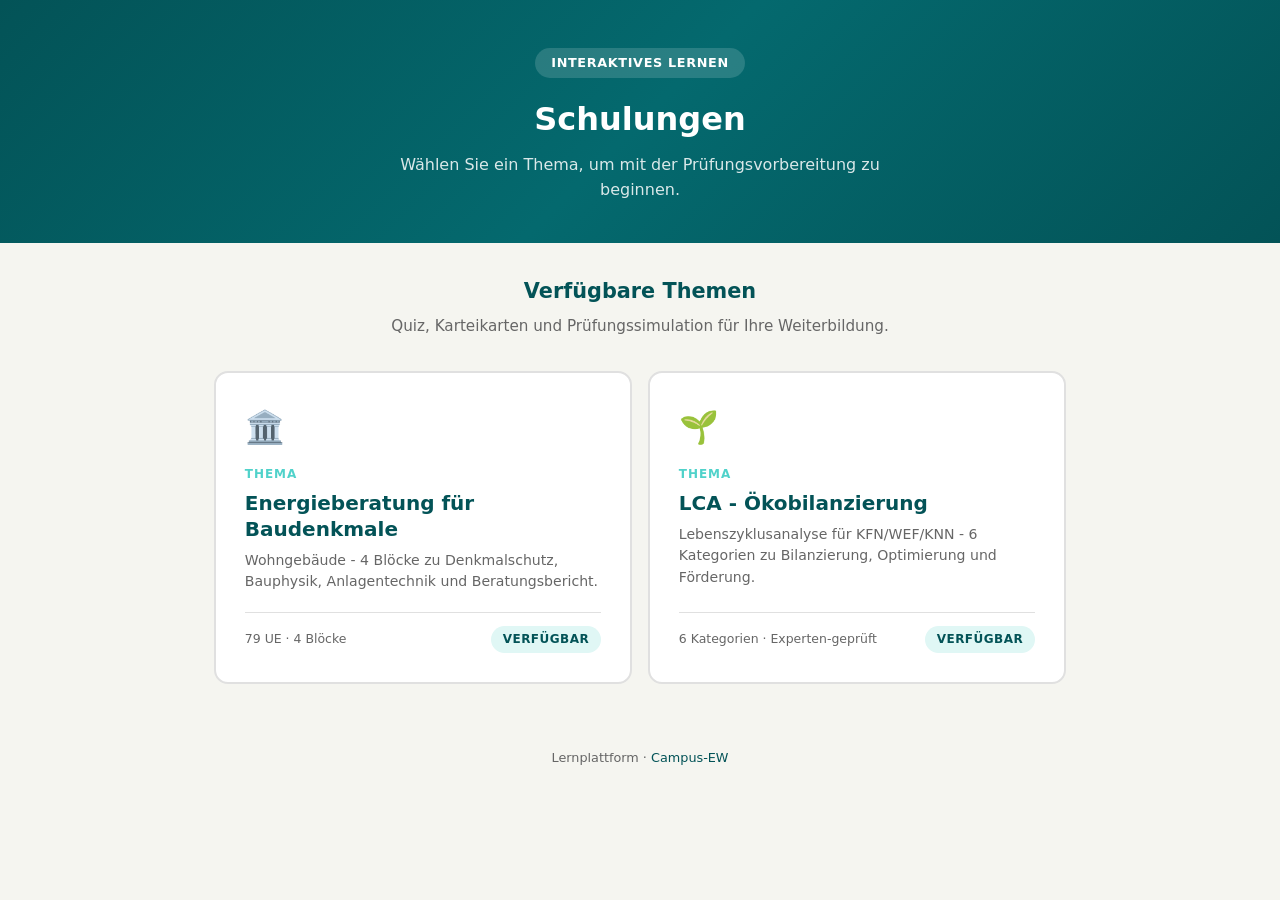
<file: index.html>
<!DOCTYPE html>
<html lang="de">
<head>
<meta charset="UTF-8">
<meta name="viewport" content="width=device-width, initial-scale=1.0">
<title>Schulungen - Lernplattform</title>
<style>
  :root {
    --primary: #035357;
    --accent: #50D2CA;
    --gold: #C59B00;
    --bg: #f5f5f0;
    --card: #fff;
    --text: #1a1a1a;
    --muted: #666;
    --border: #e0e0e0;
  }
  * { margin: 0; padding: 0; box-sizing: border-box; }
  body {
    font-family: 'Segoe UI', system-ui, -apple-system, sans-serif;
    background: var(--bg);
    color: var(--text);
    line-height: 1.6;
    min-height: 100vh;
  }

  header {
    background: linear-gradient(135deg, var(--primary) 0%, #04696e 50%, #035357 100%);
    color: white;
    padding: 3rem 2rem 2.5rem;
    text-align: center;
  }
  header .badge {
    display: inline-block;
    background: rgba(255,255,255,0.15);
    padding: 0.3rem 1rem;
    border-radius: 20px;
    font-size: 0.8rem;
    font-weight: 600;
    letter-spacing: 0.05em;
    text-transform: uppercase;
    margin-bottom: 1rem;
  }
  header h1 {
    font-size: 2rem;
    font-weight: 800;
    margin-bottom: 0.4rem;
  }
  header p {
    font-size: 1rem;
    opacity: 0.85;
    max-width: 500px;
    margin: 0 auto;
  }

  main {
    max-width: 900px;
    margin: 0 auto;
    padding: 2rem 1.5rem;
  }

  .intro {
    text-align: center;
    margin-bottom: 2rem;
  }
  .intro h2 {
    font-size: 1.3rem;
    color: var(--primary);
    margin-bottom: 0.4rem;
  }
  .intro p {
    font-size: 0.95rem;
    color: var(--muted);
  }

  .topics {
    display: grid;
    grid-template-columns: repeat(2, 1fr);
    gap: 1rem;
  }

  .topic-card {
    background: var(--card);
    border-radius: 14px;
    padding: 1.8rem;
    border: 2px solid var(--border);
    transition: all 0.25s;
    position: relative;
    overflow: hidden;
    display: flex;
    flex-direction: column;
  }
  .topic-card.available {
    cursor: pointer;
    text-decoration: none;
    color: inherit;
  }
  .topic-card.available:hover {
    border-color: var(--accent);
    transform: translateY(-3px);
    box-shadow: 0 8px 24px rgba(3,83,87,0.12);
  }
  .topic-card.pending {
    opacity: 0.55;
    cursor: default;
  }

  .topic-label {
    font-size: 0.75rem;
    font-weight: 700;
    text-transform: uppercase;
    letter-spacing: 0.08em;
    color: var(--accent);
    margin-bottom: 0.4rem;
  }
  .topic-card.pending .topic-label { color: var(--muted); }

  .topic-title {
    font-size: 1.25rem;
    font-weight: 700;
    color: var(--primary);
    margin-bottom: 0.5rem;
    line-height: 1.3;
  }
  .topic-card.pending .topic-title { color: var(--muted); }

  .topic-desc {
    font-size: 0.88rem;
    color: var(--muted);
    line-height: 1.5;
    flex: 1;
  }

  .topic-footer {
    display: flex;
    align-items: center;
    justify-content: space-between;
    margin-top: 1.2rem;
    padding-top: 0.8rem;
    border-top: 1px solid var(--border);
  }

  .topic-meta {
    font-size: 0.78rem;
    color: var(--muted);
  }

  .topic-status {
    font-size: 0.75rem;
    font-weight: 700;
    padding: 0.25rem 0.75rem;
    border-radius: 20px;
    text-transform: uppercase;
    letter-spacing: 0.04em;
  }
  .status-active {
    background: #e0f7f5;
    color: var(--primary);
  }
  .status-pending {
    background: #f0f0f0;
    color: #999;
  }

  .topic-icon {
    font-size: 2rem;
    margin-bottom: 0.75rem;
  }

  footer {
    text-align: center;
    padding: 2rem;
    color: var(--muted);
    font-size: 0.8rem;
  }
  footer a { color: var(--primary); text-decoration: none; }
  footer a:hover { text-decoration: underline; }

  /* Mobile */
  @media (max-width: 600px) {
    header { padding: 2rem 1.2rem 1.8rem; }
    header h1 { font-size: 1.5rem; }
    header p { font-size: 0.88rem; }
    main { padding: 1.25rem 0.75rem; }
    .topics { grid-template-columns: 1fr; gap: 0.75rem; }
    .topic-card { padding: 1.3rem; }
    .topic-title { font-size: 1.1rem; }
    .topic-icon { font-size: 1.6rem; margin-bottom: 0.5rem; }
    .intro { margin-bottom: 1.5rem; }
    .intro h2 { font-size: 1.15rem; }
  }

  @media (max-width: 360px) {
    header h1 { font-size: 1.3rem; }
    .topic-card { padding: 1rem; }
  }

  @media (hover: none) and (pointer: coarse) {
    .topic-card.available:hover { transform: none; box-shadow: none; }
    .topic-card.available:active { transform: scale(0.98); }
  }

  @supports (padding: env(safe-area-inset-bottom)) {
    footer { padding-bottom: max(2rem, env(safe-area-inset-bottom)); }
  }
</style>
</head>
<body>

<header>
  <div class="badge">Interaktives Lernen</div>
  <h1>Schulungen</h1>
  <p>Wählen Sie ein Thema, um mit der Prüfungsvorbereitung zu beginnen.</p>
</header>

<main>
  <div class="intro">
    <h2>Verfügbare Themen</h2>
    <p>Quiz, Karteikarten und Prüfungssimulation für Ihre Weiterbildung.</p>
  </div>

  <div class="topics">

    <a href="denkmalschutz/index.html" class="topic-card available">
      <div class="topic-icon">🏛️</div>
      <div class="topic-label">Thema</div>
      <div class="topic-title">Energieberatung für Baudenkmale</div>
      <div class="topic-desc">
        Wohngebäude - 4 Blöcke zu Denkmalschutz, Bauphysik, Anlagentechnik und Beratungsbericht.
      </div>
      <div class="topic-footer">
        <span class="topic-meta">79 UE &middot; 4 Blöcke</span>
        <span class="topic-status status-active">Verfügbar</span>
      </div>
    </a>

    <a href="lca/index.html" class="topic-card available">
      <div class="topic-icon">🌱</div>
      <div class="topic-label">Thema</div>
      <div class="topic-title">LCA - Ökobilanzierung</div>
      <div class="topic-desc">
        Lebenszyklusanalyse für KFN/WEF/KNN - 6 Kategorien zu Bilanzierung, Optimierung und Förderung.
      </div>
      <div class="topic-footer">
        <span class="topic-meta">6 Kategorien &middot; Experten-geprüft</span>
        <span class="topic-status status-active">Verfügbar</span>
      </div>
    </a>

  </div>
</main>

<footer>
  <p>Lernplattform &middot; <a href="https://campus-ew.de">Campus-EW</a></p>
</footer>

</body>
</html>
</file>
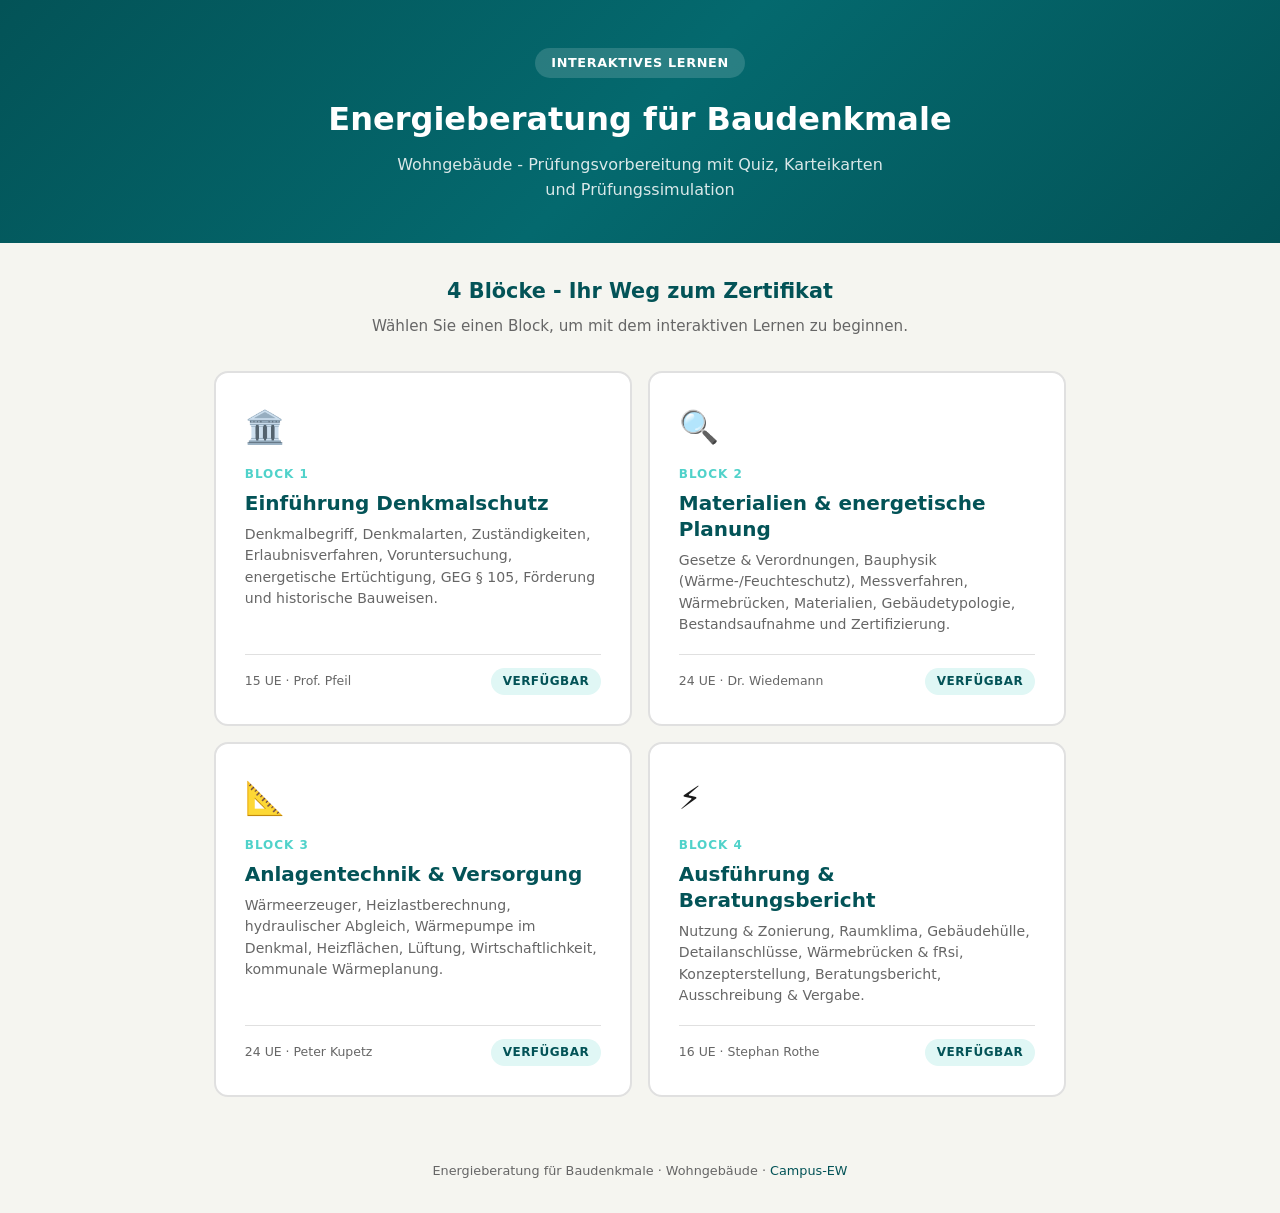
<file: denkmalschutz/index.html>
<!DOCTYPE html>
<html lang="de">
<head>
<meta charset="UTF-8">
<meta name="viewport" content="width=device-width, initial-scale=1.0">
<title>Energieberatung für Baudenkmale - Lernplattform</title>
<style>
  :root {
    --primary: #035357;
    --accent: #50D2CA;
    --gold: #C59B00;
    --bg: #f5f5f0;
    --card: #fff;
    --text: #1a1a1a;
    --muted: #666;
    --border: #e0e0e0;
  }
  * { margin: 0; padding: 0; box-sizing: border-box; }
  body {
    font-family: 'Segoe UI', system-ui, -apple-system, sans-serif;
    background: var(--bg);
    color: var(--text);
    line-height: 1.6;
    min-height: 100vh;
  }

  header {
    background: linear-gradient(135deg, var(--primary) 0%, #04696e 50%, #035357 100%);
    color: white;
    padding: 3rem 2rem 2.5rem;
    text-align: center;
  }
  header .badge {
    display: inline-block;
    background: rgba(255,255,255,0.15);
    padding: 0.3rem 1rem;
    border-radius: 20px;
    font-size: 0.8rem;
    font-weight: 600;
    letter-spacing: 0.05em;
    text-transform: uppercase;
    margin-bottom: 1rem;
  }
  header h1 {
    font-size: 2rem;
    font-weight: 800;
    margin-bottom: 0.4rem;
  }
  header p {
    font-size: 1rem;
    opacity: 0.85;
    max-width: 500px;
    margin: 0 auto;
  }

  main {
    max-width: 900px;
    margin: 0 auto;
    padding: 2rem 1.5rem;
  }

  .intro {
    text-align: center;
    margin-bottom: 2rem;
  }
  .intro h2 {
    font-size: 1.3rem;
    color: var(--primary);
    margin-bottom: 0.4rem;
  }
  .intro p {
    font-size: 0.95rem;
    color: var(--muted);
  }

  .blocks {
    display: grid;
    grid-template-columns: repeat(2, 1fr);
    gap: 1rem;
  }

  .block-card {
    background: var(--card);
    border-radius: 14px;
    padding: 1.8rem;
    border: 2px solid var(--border);
    transition: all 0.25s;
    position: relative;
    overflow: hidden;
    display: flex;
    flex-direction: column;
  }
  .block-card.available {
    cursor: pointer;
    text-decoration: none;
    color: inherit;
  }
  .block-card.available:hover {
    border-color: var(--accent);
    transform: translateY(-3px);
    box-shadow: 0 8px 24px rgba(3,83,87,0.12);
  }
  .block-card.pending {
    opacity: 0.55;
    cursor: default;
  }

  .block-number {
    font-size: 0.75rem;
    font-weight: 700;
    text-transform: uppercase;
    letter-spacing: 0.08em;
    color: var(--accent);
    margin-bottom: 0.4rem;
  }
  .block-card.pending .block-number { color: var(--muted); }

  .block-title {
    font-size: 1.25rem;
    font-weight: 700;
    color: var(--primary);
    margin-bottom: 0.5rem;
    line-height: 1.3;
  }
  .block-card.pending .block-title { color: var(--muted); }

  .block-desc {
    font-size: 0.88rem;
    color: var(--muted);
    line-height: 1.5;
    flex: 1;
  }

  .block-footer {
    display: flex;
    align-items: center;
    justify-content: space-between;
    margin-top: 1.2rem;
    padding-top: 0.8rem;
    border-top: 1px solid var(--border);
  }

  .block-meta {
    font-size: 0.78rem;
    color: var(--muted);
  }

  .block-status {
    font-size: 0.75rem;
    font-weight: 700;
    padding: 0.25rem 0.75rem;
    border-radius: 20px;
    text-transform: uppercase;
    letter-spacing: 0.04em;
  }
  .status-active {
    background: #e0f7f5;
    color: var(--primary);
  }
  .status-pending {
    background: #f0f0f0;
    color: #999;
  }

  .block-icon {
    font-size: 2rem;
    margin-bottom: 0.75rem;
  }

  footer {
    text-align: center;
    padding: 2rem;
    color: var(--muted);
    font-size: 0.8rem;
  }
  footer a { color: var(--primary); text-decoration: none; }
  footer a:hover { text-decoration: underline; }

  /* Mobile */
  @media (max-width: 600px) {
    header { padding: 2rem 1.2rem 1.8rem; }
    header h1 { font-size: 1.5rem; }
    header p { font-size: 0.88rem; }
    main { padding: 1.25rem 0.75rem; }
    .blocks { grid-template-columns: 1fr; gap: 0.75rem; }
    .block-card { padding: 1.3rem; }
    .block-title { font-size: 1.1rem; }
    .block-icon { font-size: 1.6rem; margin-bottom: 0.5rem; }
    .intro { margin-bottom: 1.5rem; }
    .intro h2 { font-size: 1.15rem; }
  }

  @media (max-width: 360px) {
    header h1 { font-size: 1.3rem; }
    .block-card { padding: 1rem; }
  }

  @media (hover: none) and (pointer: coarse) {
    .block-card.available:hover { transform: none; box-shadow: none; }
    .block-card.available:active { transform: scale(0.98); }
  }

  @supports (padding: env(safe-area-inset-bottom)) {
    footer { padding-bottom: max(2rem, env(safe-area-inset-bottom)); }
  }
</style>
</head>
<body>

<header>
  <div class="badge">Interaktives Lernen</div>
  <h1>Energieberatung für Baudenkmale</h1>
  <p>Wohngebäude - Prüfungsvorbereitung mit Quiz, Karteikarten und Prüfungssimulation</p>
</header>

<main>
  <div class="intro">
    <h2>4 Blöcke - Ihr Weg zum Zertifikat</h2>
    <p>Wählen Sie einen Block, um mit dem interaktiven Lernen zu beginnen.</p>
  </div>

  <div class="blocks">

    <a href="block1/block1.html" class="block-card available">
      <div class="block-icon">🏛️</div>
      <div class="block-number">Block 1</div>
      <div class="block-title">Einführung Denkmalschutz</div>
      <div class="block-desc">
        Denkmalbegriff, Denkmalarten, Zuständigkeiten, Erlaubnisverfahren, Voruntersuchung, energetische Ertüchtigung, GEG § 105, Förderung und historische Bauweisen.
      </div>
      <div class="block-footer">
        <span class="block-meta">15 UE &middot; Prof. Pfeil</span>
        <span class="block-status status-active">Verfügbar</span>
      </div>
    </a>

    <a href="block2/block2.html" class="block-card available">
      <div class="block-icon">🔍</div>
      <div class="block-number">Block 2</div>
      <div class="block-title">Materialien & energetische Planung</div>
      <div class="block-desc">
        Gesetze & Verordnungen, Bauphysik (Wärme-/Feuchteschutz), Messverfahren, Wärmebrücken, Materialien, Gebäudetypologie, Bestandsaufnahme und Zertifizierung.
      </div>
      <div class="block-footer">
        <span class="block-meta">24 UE &middot; Dr. Wiedemann</span>
        <span class="block-status status-active">Verfügbar</span>
      </div>
    </a>

    <a href="block3/block3.html" class="block-card available">
      <div class="block-icon">📐</div>
      <div class="block-number">Block 3</div>
      <div class="block-title">Anlagentechnik & Versorgung</div>
      <div class="block-desc">
        Wärmeerzeuger, Heizlastberechnung, hydraulischer Abgleich, Wärmepumpe im Denkmal, Heizflächen, Lüftung, Wirtschaftlichkeit, kommunale Wärmeplanung.
      </div>
      <div class="block-footer">
        <span class="block-meta">24 UE &middot; Peter Kupetz</span>
        <span class="block-status status-active">Verfügbar</span>
      </div>
    </a>

    <a href="block4/block4.html" class="block-card available">
      <div class="block-icon">⚡</div>
      <div class="block-number">Block 4</div>
      <div class="block-title">Ausführung & Beratungsbericht</div>
      <div class="block-desc">
        Nutzung & Zonierung, Raumklima, Gebäudehülle, Detailanschlüsse, Wärmebrücken & fRsi, Konzepterstellung, Beratungsbericht, Ausschreibung & Vergabe.
      </div>
      <div class="block-footer">
        <span class="block-meta">16 UE &middot; Stephan Rothe</span>
        <span class="block-status status-active">Verfügbar</span>
      </div>
    </a>

  </div>
</main>

<footer>
  <p>Energieberatung für Baudenkmale &middot; Wohngebäude &middot; <a href="https://campus-ew.de">Campus-EW</a></p>
</footer>

</body>
</html>
</file>
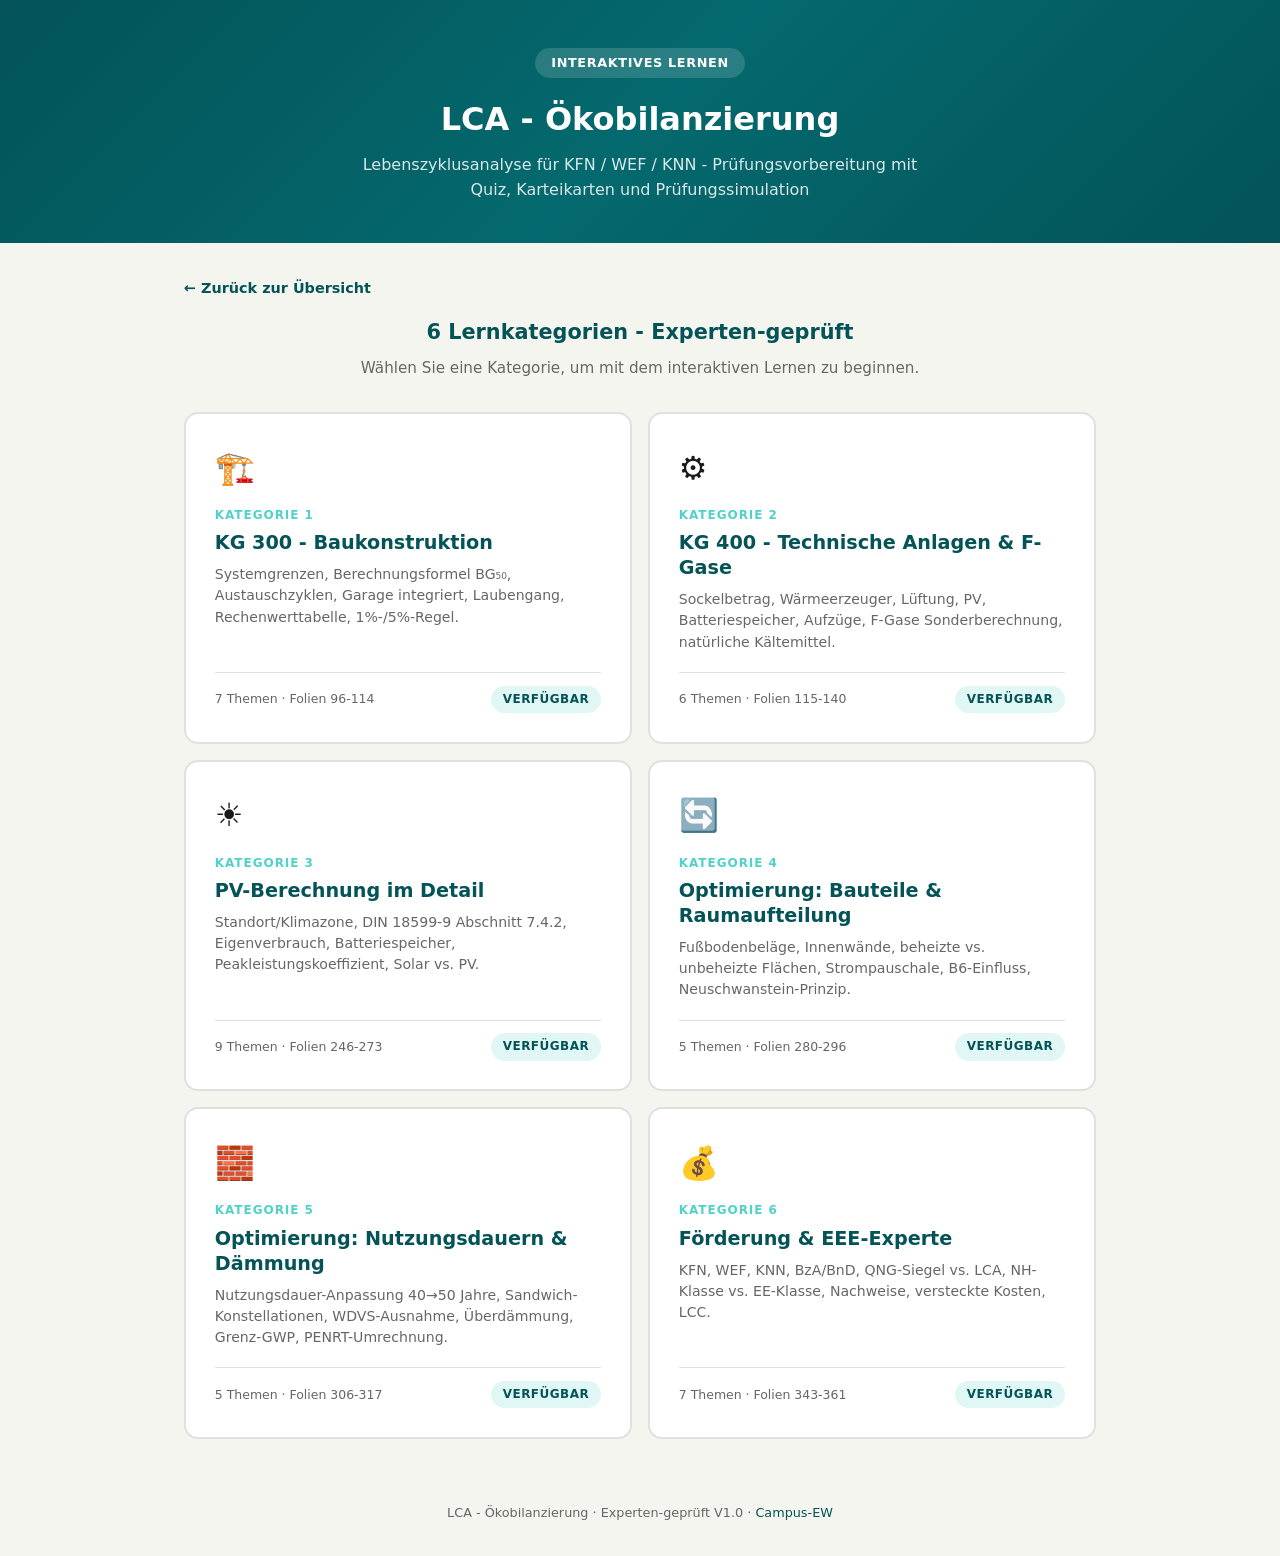
<file: lca/index.html>
<!DOCTYPE html>
<html lang="de">
<head>
<meta charset="UTF-8">
<meta name="viewport" content="width=device-width, initial-scale=1.0">
<title>LCA - Ökobilanzierung - Lernplattform</title>
<style>
  :root {
    --primary: #035357;
    --accent: #50D2CA;
    --gold: #C59B00;
    --bg: #f5f5f0;
    --card: #fff;
    --text: #1a1a1a;
    --muted: #666;
    --border: #e0e0e0;
  }
  * { margin: 0; padding: 0; box-sizing: border-box; }
  body {
    font-family: 'Segoe UI', system-ui, -apple-system, sans-serif;
    background: var(--bg);
    color: var(--text);
    line-height: 1.6;
    min-height: 100vh;
  }

  header {
    background: linear-gradient(135deg, var(--primary) 0%, #04696e 50%, #035357 100%);
    color: white;
    padding: 3rem 2rem 2.5rem;
    text-align: center;
  }
  header .badge {
    display: inline-block;
    background: rgba(255,255,255,0.15);
    padding: 0.3rem 1rem;
    border-radius: 20px;
    font-size: 0.8rem;
    font-weight: 600;
    letter-spacing: 0.05em;
    text-transform: uppercase;
    margin-bottom: 1rem;
  }
  header h1 { font-size: 2rem; font-weight: 800; margin-bottom: 0.4rem; }
  header p { font-size: 1rem; opacity: 0.85; max-width: 560px; margin: 0 auto; }

  main { max-width: 960px; margin: 0 auto; padding: 2rem 1.5rem; }

  .intro { text-align: center; margin-bottom: 2rem; }
  .intro h2 { font-size: 1.3rem; color: var(--primary); margin-bottom: 0.4rem; }
  .intro p { font-size: 0.95rem; color: var(--muted); }

  .blocks { display: grid; grid-template-columns: repeat(2, 1fr); gap: 1rem; }

  .block-card {
    background: var(--card);
    border-radius: 14px;
    padding: 1.8rem;
    border: 2px solid var(--border);
    transition: all 0.25s;
    position: relative;
    overflow: hidden;
    display: flex;
    flex-direction: column;
    cursor: pointer;
    text-decoration: none;
    color: inherit;
  }
  .block-card:hover {
    border-color: var(--accent);
    transform: translateY(-3px);
    box-shadow: 0 8px 24px rgba(3,83,87,0.12);
  }

  .block-number {
    font-size: 0.75rem;
    font-weight: 700;
    text-transform: uppercase;
    letter-spacing: 0.08em;
    color: var(--accent);
    margin-bottom: 0.4rem;
  }

  .block-title {
    font-size: 1.2rem;
    font-weight: 700;
    color: var(--primary);
    margin-bottom: 0.5rem;
    line-height: 1.3;
  }

  .block-desc {
    font-size: 0.88rem;
    color: var(--muted);
    line-height: 1.5;
    flex: 1;
  }

  .block-footer {
    display: flex;
    align-items: center;
    justify-content: space-between;
    margin-top: 1.2rem;
    padding-top: 0.8rem;
    border-top: 1px solid var(--border);
  }

  .block-meta { font-size: 0.78rem; color: var(--muted); }

  .block-status {
    font-size: 0.75rem;
    font-weight: 700;
    padding: 0.25rem 0.75rem;
    border-radius: 20px;
    text-transform: uppercase;
    letter-spacing: 0.04em;
    background: #e0f7f5;
    color: var(--primary);
  }

  .block-icon { font-size: 2rem; margin-bottom: 0.75rem; }

  .back-link {
    display: inline-block;
    margin-bottom: 1rem;
    color: var(--primary);
    text-decoration: none;
    font-size: 0.9rem;
    font-weight: 600;
  }
  .back-link:hover { text-decoration: underline; }

  footer { text-align: center; padding: 2rem; color: var(--muted); font-size: 0.8rem; }
  footer a { color: var(--primary); text-decoration: none; }
  footer a:hover { text-decoration: underline; }

  @media (max-width: 600px) {
    header { padding: 2rem 1.2rem 1.8rem; }
    header h1 { font-size: 1.5rem; }
    header p { font-size: 0.88rem; }
    main { padding: 1.25rem 0.75rem; }
    .blocks { grid-template-columns: 1fr; gap: 0.75rem; }
    .block-card { padding: 1.3rem; }
    .block-title { font-size: 1.05rem; }
    .block-icon { font-size: 1.6rem; margin-bottom: 0.5rem; }
    .intro { margin-bottom: 1.5rem; }
    .intro h2 { font-size: 1.15rem; }
  }

  @media (max-width: 360px) {
    header h1 { font-size: 1.3rem; }
    .block-card { padding: 1rem; }
  }

  @media (hover: none) and (pointer: coarse) {
    .block-card:hover { transform: none; box-shadow: none; }
    .block-card:active { transform: scale(0.98); }
  }

  @supports (padding: env(safe-area-inset-bottom)) {
    footer { padding-bottom: max(2rem, env(safe-area-inset-bottom)); }
  }
</style>
</head>
<body>

<header>
  <div class="badge">Interaktives Lernen</div>
  <h1>LCA - Ökobilanzierung</h1>
  <p>Lebenszyklusanalyse für KFN / WEF / KNN - Prüfungsvorbereitung mit Quiz, Karteikarten und Prüfungssimulation</p>
</header>

<main>
  <a href="../index.html" class="back-link">&larr; Zurück zur Übersicht</a>
  <div class="intro">
    <h2>6 Lernkategorien - Experten-geprüft</h2>
    <p>Wählen Sie eine Kategorie, um mit dem interaktiven Lernen zu beginnen.</p>
  </div>

  <div class="blocks">

    <a href="kategorie1/kategorie1.html" class="block-card">
      <div class="block-icon">🏗️</div>
      <div class="block-number">Kategorie 1</div>
      <div class="block-title">KG 300 - Baukonstruktion</div>
      <div class="block-desc">
        Systemgrenzen, Berechnungsformel BG₅₀, Austauschzyklen, Garage integriert, Laubengang, Rechenwerttabelle, 1%-/5%-Regel.
      </div>
      <div class="block-footer">
        <span class="block-meta">7 Themen &middot; Folien 96-114</span>
        <span class="block-status">Verfügbar</span>
      </div>
    </a>

    <a href="kategorie2/kategorie2.html" class="block-card">
      <div class="block-icon">⚙️</div>
      <div class="block-number">Kategorie 2</div>
      <div class="block-title">KG 400 - Technische Anlagen & F-Gase</div>
      <div class="block-desc">
        Sockelbetrag, Wärmeerzeuger, Lüftung, PV, Batteriespeicher, Aufzüge, F-Gase Sonderberechnung, natürliche Kältemittel.
      </div>
      <div class="block-footer">
        <span class="block-meta">6 Themen &middot; Folien 115-140</span>
        <span class="block-status">Verfügbar</span>
      </div>
    </a>

    <a href="kategorie3/kategorie3.html" class="block-card">
      <div class="block-icon">☀️</div>
      <div class="block-number">Kategorie 3</div>
      <div class="block-title">PV-Berechnung im Detail</div>
      <div class="block-desc">
        Standort/Klimazone, DIN 18599-9 Abschnitt 7.4.2, Eigenverbrauch, Batteriespeicher, Peakleistungskoeffizient, Solar vs. PV.
      </div>
      <div class="block-footer">
        <span class="block-meta">9 Themen &middot; Folien 246-273</span>
        <span class="block-status">Verfügbar</span>
      </div>
    </a>

    <a href="kategorie4/kategorie4.html" class="block-card">
      <div class="block-icon">🔄</div>
      <div class="block-number">Kategorie 4</div>
      <div class="block-title">Optimierung: Bauteile & Raumaufteilung</div>
      <div class="block-desc">
        Fußbodenbeläge, Innenwände, beheizte vs. unbeheizte Flächen, Strompauschale, B6-Einfluss, Neuschwanstein-Prinzip.
      </div>
      <div class="block-footer">
        <span class="block-meta">5 Themen &middot; Folien 280-296</span>
        <span class="block-status">Verfügbar</span>
      </div>
    </a>

    <a href="kategorie5/kategorie5.html" class="block-card">
      <div class="block-icon">🧱</div>
      <div class="block-number">Kategorie 5</div>
      <div class="block-title">Optimierung: Nutzungsdauern & Dämmung</div>
      <div class="block-desc">
        Nutzungsdauer-Anpassung 40→50 Jahre, Sandwich-Konstellationen, WDVS-Ausnahme, Überdämmung, Grenz-GWP, PENRT-Umrechnung.
      </div>
      <div class="block-footer">
        <span class="block-meta">5 Themen &middot; Folien 306-317</span>
        <span class="block-status">Verfügbar</span>
      </div>
    </a>

    <a href="kategorie6/kategorie6.html" class="block-card">
      <div class="block-icon">💰</div>
      <div class="block-number">Kategorie 6</div>
      <div class="block-title">Förderung & EEE-Experte</div>
      <div class="block-desc">
        KFN, WEF, KNN, BzA/BnD, QNG-Siegel vs. LCA, NH-Klasse vs. EE-Klasse, Nachweise, versteckte Kosten, LCC.
      </div>
      <div class="block-footer">
        <span class="block-meta">7 Themen &middot; Folien 343-361</span>
        <span class="block-status">Verfügbar</span>
      </div>
    </a>

  </div>
</main>

<footer>
  <p>LCA - Ökobilanzierung &middot; Experten-geprüft V1.0 &middot; <a href="https://campus-ew.de">Campus-EW</a></p>
</footer>

</body>
</html>
</file>
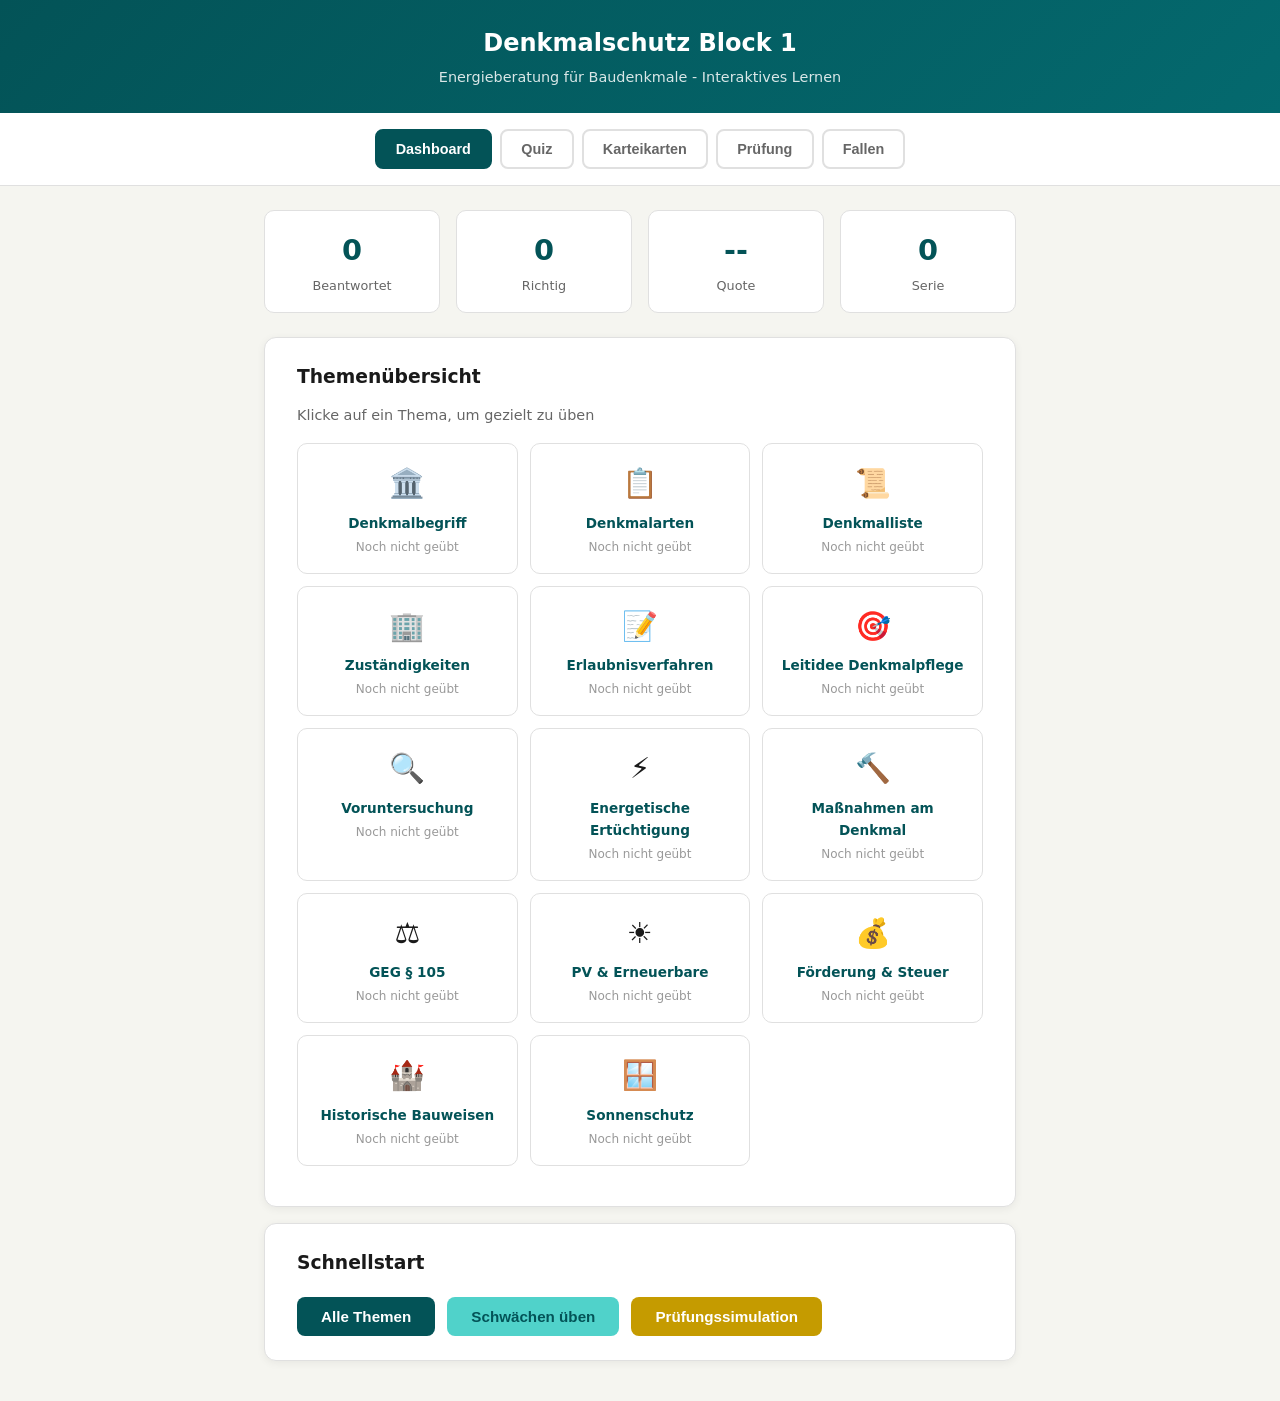
<file: block1/block1.html>
<!DOCTYPE html>
<html lang="de">
<head>
<meta charset="UTF-8">
<meta name="viewport" content="width=device-width, initial-scale=1.0">
<title>Denkmalschutz Block 1 - Interaktives Lernen</title>
<style>
  :root {
    --primary: #035357;
    --accent: #50D2CA;
    --gold: #C59B00;
    --warn: #c00;
    --success: #2e7d32;
    --bg: #f5f5f0;
    --card: #fff;
    --text: #1a1a1a;
    --muted: #666;
    --border: #e0e0e0;
  }
  * { margin: 0; padding: 0; box-sizing: border-box; }
  body {
    font-family: 'Segoe UI', system-ui, -apple-system, sans-serif;
    background: var(--bg);
    color: var(--text);
    line-height: 1.6;
    min-height: 100vh;
  }

  /* Header */
  header {
    background: linear-gradient(135deg, var(--primary), #04696e);
    color: white;
    padding: 1.5rem 2rem;
    text-align: center;
    box-shadow: 0 2px 12px rgba(0,0,0,0.15);
  }
  header h1 { font-size: 1.5rem; font-weight: 700; margin-bottom: 0.25rem; }
  header p { font-size: 0.9rem; opacity: 0.85; }

  /* Navigation */
  .nav {
    display: flex;
    justify-content: center;
    gap: 0.5rem;
    padding: 1rem;
    background: white;
    border-bottom: 1px solid var(--border);
    flex-wrap: wrap;
    position: sticky;
    top: 0;
    z-index: 100;
  }
  .nav button {
    padding: 0.6rem 1.2rem;
    border: 2px solid var(--border);
    border-radius: 8px;
    background: white;
    cursor: pointer;
    font-size: 0.9rem;
    font-weight: 600;
    color: var(--muted);
    transition: all 0.2s;
  }
  .nav button:hover { border-color: var(--accent); color: var(--primary); }
  .nav button.active {
    background: var(--primary);
    color: white;
    border-color: var(--primary);
  }

  /* Main */
  main {
    max-width: 800px;
    margin: 0 auto;
    padding: 1.5rem;
  }

  /* Cards */
  .card {
    background: var(--card);
    border-radius: 12px;
    padding: 1.5rem 2rem;
    margin-bottom: 1rem;
    box-shadow: 0 2px 8px rgba(0,0,0,0.06);
    border: 1px solid var(--border);
  }

  /* Sections hidden by default */
  .section { display: none; }
  .section.active { display: block; }

  /* Progress bar */
  .progress-bar {
    width: 100%;
    height: 8px;
    background: var(--border);
    border-radius: 4px;
    margin: 1rem 0;
    overflow: hidden;
  }
  .progress-bar .fill {
    height: 100%;
    background: linear-gradient(90deg, var(--accent), var(--primary));
    border-radius: 4px;
    transition: width 0.4s ease;
  }

  /* Stats */
  .stats {
    display: flex;
    gap: 1rem;
    margin-bottom: 1.5rem;
    flex-wrap: wrap;
  }
  .stat {
    flex: 1;
    min-width: 120px;
    background: white;
    border-radius: 10px;
    padding: 1rem;
    text-align: center;
    border: 1px solid var(--border);
  }
  .stat .num {
    font-size: 1.8rem;
    font-weight: 800;
    color: var(--primary);
  }
  .stat .label { font-size: 0.8rem; color: var(--muted); margin-top: 0.2rem; }

  /* Quiz */
  .question-header {
    display: flex;
    justify-content: space-between;
    align-items: center;
    margin-bottom: 0.5rem;
  }
  .q-type {
    font-size: 0.75rem;
    padding: 0.2rem 0.6rem;
    border-radius: 20px;
    font-weight: 600;
    text-transform: uppercase;
  }
  .q-type.sc { background: #e3f2fd; color: #1565c0; }
  .q-type.mc { background: #f3e5f5; color: #7b1fa2; }
  .q-type.ft { background: #fff3e0; color: #e65100; }
  .q-num { font-size: 0.85rem; color: var(--muted); }
  .q-topic { font-size: 0.75rem; color: var(--accent); margin-bottom: 0.5rem; }
  .question-text {
    font-size: 1.1rem;
    font-weight: 600;
    margin-bottom: 1.2rem;
    line-height: 1.5;
  }

  /* Options */
  .options { display: flex; flex-direction: column; gap: 0.5rem; }
  .option {
    display: flex;
    align-items: flex-start;
    gap: 0.75rem;
    padding: 0.8rem 1rem;
    border: 2px solid var(--border);
    border-radius: 8px;
    cursor: pointer;
    transition: all 0.2s;
    user-select: none;
  }
  .option:hover { border-color: var(--accent); background: #f8fffe; }
  .option.selected { border-color: var(--primary); background: #e8f5f5; }
  .option.correct { border-color: var(--success); background: #e8f5e9; }
  .option.wrong { border-color: var(--warn); background: #ffebee; }
  .option .marker {
    width: 22px;
    height: 22px;
    border: 2px solid var(--border);
    border-radius: 50%;
    flex-shrink: 0;
    display: flex;
    align-items: center;
    justify-content: center;
    font-size: 0.75rem;
    font-weight: 700;
    margin-top: 1px;
    transition: all 0.2s;
  }
  .option.mc-option .marker { border-radius: 4px; }
  .option.selected .marker { border-color: var(--primary); background: var(--primary); color: white; }
  .option.correct .marker { border-color: var(--success); background: var(--success); color: white; }
  .option.wrong .marker { border-color: var(--warn); background: var(--warn); color: white; }
  .option-text { font-size: 0.95rem; }

  /* Free text */
  .ft-input {
    width: 100%;
    min-height: 100px;
    padding: 0.8rem 1rem;
    border: 2px solid var(--border);
    border-radius: 8px;
    font-family: inherit;
    font-size: 0.95rem;
    resize: vertical;
    transition: border-color 0.2s;
  }
  .ft-input:focus { outline: none; border-color: var(--accent); }

  /* Feedback */
  .feedback {
    margin-top: 1rem;
    padding: 1rem 1.2rem;
    border-radius: 8px;
    font-size: 0.9rem;
    line-height: 1.6;
    display: none;
  }
  .feedback.show { display: block; }
  .feedback.correct-fb { background: #e8f5e9; border-left: 4px solid var(--success); }
  .feedback.wrong-fb { background: #ffebee; border-left: 4px solid var(--warn); }
  .feedback.info-fb { background: #e3f2fd; border-left: 4px solid #1565c0; }
  .feedback strong { display: block; margin-bottom: 0.3rem; }

  /* Buttons */
  .btn {
    padding: 0.7rem 1.5rem;
    border: none;
    border-radius: 8px;
    font-size: 0.95rem;
    font-weight: 600;
    cursor: pointer;
    transition: all 0.2s;
  }
  .btn-primary { background: var(--primary); color: white; }
  .btn-primary:hover { background: #046a6f; }
  .btn-accent { background: var(--accent); color: var(--primary); }
  .btn-accent:hover { background: #3fc4bc; }
  .btn-outline { background: white; color: var(--primary); border: 2px solid var(--primary); }
  .btn-outline:hover { background: var(--primary); color: white; }
  .btn-gold { background: var(--gold); color: white; }
  .btn-gold:hover { background: #a88200; }
  .btn:disabled { opacity: 0.4; cursor: not-allowed; }

  .btn-row {
    display: flex;
    gap: 0.75rem;
    margin-top: 1.2rem;
    flex-wrap: wrap;
  }

  /* Flashcard */
  .flashcard-container { perspective: 1000px; margin: 1rem 0; }
  .flashcard {
    width: 100%;
    min-height: 250px;
    position: relative;
    cursor: pointer;
    transition: transform 0.6s;
    transform-style: preserve-3d;
  }
  .flashcard.flipped { transform: rotateY(180deg); }
  .flashcard-face {
    position: absolute;
    width: 100%;
    min-height: 250px;
    backface-visibility: hidden;
    border-radius: 12px;
    padding: 2rem;
    display: flex;
    flex-direction: column;
    justify-content: center;
    align-items: center;
    text-align: center;
    box-shadow: 0 4px 16px rgba(0,0,0,0.1);
  }
  .flashcard-front {
    background: linear-gradient(135deg, var(--primary), #04696e);
    color: white;
  }
  .flashcard-front h3 { font-size: 1.3rem; margin-bottom: 0.5rem; }
  .flashcard-front .hint { font-size: 0.85rem; opacity: 0.7; margin-top: 1rem; }
  .flashcard-back {
    background: white;
    border: 2px solid var(--accent);
    transform: rotateY(180deg);
    text-align: left;
  }
  .flashcard-back h4 { color: var(--primary); margin-bottom: 0.75rem; }
  .flashcard-back ul { padding-left: 1.2rem; }
  .flashcard-back li { margin-bottom: 0.3rem; font-size: 0.95rem; }

  .fc-nav {
    display: flex;
    justify-content: space-between;
    align-items: center;
    margin-top: 1rem;
  }
  .fc-counter { font-size: 0.9rem; color: var(--muted); font-weight: 600; }

  /* Topic filter */
  .topic-filter {
    display: flex;
    flex-wrap: wrap;
    gap: 0.4rem;
    margin-bottom: 1.5rem;
  }
  .topic-btn {
    padding: 0.35rem 0.8rem;
    border: 1px solid var(--border);
    border-radius: 20px;
    background: white;
    cursor: pointer;
    font-size: 0.8rem;
    transition: all 0.2s;
  }
  .topic-btn:hover { border-color: var(--accent); }
  .topic-btn.active { background: var(--primary); color: white; border-color: var(--primary); }

  /* Exam mode */
  .exam-timer {
    font-size: 1.5rem;
    font-weight: 700;
    color: var(--primary);
    text-align: center;
    padding: 0.5rem;
  }
  .exam-timer.warning { color: var(--warn); }

  /* Results */
  .result-circle {
    width: 140px;
    height: 140px;
    border-radius: 50%;
    display: flex;
    flex-direction: column;
    align-items: center;
    justify-content: center;
    margin: 1rem auto;
    font-weight: 800;
    font-size: 2rem;
    border: 6px solid;
  }
  .result-circle.pass { border-color: var(--success); color: var(--success); }
  .result-circle.fail { border-color: var(--warn); color: var(--warn); }
  .result-circle small { font-size: 0.8rem; font-weight: 600; }

  /* Merksatz */
  .merksatz {
    background: linear-gradient(135deg, #fff9e6, #fff3cc);
    border-left: 4px solid var(--gold);
    padding: 0.8rem 1rem;
    border-radius: 0 8px 8px 0;
    margin: 0.75rem 0;
    font-size: 0.9rem;
  }
  .merksatz::before { content: "Merksatz: "; font-weight: 700; color: var(--gold); }

  /* Trap */
  .trap {
    background: #ffebee;
    border-left: 4px solid var(--warn);
    padding: 0.8rem 1rem;
    border-radius: 0 8px 8px 0;
    margin: 0.75rem 0;
    font-size: 0.9rem;
  }
  .trap::before { content: "Prüfungsfalle: "; font-weight: 700; color: var(--warn); }

  /* Checklist */
  .checklist { list-style: none; padding: 0; }
  .checklist li {
    padding: 0.5rem 0;
    border-bottom: 1px solid var(--border);
    display: flex;
    align-items: center;
    gap: 0.5rem;
    font-size: 0.9rem;
  }
  .checklist li::before { content: ""; display: inline-block; width: 8px; height: 8px; border-radius: 50%; background: var(--accent); flex-shrink: 0; }

  /* ===== MOBILE RESPONSIVE ===== */

  /* Tablet */
  @media (max-width: 768px) {
    main { padding: 1rem; }
    .card { padding: 1.2rem 1.2rem; }
    .topic-grid { grid-template-columns: repeat(auto-fill, minmax(140px, 1fr)); gap: 0.5rem; }
    .flashcard, .flashcard-face { min-height: 220px; }
    .flashcard-face { padding: 1.5rem; }
  }

  /* Phone */
  @media (max-width: 480px) {
    /* Header compact */
    header { padding: 1rem 1rem; }
    header h1 { font-size: 1.15rem; }
    header p { font-size: 0.8rem; }

    /* Nav as horizontal scrollable strip */
    .nav {
      justify-content: flex-start;
      gap: 0.4rem;
      padding: 0.6rem 0.75rem;
      overflow-x: auto;
      flex-wrap: nowrap;
      -webkit-overflow-scrolling: touch;
      scrollbar-width: none;
    }
    .nav::-webkit-scrollbar { display: none; }
    .nav button {
      padding: 0.45rem 0.75rem;
      font-size: 0.8rem;
      white-space: nowrap;
      flex-shrink: 0;
      border-width: 1.5px;
    }

    /* Main */
    main { padding: 0.75rem; }

    /* Cards */
    .card {
      padding: 1rem;
      border-radius: 10px;
      margin-bottom: 0.75rem;
    }

    /* Stats row: 2x2 grid instead of 4 across */
    .stats {
      display: grid;
      grid-template-columns: 1fr 1fr;
      gap: 0.5rem;
      margin-bottom: 1rem;
    }
    .stat {
      min-width: 0;
      padding: 0.75rem 0.5rem;
      border-radius: 8px;
    }
    .stat .num { font-size: 1.4rem; }
    .stat .label { font-size: 0.7rem; }

    /* Topic grid: 3 columns compact */
    .topic-grid {
      grid-template-columns: repeat(3, 1fr);
      gap: 0.4rem;
    }
    .topic-card {
      padding: 0.6rem 0.4rem;
      border-radius: 8px;
    }
    .topic-card .icon { font-size: 1.4rem; margin-bottom: 0.2rem; }
    .topic-card h4 { font-size: 0.7rem; line-height: 1.3; }
    .topic-card .score { font-size: 0.65rem; }

    /* Topic filter pills: smaller, scroll if needed */
    .topic-filter {
      gap: 0.3rem;
      margin-bottom: 1rem;
    }
    .topic-btn {
      padding: 0.3rem 0.6rem;
      font-size: 0.72rem;
    }

    /* Quiz question */
    .question-text {
      font-size: 1rem;
      margin-bottom: 1rem;
    }
    .q-type { font-size: 0.68rem; padding: 0.15rem 0.5rem; }
    .q-num { font-size: 0.78rem; }
    .q-topic { font-size: 0.7rem; }

    /* Options: more touch-friendly */
    .options { gap: 0.4rem; }
    .option {
      padding: 0.7rem 0.8rem;
      gap: 0.6rem;
      border-radius: 8px;
      border-width: 1.5px;
      -webkit-tap-highlight-color: transparent;
    }
    .option .marker {
      width: 24px;
      height: 24px;
      font-size: 0.72rem;
    }
    .option-text { font-size: 0.88rem; }

    /* Free text input */
    .ft-input {
      min-height: 80px;
      font-size: 16px; /* prevents iOS zoom on focus */
      padding: 0.7rem 0.8rem;
    }

    /* Feedback */
    .feedback {
      padding: 0.8rem 1rem;
      font-size: 0.85rem;
    }

    /* Buttons: full width on mobile */
    .btn {
      padding: 0.65rem 1rem;
      font-size: 0.88rem;
    }
    .btn-row {
      gap: 0.5rem;
      margin-top: 1rem;
    }
    .btn-row .btn {
      flex: 1;
      min-width: 0;
      text-align: center;
    }

    /* Flashcards */
    .flashcard-container { margin: 0.75rem 0; }
    .flashcard, .flashcard-face {
      min-height: 200px;
    }
    .flashcard-face { padding: 1.2rem; }
    .flashcard-front h3 { font-size: 1.1rem; }
    .flashcard-front .hint { font-size: 0.78rem; }
    .flashcard-back h4 { font-size: 0.95rem; margin-bottom: 0.5rem; }
    .flashcard-back ul { padding-left: 1rem; }
    .flashcard-back li { font-size: 0.85rem; margin-bottom: 0.25rem; }

    .fc-nav { margin-top: 0.75rem; }
    .fc-nav .btn { padding: 0.5rem 1rem; font-size: 0.85rem; }
    .fc-counter { font-size: 0.8rem; }

    /* Exam timer */
    .exam-timer { font-size: 1.3rem; padding: 0.3rem; }

    /* Results */
    .result-circle {
      width: 110px;
      height: 110px;
      font-size: 1.6rem;
      border-width: 5px;
    }
    .result-circle small { font-size: 0.7rem; }

    /* Merksatz & Trap */
    .merksatz, .trap {
      padding: 0.7rem 0.8rem;
      font-size: 0.83rem;
      margin: 0.5rem 0;
    }

    /* Freitext-Schema ordered list */
    .card ol {
      padding-left: 1.2rem;
      font-size: 0.83rem;
      line-height: 1.8;
    }

    /* Progress bar slightly thicker for visibility */
    .progress-bar { height: 6px; margin: 0.75rem 0; }
  }

  /* Very small phones (iPhone SE, etc.) */
  @media (max-width: 360px) {
    .topic-grid { grid-template-columns: repeat(2, 1fr); }
    .stats { gap: 0.4rem; }
    .stat .num { font-size: 1.2rem; }
    .nav button { padding: 0.4rem 0.6rem; font-size: 0.75rem; }
    .flashcard, .flashcard-face { min-height: 180px; }
    .flashcard-face { padding: 1rem; }
    .flashcard-front h3 { font-size: 1rem; }
  }

  /* Touch device improvements */
  @media (hover: none) and (pointer: coarse) {
    .option:hover { border-color: var(--border); background: transparent; }
    .option.selected:hover { border-color: var(--primary); background: #e8f5f5; }
    .topic-card:hover { transform: none; box-shadow: none; }
    .topic-card:active { transform: scale(0.97); }
    .option:active { background: #f0f0f0; }
    .btn:active { transform: scale(0.97); }
  }

  /* Safe area for notched phones */
  @supports (padding: env(safe-area-inset-bottom)) {
    body { padding-bottom: env(safe-area-inset-bottom); }
    .nav { padding-left: max(0.75rem, env(safe-area-inset-left)); padding-right: max(0.75rem, env(safe-area-inset-right)); }
  }

  /* Animations */
  @keyframes slideIn { from { opacity: 0; transform: translateY(10px); } to { opacity: 1; transform: translateY(0); } }
  .card { animation: slideIn 0.3s ease; }

  /* Topic overview grid */
  .topic-grid { display: grid; grid-template-columns: repeat(auto-fill, minmax(220px, 1fr)); gap: 0.75rem; margin: 1rem 0; }
  .topic-card {
    background: white;
    border-radius: 10px;
    padding: 1rem;
    border: 1px solid var(--border);
    cursor: pointer;
    transition: all 0.2s;
    text-align: center;
  }
  .topic-card:hover { border-color: var(--accent); transform: translateY(-2px); box-shadow: 0 4px 12px rgba(0,0,0,0.08); }
  .topic-card .icon { font-size: 1.8rem; margin-bottom: 0.4rem; }
  .topic-card h4 { font-size: 0.85rem; color: var(--primary); margin-bottom: 0.2rem; }
  .topic-card .score { font-size: 0.75rem; color: var(--muted); }
</style>
</head>
<body>

<header>
  <h1>Denkmalschutz Block 1</h1>
  <p>Energieberatung für Baudenkmale - Interaktives Lernen</p>
</header>

<nav class="nav">
  <button class="active" onclick="showSection('dashboard')">Dashboard</button>
  <button onclick="showSection('quiz')">Quiz</button>
  <button onclick="showSection('flashcards')">Karteikarten</button>
  <button onclick="showSection('exam')">Prüfung</button>
  <button onclick="showSection('traps')">Fallen</button>
</nav>

<main>

  <!-- DASHBOARD -->
  <div id="dashboard" class="section active">
    <div class="stats">
      <div class="stat"><div class="num" id="stat-answered">0</div><div class="label">Beantwortet</div></div>
      <div class="stat"><div class="num" id="stat-correct">0</div><div class="label">Richtig</div></div>
      <div class="stat"><div class="num" id="stat-rate">--</div><div class="label">Quote</div></div>
      <div class="stat"><div class="num" id="stat-streak">0</div><div class="label">Serie</div></div>
    </div>

    <div class="card">
      <h3 style="margin-bottom: 0.75rem;">Themenübersicht</h3>
      <p style="font-size: 0.9rem; color: var(--muted); margin-bottom: 1rem;">Klicke auf ein Thema, um gezielt zu üben</p>
      <div class="topic-grid" id="topic-grid"></div>
    </div>

    <div class="card">
      <h3 style="margin-bottom: 0.75rem;">Schnellstart</h3>
      <div class="btn-row">
        <button class="btn btn-primary" onclick="startQuiz('all')">Alle Themen</button>
        <button class="btn btn-accent" onclick="startQuiz('weak')">Schwächen üben</button>
        <button class="btn btn-gold" onclick="showSection('exam')">Prüfungssimulation</button>
      </div>
    </div>
  </div>

  <!-- QUIZ -->
  <div id="quiz" class="section">
    <div class="card" id="quiz-filter-card">
      <h3 style="margin-bottom: 0.75rem;">Thema wählen</h3>
      <div class="topic-filter" id="quiz-topic-filter"></div>
      <div class="btn-row">
        <button class="btn btn-primary" onclick="startQuizFromFilter()">Quiz starten</button>
      </div>
    </div>
    <div id="quiz-area" style="display:none;">
      <div class="progress-bar"><div class="fill" id="quiz-progress"></div></div>
      <div class="card" id="quiz-card"></div>
      <div class="btn-row" id="quiz-buttons"></div>
    </div>
    <div class="card" id="quiz-results" style="display:none;"></div>
  </div>

  <!-- FLASHCARDS -->
  <div id="flashcards" class="section">
    <div class="card">
      <h3 style="margin-bottom: 0.5rem;">Karteikarten</h3>
      <p style="font-size: 0.9rem; color: var(--muted); margin-bottom: 1rem;">Klicke zum Umdrehen. Wische oder nutze die Pfeile.</p>
      <div class="topic-filter" id="fc-topic-filter"></div>
    </div>
    <div class="flashcard-container">
      <div class="flashcard" id="flashcard" onclick="flipCard()">
        <div class="flashcard-face flashcard-front" id="fc-front">
          <h3 id="fc-question">Lade...</h3>
          <div class="hint">Klicken zum Umdrehen</div>
        </div>
        <div class="flashcard-face flashcard-back" id="fc-back">
          <h4 id="fc-answer-title">Antwort</h4>
          <div id="fc-answer"></div>
        </div>
      </div>
    </div>
    <div class="fc-nav">
      <button class="btn btn-outline" onclick="prevCard()">Zurück</button>
      <span class="fc-counter" id="fc-counter">1 / 1</span>
      <button class="btn btn-outline" onclick="nextCard()">Weiter</button>
    </div>
    <div class="btn-row" style="justify-content: center; margin-top: 0.5rem;">
      <button class="btn btn-accent" onclick="markCardKnown()">Gewusst</button>
      <button class="btn btn-outline" style="border-color: var(--warn); color: var(--warn);" onclick="markCardUnknown()">Nochmal</button>
    </div>
  </div>

  <!-- EXAM -->
  <div id="exam" class="section">
    <div class="card" id="exam-setup">
      <h3 style="margin-bottom: 0.5rem;">Prüfungssimulation</h3>
      <p style="font-size: 0.9rem; color: var(--muted); margin-bottom: 1rem;">15 Fragen, 30 Minuten, gemischte Formate. Bestanden ab 70%.</p>
      <div class="btn-row">
        <button class="btn btn-gold" onclick="startExam()">Prüfung starten</button>
      </div>
    </div>
    <div id="exam-area" style="display:none;">
      <div class="card" style="text-align:center;">
        <div class="exam-timer" id="exam-timer">30:00</div>
        <div class="progress-bar"><div class="fill" id="exam-progress"></div></div>
      </div>
      <div class="card" id="exam-card"></div>
      <div class="btn-row" id="exam-buttons"></div>
    </div>
    <div class="card" id="exam-results" style="display:none;"></div>
  </div>

  <!-- TRAPS -->
  <div id="traps" class="section">
    <div class="card">
      <h3 style="margin-bottom: 1rem;">Typische Prüfungsfallen</h3>
      <div class="trap">„Alt" ist nicht automatisch Denkmal. Entscheidend ist die Bedeutung im Interesse der Allgemeinheit.</div>
      <div class="trap">In Bayern gilt das <strong>deklaratorische</strong> Prinzip, nicht konstitutiv. Das Gebäude ist Denkmal, auch ohne Eintragung.</div>
      <div class="trap">Beim Einzeldenkmal ist nicht nur die Fassade geschützt, sondern grundsätzlich alle Gebäudebestandteile.</div>
      <div class="trap">Die denkmalrechtliche Erlaubnis ersetzt nicht automatisch die Baugenehmigung.</div>
      <div class="trap">PV-Anlagen sind am Denkmal nicht pauschal erlaubt und nicht pauschal verboten.</div>
      <div class="trap">Fensteraustausch ist nicht automatisch die beste Lösung. Reparatur historischer Fenster hat Vorrang.</div>
      <div class="trap">Ohne Abstimmung <strong>vor</strong> Maßnahmenbeginn kann die Steuerbegünstigung (§§ 7i, 10f EStG) scheitern.</div>
    </div>

    <div class="card">
      <h3 style="margin-bottom: 1rem;">Freitext-Antwort-Schema</h3>
      <p style="font-size: 0.9rem; margin-bottom: 0.75rem;">Bei Maßnahmenbeurteilung immer diese Reihenfolge:</p>
      <ol style="padding-left: 1.5rem; font-size: 0.9rem; line-height: 2;">
        <li>Einzeldenkmal, Ensemble oder Nähefall?</li>
        <li>Ist die Maßnahme erlaubnispflichtig?</li>
        <li>Welche denkmalwerten Substanzen sind betroffen?</li>
        <li>Gibt es eine VU / Befundlage?</li>
        <li>Ist die Maßnahme materialverträglich und reversibel?</li>
        <li>Gibt es eine denkmalverträglichere Alternative?</li>
        <li>Förderung / Steuer / Genehmigung vor Beginn geklärt?</li>
        <li>Abwägung: Substanz - Erscheinungsbild - Nutzung - Wirtschaftlichkeit - Energie</li>
      </ol>
    </div>

    <div class="card">
      <h3 style="margin-bottom: 1rem;">Die goldenen Merksätze</h3>
      <div class="merksatz">Denkmal = Bedeutung + Allgemeininteresse</div>
      <div class="merksatz">Fast jede Änderung = Erlaubnispflicht</div>
      <div class="merksatz">Antrag = UDB, Fachbehörde = BLfD</div>
      <div class="merksatz">Ziel = Erhalt authentischer Substanz</div>
      <div class="merksatz">Energie ja, aber denkmalgerecht</div>
      <div class="merksatz">GEG § 105 erlaubt Abweichungen am Denkmal</div>
      <div class="merksatz">VU ist die fachliche Grundlage für alles</div>
      <div class="merksatz">Förderung und Steuer nur mit Abstimmung vor Beginn</div>
    </div>
  </div>

</main>

<script>
// ===== DATA =====

const topics = [
  { id: 'denkmal', name: 'Denkmalbegriff', icon: '🏛️' },
  { id: 'arten', name: 'Denkmalarten', icon: '📋' },
  { id: 'liste', name: 'Denkmalliste', icon: '📜' },
  { id: 'zustaendig', name: 'Zuständigkeiten', icon: '🏢' },
  { id: 'erlaubnis', name: 'Erlaubnisverfahren', icon: '📝' },
  { id: 'leitidee', name: 'Leitidee Denkmalpflege', icon: '🎯' },
  { id: 'vu', name: 'Voruntersuchung', icon: '🔍' },
  { id: 'energie', name: 'Energetische Ertüchtigung', icon: '⚡' },
  { id: 'massnahmen', name: 'Maßnahmen am Denkmal', icon: '🔨' },
  { id: 'geg', name: 'GEG § 105', icon: '⚖️' },
  { id: 'pv', name: 'PV & Erneuerbare', icon: '☀️' },
  { id: 'foerderung', name: 'Förderung & Steuer', icon: '💰' },
  { id: 'baustile', name: 'Historische Bauweisen', icon: '🏰' },
  { id: 'sonnenschutz', name: 'Sonnenschutz', icon: '🪟' },
];

const questions = [
  // DENKMALBEGRIFF
  {
    topic: 'denkmal', type: 'sc',
    q: 'Was ist die entscheidende Voraussetzung, damit etwas als Denkmal gilt?',
    options: [
      'Es muss mindestens 100 Jahre alt sein',
      'Es muss in der Denkmalliste eingetragen sein',
      'Seine Erhaltung muss im Interesse der Allgemeinheit liegen',
      'Es muss unter Naturschutz stehen'
    ],
    correct: 2,
    explanation: 'Ein Denkmal sind vom Menschen geschaffene Sachen aus vergangener Zeit, deren Erhaltung wegen ihrer geschichtlichen, künstlerischen, städtebaulichen, wissenschaftlichen oder volkskundlichen Bedeutung im Interesse der Allgemeinheit liegt.'
  },
  {
    topic: 'denkmal', type: 'mc',
    q: 'Welche Bedeutungskategorien können ein Denkmal begründen?',
    options: [
      'Geschichtliche Bedeutung',
      'Wirtschaftliche Bedeutung',
      'Künstlerische Bedeutung',
      'Städtebauliche Bedeutung',
      'Wissenschaftliche Bedeutung',
      'Touristische Bedeutung'
    ],
    correct: [0, 2, 3, 4],
    explanation: 'Die fünf Kategorien sind: geschichtlich, künstlerisch, städtebaulich, wissenschaftlich und volkskundlich. Wirtschaftliche und touristische Bedeutung gehören nicht dazu.'
  },
  {
    topic: 'denkmal', type: 'sc',
    q: 'Ein Gebäude ist 200 Jahre alt, aber ohne besondere Bedeutung. Ist es ein Denkmal?',
    options: [
      'Ja, alles über 100 Jahre ist automatisch Denkmal',
      'Nein, Alter allein reicht nicht - die Bedeutung im Allgemeininteresse ist entscheidend',
      'Ja, wenn es in der Denkmalliste steht',
      'Nur wenn der Eigentümer zustimmt'
    ],
    correct: 1,
    explanation: 'Prüfungsfalle: Nicht nur „alt" = Denkmal. Entscheidend ist die Bedeutung im Interesse der Allgemeinheit.'
  },

  // DENKMALARTEN
  {
    topic: 'arten', type: 'sc',
    q: 'Was steht bei einem Ensemble im Vordergrund des Schutzes?',
    options: [
      'Die Innenausstattung aller Gebäude',
      'Das äußere Erscheinungsbild / Orts-, Platz- oder Straßenbild',
      'Die Kellergewölbe',
      'Die Grundstücksgrenzen'
    ],
    correct: 1,
    explanation: 'Im Ensemble steht vor allem die äußere Hülle / das Erscheinungsbild im Vordergrund. Auch Gebäude, die keine Einzeldenkmäler sind, können Teil eines Ensembles sein.'
  },
  {
    topic: 'arten', type: 'sc',
    q: 'Was ist beim Einzelbaudenkmal geschützt?',
    options: [
      'Nur die Fassade',
      'Nur das Dach und die Fassade',
      'Grundsätzlich alle Gebäudebestandteile',
      'Nur die Teile, die in der Denkmalliste aufgeführt sind'
    ],
    correct: 2,
    explanation: 'Beim Einzelbaudenkmal sind grundsätzlich alle Gebäudebestandteile geschützt. Auch die Ausstattung kann dazugehören, wenn sie eine Einheit mit dem Gebäude bildet.'
  },
  {
    topic: 'arten', type: 'mc',
    q: 'Welche Aussagen zum Ensemble sind korrekt?',
    options: [
      'Es ist eine Mehrheit baulicher Anlagen',
      'Jedes einzelne Gebäude muss ein Einzeldenkmal sein',
      'Das erhaltenwerte Orts-, Platz- oder Straßenbild steht im Fokus',
      'Auch Nicht-Einzeldenkmäler können Ensemblebestandteil sein'
    ],
    correct: [0, 2, 3],
    explanation: 'Im Ensemble können auch Gebäude enthalten sein, die keine Einzeldenkmäler sind. Der Fokus liegt auf dem Gesamtbild.'
  },
  {
    topic: 'arten', type: 'sc',
    q: 'Wann ist ein Nähefall genehmigungspflichtig?',
    options: [
      'Immer, wenn ein Denkmal in der Nähe steht',
      'Nur bei Abriss des Nachbargebäudes',
      'Wenn sich Maßnahmen auf Bestand oder Erscheinungsbild des benachbarten Denkmals auswirken können',
      'Nie, der Nähefall ist nur informativ'
    ],
    correct: 2,
    explanation: 'Der Nähefall ist genehmigungspflichtig nur, wenn sich Maßnahmen auf Bestand oder Erscheinungsbild des benachbarten Denkmals auswirken können.'
  },

  // DENKMALLISTE
  {
    topic: 'liste', type: 'sc',
    q: 'Welches Prinzip gilt in Bayern für die Denkmaleigenschaft?',
    options: [
      'Das konstitutive Prinzip - erst die Eintragung macht es zum Denkmal',
      'Das deklaratorische Prinzip - die Eintragung bestätigt nur nachrichtlich',
      'Das konsensuale Prinzip - Eigentümer und Behörde müssen zustimmen',
      'Das subsidiäre Prinzip - erst wenn der Bund nicht zuständig ist'
    ],
    correct: 1,
    explanation: 'In Bayern gilt das deklaratorische Prinzip: Ein Gebäude ist bereits Denkmal, wenn es die gesetzlichen Kriterien erfüllt. Die Eintragung bestätigt das nur nachrichtlich.'
  },
  {
    topic: 'liste', type: 'mc',
    q: 'Welche Aussagen zur Denkmalliste in Bayern sind richtig?',
    options: [
      'Sie wird vom BLfD geführt',
      'Die Eintragung erfolgt im Benehmen mit der Gemeinde',
      'Nur der Eigentümer kann eine Eintragung beantragen',
      'Dritte können auf ein mögliches Denkmal aufmerksam machen',
      'Die Eintragung kann von Amts wegen erfolgen'
    ],
    correct: [0, 1, 3, 4],
    explanation: 'Die Denkmalliste wird vom BLfD im Benehmen mit der Gemeinde geführt. Eintragung kann von Amts wegen erfolgen. Dritte können auf Denkmäler hinweisen.'
  },

  // ZUSTÄNDIGKEITEN
  {
    topic: 'zustaendig', type: 'sc',
    q: 'Wo wird die denkmalrechtliche Erlaubnis beantragt?',
    options: [
      'Beim BLfD',
      'Bei der Obersten Denkmalschutzbehörde',
      'Bei der UDB (Untere Denkmalschutzbehörde)',
      'Beim Bundesamt für Bauwesen'
    ],
    correct: 2,
    explanation: 'Merksatz: Antrag an UDB, Fachstellungnahme vom BLfD. Die UDB sitzt beim Landratsamt oder bei der kreisfreien Stadt.'
  },
  {
    topic: 'zustaendig', type: 'mc',
    q: 'Welche Aufgaben hat das BLfD (Bayerisches Landesamt für Denkmalpflege)?',
    options: [
      'Denkmalrechtliche Erlaubnisse erteilen',
      'Stellungnahmen im Erlaubnisverfahren abgeben',
      'Die Denkmalliste führen',
      'Beratung anbieten',
      'Förderung vergeben'
    ],
    correct: [1, 2, 3, 4],
    explanation: 'Das BLfD ist die Fachbehörde. Es gibt Stellungnahmen ab, führt die Denkmalliste, berät und fördert. Die Erlaubnis erteilt die UDB.'
  },
  {
    topic: 'zustaendig', type: 'sc',
    q: 'Welches Ministerium ist die Oberste Denkmalschutzbehörde in Bayern?',
    options: [
      'Bayerisches Staatsministerium für Wohnen, Bau und Verkehr',
      'Bayerisches Staatsministerium für Wissenschaft und Kunst',
      'Bayerisches Staatsministerium des Innern',
      'Bayerisches Staatsministerium für Umwelt und Verbraucherschutz'
    ],
    correct: 1,
    explanation: 'Die Oberste Denkmalschutzbehörde in Bayern ist das Bayerische Staatsministerium für Wissenschaft und Kunst.'
  },

  // ERLAUBNISVERFAHREN
  {
    topic: 'erlaubnis', type: 'sc',
    q: 'Welche Aussage zum Erlaubnisverfahren ist korrekt?',
    options: [
      'Nur Fassadenänderungen sind erlaubnispflichtig',
      'Jede Veränderung an einem Baudenkmal ist erlaubnispflichtig',
      'Nur Abriss ist erlaubnispflichtig',
      'Innenraumänderungen sind nie erlaubnispflichtig'
    ],
    correct: 1,
    explanation: 'Prüfungs-Kernsatz: Jede Veränderung an einem Baudenkmal ist erlaubnispflichtig (Art. 6 BayDSchG).'
  },
  {
    topic: 'erlaubnis', type: 'mc',
    q: 'Welche Maßnahmen sind nach Art. 6 BayDSchG insbesondere erlaubnispflichtig?',
    options: [
      'Beseitigen',
      'Verändern',
      'Verbringen',
      'Veränderung geschützter Ausstattungsgegenstände',
      'Besichtigen'
    ],
    correct: [0, 1, 2, 3],
    explanation: 'Erlaubnispflichtig sind: Beseitigen, Verändern, Verbringen und Veränderung geschützter Ausstattungsgegenstände.'
  },
  {
    topic: 'erlaubnis', type: 'sc',
    q: 'Ersetzt die denkmalrechtliche Erlaubnis automatisch die Baugenehmigung?',
    options: [
      'Ja, sie ersetzt alle anderen Genehmigungen',
      'Ja, aber nur bei Einzeldenkmälern',
      'Nein, die denkmalrechtliche Erlaubnis ersetzt nicht automatisch die Baugenehmigung',
      'Nur bei Maßnahmen unter 50.000 Euro'
    ],
    correct: 2,
    explanation: 'Prüfungsfalle: Die denkmalrechtliche Erlaubnis ersetzt NICHT automatisch die Baugenehmigung. Beide Verfahren können erforderlich sein.'
  },

  // LEITIDEE
  {
    topic: 'leitidee', type: 'sc',
    q: 'Von wem stammt der Leitsatz „Konservieren, nicht restaurieren"?',
    options: [
      'Viollet-le-Duc',
      'Georg Dehio',
      'John Ruskin',
      'Walter Gropius'
    ],
    correct: 1,
    explanation: 'Georg Dehio prägte den Paradigmenwechsel um 1900 mit „Konservieren, nicht restaurieren". Vorher stand oft das idealisierte Weiterbauen im Vordergrund.'
  },
  {
    topic: 'leitidee', type: 'sc',
    q: 'Was betont die Charta von Venedig (1964)?',
    options: [
      'Denkmäler sollten stilrein restauriert werden',
      'Nur mittelalterliche Bauten sind schützenswert',
      'Die Betonung der authentischen Substanz',
      'Denkmäler sollten originalgetreu nachgebaut werden'
    ],
    correct: 2,
    explanation: 'Die Charta von Venedig 1964 betont die Wiederentdeckung und Betonung der authentischen Substanz als zentralen Maßstab.'
  },
  {
    topic: 'leitidee', type: 'mc',
    q: 'Welche Grundprinzipien gehören zur Leitidee der Denkmalpflege?',
    options: [
      'Authentische Substanz erhalten',
      'Erscheinungsbild wahren',
      'Eingriffe maximieren für bestmögliche Modernisierung',
      'Materialverträglichkeit beachten',
      'Abwägung statt Pauschallösung'
    ],
    correct: [0, 1, 3, 4],
    explanation: 'Die Leitidee umfasst: authentische Substanz erhalten, konservieren statt restaurieren, Erscheinungsbild wahren, Eingriffe MINIMIEREN, Materialverträglichkeit beachten, Abwägung statt Pauschallösung.'
  },

  // VORUNTERSUCHUNG
  {
    topic: 'vu', type: 'sc',
    q: 'Was ist die denkmalpflegerische Voruntersuchung (VU)?',
    options: [
      'Ein optionales Gutachten für den Bauherrn',
      'Das wichtigste Instrument der Denkmalpflege und Leitfaden durch den Instandsetzungsprozess',
      'Eine reine Kostenschätzung',
      'Ein Genehmigungsformular der UDB'
    ],
    correct: 1,
    explanation: 'Die VU ist das wichtigste Instrument der Denkmalpflege und der Leitfaden durch den Instandsetzungsprozess. Sie verbindet Fachfragen, Wünsche der Bauherrschaft und Finanzierbarkeit.'
  },
  {
    topic: 'vu', type: 'mc',
    q: 'Was sind Ziele der Voruntersuchung?',
    options: [
      'Bestandserhebung',
      'Schadenserhebung',
      'Planungssicherheit',
      'Kostensicherheit',
      'Automatische Genehmigung'
    ],
    correct: [0, 1, 2, 3],
    explanation: 'Die vier Ziele der VU: Bestandserhebung, Schadenserhebung, Planungssicherheit und Kostensicherheit.'
  },
  {
    topic: 'vu', type: 'mc',
    q: 'Welche Bestandteile gehören typischerweise zur VU?',
    options: [
      'Dendrochronologie',
      'Bauhistorische Untersuchung',
      'Restauratorische Befunduntersuchung',
      'Raumbuch',
      'Marketingkonzept',
      'Tragwerksgutachten'
    ],
    correct: [0, 1, 2, 3, 5],
    explanation: 'Zur VU gehören u.a.: Zusammenstellung vorhandener Informationen, Aufmaß, Dendrochronologie, bauhistorische Untersuchung, restauratorische Befunduntersuchung, Raumbuch, naturwissenschaftliche Gutachten, Tragwerksgutachten.'
  },
  {
    topic: 'vu', type: 'ft',
    q: 'Nennen Sie mindestens 4 Anforderungen an eine restauratorische Befunduntersuchung.',
    keywords: ['verortung', 'befundbeschreibung', 'foto', 'interpretation', 'analyse', 'these', 'beweisführung', 'dokumentation', 'archiv'],
    sampleAnswer: 'Eine restauratorische Befunduntersuchung erfordert: 1) Eindeutige Verortung der Befunde, 2) Befundbeschreibung, 3) Lesbare Fotos, 4) Befundinterpretation mit Analyse, These und Beweisführung, 5) Offene Fragen benennen, 6) Archivbeständige Dokumentation.'
  },

  // ENERGETISCHE ERTÜCHTIGUNG
  {
    topic: 'energie', type: 'sc',
    q: 'Was ist die zentrale Aussage zur energetischen Ertüchtigung von Denkmälern?',
    options: [
      'Denkmäler dürfen nicht energetisch verändert werden',
      'Denkmäler können energetisch ertüchtigt werden, aber mit maßgeschneiderten Konzepten',
      'Maximale Dämmung ist immer das Ziel',
      'Energetische Maßnahmen brauchen keine denkmalrechtliche Erlaubnis'
    ],
    correct: 1,
    explanation: 'Am Denkmal gilt nicht „maximal dämmen", sondern „denkmalgerecht optimieren". Maßgeschneiderte Konzepte sind der Schlüssel.'
  },
  {
    topic: 'energie', type: 'mc',
    q: 'Welche Grundprinzipien gelten bei der energetischen Ertüchtigung von Denkmälern?',
    options: [
      'Weiterverwendung historischer Bausubstanz ist aktiver Umweltschutz',
      'Moderne Materialien und historische Konstruktionen können unkritisch gemischt werden',
      'Historische Baustoffe vor ca. 1960 sind meist diffusionsoffen und kapillaraktiv',
      'Wasser ist neben Feuer die größte Gefahr'
    ],
    correct: [0, 2, 3],
    explanation: 'Moderne Materialien und historische Konstruktionen dürfen NICHT unkritisch gemischt werden. Materialverträglichkeit ist zentral.'
  },

  // MASSNAHMEN
  {
    topic: 'massnahmen', type: 'sc',
    q: 'Was hat bei historischen Fenstern am Denkmal Vorrang?',
    options: [
      'Austausch gegen moderne Dreifachverglasung',
      'Reparatur der historischen Fenster',
      'Entfernung und Einlagerung',
      'Übermalen der Fensterrahmen'
    ],
    correct: 1,
    explanation: 'Prüfungsfalle: Reparatur historischer Fenster hat IMMER Vorrang. Fensteraustausch nur, wenn keine historischen Fenster vorhanden sind.'
  },
  {
    topic: 'massnahmen', type: 'mc',
    q: 'Welche Lösungen werden für historische Fenster am Denkmal genannt?',
    options: [
      'Innenvorsatzfenster',
      'Winterfenster',
      'Dichtungen ergänzen',
      'Modernisierung historischer Fenster',
      'Immer Austausch gegen Kunststofffenster'
    ],
    correct: [0, 1, 2, 3],
    explanation: 'Typische Lösungen: Innenvorsatzfenster, Winterfenster, Dichtungen, ggf. Modernisierung historischer Fenster. Austausch ist NICHT die Standardlösung.'
  },
  {
    topic: 'massnahmen', type: 'sc',
    q: 'Wann ist Außendämmung an einem Denkmal vertretbar?',
    options: [
      'Immer, wenn der Eigentümer es wünscht',
      'Nur wenn die historische Erscheinung unverändert bleibt (schlichte, ungegliederte Fassaden)',
      'Bei Fachwerk und Stuckfassaden',
      'Außendämmung ist am Denkmal nie erlaubt'
    ],
    correct: 1,
    explanation: 'Außendämmung nur bei schlichten, ungegliederten Fassaden, Rückseiten oder Brandwänden. NICHT bei Fachwerk, Sandstein, Ziegel oder Stuckfassaden.'
  },
  {
    topic: 'massnahmen', type: 'mc',
    q: 'Welche Materialien werden für Innendämmung am Denkmal genannt?',
    options: [
      'Leichtlehm',
      'Styropor (EPS)',
      'Dämmputz',
      'Schilfrohrmatten',
      'Mineralschaum / Calciumsilikat'
    ],
    correct: [0, 2, 3, 4],
    explanation: 'Genannte Materialien: Leichtlehm, Dämmputz, Schilfrohrmatten, Mineralschaum, Calciumsilikat. Styropor (EPS) wird nicht empfohlen.'
  },
  {
    topic: 'massnahmen', type: 'sc',
    q: 'Warum sind dampfsperrende Bodenaufbauten problematisch?',
    options: [
      'Sie sind zu teuer',
      'Sie verursachen Feuchteumleitung in die Wände',
      'Sie sind nicht erlaubnispflichtig',
      'Sie verändern die Raumhöhe'
    ],
    correct: 1,
    explanation: 'Dampfsperrende Bodenaufbauten können Feuchteumleitung in die Wände verursachen, was eine massive Schadensquelle am Denkmal ist.'
  },
  {
    topic: 'massnahmen', type: 'ft',
    q: 'Beschreiben Sie die Vor- und Nachteile der Aufsparrendämmung am Denkmal.',
    keywords: ['bauphysikalisch', 'anschlüsse', 'einfacher', 'optisch', 'kaschierung', 'traufe', 'ortgang'],
    sampleAnswer: 'Die Aufsparrendämmung ist bauphysikalisch vorteilhaft, da die Anschlüsse einfacher zu lösen sind. Allerdings erfordert sie eine optische Kaschierung an Traufe und Ortgang, um das historische Erscheinungsbild zu wahren.'
  },

  // GEG
  {
    topic: 'geg', type: 'sc',
    q: 'Was regelt GEG § 105?',
    options: [
      'Die generelle Befreiung aller Altbauten vom GEG',
      'Die Abweichungsmöglichkeit für Baudenkmäler und besonders erhaltenswerte Bausubstanz',
      'Die Pflicht zur Vollsanierung von Denkmälern',
      'Den Energieausweis für Denkmäler'
    ],
    correct: 1,
    explanation: 'GEG § 105 regelt speziell die Abweichungsmöglichkeit für Baudenkmäler und sonstige besonders erhaltenswerte Bausubstanz.'
  },
  {
    topic: 'geg', type: 'mc',
    q: 'Wann kann von den GEG-Anforderungen bei Baudenkmälern abgewichen werden?',
    options: [
      'Wenn die Substanz beeinträchtigt würde',
      'Wenn das Erscheinungsbild beeinträchtigt würde',
      'Wenn der Aufwand unverhältnismäßig hoch wäre',
      'Immer, wenn der Eigentümer es beantragt',
      'Wenn das Gebäude vor 1900 gebaut wurde'
    ],
    correct: [0, 1, 2],
    explanation: 'GEG § 105: Abweichung möglich wenn die Substanz oder das Erscheinungsbild beeinträchtigt würden ODER der Aufwand unverhältnismäßig hoch wäre.'
  },

  // PV
  {
    topic: 'pv', type: 'sc',
    q: 'Wie ist die Rechtslage zu PV-Anlagen auf Denkmälern in Bayern seit 2023?',
    options: [
      'PV ist auf Denkmälern generell verboten',
      'PV ist auf Denkmälern generell erlaubt',
      'Es gibt einen Rechtsanspruch auf Nutzung erneuerbarer Energien, sofern denkmalverträglich errichtet',
      'PV ist nur auf Ensembles erlaubt'
    ],
    correct: 2,
    explanation: 'Seit 2023 gibt es einen Rechtsanspruch, sofern die Anlage denkmalverträglich errichtet wird. Aber: Ablehnung ist weiterhin möglich, wenn Denkmalbelange überwiegen.'
  },
  {
    topic: 'pv', type: 'mc',
    q: 'Welche Kriterien sind bei PV-Anlagen auf Denkmälern maßgeblich?',
    options: [
      'Substanzerhalt',
      'Erscheinungsbild',
      'Einsehbarkeit',
      'Denkmalverträglichkeit',
      'Maximale Leistung in kWp'
    ],
    correct: [0, 1, 2, 3],
    explanation: 'Maßgeblich sind: Substanzerhalt, Erscheinungsbild, Einsehbarkeit, Integration und Denkmalverträglichkeit. Nicht die maximale Leistung.'
  },

  // FÖRDERUNG
  {
    topic: 'foerderung', type: 'sc',
    q: 'Was muss VOR Maßnahmenbeginn bei der steuerlichen Begünstigung geklärt sein?',
    options: [
      'Nur die Kostenschätzung',
      'Die Abstimmung mit dem Landesamt',
      'Die Farbauswahl',
      'Der Bauvertrag muss unterschrieben sein'
    ],
    correct: 1,
    explanation: 'Prüfungsfalle: Ohne vorherige Abstimmung mit dem Landesamt keine steuerliche Begünstigung, selbst wenn die Maßnahme fachlich gut gelungen ist.'
  },
  {
    topic: 'foerderung', type: 'mc',
    q: 'Welche drei Voraussetzungen gelten für Steuervergünstigungen nach §§ 7i/10f EStG?',
    options: [
      'Denkmal- oder Kulturguteigenschaft',
      'Erforderlichkeit der Maßnahme',
      'Abstimmung mit dem Landesamt VOR Maßnahmenbeginn',
      'Mindestinvestition von 100.000 Euro',
      'Beauftragung eines zertifizierten Energieberaters'
    ],
    correct: [0, 1, 2],
    explanation: 'Die drei Voraussetzungen: 1) Denkmal-/Kulturguteigenschaft, 2) Erforderlichkeit der Maßnahme, 3) Abstimmung mit dem Landesamt VOR Maßnahmenbeginn.'
  },
  {
    topic: 'foerderung', type: 'ft',
    q: 'Nennen Sie mindestens 5 mögliche Förderwege für Maßnahmen an Denkmälern.',
    keywords: ['denkmalpflegemittel', 'entschädigungsfonds', 'steuer', 'kommune', 'kfw', 'stiftung', 'städtebauförderung', 'dorferneuerung', 'landesstiftung', 'kulturfonds', 'bezirk', 'landkreis'],
    sampleAnswer: 'Mögliche Förderwege: 1) Staatliche Denkmalpflegemittel, 2) Entschädigungsfonds, 3) Steuervergünstigungen (§§ 7i/10f EStG), 4) Kommune/Landkreis/Bezirk, 5) Städtebauförderung, 6) Dorferneuerung, 7) Landesstiftung, 8) Kulturfonds, 9) KfW/Bundesmittel, 10) Private Stiftungen.'
  },

  // BAUSTILE
  {
    topic: 'baustile', type: 'sc',
    q: 'Welche Leitidee kennzeichnet die Gotik?',
    options: [
      'Wehrhaft, massiv, kirchlich/herrschaftlich',
      'Höhe, Licht, Kathedralen, städtisches Leben',
      'Inszenierung, Pracht, Gegenreformation',
      'Funktionalismus, „Form follows function"'
    ],
    correct: 1,
    explanation: 'Gotik = Höhe, Licht, Kathedralen, städtisches Leben. Romanik = wehrhaft, massiv. Barock = Inszenierung, Pracht. Moderne = Funktionalismus.'
  },
  {
    topic: 'baustile', type: 'sc',
    q: 'Was kennzeichnet den Historismus?',
    options: [
      'Rückgriff auf Antike, Proportion, Humanismus',
      'Neue Materialien, Funktion, Ingenieurbau',
      'Reaktion auf strenge Moderne, neue Bildhaftigkeit',
      'Aufklärung und Rationalität'
    ],
    correct: 1,
    explanation: 'Historismus/Industrialisierung = neue Materialien, Funktion, Ingenieurbau. Renaissance = Rückgriff auf Antike. Postmoderne = Reaktion auf Moderne.'
  },
  {
    topic: 'baustile', type: 'ft',
    q: 'Ordnen Sie folgende Stilepochen chronologisch und nennen Sie je eine Leitidee: Gotik, Romanik, Barock, Klassizismus.',
    keywords: ['romanik', 'gotik', 'barock', 'klassizismus', 'wehrhaft', 'massiv', 'höhe', 'licht', 'inszenierung', 'pracht', 'rationalität', 'aufklärung'],
    sampleAnswer: '1) Romanik: wehrhaft, massiv, kirchlich/herrschaftlich. 2) Gotik: Höhe, Licht, Kathedralen, städtisches Leben. 3) Barock: Inszenierung, Pracht, Gegenreformation/Absolutismus. 4) Klassizismus: Rationalität, Aufklärung, Antike als Vorbild.'
  },

  // SONNENSCHUTZ
  {
    topic: 'sonnenschutz', type: 'mc',
    q: 'Welche historischen Sonnenschutzformen werden genannt?',
    options: [
      'Jalousieläden',
      'Rolljalousien',
      'Faltläden',
      'Elektrische Außenraffstores',
      'Springgardinen / Stoffrollos'
    ],
    correct: [0, 1, 2, 4],
    explanation: 'Historische Formen: Jalousieläden, Rolljalousien, Faltläden, Innenläden, Springgardinen/Stoffrollos. Elektrische Außenraffstores sind modern.'
  },
  {
    topic: 'sonnenschutz', type: 'sc',
    q: 'Warum ist innenliegender Sonnenschutz für Denkmäler oft günstig?',
    options: [
      'Er ist billiger als Außensonnenschutz',
      'Er beeinträchtigt die historische Fassade nicht',
      'Er ist energetisch besser',
      'Er braucht keine Genehmigung'
    ],
    correct: 1,
    explanation: 'Innenliegender Sonnenschutz ist für Denkmäler oft günstig, weil die historische Fassade nicht beeinträchtigt wird.'
  },

  // FREITEXT Übergreifend
  {
    topic: 'erlaubnis', type: 'ft',
    q: 'Erklären Sie den Unterschied zwischen Einzeldenkmal und Ensemble hinsichtlich des Schutzumfangs.',
    keywords: ['einzeldenkmal', 'alle gebäudebestandteile', 'ensemble', 'äußere', 'erscheinungsbild', 'hülle', 'straßenbild'],
    sampleAnswer: 'Beim Einzeldenkmal sind grundsätzlich alle Gebäudebestandteile geschützt, einschließlich der Ausstattung, wenn sie eine Einheit mit dem Gebäude bildet. Beim Ensemble steht dagegen das äußere Erscheinungsbild (Orts-, Platz- oder Straßenbild) im Vordergrund. Im Ensemble können auch Gebäude enthalten sein, die keine Einzeldenkmäler sind.'
  },
  {
    topic: 'energie', type: 'ft',
    q: 'Warum ist die Weiterverwendung historischer Bausubstanz als aktiver Umweltschutz zu bewerten?',
    keywords: ['graue energie', 'ressourcen', 'abriss', 'neubau', 'nachhaltigkeit', 'erhalt', 'material'],
    sampleAnswer: 'Die Weiterverwendung historischer Bausubstanz ist aktiver Umweltschutz, weil in der bestehenden Substanz bereits erhebliche graue Energie (Herstellung, Transport) gebunden ist. Ein Abriss und Neubau würde zusätzliche Ressourcen verbrauchen. Der Erhalt vermeidet Abfall und nutzt langlebige, oft nachhaltige historische Materialien weiter.'
  },
];

// FLASHCARDS DATA
const flashcards = [
  { topic: 'denkmal', front: 'Was ist ein Denkmal?', back: '<ul><li>Vom Menschen geschaffene Sachen aus vergangener Zeit</li><li>Deren Erhaltung im <strong>Interesse der Allgemeinheit</strong> liegt</li><li>Wegen: geschichtlicher, künstlerischer, städtebaulicher, wissenschaftlicher oder volkskundlicher Bedeutung</li></ul>' },
  { topic: 'arten', front: 'Einzeldenkmal vs. Ensemble?', back: '<ul><li><strong>Einzeldenkmal:</strong> Alle Gebäudebestandteile geschützt</li><li><strong>Ensemble:</strong> Schwerpunkt auf äußerer Hülle / Erscheinungsbild</li><li>Im Ensemble können auch Nicht-Einzeldenkmäler sein</li></ul>' },
  { topic: 'arten', front: 'Was ist ein Nähefall?', back: '<ul><li>Genehmigungspflichtig nur, wenn Maßnahmen sich auf <strong>Bestand oder Erscheinungsbild</strong> des benachbarten Denkmals auswirken können</li></ul>' },
  { topic: 'liste', front: 'Deklaratorisch vs. Konstitutiv?', back: '<ul><li><strong>Bayern = deklaratorisch</strong></li><li>Gebäude IST Denkmal, wenn es Kriterien erfüllt</li><li>Eintragung bestätigt nur nachrichtlich</li><li>NICHT erst durch Eintragung Denkmal!</li></ul>' },
  { topic: 'zustaendig', front: 'UDB vs. BLfD?', back: '<ul><li><strong>UDB</strong> = Untere Denkmalschutzbehörde (Landratsamt/Stadt) → Antrag + Genehmigung</li><li><strong>BLfD</strong> = Bayerisches Landesamt → Fachbehörde, Stellungnahmen, Denkmalliste, Beratung, Förderung</li></ul>' },
  { topic: 'erlaubnis', front: 'Was ist erlaubnispflichtig?', back: '<ul><li><strong>Jede Veränderung</strong> an einem Baudenkmal!</li><li>Art. 6 BayDSchG: Beseitigen, Verändern, Verbringen</li><li>Auch geschützte Ausstattungsgegenstände</li><li>Denkmalerlaubnis ≠ Baugenehmigung!</li></ul>' },
  { topic: 'leitidee', front: 'Dehio + Charta von Venedig?', back: '<ul><li><strong>Georg Dehio</strong> (~1900): „Konservieren, nicht restaurieren"</li><li><strong>Charta von Venedig</strong> (1964): Authentische Substanz als zentraler Maßstab</li><li>Vorher: idealisiertes Weiterbauen</li></ul>' },
  { topic: 'vu', front: 'Was ist die VU?', back: '<ul><li><strong>Wichtigstes Instrument</strong> der Denkmalpflege</li><li>Leitfaden durch den Instandsetzungsprozess</li><li>Ziele: Bestandserhebung, Schadenserhebung, Planungssicherheit, Kostensicherheit</li><li>Ohne VU fehlt die fachliche Grundlage!</li></ul>' },
  { topic: 'vu', front: 'Bestandteile der VU?', back: '<ul><li>Zusammenstellung vorhandener Infos</li><li>Aufmaß / Planerstellung</li><li>Dendrochronologie</li><li>Bauhistorische Untersuchung</li><li>Restauratorische Befunduntersuchung</li><li>Raumbuch</li><li>Naturwiss. + Tragwerksgutachten</li></ul>' },
  { topic: 'energie', front: 'Energetische Ertüchtigung – Grundprinzip?', back: '<ul><li>Nicht „maximal dämmen" → „denkmalgerecht optimieren"</li><li>Weiterverwendung = aktiver Umweltschutz</li><li>Historische Baustoffe (vor ~1960): diffusionsoffen + kapillaraktiv</li><li>Wasser = neben Feuer größte Gefahr</li></ul>' },
  { topic: 'massnahmen', front: 'Fenster am Denkmal?', back: '<ul><li><strong>Reparatur hat VORRANG!</strong></li><li>Austausch nur ohne historische Fenster</li><li>Lösungen: Innenvorsatzfenster, Winterfenster, Dichtungen, Modernisierung</li><li>NICHT automatisch „Fenster tauschen"!</li></ul>' },
  { topic: 'massnahmen', front: 'Innendämmung am Denkmal?', back: '<ul><li>Fast immer möglich</li><li>Problematisch bei Stuck, Vertäfelungen, wertvollen Raumschalen</li><li>Materialien: Leichtlehm, Dämmputz, Schilfrohrmatten, Mineralschaum, Calciumsilikat</li></ul>' },
  { topic: 'massnahmen', front: 'Außendämmung am Denkmal?', back: '<ul><li>Nur bei unverändert bleibender historischer Erscheinung</li><li>OK: schlichte, ungegliederte Fassaden, Rückseiten, Brandwände</li><li>NICHT OK: Fachwerk, Sandstein, Ziegel, Stuckfassaden</li></ul>' },
  { topic: 'geg', front: 'GEG § 105?', back: '<ul><li>Abweichung von GEG möglich wenn:</li><li>Substanz beeinträchtigt würde</li><li>Erscheinungsbild beeinträchtigt würde</li><li>Aufwand unverhältnismäßig hoch wäre</li><li>GEG gilt NICHT blind am Denkmal!</li></ul>' },
  { topic: 'pv', front: 'PV auf Denkmälern (Bayern)?', back: '<ul><li>Seit 2023: stärkeres Gewicht erneuerbarer Energien</li><li><strong>Rechtsanspruch</strong> auf Nutzung, sofern denkmalverträglich</li><li>Ablehnung weiterhin möglich wenn Denkmalbelange überwiegen</li><li>Kriterien: Substanz, Erscheinungsbild, Einsehbarkeit</li></ul>' },
  { topic: 'foerderung', front: 'Steuer: §§ 7i/10f EStG?', back: '<ul><li>3 Voraussetzungen:</li><li>1) Denkmal-/Kulturguteigenschaft</li><li>2) Erforderlichkeit der Maßnahme</li><li>3) Abstimmung mit Landesamt <strong>VOR</strong> Beginn</li><li>Ohne vorherige Abstimmung → keine Begünstigung!</li></ul>' },
  { topic: 'foerderung', front: 'Förderung – Grundsatz?', back: '<ul><li>VOR Maßnahmenbeginn: Finanzierung + Antrag klären!</li><li>Förderwege: Denkmalpflegemittel, Entschädigungsfonds, Steuer, Kommune, KfW, Stiftungen, Städtebauförderung, Dorferneuerung...</li><li>Kleine Denkmalpflege: fördert denkmalpflegerischen Mehraufwand</li></ul>' },
  { topic: 'baustile', front: 'Epochen-Reihenfolge?', back: '<ul><li>Romanik → wehrhaft, massiv</li><li>Gotik → Höhe, Licht</li><li>Renaissance → Antike, Proportion</li><li>Barock → Inszenierung, Pracht</li><li>Klassizismus → Rationalität, Aufklärung</li><li>Historismus → neue Materialien</li><li>Moderne → Form follows function</li><li>Postmoderne → neue Bildhaftigkeit</li></ul>' },
];

// ===== STATE =====
let state = {
  answered: 0, correct: 0, streak: 0, maxStreak: 0,
  topicScores: {},
  currentQuiz: [], quizIndex: 0, quizAnswers: [],
  currentFC: [], fcIndex: 0, fcFlipped: false,
  examActive: false, examTimer: null, examTimeLeft: 1800,
  selectedOptions: new Set(),
};

// Init topic scores
topics.forEach(t => { state.topicScores[t.id] = { answered: 0, correct: 0 }; });

// Load state from localStorage
try {
  const saved = localStorage.getItem('denkmal-learn-state');
  if (saved) {
    const s = JSON.parse(saved);
    state.answered = s.answered || 0;
    state.correct = s.correct || 0;
    state.streak = s.streak || 0;
    state.maxStreak = s.maxStreak || 0;
    if (s.topicScores) state.topicScores = s.topicScores;
  }
} catch(e) {}

function saveState() {
  try {
    localStorage.setItem('denkmal-learn-state', JSON.stringify({
      answered: state.answered, correct: state.correct,
      streak: state.streak, maxStreak: state.maxStreak,
      topicScores: state.topicScores
    }));
  } catch(e) {}
}

// ===== NAVIGATION =====
function showSection(id) {
  document.querySelectorAll('.section').forEach(s => s.classList.remove('active'));
  document.getElementById(id).classList.add('active');
  document.querySelectorAll('.nav button').forEach(b => b.classList.remove('active'));
  document.querySelectorAll('.nav button').forEach(b => {
    if (b.textContent.toLowerCase().includes(
      id === 'dashboard' ? 'dashboard' : id === 'quiz' ? 'quiz' : id === 'flashcards' ? 'karte' : id === 'exam' ? 'prüf' : 'fallen'
    )) b.classList.add('active');
  });
  if (id === 'dashboard') updateDashboard();
  if (id === 'flashcards') initFlashcards();
}

// ===== DASHBOARD =====
function updateDashboard() {
  document.getElementById('stat-answered').textContent = state.answered;
  document.getElementById('stat-correct').textContent = state.correct;
  document.getElementById('stat-rate').textContent = state.answered > 0 ? Math.round(state.correct / state.answered * 100) + '%' : '--';
  document.getElementById('stat-streak').textContent = state.streak;

  const grid = document.getElementById('topic-grid');
  grid.innerHTML = topics.map(t => {
    const s = state.topicScores[t.id];
    const rate = s.answered > 0 ? Math.round(s.correct / s.answered * 100) : -1;
    const rateText = rate >= 0 ? rate + '%' : 'Noch nicht geübt';
    const color = rate < 0 ? '#999' : rate >= 70 ? 'var(--success)' : rate >= 40 ? 'var(--gold)' : 'var(--warn)';
    return `<div class="topic-card" onclick="startQuiz('${t.id}')">
      <div class="icon">${t.icon}</div>
      <h4>${t.name}</h4>
      <div class="score" style="color:${color}">${rateText}</div>
    </div>`;
  }).join('');
}

// ===== QUIZ =====
function buildTopicFilter(containerId, defaultAll) {
  const c = document.getElementById(containerId);
  c.innerHTML = `<button class="topic-btn ${defaultAll ? 'active' : ''}" data-topic="all" onclick="toggleTopic(this)">Alle</button>` +
    topics.map(t => `<button class="topic-btn" data-topic="${t.id}" onclick="toggleTopic(this)">${t.icon} ${t.name}</button>`).join('');
}

function toggleTopic(btn) {
  const container = btn.parentElement;
  if (btn.dataset.topic === 'all') {
    container.querySelectorAll('.topic-btn').forEach(b => b.classList.remove('active'));
    btn.classList.add('active');
  } else {
    container.querySelector('[data-topic="all"]').classList.remove('active');
    btn.classList.toggle('active');
    if (!container.querySelector('.topic-btn.active')) {
      container.querySelector('[data-topic="all"]').classList.add('active');
    }
  }
}

function getSelectedTopics(containerId) {
  const btns = document.querySelectorAll(`#${containerId} .topic-btn.active`);
  const ids = [...btns].map(b => b.dataset.topic);
  if (ids.includes('all')) return topics.map(t => t.id);
  return ids;
}

function startQuiz(topicOrMode) {
  showSection('quiz');
  let pool;
  if (topicOrMode === 'all') {
    pool = [...questions];
  } else if (topicOrMode === 'weak') {
    const weakTopics = topics.filter(t => {
      const s = state.topicScores[t.id];
      return s.answered === 0 || (s.correct / s.answered) < 0.7;
    }).map(t => t.id);
    pool = questions.filter(q => weakTopics.includes(q.topic));
    if (pool.length === 0) pool = [...questions];
  } else {
    pool = questions.filter(q => q.topic === topicOrMode);
  }
  shuffle(pool);
  state.currentQuiz = pool.slice(0, Math.min(pool.length, 15));
  state.quizIndex = 0;
  state.quizAnswers = [];
  document.getElementById('quiz-filter-card').style.display = 'none';
  document.getElementById('quiz-area').style.display = 'block';
  document.getElementById('quiz-results').style.display = 'none';
  showQuizQuestion();
}

function startQuizFromFilter() {
  const selectedTopics = getSelectedTopics('quiz-topic-filter');
  let pool = questions.filter(q => selectedTopics.includes(q.topic));
  if (pool.length === 0) { alert('Keine Fragen für diese Auswahl.'); return; }
  shuffle(pool);
  state.currentQuiz = pool.slice(0, Math.min(pool.length, 15));
  state.quizIndex = 0;
  state.quizAnswers = [];
  document.getElementById('quiz-filter-card').style.display = 'none';
  document.getElementById('quiz-area').style.display = 'block';
  document.getElementById('quiz-results').style.display = 'none';
  showQuizQuestion();
}

function showQuizQuestion() {
  const q = state.currentQuiz[state.quizIndex];
  const total = state.currentQuiz.length;
  state.selectedOptions = new Set();

  document.getElementById('quiz-progress').style.width = ((state.quizIndex / total) * 100) + '%';

  const topicName = topics.find(t => t.id === q.topic)?.name || '';
  const typeLabel = q.type === 'sc' ? 'Single Choice' : q.type === 'mc' ? 'Multiple Choice' : 'Freitext';
  const typeClass = q.type;

  let html = `
    <div class="question-header">
      <span class="q-type ${typeClass}">${typeLabel}</span>
      <span class="q-num">${state.quizIndex + 1} / ${total}</span>
    </div>
    <div class="q-topic">${topicName}</div>
    <div class="question-text">${q.q}</div>
  `;

  if (q.type === 'sc' || q.type === 'mc') {
    html += `<div class="options" id="options-list">`;
    q.options.forEach((opt, i) => {
      const letter = String.fromCharCode(65 + i);
      html += `<div class="option ${q.type === 'mc' ? 'mc-option' : ''}" data-idx="${i}" onclick="selectOption(this, ${i}, '${q.type}')">
        <div class="marker">${letter}</div>
        <div class="option-text">${opt}</div>
      </div>`;
    });
    html += `</div>`;
  } else {
    html += `<textarea class="ft-input" id="ft-answer" placeholder="Ihre Antwort..."></textarea>`;
  }

  html += `<div class="feedback" id="quiz-feedback"></div>`;
  document.getElementById('quiz-card').innerHTML = html;

  document.getElementById('quiz-buttons').innerHTML = `
    <button class="btn btn-primary" onclick="checkAnswer()">Prüfen</button>
    <button class="btn btn-outline" onclick="skipQuestion()" style="margin-left:auto;">Überspringen</button>
  `;
}

function selectOption(el, idx, type) {
  if (document.getElementById('quiz-feedback').classList.contains('show')) return;
  if (type === 'sc') {
    document.querySelectorAll('#options-list .option').forEach(o => o.classList.remove('selected'));
    state.selectedOptions = new Set([idx]);
    el.classList.add('selected');
  } else {
    if (state.selectedOptions.has(idx)) {
      state.selectedOptions.delete(idx);
      el.classList.remove('selected');
    } else {
      state.selectedOptions.add(idx);
      el.classList.add('selected');
    }
  }
}

function checkAnswer() {
  const q = state.currentQuiz[state.quizIndex];
  const fb = document.getElementById('quiz-feedback');
  let isCorrect = false;

  if (q.type === 'sc') {
    if (state.selectedOptions.size === 0) return;
    const selected = [...state.selectedOptions][0];
    isCorrect = selected === q.correct;
    document.querySelectorAll('#options-list .option').forEach((o, i) => {
      if (i === q.correct) o.classList.add('correct');
      if (state.selectedOptions.has(i) && i !== q.correct) o.classList.add('wrong');
    });
  } else if (q.type === 'mc') {
    if (state.selectedOptions.size === 0) return;
    const correctSet = new Set(q.correct);
    isCorrect = state.selectedOptions.size === correctSet.size && [...state.selectedOptions].every(i => correctSet.has(i));
    document.querySelectorAll('#options-list .option').forEach((o, i) => {
      if (correctSet.has(i)) o.classList.add('correct');
      if (state.selectedOptions.has(i) && !correctSet.has(i)) o.classList.add('wrong');
    });
  } else {
    const answer = document.getElementById('ft-answer').value.toLowerCase();
    if (!answer.trim()) return;
    const matched = q.keywords.filter(kw => answer.includes(kw));
    isCorrect = matched.length >= Math.ceil(q.keywords.length * 0.4);
    fb.innerHTML = `<strong>${isCorrect ? 'Gut!' : 'Verbesserungsbedarf'} (${matched.length}/${q.keywords.length} Schlüsselbegriffe)</strong>
      <p style="margin-top:0.5rem;"><strong>Musterantwort:</strong> ${q.sampleAnswer}</p>
      <p style="margin-top:0.3rem; font-size:0.85rem; color:var(--muted);">Erkannte Begriffe: ${matched.length > 0 ? matched.join(', ') : 'keine'}</p>`;
    fb.className = `feedback show ${isCorrect ? 'correct-fb' : 'wrong-fb'}`;
  }

  if (q.type !== 'ft') {
    fb.innerHTML = `<strong>${isCorrect ? 'Richtig!' : 'Falsch!'}</strong><p>${q.explanation}</p>`;
    fb.className = `feedback show ${isCorrect ? 'correct-fb' : 'wrong-fb'}`;
  }

  // Update stats
  state.answered++;
  state.topicScores[q.topic].answered++;
  if (isCorrect) {
    state.correct++;
    state.streak++;
    state.maxStreak = Math.max(state.maxStreak, state.streak);
    state.topicScores[q.topic].correct++;
  } else {
    state.streak = 0;
  }
  state.quizAnswers.push(isCorrect);
  saveState();

  document.getElementById('quiz-buttons').innerHTML = `
    <button class="btn btn-primary" onclick="nextQuizQuestion()">Weiter</button>
  `;
}

function skipQuestion() {
  state.quizAnswers.push(null);
  nextQuizQuestion();
}

function nextQuizQuestion() {
  state.quizIndex++;
  if (state.quizIndex >= state.currentQuiz.length) {
    showQuizResults();
  } else {
    showQuizQuestion();
  }
}

function showQuizResults() {
  const total = state.quizAnswers.length;
  const correct = state.quizAnswers.filter(a => a === true).length;
  const skipped = state.quizAnswers.filter(a => a === null).length;
  const wrong = total - correct - skipped;
  const pct = Math.round(correct / total * 100);
  const pass = pct >= 70;

  document.getElementById('quiz-area').style.display = 'none';
  document.getElementById('quiz-results').style.display = 'block';
  document.getElementById('quiz-results').innerHTML = `
    <h3 style="text-align:center; margin-bottom: 1rem;">Ergebnis</h3>
    <div class="result-circle ${pass ? 'pass' : 'fail'}">
      ${pct}%
      <small>${pass ? 'Bestanden' : 'Nicht bestanden'}</small>
    </div>
    <div class="stats" style="margin-top:1rem;">
      <div class="stat"><div class="num" style="color:var(--success)">${correct}</div><div class="label">Richtig</div></div>
      <div class="stat"><div class="num" style="color:var(--warn)">${wrong}</div><div class="label">Falsch</div></div>
      <div class="stat"><div class="num" style="color:var(--muted)">${skipped}</div><div class="label">Übersprungen</div></div>
    </div>
    <div class="btn-row" style="justify-content:center; margin-top:1rem;">
      <button class="btn btn-primary" onclick="resetQuiz()">Neues Quiz</button>
      <button class="btn btn-accent" onclick="startQuiz('weak')">Schwächen üben</button>
      <button class="btn btn-outline" onclick="showSection('dashboard')">Dashboard</button>
    </div>
  `;
}

function resetQuiz() {
  document.getElementById('quiz-filter-card').style.display = 'block';
  document.getElementById('quiz-area').style.display = 'none';
  document.getElementById('quiz-results').style.display = 'none';
}

// ===== FLASHCARDS =====
function initFlashcards(topicFilter) {
  const selectedTopics = topicFilter || topics.map(t => t.id);
  state.currentFC = flashcards.filter(fc => selectedTopics.includes(fc.topic));
  shuffle(state.currentFC);
  state.fcIndex = 0;
  state.fcFlipped = false;
  showFlashcard();
}

function showFlashcard() {
  if (state.currentFC.length === 0) return;
  const fc = state.currentFC[state.fcIndex];
  document.getElementById('fc-question').textContent = fc.front;
  document.getElementById('fc-answer').innerHTML = fc.back;
  document.getElementById('flashcard').classList.remove('flipped');
  state.fcFlipped = false;
  document.getElementById('fc-counter').textContent = `${state.fcIndex + 1} / ${state.currentFC.length}`;
}

function flipCard() {
  document.getElementById('flashcard').classList.toggle('flipped');
  state.fcFlipped = !state.fcFlipped;
}

function nextCard() {
  state.fcIndex = (state.fcIndex + 1) % state.currentFC.length;
  showFlashcard();
}

function prevCard() {
  state.fcIndex = (state.fcIndex - 1 + state.currentFC.length) % state.currentFC.length;
  showFlashcard();
}

function markCardKnown() {
  if (state.currentFC.length <= 1) { nextCard(); return; }
  state.currentFC.splice(state.fcIndex, 1);
  if (state.fcIndex >= state.currentFC.length) state.fcIndex = 0;
  showFlashcard();
}

function markCardUnknown() {
  nextCard();
}

// ===== EXAM =====
function startExam() {
  let pool = [...questions];
  shuffle(pool);
  state.currentQuiz = pool.slice(0, 15);
  state.quizIndex = 0;
  state.quizAnswers = [];
  state.examActive = true;
  state.examTimeLeft = 1800;

  document.getElementById('exam-setup').style.display = 'none';
  document.getElementById('exam-area').style.display = 'block';
  document.getElementById('exam-results').style.display = 'none';

  showExamQuestion();
  startExamTimer();
}

function startExamTimer() {
  clearInterval(state.examTimer);
  state.examTimer = setInterval(() => {
    state.examTimeLeft--;
    const min = Math.floor(state.examTimeLeft / 60);
    const sec = state.examTimeLeft % 60;
    const el = document.getElementById('exam-timer');
    el.textContent = `${min.toString().padStart(2, '0')}:${sec.toString().padStart(2, '0')}`;
    el.classList.toggle('warning', state.examTimeLeft <= 300);
    document.getElementById('exam-progress').style.width = ((1800 - state.examTimeLeft) / 1800 * 100) + '%';
    if (state.examTimeLeft <= 0) {
      clearInterval(state.examTimer);
      finishExam();
    }
  }, 1000);
}

function showExamQuestion() {
  const q = state.currentQuiz[state.quizIndex];
  const total = state.currentQuiz.length;
  state.selectedOptions = new Set();

  const topicName = topics.find(t => t.id === q.topic)?.name || '';
  const typeLabel = q.type === 'sc' ? 'Single Choice' : q.type === 'mc' ? 'Multiple Choice' : 'Freitext';

  let html = `
    <div class="question-header">
      <span class="q-type ${q.type}">${typeLabel}</span>
      <span class="q-num">Frage ${state.quizIndex + 1} / ${total}</span>
    </div>
    <div class="q-topic">${topicName}</div>
    <div class="question-text">${q.q}</div>
  `;

  if (q.type === 'sc' || q.type === 'mc') {
    html += `<div class="options" id="options-list">`;
    q.options.forEach((opt, i) => {
      const letter = String.fromCharCode(65 + i);
      html += `<div class="option ${q.type === 'mc' ? 'mc-option' : ''}" data-idx="${i}" onclick="selectOption(this, ${i}, '${q.type}')">
        <div class="marker">${letter}</div>
        <div class="option-text">${opt}</div>
      </div>`;
    });
    html += `</div>`;
  } else {
    html += `<textarea class="ft-input" id="ft-answer" placeholder="Ihre Antwort..."></textarea>`;
  }

  document.getElementById('exam-card').innerHTML = html;
  document.getElementById('exam-buttons').innerHTML = `
    <button class="btn btn-primary" onclick="submitExamAnswer()">Antwort abgeben</button>
    ${state.quizIndex < total - 1 ? '<button class="btn btn-outline" onclick="skipExamQuestion()" style="margin-left:auto;">Überspringen</button>' : ''}
  `;
}

function submitExamAnswer() {
  const q = state.currentQuiz[state.quizIndex];
  let isCorrect = false;

  if (q.type === 'sc') {
    if (state.selectedOptions.size === 0) return;
    isCorrect = [...state.selectedOptions][0] === q.correct;
  } else if (q.type === 'mc') {
    if (state.selectedOptions.size === 0) return;
    const correctSet = new Set(q.correct);
    isCorrect = state.selectedOptions.size === correctSet.size && [...state.selectedOptions].every(i => correctSet.has(i));
  } else {
    const answer = (document.getElementById('ft-answer')?.value || '').toLowerCase();
    if (!answer.trim()) return;
    const matched = q.keywords.filter(kw => answer.includes(kw));
    isCorrect = matched.length >= Math.ceil(q.keywords.length * 0.4);
  }

  state.quizAnswers.push(isCorrect);
  state.answered++;
  state.topicScores[q.topic].answered++;
  if (isCorrect) { state.correct++; state.topicScores[q.topic].correct++; }
  saveState();

  state.quizIndex++;
  if (state.quizIndex >= state.currentQuiz.length) {
    finishExam();
  } else {
    showExamQuestion();
  }
}

function skipExamQuestion() {
  state.quizAnswers.push(null);
  state.quizIndex++;
  if (state.quizIndex >= state.currentQuiz.length) {
    finishExam();
  } else {
    showExamQuestion();
  }
}

function finishExam() {
  clearInterval(state.examTimer);
  state.examActive = false;
  const total = state.quizAnswers.length;
  const correct = state.quizAnswers.filter(a => a === true).length;
  const pct = Math.round(correct / total * 100);
  const pass = pct >= 70;
  const timeUsed = 1800 - state.examTimeLeft;
  const min = Math.floor(timeUsed / 60);
  const sec = timeUsed % 60;

  document.getElementById('exam-area').style.display = 'none';
  document.getElementById('exam-results').style.display = 'block';
  document.getElementById('exam-results').innerHTML = `
    <h3 style="text-align:center; margin-bottom: 1rem;">Prüfungsergebnis</h3>
    <div class="result-circle ${pass ? 'pass' : 'fail'}">
      ${pct}%
      <small>${pass ? 'BESTANDEN' : 'NICHT BESTANDEN'}</small>
    </div>
    <p style="text-align:center; margin-top:0.5rem; color:var(--muted);">Zeit: ${min}:${sec.toString().padStart(2, '0')} / 30:00</p>
    <div class="stats" style="margin-top:1rem;">
      <div class="stat"><div class="num" style="color:var(--success)">${correct}</div><div class="label">Richtig</div></div>
      <div class="stat"><div class="num" style="color:var(--warn)">${total - correct}</div><div class="label">Falsch/Übersprungen</div></div>
      <div class="stat"><div class="num">${total}</div><div class="label">Gesamt</div></div>
    </div>
    <div class="btn-row" style="justify-content:center; margin-top:1rem;">
      <button class="btn btn-gold" onclick="resetExam(); startExam();">Nochmal</button>
      <button class="btn btn-accent" onclick="startQuiz('weak')">Schwächen üben</button>
      <button class="btn btn-outline" onclick="resetExam(); showSection('dashboard');">Dashboard</button>
    </div>
  `;
}

function resetExam() {
  document.getElementById('exam-setup').style.display = 'block';
  document.getElementById('exam-area').style.display = 'none';
  document.getElementById('exam-results').style.display = 'none';
}

// ===== UTILS =====
function shuffle(arr) {
  for (let i = arr.length - 1; i > 0; i--) {
    const j = Math.floor(Math.random() * (i + 1));
    [arr[i], arr[j]] = [arr[j], arr[i]];
  }
}

// ===== INIT =====
buildTopicFilter('quiz-topic-filter', true);
buildTopicFilter('fc-topic-filter', true);
updateDashboard();
initFlashcards();

// Keyboard support
document.addEventListener('keydown', (e) => {
  if (document.getElementById('flashcards').classList.contains('active')) {
    if (e.key === ' ' || e.key === 'Enter') { e.preventDefault(); flipCard(); }
    if (e.key === 'ArrowRight') nextCard();
    if (e.key === 'ArrowLeft') prevCard();
  }
});
</script>
</body>
</html>
</file>
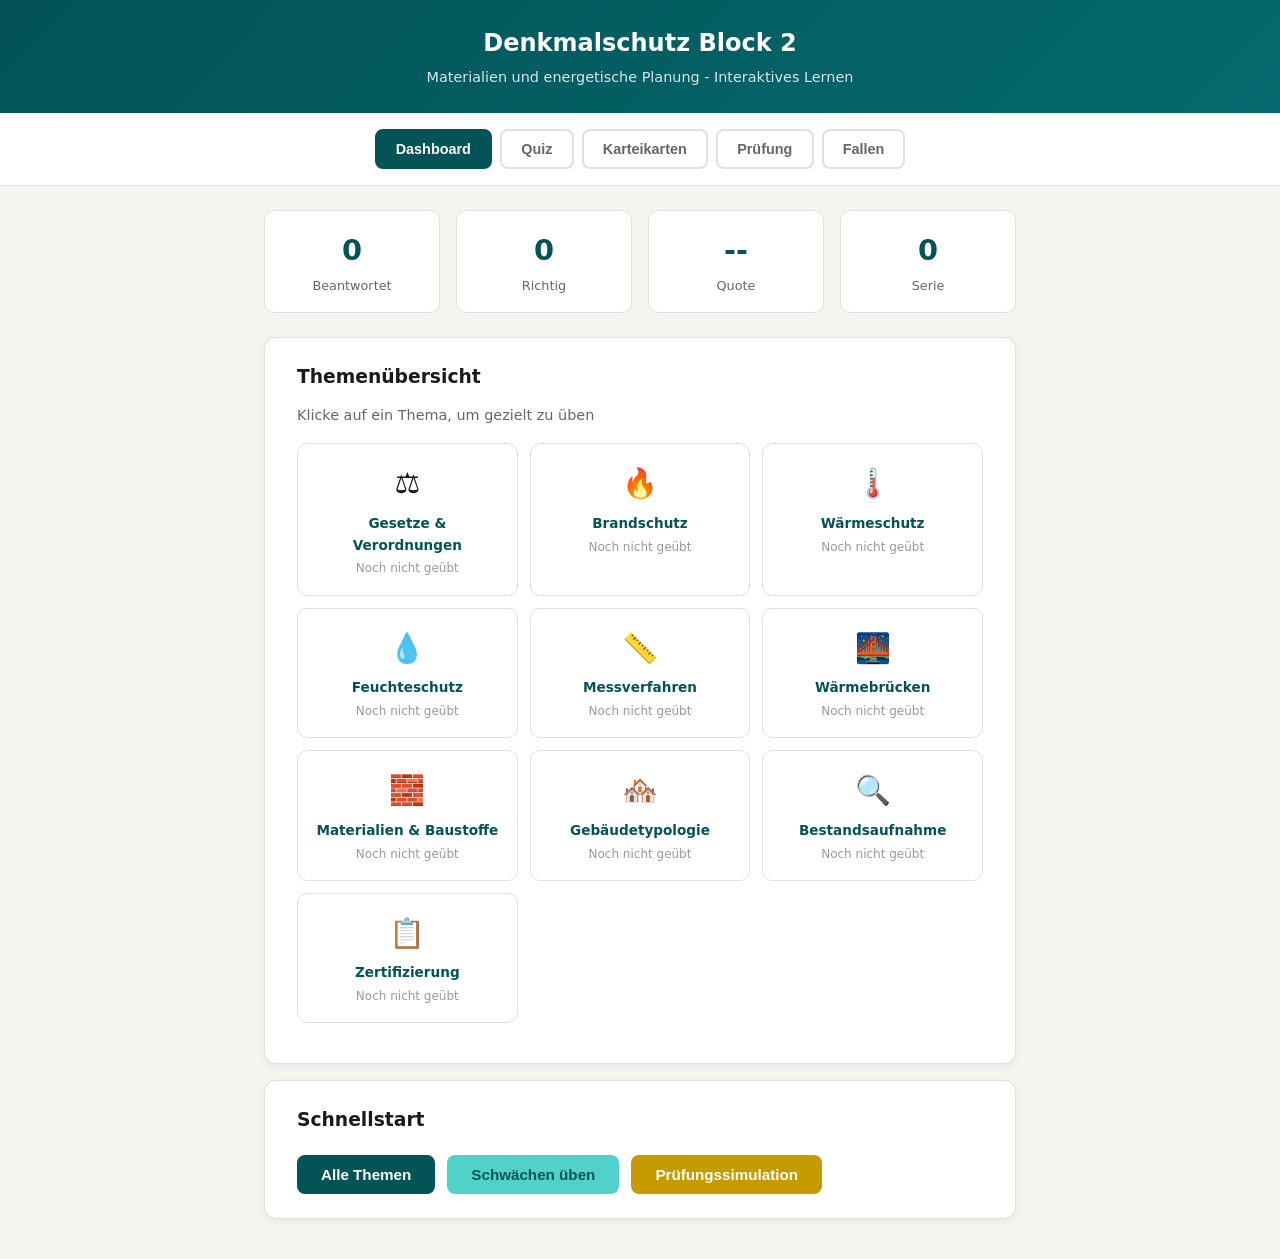
<file: block2/block2.html>
<!DOCTYPE html>
<html lang="de">
<head>
<meta charset="UTF-8">
<meta name="viewport" content="width=device-width, initial-scale=1.0">
<title>Denkmalschutz Block 2 - Interaktives Lernen</title>
<style>
  :root {
    --primary: #035357;
    --accent: #50D2CA;
    --gold: #C59B00;
    --warn: #c00;
    --success: #2e7d32;
    --bg: #f5f5f0;
    --card: #fff;
    --text: #1a1a1a;
    --muted: #666;
    --border: #e0e0e0;
  }
  * { margin: 0; padding: 0; box-sizing: border-box; }
  body {
    font-family: 'Segoe UI', system-ui, -apple-system, sans-serif;
    background: var(--bg);
    color: var(--text);
    line-height: 1.6;
    min-height: 100vh;
  }

  /* Header */
  header {
    background: linear-gradient(135deg, var(--primary), #04696e);
    color: white;
    padding: 1.5rem 2rem;
    text-align: center;
    box-shadow: 0 2px 12px rgba(0,0,0,0.15);
  }
  header h1 { font-size: 1.5rem; font-weight: 700; margin-bottom: 0.25rem; }
  header p { font-size: 0.9rem; opacity: 0.85; }

  /* Navigation */
  .nav {
    display: flex;
    justify-content: center;
    gap: 0.5rem;
    padding: 1rem;
    background: white;
    border-bottom: 1px solid var(--border);
    flex-wrap: wrap;
    position: sticky;
    top: 0;
    z-index: 100;
  }
  .nav button {
    padding: 0.6rem 1.2rem;
    border: 2px solid var(--border);
    border-radius: 8px;
    background: white;
    cursor: pointer;
    font-size: 0.9rem;
    font-weight: 600;
    color: var(--muted);
    transition: all 0.2s;
  }
  .nav button:hover { border-color: var(--accent); color: var(--primary); }
  .nav button.active {
    background: var(--primary);
    color: white;
    border-color: var(--primary);
  }

  /* Main */
  main {
    max-width: 800px;
    margin: 0 auto;
    padding: 1.5rem;
  }

  /* Cards */
  .card {
    background: var(--card);
    border-radius: 12px;
    padding: 1.5rem 2rem;
    margin-bottom: 1rem;
    box-shadow: 0 2px 8px rgba(0,0,0,0.06);
    border: 1px solid var(--border);
  }

  .section { display: none; }
  .section.active { display: block; }

  .progress-bar {
    width: 100%;
    height: 8px;
    background: var(--border);
    border-radius: 4px;
    margin: 1rem 0;
    overflow: hidden;
  }
  .progress-bar .fill {
    height: 100%;
    background: linear-gradient(90deg, var(--accent), var(--primary));
    border-radius: 4px;
    transition: width 0.4s ease;
  }

  .stats {
    display: flex;
    gap: 1rem;
    margin-bottom: 1.5rem;
    flex-wrap: wrap;
  }
  .stat {
    flex: 1;
    min-width: 120px;
    background: white;
    border-radius: 10px;
    padding: 1rem;
    text-align: center;
    border: 1px solid var(--border);
  }
  .stat .num {
    font-size: 1.8rem;
    font-weight: 800;
    color: var(--primary);
  }
  .stat .label { font-size: 0.8rem; color: var(--muted); margin-top: 0.2rem; }

  .question-header {
    display: flex;
    justify-content: space-between;
    align-items: center;
    margin-bottom: 0.5rem;
  }
  .q-type {
    font-size: 0.75rem;
    padding: 0.2rem 0.6rem;
    border-radius: 20px;
    font-weight: 600;
    text-transform: uppercase;
  }
  .q-type.sc { background: #e3f2fd; color: #1565c0; }
  .q-type.mc { background: #f3e5f5; color: #7b1fa2; }
  .q-type.ft { background: #fff3e0; color: #e65100; }
  .q-num { font-size: 0.85rem; color: var(--muted); }
  .q-topic { font-size: 0.75rem; color: var(--accent); margin-bottom: 0.5rem; }
  .question-text {
    font-size: 1.1rem;
    font-weight: 600;
    margin-bottom: 1.2rem;
    line-height: 1.5;
  }

  .options { display: flex; flex-direction: column; gap: 0.5rem; }
  .option {
    display: flex;
    align-items: flex-start;
    gap: 0.75rem;
    padding: 0.8rem 1rem;
    border: 2px solid var(--border);
    border-radius: 8px;
    cursor: pointer;
    transition: all 0.2s;
    user-select: none;
  }
  .option:hover { border-color: var(--accent); background: #f8fffe; }
  .option.selected { border-color: var(--primary); background: #e8f5f5; }
  .option.correct { border-color: var(--success); background: #e8f5e9; }
  .option.wrong { border-color: var(--warn); background: #ffebee; }
  .option .marker {
    width: 22px;
    height: 22px;
    border: 2px solid var(--border);
    border-radius: 50%;
    flex-shrink: 0;
    display: flex;
    align-items: center;
    justify-content: center;
    font-size: 0.75rem;
    font-weight: 700;
    margin-top: 1px;
    transition: all 0.2s;
  }
  .option.mc-option .marker { border-radius: 4px; }
  .option.selected .marker { border-color: var(--primary); background: var(--primary); color: white; }
  .option.correct .marker { border-color: var(--success); background: var(--success); color: white; }
  .option.wrong .marker { border-color: var(--warn); background: var(--warn); color: white; }
  .option-text { font-size: 0.95rem; }

  .ft-input {
    width: 100%;
    min-height: 100px;
    padding: 0.8rem 1rem;
    border: 2px solid var(--border);
    border-radius: 8px;
    font-family: inherit;
    font-size: 0.95rem;
    resize: vertical;
    transition: border-color 0.2s;
  }
  .ft-input:focus { outline: none; border-color: var(--accent); }

  .feedback {
    margin-top: 1rem;
    padding: 1rem 1.2rem;
    border-radius: 8px;
    font-size: 0.9rem;
    line-height: 1.6;
    display: none;
  }
  .feedback.show { display: block; }
  .feedback.correct-fb { background: #e8f5e9; border-left: 4px solid var(--success); }
  .feedback.wrong-fb { background: #ffebee; border-left: 4px solid var(--warn); }
  .feedback.info-fb { background: #e3f2fd; border-left: 4px solid #1565c0; }
  .feedback strong { display: block; margin-bottom: 0.3rem; }

  .btn {
    padding: 0.7rem 1.5rem;
    border: none;
    border-radius: 8px;
    font-size: 0.95rem;
    font-weight: 600;
    cursor: pointer;
    transition: all 0.2s;
  }
  .btn-primary { background: var(--primary); color: white; }
  .btn-primary:hover { background: #046a6f; }
  .btn-accent { background: var(--accent); color: var(--primary); }
  .btn-accent:hover { background: #3fc4bc; }
  .btn-outline { background: white; color: var(--primary); border: 2px solid var(--primary); }
  .btn-outline:hover { background: var(--primary); color: white; }
  .btn-gold { background: var(--gold); color: white; }
  .btn-gold:hover { background: #a88200; }
  .btn:disabled { opacity: 0.4; cursor: not-allowed; }

  .btn-row {
    display: flex;
    gap: 0.75rem;
    margin-top: 1.2rem;
    flex-wrap: wrap;
  }

  .flashcard-container { perspective: 1000px; margin: 1rem 0; }
  .flashcard {
    width: 100%;
    min-height: 250px;
    position: relative;
    cursor: pointer;
    transition: transform 0.6s;
    transform-style: preserve-3d;
  }
  .flashcard.flipped { transform: rotateY(180deg); }
  .flashcard-face {
    position: absolute;
    width: 100%;
    min-height: 250px;
    backface-visibility: hidden;
    border-radius: 12px;
    padding: 2rem;
    display: flex;
    flex-direction: column;
    justify-content: center;
    align-items: center;
    text-align: center;
    box-shadow: 0 4px 16px rgba(0,0,0,0.1);
  }
  .flashcard-front {
    background: linear-gradient(135deg, var(--primary), #04696e);
    color: white;
  }
  .flashcard-front h3 { font-size: 1.3rem; margin-bottom: 0.5rem; }
  .flashcard-front .hint { font-size: 0.85rem; opacity: 0.7; margin-top: 1rem; }
  .flashcard-back {
    background: white;
    border: 2px solid var(--accent);
    transform: rotateY(180deg);
    text-align: left;
  }
  .flashcard-back h4 { color: var(--primary); margin-bottom: 0.75rem; }
  .flashcard-back ul { padding-left: 1.2rem; }
  .flashcard-back li { margin-bottom: 0.3rem; font-size: 0.95rem; }

  .fc-nav {
    display: flex;
    justify-content: space-between;
    align-items: center;
    margin-top: 1rem;
  }
  .fc-counter { font-size: 0.9rem; color: var(--muted); font-weight: 600; }

  .topic-filter {
    display: flex;
    flex-wrap: wrap;
    gap: 0.4rem;
    margin-bottom: 1.5rem;
  }
  .topic-btn {
    padding: 0.35rem 0.8rem;
    border: 1px solid var(--border);
    border-radius: 20px;
    background: white;
    cursor: pointer;
    font-size: 0.8rem;
    transition: all 0.2s;
  }
  .topic-btn:hover { border-color: var(--accent); }
  .topic-btn.active { background: var(--primary); color: white; border-color: var(--primary); }

  .exam-timer {
    font-size: 1.5rem;
    font-weight: 700;
    color: var(--primary);
    text-align: center;
    padding: 0.5rem;
  }
  .exam-timer.warning { color: var(--warn); }

  .result-circle {
    width: 140px;
    height: 140px;
    border-radius: 50%;
    display: flex;
    flex-direction: column;
    align-items: center;
    justify-content: center;
    margin: 1rem auto;
    font-weight: 800;
    font-size: 2rem;
    border: 6px solid;
  }
  .result-circle.pass { border-color: var(--success); color: var(--success); }
  .result-circle.fail { border-color: var(--warn); color: var(--warn); }
  .result-circle small { font-size: 0.8rem; font-weight: 600; }

  .merksatz {
    background: linear-gradient(135deg, #fff9e6, #fff3cc);
    border-left: 4px solid var(--gold);
    padding: 0.8rem 1rem;
    border-radius: 0 8px 8px 0;
    margin: 0.75rem 0;
    font-size: 0.9rem;
  }
  .merksatz::before { content: "Merksatz: "; font-weight: 700; color: var(--gold); }

  .trap {
    background: #ffebee;
    border-left: 4px solid var(--warn);
    padding: 0.8rem 1rem;
    border-radius: 0 8px 8px 0;
    margin: 0.75rem 0;
    font-size: 0.9rem;
  }
  .trap::before { content: "Prüfungsfalle: "; font-weight: 700; color: var(--warn); }

  .checklist { list-style: none; padding: 0; }
  .checklist li {
    padding: 0.5rem 0;
    border-bottom: 1px solid var(--border);
    display: flex;
    align-items: center;
    gap: 0.5rem;
    font-size: 0.9rem;
  }
  .checklist li::before { content: ""; display: inline-block; width: 8px; height: 8px; border-radius: 50%; background: var(--accent); flex-shrink: 0; }

  @media (max-width: 768px) {
    main { padding: 1rem; }
    .card { padding: 1.2rem 1.2rem; }
    .topic-grid { grid-template-columns: repeat(auto-fill, minmax(140px, 1fr)); gap: 0.5rem; }
    .flashcard, .flashcard-face { min-height: 220px; }
    .flashcard-face { padding: 1.5rem; }
  }

  @media (max-width: 480px) {
    header { padding: 1rem 1rem; }
    header h1 { font-size: 1.15rem; }
    header p { font-size: 0.8rem; }
    .nav {
      justify-content: flex-start;
      gap: 0.4rem;
      padding: 0.6rem 0.75rem;
      overflow-x: auto;
      flex-wrap: nowrap;
      -webkit-overflow-scrolling: touch;
      scrollbar-width: none;
    }
    .nav::-webkit-scrollbar { display: none; }
    .nav button {
      padding: 0.45rem 0.75rem;
      font-size: 0.8rem;
      white-space: nowrap;
      flex-shrink: 0;
      border-width: 1.5px;
    }
    main { padding: 0.75rem; }
    .card { padding: 1rem; border-radius: 10px; margin-bottom: 0.75rem; }
    .stats { display: grid; grid-template-columns: 1fr 1fr; gap: 0.5rem; margin-bottom: 1rem; }
    .stat { min-width: 0; padding: 0.75rem 0.5rem; border-radius: 8px; }
    .stat .num { font-size: 1.4rem; }
    .stat .label { font-size: 0.7rem; }
    .topic-grid { grid-template-columns: repeat(3, 1fr); gap: 0.4rem; }
    .topic-card { padding: 0.6rem 0.4rem; border-radius: 8px; }
    .topic-card .icon { font-size: 1.4rem; margin-bottom: 0.2rem; }
    .topic-card h4 { font-size: 0.7rem; line-height: 1.3; }
    .topic-card .score { font-size: 0.65rem; }
    .topic-filter { gap: 0.3rem; margin-bottom: 1rem; }
    .topic-btn { padding: 0.3rem 0.6rem; font-size: 0.72rem; }
    .question-text { font-size: 1rem; margin-bottom: 1rem; }
    .q-type { font-size: 0.68rem; padding: 0.15rem 0.5rem; }
    .q-num { font-size: 0.78rem; }
    .q-topic { font-size: 0.7rem; }
    .options { gap: 0.4rem; }
    .option { padding: 0.7rem 0.8rem; gap: 0.6rem; border-radius: 8px; border-width: 1.5px; -webkit-tap-highlight-color: transparent; }
    .option .marker { width: 24px; height: 24px; font-size: 0.72rem; }
    .option-text { font-size: 0.88rem; }
    .ft-input { min-height: 80px; font-size: 16px; padding: 0.7rem 0.8rem; }
    .feedback { padding: 0.8rem 1rem; font-size: 0.85rem; }
    .btn { padding: 0.65rem 1rem; font-size: 0.88rem; }
    .btn-row { gap: 0.5rem; margin-top: 1rem; }
    .btn-row .btn { flex: 1; min-width: 0; text-align: center; }
    .flashcard-container { margin: 0.75rem 0; }
    .flashcard, .flashcard-face { min-height: 200px; }
    .flashcard-face { padding: 1.2rem; }
    .flashcard-front h3 { font-size: 1.1rem; }
    .flashcard-front .hint { font-size: 0.78rem; }
    .flashcard-back h4 { font-size: 0.95rem; margin-bottom: 0.5rem; }
    .flashcard-back ul { padding-left: 1rem; }
    .flashcard-back li { font-size: 0.85rem; margin-bottom: 0.25rem; }
    .fc-nav { margin-top: 0.75rem; }
    .fc-nav .btn { padding: 0.5rem 1rem; font-size: 0.85rem; }
    .fc-counter { font-size: 0.8rem; }
    .exam-timer { font-size: 1.3rem; padding: 0.3rem; }
    .result-circle { width: 110px; height: 110px; font-size: 1.6rem; border-width: 5px; }
    .result-circle small { font-size: 0.7rem; }
    .merksatz, .trap { padding: 0.7rem 0.8rem; font-size: 0.83rem; margin: 0.5rem 0; }
    .card ol { padding-left: 1.2rem; font-size: 0.83rem; line-height: 1.8; }
    .progress-bar { height: 6px; margin: 0.75rem 0; }
  }

  @media (max-width: 360px) {
    .topic-grid { grid-template-columns: repeat(2, 1fr); }
    .stats { gap: 0.4rem; }
    .stat .num { font-size: 1.2rem; }
    .nav button { padding: 0.4rem 0.6rem; font-size: 0.75rem; }
    .flashcard, .flashcard-face { min-height: 180px; }
    .flashcard-face { padding: 1rem; }
    .flashcard-front h3 { font-size: 1rem; }
  }

  @media (hover: none) and (pointer: coarse) {
    .option:hover { border-color: var(--border); background: transparent; }
    .option.selected:hover { border-color: var(--primary); background: #e8f5f5; }
    .topic-card:hover { transform: none; box-shadow: none; }
    .topic-card:active { transform: scale(0.97); }
    .option:active { background: #f0f0f0; }
    .btn:active { transform: scale(0.97); }
  }

  @supports (padding: env(safe-area-inset-bottom)) {
    body { padding-bottom: env(safe-area-inset-bottom); }
    .nav { padding-left: max(0.75rem, env(safe-area-inset-left)); padding-right: max(0.75rem, env(safe-area-inset-right)); }
  }

  @keyframes slideIn { from { opacity: 0; transform: translateY(10px); } to { opacity: 1; transform: translateY(0); } }
  .card { animation: slideIn 0.3s ease; }

  .topic-grid { display: grid; grid-template-columns: repeat(auto-fill, minmax(220px, 1fr)); gap: 0.75rem; margin: 1rem 0; }
  .topic-card {
    background: white;
    border-radius: 10px;
    padding: 1rem;
    border: 1px solid var(--border);
    cursor: pointer;
    transition: all 0.2s;
    text-align: center;
  }
  .topic-card:hover { border-color: var(--accent); transform: translateY(-2px); box-shadow: 0 4px 12px rgba(0,0,0,0.08); }
  .topic-card .icon { font-size: 1.8rem; margin-bottom: 0.4rem; }
  .topic-card h4 { font-size: 0.85rem; color: var(--primary); margin-bottom: 0.2rem; }
  .topic-card .score { font-size: 0.75rem; color: var(--muted); }
</style>
</head>
<body>

<header>
  <h1>Denkmalschutz Block 2</h1>
  <p>Materialien und energetische Planung - Interaktives Lernen</p>
</header>

<nav class="nav">
  <button class="active" onclick="showSection('dashboard')">Dashboard</button>
  <button onclick="showSection('quiz')">Quiz</button>
  <button onclick="showSection('flashcards')">Karteikarten</button>
  <button onclick="showSection('exam')">Prüfung</button>
  <button onclick="showSection('traps')">Fallen</button>
</nav>

<main>

  <!-- DASHBOARD -->
  <div id="dashboard" class="section active">
    <div class="stats">
      <div class="stat"><div class="num" id="stat-answered">0</div><div class="label">Beantwortet</div></div>
      <div class="stat"><div class="num" id="stat-correct">0</div><div class="label">Richtig</div></div>
      <div class="stat"><div class="num" id="stat-rate">--</div><div class="label">Quote</div></div>
      <div class="stat"><div class="num" id="stat-streak">0</div><div class="label">Serie</div></div>
    </div>

    <div class="card">
      <h3 style="margin-bottom: 0.75rem;">Themenübersicht</h3>
      <p style="font-size: 0.9rem; color: var(--muted); margin-bottom: 1rem;">Klicke auf ein Thema, um gezielt zu üben</p>
      <div class="topic-grid" id="topic-grid"></div>
    </div>

    <div class="card">
      <h3 style="margin-bottom: 0.75rem;">Schnellstart</h3>
      <div class="btn-row">
        <button class="btn btn-primary" onclick="startQuiz('all')">Alle Themen</button>
        <button class="btn btn-accent" onclick="startQuiz('weak')">Schwächen üben</button>
        <button class="btn btn-gold" onclick="showSection('exam')">Prüfungssimulation</button>
      </div>
    </div>
  </div>

  <!-- QUIZ -->
  <div id="quiz" class="section">
    <div class="card" id="quiz-filter-card">
      <h3 style="margin-bottom: 0.75rem;">Thema wählen</h3>
      <div class="topic-filter" id="quiz-topic-filter"></div>
      <div class="btn-row">
        <button class="btn btn-primary" onclick="startQuizFromFilter()">Quiz starten</button>
      </div>
    </div>
    <div id="quiz-area" style="display:none;">
      <div class="progress-bar"><div class="fill" id="quiz-progress"></div></div>
      <div class="card" id="quiz-card"></div>
      <div class="btn-row" id="quiz-buttons"></div>
    </div>
    <div class="card" id="quiz-results" style="display:none;"></div>
  </div>

  <!-- FLASHCARDS -->
  <div id="flashcards" class="section">
    <div class="card">
      <h3 style="margin-bottom: 0.5rem;">Karteikarten</h3>
      <p style="font-size: 0.9rem; color: var(--muted); margin-bottom: 1rem;">Klicke zum Umdrehen. Wische oder nutze die Pfeile.</p>
      <div class="topic-filter" id="fc-topic-filter"></div>
    </div>
    <div class="flashcard-container">
      <div class="flashcard" id="flashcard" onclick="flipCard()">
        <div class="flashcard-face flashcard-front" id="fc-front">
          <h3 id="fc-question">Lade...</h3>
          <div class="hint">Klicken zum Umdrehen</div>
        </div>
        <div class="flashcard-face flashcard-back" id="fc-back">
          <h4 id="fc-answer-title">Antwort</h4>
          <div id="fc-answer"></div>
        </div>
      </div>
    </div>
    <div class="fc-nav">
      <button class="btn btn-outline" onclick="prevCard()">Zurück</button>
      <span class="fc-counter" id="fc-counter">1 / 1</span>
      <button class="btn btn-outline" onclick="nextCard()">Weiter</button>
    </div>
    <div class="btn-row" style="justify-content: center; margin-top: 0.5rem;">
      <button class="btn btn-accent" onclick="markCardKnown()">Gewusst</button>
      <button class="btn btn-outline" style="border-color: var(--warn); color: var(--warn);" onclick="markCardUnknown()">Nochmal</button>
    </div>
  </div>

  <!-- EXAM -->
  <div id="exam" class="section">
    <div class="card" id="exam-setup">
      <h3 style="margin-bottom: 0.5rem;">Prüfungssimulation</h3>
      <p style="font-size: 0.9rem; color: var(--muted); margin-bottom: 1rem;">15 Fragen, 30 Minuten, gemischte Formate. Bestanden ab 70%.</p>
      <div class="btn-row">
        <button class="btn btn-gold" onclick="startExam()">Prüfung starten</button>
      </div>
    </div>
    <div id="exam-area" style="display:none;">
      <div class="card" style="text-align:center;">
        <div class="exam-timer" id="exam-timer">30:00</div>
        <div class="progress-bar"><div class="fill" id="exam-progress"></div></div>
      </div>
      <div class="card" id="exam-card"></div>
      <div class="btn-row" id="exam-buttons"></div>
    </div>
    <div class="card" id="exam-results" style="display:none;"></div>
  </div>

  <!-- TRAPS -->
  <div id="traps" class="section">
    <div class="card">
      <h3 style="margin-bottom: 1rem;">Typische Prüfungsfallen</h3>
      <div class="trap">„§ 105 GEG gilt nur für Baudenkmäler" — FALSCH! Gilt auch für <strong>besonders erhaltenswerte Bausubstanz</strong>.</div>
      <div class="trap">„Je mehr Dämmung, desto besser" — FALSCH beim Denkmal! Richtig ist: <strong>gebäudeangepasst, substanzschonend, insgesamt stimmige Gesamtbilanz</strong>.</div>
      <div class="trap">„Ungedämmte Holzbalkendecke = schlechter Wärmeschutz" — FALSCH! Schüttung + Luftschicht können den <strong>Mindestwärmeschutz bereits erfüllen</strong> (bis ~1920er).</div>
      <div class="trap">„Mindestwärmeschutz richtet sich nach heutigen Anforderungen" — FALSCH! Er gilt zum <strong>Zeitpunkt der Errichtung</strong> des Bauteils (DIN 4108).</div>
      <div class="trap">„Feuchter Keller im Sommer = aufsteigende Feuchte" — Nicht unbedingt! Oft ist es <strong>Sommerkondensation</strong>. Nur lüften wenn absolute Feuchte außen &lt; innen!</div>
      <div class="trap">„Schimmel ist nur ein Dämmproblem" — FALSCH! <strong>Nutzung, Lüftung, Möbelstellung, Luftzirkulation und Wärmebrücken</strong> spielen alle zusammen.</div>
      <div class="trap">„Einfach abdichten löst Feuchteproblem" — FALSCH! Bei Bruchstein/diffusionsoffenen Beständen wird Feuchtigkeit nur <strong>verlagert</strong>. Erst Ursache analysieren!</div>
      <div class="trap">„Beim Effizienzhaus Denkmal müssen Einzel-U-Werte nachgewiesen werden" — FALSCH! Nur der <strong>Primärenergiebedarf QP (160%)</strong> wird geprüft.</div>
      <div class="trap">„Alte Fenster sind automatisch ein Austauschfall" — FALSCH! <strong>Erhalten und ertüchtigen</strong> vor austauschen. Kastenfenster oft mit geringem Eingriff verbesserbar.</div>
      <div class="trap">„Innendämmung ist immer möglich" — FALSCH! Nur wenn Außenwand <strong>dicht und schlagregengeschützt</strong> ist. Sonst: Feuchteanreicherung und Schimmel.</div>
      <div class="trap">„Dampfsperre und Dampfbremse sind dasselbe" — FALSCH! Dampfsperre: sd ≥ <strong>1.500 m</strong>, Dampfbremse: sd 0,5–1.500 m.</div>
      <div class="trap">„Historische Bauteile sind so schlecht wie Tabellenwerte sagen" — FALSCH! Bruchsteinmauerwerk ist <strong>heterogen</strong> und oft besser als pauschale U-Werte vermuten lassen.</div>
    </div>

    <div class="card">
      <h3 style="margin-bottom: 1rem;">Freitext-Antwort-Schema Block 2</h3>
      <p style="font-size: 0.9rem; margin-bottom: 0.75rem;">Bei Fragen zu Materialien und energetischer Planung immer prüfen:</p>
      <ol style="padding-left: 1.5rem; font-size: 0.9rem; line-height: 2;">
        <li>Welche Gesetze/Verordnungen sind relevant? (GEG §105, DSchG, Bauordnung)</li>
        <li>Welche bauphysikalischen Aspekte? (Wärme, Feuchte, Luftdichtheit)</li>
        <li>Welche Materialien/Baukonstruktionen liegen vor? (Baualtersklasse, Bauweise)</li>
        <li>Welche Messverfahren sind sinnvoll? (Thermografie, Feuchte, U-Wert)</li>
        <li>Welche Schäden sind vorhanden oder zu erwarten?</li>
        <li>Welche Voruntersuchungen sind nötig? (Raumbuch, Schadenskartierung)</li>
        <li>Welche Maßnahmen sind denkmalgerecht und reversibel?</li>
        <li>Förderung/Abstimmung vor Beginn geklärt?</li>
      </ol>
    </div>

    <div class="card">
      <h3 style="margin-bottom: 1rem;">Die goldenen Merksätze</h3>
      <div class="merksatz">Denkmal-Logik: Nicht maximieren, sondern abwägen. Gesamtbilanz vor Einzelmaßnahme.</div>
      <div class="merksatz">Erhalten, ergänzen, ertüchtigen — nicht vorschnell ersetzen.</div>
      <div class="merksatz">Mindestwärmeschutz = DIN 4108, gilt ab Errichtungszeitpunkt</div>
      <div class="merksatz">Historische Bauteile nicht pauschal mit Tabellen-U-Werten abtun — Bestand genau untersuchen!</div>
      <div class="merksatz">U = 1/(R_si + Σd/λ + R_se) — je höher U, desto schlechter die Dämmung</div>
      <div class="merksatz">6% mehr Heizenergie pro °C höhere Raumtemperatur</div>
      <div class="merksatz">Sommerkondensation: Nur lüften wenn absolute Feuchte außen &lt; innen!</div>
      <div class="merksatz">Dampfsperre ≥ 1.500m sd-Wert, Dampfbremse 0,5–1.500m</div>
      <div class="merksatz">Innendämmung nur bei dichter/schlagregengeschützter Außenwand</div>
      <div class="merksatz">EH Denkmal: nur QP 160%, keine Einzel-U-Werte — gilt auch für erhaltenswerte Bausubstanz!</div>
      <div class="merksatz">5 Messgeräte: Wärmefluss, Thermografie, Feuchte, Karsten, Blower-Door</div>
      <div class="merksatz">Wärmebrücken: geometrisch, konstruktiv, materialbedingt — immer auch Tauwasser/Schimmel nennen</div>
      <div class="merksatz">Erst Bestandsaufnahme, dann Maßnahme — nie umgekehrt (DIN EN 16883)</div>
      <div class="merksatz">WTA → DENA-Liste, Verlängerung alle 3 Jahre</div>
    </div>
  </div>

</main>

<script>
// ===== DATA =====

const topics = [
  { id: 'gesetze', name: 'Gesetze & Verordnungen', icon: '⚖️' },
  { id: 'brandschutz', name: 'Brandschutz', icon: '🔥' },
  { id: 'waerme', name: 'Wärmeschutz', icon: '🌡️' },
  { id: 'feuchte', name: 'Feuchteschutz', icon: '💧' },
  { id: 'messung', name: 'Messverfahren', icon: '📏' },
  { id: 'bruecken', name: 'Wärmebrücken', icon: '🌉' },
  { id: 'material', name: 'Materialien & Baustoffe', icon: '🧱' },
  { id: 'typologie', name: 'Gebäudetypologie', icon: '🏘️' },
  { id: 'bestand', name: 'Bestandsaufnahme', icon: '🔍' },
  { id: 'zertifikat', name: 'Zertifizierung', icon: '📋' },
];

const questions = [
  // GESETZE
  { topic: 'gesetze', type: 'sc', q: 'Was besagt der § 105 des GEG?', options: ['Damit ist geregelt, dass für Baudenkmale Abweichungen von den Anforderungen möglich sind.', 'In diesem Paragrafen wird auf die Wirtschaftlichkeit von energetischen Maßnahmen bei allen Gebäuden Bezug genommen.', 'Damit wird erklärt, dass Ausnahmen von den Anforderungen möglich sind.', 'Der Paragraf regelt alle Ausnahmen und Befreiungen von den Anforderungen des GEG.'], correct: 0, explanation: '§ 105 GEG regelt speziell für Baudenkmäler und besonders erhaltenswerte Bausubstanz, dass von den Anforderungen abgewichen werden kann, wenn Substanz oder Erscheinungsbild beeinträchtigt würde oder der Aufwand unverhältnismäßig hoch wäre.' },
  { topic: 'gesetze', type: 'sc', q: 'Was regelt § 102 GEG?', options: ['Anforderungen an Neubauten', 'Befreiung bei unbilliger Härte und Unwirtschaftlichkeit', 'Denkmalschutzanforderungen', 'Energieausweis-Pflicht'], correct: 1, explanation: '§ 102 GEG ermöglicht Befreiungen wegen unbilliger Härte, z.B. bei Unwirtschaftlichkeit. Nachweis mit dynamischen Berechnungsverfahren.' },
  { topic: 'gesetze', type: 'mc', q: 'Welche Nachrüstverpflichtungen gelten seit der EnEV 2002?', options: ['Dämmung oberster Geschossdecken', 'Austausch aller Fenster', 'Stilllegung von Heizkesseln älter als 30 Jahre', 'Dämmung von Warmwasserleitungen', 'Einbau einer Lüftungsanlage', 'Installation von Photovoltaik'], correct: [0, 2, 3], explanation: 'Seit EnEV 2002: Dämmung ungedämmter oberster Geschossdecken, Stilllegung von Heizkesseln über 30 Jahre (§ 72 GEG) und Dämmung ungedämmter Warmwasser-/Heizungsleitungen.' },
  { topic: 'gesetze', type: 'sc', q: 'Welche Gebäudeklasse hat eine Höhe ≤ 7m und ≤ 2 Nutzungseinheiten mit ≤ 400 m²?', options: ['Gebäudeklasse 1', 'Gebäudeklasse 2', 'Gebäudeklasse 3', 'Gebäudeklasse 4'], correct: 1, explanation: 'GK 2: Höhe ≤ 7m, ≤ 2 NE, ≤ 400 m². GK 1 ist zusätzlich freistehend. GK 3 sind sonstige mit Höhe ≤ 7m.' },
  { topic: 'gesetze', type: 'sc', q: 'Was ist das Wirtschaftlichkeitsgebot im EnEG/GEG?', options: ['Anforderungen müssen nach dem Stand der Technik erfüllbar und wirtschaftlich vertretbar sein', 'Alle Maßnahmen müssen sich innerhalb von 5 Jahren amortisieren', 'Nur die günstigste Maßnahme darf gewählt werden', 'Es gilt nur für Neubauten'], correct: 0, explanation: '§ 5 EnEG/GEG: Anforderungen müssen nach dem Stand der Technik erfüllbar und wirtschaftlich vertretbar sein.' },
  { topic: 'gesetze', type: 'sc', q: 'Was regelt die Granadakonvention von 1985?', options: ['Energieeffizienz von Gebäuden', 'Schutz des architektonischen Erbes Europas', 'Brandschutzanforderungen', 'Barrierefreiheit'], correct: 1, explanation: 'Übereinkommen zum Schutz des architektonischen Erbes des Europarats. Verbietet u.a. die Versetzung von Baudenkmalen.' },
  { topic: 'gesetze', type: 'sc', q: 'Was beschreibt die DIN EN 16883:2017?', options: ['Brandschutzanforderungen', 'Leitlinien für die Verbesserung der energiebezogenen Leistung historischer Gebäude', 'Wärmeschutzberechnung', 'Schallschutzanforderungen'], correct: 1, explanation: 'DIN EN 16883:2017 — Leitlinien für nachhaltige Verbesserung der Energieeffizienz historischer Gebäude. Gilt nicht nur für Baudenkmale.' },
  { topic: 'gesetze', type: 'mc', q: 'Welche Ausnahmen sieht die EPBD 2024 vor?', options: ['Gebäude mit besonderem architektonischem/historischem Wert', 'Gebäude für religiöse Zwecke', 'Alle Gebäude über 50 Jahre', 'Provisorische Gebäude mit Nutzung < 2 Jahre', 'Wohngebäude mit Nutzung < 4 Monate/Jahr', 'Freistehende Gebäude < 50 m²'], correct: [0, 1, 3, 4, 5], explanation: 'EPBD 2024 nimmt u.a. historische, religiöse, provisorische (<2J), saisonal genutzte (<4 Mon.) und kleine freistehende (<50m²) Gebäude aus.' },

  // BRANDSCHUTZ
  { topic: 'brandschutz', type: 'sc', q: 'Welche Feuerwiderstandsklasse muss ein notwendiger Flur mindestens haben?', options: ['F15', 'F30', 'F60', 'F90'], correct: 1, explanation: 'Notwendiger Flur: ≥ F30. Treppenraum: F60 oder F90.' },
  { topic: 'brandschutz', type: 'sc', q: 'Was regelt die MLAR?', options: ['Brandschutztechnische Anforderungen an Leitungsanlagen', 'Muster-Lüftungsanlage-Regelung', 'Mindest-Luftaustausch-Rate', 'Muster-Landesbau-Anforderungs-Richtlinie'], correct: 0, explanation: 'MLAR = Musterrichtlinie über brandschutztechnische Anforderungen an Leitungsanlagen (Einzelschottungen).' },
  { topic: 'brandschutz', type: 'mc', q: 'Welche Probleme gibt es beim Brandschutz im Bestand?', options: ['Brand-/Rauchabschnitte nicht vorhanden (≤ 40m)', 'Fehlende Flucht- und Rettungswege', 'Fehlende Feuerwehrzufahrten', 'Fehlende Aufstellflächen für Feuerwehr', 'Zu hohe Decken'], correct: [0, 1, 2, 3], explanation: 'Typische Probleme: fehlende Brand-/Rauchabschnitte, Flucht-/Rettungswege, Feuerwehrzufahrten und Aufstellflächen.' },

  // WÄRMESCHUTZ
  { topic: 'waerme', type: 'sc', q: 'Was ist der Mindestwärmeschutz?', options: ['Der Mindestwärmeschutz entspricht der 140-%-Regel der EnEV.', 'In der DIN 4108 wird der Mindestwärmeschutz dargestellt.', 'Die Anforderung eines Bauteils an den Mindestwärmeschutz wird durch die Bauzeit bestimmt.', 'Mit dem Mindestwärmeschutz wird eine Aussage zum Speichervermögen getroffen.'], correct: 1, explanation: 'Mindestwärmeschutz ist in der DIN 4108 definiert. Er gilt zum Zeitpunkt der Errichtung und dient der Vermeidung von Tauwasser und Schimmelpilzbildung.' },
  { topic: 'waerme', type: 'sc', q: 'Was ist die Einheit des U-Werts?', options: ['m²·K/W', 'W/(m²·K)', 'kWh/a', 'W/m'], correct: 1, explanation: 'U-Wert = Wärmedurchgangskoeffizient in W/(m²·K). Je höher, desto schlechter die Wärmedämmung.' },
  { topic: 'waerme', type: 'sc', q: 'Was gilt für das Effizienzhaus Denkmal?', options: ['U-Werte der Einzelbauteile müssen nachgewiesen werden', 'Nur der Primärenergiebedarf QP (160% des Referenzgebäudes) muss nachgewiesen werden', 'Es gelten die gleichen Anforderungen wie für Neubauten', 'Blower-Door-Test ist Pflicht'], correct: 1, explanation: 'Beim EH Denkmal: nur QP ≤ 160% des Referenzgebäudes. Keine Einzel-U-Wert-Anforderungen, kein Pflicht-Blower-Door.' },
  { topic: 'waerme', type: 'sc', q: 'Wie lautet die Formel für den U-Wert?', options: ['U = R_si + Σ(d/λ) + R_se', 'U = 1 / (R_si + Σ(d/λ) + R_se)', 'U = d × λ', 'U = Q_T / A'], correct: 1, explanation: 'U = 1/R_T = 1/(R_si + ΣR_i + R_se). R_si = 0,13 (innen, horizontal), R_se = 0,04 (außen).' },
  { topic: 'waerme', type: 'sc', q: 'Was beschreibt die Wärmespeicherfähigkeit eines Bauteils?', options: ['Wie schnell Wärme durchfließt', 'Wie viel Wärme aufgenommen und zeitversetzt abgegeben werden kann', 'Den U-Wert', 'Die Luftdichtheit'], correct: 1, explanation: 'Wärmespeicherfähigkeit bestimmt Phasenverschiebung, sommerlichen Wärmeschutz und Auskühlzeit. Formel: a = λ/(ρ·c_p).' },
  { topic: 'waerme', type: 'sc', q: 'Wie viel Prozent mehr Heizenergie pro °C höherer Raumlufttemperatur?', options: ['3 %', '6 %', '10 %', '15 %'], correct: 1, explanation: 'Jedes °C höhere Raumlufttemperatur = ca. 6% zusätzlicher Heizenergieverbrauch.' },
  { topic: 'waerme', type: 'sc', q: 'Optimaler Luftspalt für Wärmeschutz einer Luftschicht?', options: ['2 cm', '4 cm', '8 cm', '12 cm'], correct: 1, explanation: 'Bester Wärmeschutz bei ca. 4 cm Dicke. Danach keine Verbesserung. R-Wert Luft: ca. 0,17 m²·K/W.' },
  { topic: 'waerme', type: 'mc', q: 'Welche Anforderungswerte gelten beim Effizienzhaus Denkmal?', options: ['Primärenergiebedarf 160% des Referenzgebäudes', 'Transmissionswärmeverlust 175% als früherer Zielwert', 'U-Wert jedes Bauteils einzeln nachweisen', 'Blower-Door-Test verpflichtend', 'Nur Primärenergiebedarf wird geprüft'], correct: [0, 1, 4], explanation: 'EH Denkmal: QP ≤ 160%, früherer H_T-Zielwert 175% als Orientierung. Keine Einzel-U-Werte, kein Pflicht-Blower-Door.' },

  // FEUCHTESCHUTZ
  { topic: 'feuchte', type: 'mc', q: 'Warum ist es wichtig, nicht nur den Wärme-, sondern auch den Feuchteschutz zu beachten?', options: ['Feuchtigkeit wirkt sich nur im Winter aus.', 'Feuchtigkeit in den Baustoffporen erhöht die Wärmeleitung des Baustoffs.', 'Feuchteschutz wird in der DIN 4701 behandelt.', 'Feuchtigkeit beeinträchtigt die Bausubstanz und verschlechtert den Wärmeschutz.'], correct: [1, 3], explanation: 'Feuchtigkeit erhöht die Wärmeleitfähigkeit UND beeinträchtigt die Bausubstanz. DIN 4108-3 (nicht 4701) behandelt Feuchteschutz.' },
  { topic: 'feuchte', type: 'mc', q: 'Welche Arten von Feuchte können in Bauteilen auftreten?', options: ['Regenfeuchte von außen', 'Tauwasser von innen', 'Aufsteigende Feuchte von unten', 'Anfangs-/Herstellungsfeuchte', 'Elektromagnetische Feuchte', 'Hygroskopische Feuchte durch Salze'], correct: [0, 1, 2, 3, 5], explanation: 'Fünf Feuchtearten: Regenfeuchte, Tauwasser, aufsteigende Feuchte, Herstellungsfeuchte, hygroskopische Feuchte. Elektromagnetische Feuchte gibt es nicht.' },
  { topic: 'feuchte', type: 'sc', q: 'Was ist der sd-Wert?', options: ['Schichtdicke in Millimetern', 'Wasserdampfdiffusionsäquivalente Luftschichtdicke in Metern', 'Schalldämmmaß in Dezibel', 'Speicherdichte des Materials'], correct: 1, explanation: 'sd = μ × d (in Metern). Je höher, desto weniger Feuchtigkeit diffundiert durch das Material.' },
  { topic: 'feuchte', type: 'sc', q: 'Ab welchem sd-Wert spricht man von einer Dampfsperre?', options: ['sd ≥ 0,5 m', 'sd ≥ 100 m', 'sd ≥ 1.500 m', 'sd ≥ 10.000 m'], correct: 2, explanation: 'Dampfsperre: sd ≥ 1.500 m. Dampfbremse: sd 0,5 bis 1.500 m.' },
  { topic: 'feuchte', type: 'sc', q: 'Was ist Sommerkondensation?', options: ['Kondenswasser im Winter an Fenstern', 'Warme Außenluft kondensiert an kühlen Innenwänden dickwandiger Gebäude', 'Schwitzwasser an Rohrleitungen', 'Kondensation im Dach durch Schnee'], correct: 1, explanation: 'Sommerkondensation bei dickwandigen, un-/temporär beheizten Gebäuden — große Bauteilmassen behalten niedrige Oberflächentemperaturen.' },
  { topic: 'feuchte', type: 'mc', q: 'Welche Schlagregenbeanspruchungsgruppen gibt es nach DIN 4108-3?', options: ['Gruppe I — gering (< 600 mm/a)', 'Gruppe II — mittel (600-800 mm/a)', 'Gruppe III — stark (> 800 mm/a)', 'Gruppe IV — extrem'], correct: [0, 1, 2], explanation: 'DIN 4108-3: drei Gruppen: I (gering), II (mittel), III (stark). Keine Gruppe IV.' },
  { topic: 'feuchte', type: 'sc', q: 'Wie schützt man Fachwerkhäuser vor Schlagregen?', options: ['Nur Außenanstrich', 'Dachüberstand + Kalkputz/Lehm-Fugen + diffusionsoffener Innenputz', 'WDVS Außendämmung', 'PU/Silikon-Fugenmasse'], correct: 1, explanation: 'Schlagregenschutz Fachwerk: 1) Dachüberstand, 2) Kalkputz/Lehm (KEIN PU/Silikon!), 3) diffusionsoffener Innenputz.' },

  // MESSVERFAHREN
  { topic: 'messung', type: 'ft', q: 'Nennen Sie fünf sinnvolle messtechnische Geräte für Baudenkmäler.', keywords: ['wärmeflusssensor', 'thermografie', 'infrarot', 'feuchtemess', 'karsten', 'blower', 'door', 'datenlogger', 'endoskop', 'widerstand', 'hygrometer', 'stelzmann', 'franke', 'prüfplatte'], sampleAnswer: '1) Wärmeflusssensor (U-Wert, mind. 3 Tage), 2) Infrarot-Thermografie, 3) Feuchtemessgerät (elektr. Widerstand), 4) Karsten-Röhrchen (Schlagregenschutz), 5) Blower-Door (Luftdichtheit).' },
  { topic: 'messung', type: 'sc', q: 'Was ist das Glaserverfahren?', options: ['Verfahren zur Glasqualität', 'Annäherungsverfahren zur Berechnung von Tauwasserausfall', 'Messung der Luftdichtheit', 'Bestimmung des U-Wertes'], correct: 1, explanation: 'Glaserverfahren (nach Helmut Glaser): tabellarisch-grafisch, zeigt ob/wo Tauwasser ausfällt. Bei kapillarem Transport: WUFI/DELPHIN nötig.' },
  { topic: 'messung', type: 'sc', q: 'Wie lange muss eine U-Wert-Messung mit Wärmeflusssensor mindestens dauern?', options: ['1 Tag', '3 Tage', '7 Tage', '14 Tage'], correct: 1, explanation: 'Mindestens 3 Tage mit Datenlogger.' },
  { topic: 'messung', type: 'mc', q: 'Welche Programme eignen sich für instationäre Feuchteberechnungen?', options: ['WUFI', 'DELPHIN', 'Glaserverfahren', 'AutoCAD', 'Excel'], correct: [0, 1], explanation: 'WUFI und DELPHIN. Glaserverfahren ist nur stationär.' },
  { topic: 'messung', type: 'sc', q: 'Was misst die Karsten-Röhrchen-Methode?', options: ['Luftdichtheit', 'Wassereindringverhalten einer Fassade', 'Wärmeleitfähigkeit', 'CO2-Gehalt'], correct: 1, explanation: 'Karsten-Röhrchen: an Wand befestigt, mit Wasser gefüllt — prüft Wassereindringverhalten (Schlagregenschutz).' },

  // WÄRMEBRÜCKEN
  { topic: 'bruecken', type: 'mc', q: 'Welche drei Arten von Wärmebrücken gibt es?', options: ['Geometrische', 'Konstruktive', 'Materialbedingte', 'Thermische', 'Akustische'], correct: [0, 1, 2], explanation: '1) Geometrisch (Ecken), 2) Konstruktiv (Durchdringung Dämmebene), 3) Materialbedingt (höhere λ).' },
  { topic: 'bruecken', type: 'mc', q: 'Wie können Wärmebrücken sichtbar gemacht werden?', options: ['Infrarot-Thermografie', 'Berechnungsverfahren', 'Sichtkontrolle bei Schnee', 'Ultraschallmessung'], correct: [0, 1, 2], explanation: 'Thermografie, Berechnung und Sichtkontrolle (abgetaute Flächen bei Schnee).' },
  { topic: 'bruecken', type: 'sc', q: 'Pauschaler Wärmebrücken-Zuschlag ohne Gleichwertigkeitsnachweis?', options: ['0,05 W/m²K', '0,10 bzw. 0,15 W/m²K', '0,20 W/m²K', '0,50 W/m²K'], correct: 1, explanation: 'Pauschal: 0,10 oder 0,15 W/m²K. Gleichwertigkeit → 0,05 W/m²K.' },
  { topic: 'bruecken', type: 'sc', q: 'Was kann durch Innendämmung an Ecken passieren?', options: ['Verbesserte Dämmung überall', 'Neue Wärmebrücken an Ecken und Einbindungen', 'Reduzierte Feuchtigkeit', 'Erhöhte Luftdichtheit'], correct: 1, explanation: 'Innendämmung kann NEUE Wärmebrücken erzeugen, besonders an Innenecken und Decken-/Wandeinbindungen.' },

  // MATERIALIEN
  { topic: 'material', type: 'mc', q: 'Was sind entscheidende Materialeigenschaften eines Bauteils in der denkmalgerechten Sanierung?', options: ['Geruch', 'Farbe', 'Haptik', 'Preis'], correct: [1, 2], explanation: 'Farbe und Haptik sind entscheidend — Erscheinungsbild und Oberflächenbeschaffenheit müssen erhalten bleiben.' },
  { topic: 'material', type: 'sc', q: 'Lambda-Wert für Vollziegelmauerwerk (1600 kg/m³)?', options: ['λ = 0,04 W/(m·K)', 'λ = 0,28 W/(m·K)', 'λ = 0,68 W/(m·K)', 'λ = 2,1 W/(m·K)'], correct: 2, explanation: 'Vollziegel: λ = 0,68. Vergleich: Polystyrol 0,040, Bimsbeton 0,28, Normalbeton 2,1.' },
  { topic: 'material', type: 'mc', q: 'Welche Baualtersklassen gibt es?', options: ['Klasse I: bis 1918', 'Klasse II: 1919-1948', 'Klasse III: 1949-1957', 'Klasse IV: 1958-1968', 'Klasse V: 1969-1978', 'Klasse X: ab 2020'], correct: [0, 1, 2, 3, 4], explanation: '9 Klassen (I-IX). Klasse X existiert nicht.' },
  { topic: 'material', type: 'sc', q: 'Wozu dient die Bekanntmachung der Regeln zur Datenaufnahme?', options: ['Berechnung der Statik', 'Bestimmung von U-Werten bei fehlenden Bauteilinformationen', 'Festlegung der Gebäudeklasse', 'Berechnung der Förderhöhe'], correct: 1, explanation: 'Enthält U-Wert-Tabellen für verschiedene Wandaufbauten nach Baualter (Fassungen 2009 und 2020).' },

  // TYPOLOGIE
  { topic: 'typologie', type: 'mc', q: 'Welche Faktoren haben Einfluss auf die Nutzungszone?', options: ['Luftfeuchte', 'Raumhöhe', 'Raumbelichtung', 'Raumbreite'], correct: [0, 1], explanation: 'Luftfeuchte und Raumhöhe beeinflussen die Nutzungszone.' },
  { topic: 'typologie', type: 'sc', q: 'Was beschreibt die Kompaktheit eines Gebäudes?', options: ['A/V-Verhältnis (Hüllfläche zu Volumen)', 'Dicke der Außenwände', 'Anzahl der Geschosse', 'Wohnfläche'], correct: 0, explanation: 'Kompaktheit = A/V. Je kleiner, desto kompakter und energieeffizienter.' },
  { topic: 'typologie', type: 'mc', q: 'Welche 6 historischen Gebäudetypen wurden identifiziert?', options: ['Typ 1: vor 1650 (Gotik)', 'Typ 2: 1650-1780 (Barock)', 'Typ 3: 1780-1830 (Klassizismus)', 'Typ 4: 1830-1890 (Historismus)', 'Typ 5: 1890-1910', 'Typ 6: 1890-heute'], correct: [0, 1, 2, 3, 4, 5], explanation: '6 Typen aus Denkmaltopographie-Untersuchung (Esslingen, Heidelberg, Ludwigsburg).' },

  // BESTANDSAUFNAHME
  { topic: 'bestand', type: 'ft', q: 'Was sollte bei der energetischen Sanierung eines Dachstuhls im Vergleich mit einem normalen Altbau anders gemacht werden? Mindestens fünf Angaben.', keywords: ['substanz', 'denkmal', 'sparren', 'holz', 'schädling', 'schadstoff', 'balken', 'asbest', 'lindan', 'aufmaß', 'raumbuch', 'behörde', 'genehmigung', 'reversib', 'additiv', 'bestand', 'prüf', 'tragwerk', 'sichtbar', 'erhal'], sampleAnswer: '1) Substanzerhaltung — originale Hölzer erhalten. 2) Abstimmung mit Denkmalbehörde VOR Beginn. 3) Raumbuch/Schadenskartierung erstellen. 4) Schadstoffe prüfen (Lindan, Asbest, PCB). 5) Sichtbare Konstruktion erhalten. 6) Reversible Maßnahmen. 7) Tragwerksplaner einbinden.' },
  { topic: 'bestand', type: 'ft', q: 'Welche Anträge müssen bei der energetischen Sanierung eines denkmalgeschützten Gebäudes gestellt werden? Welche Voruntersuchungen sind nötig?', keywords: ['denkmalerlaubnis', 'baugenehmigung', 'voruntersuchung', 'raumbuch', 'schadstoff', 'bauantrag', 'denkmalbehörde', 'genehmigung', 'förder', 'kfw', 'bafa', 'statik', 'tragwerk', 'brandschutz', 'abstimmung'], sampleAnswer: 'Anträge: 1) Denkmalerlaubnis (UDB), 2) Baugenehmigung, 3) KfW-Förderantrag VOR Beginn. Voruntersuchungen: Raumbuch, Schadstoffuntersuchung, Bauaufmaß, Schadenskartierung, Tragwerksuntersuchung, Dendrochronologie, Brandschutzkonzept.' },
  { topic: 'bestand', type: 'ft', q: 'Erläutern Sie Vor- und Nachteile einer 70 cm starken Außenwand und schlagen Sie denkmalgerechte energetische Maßnahmen vor.', keywords: ['speicher', 'phasenverschieb', 'u-wert', 'schlecht', 'innendämm', 'feucht', 'wärmebrück', 'masse', 'träg', 'sommer', 'putz', 'dämmputz', 'diffusion', 'kapillar', 'erscheinungsbild'], sampleAnswer: 'Vorteile: Wärmespeicherung, Phasenverschiebung, langsame Auskühlung. Nachteile: Schlechter U-Wert (~1,5-2,0), hohe Transmissionsverluste. Maßnahmen: 1) Innendämmung diffusionsoffen, 2) Dämmputz, 3) Feuchteschutz prüfen, 4) Keine Außendämmung, 5) Wärmebrücken beachten.' },
  { topic: 'bestand', type: 'mc', q: 'Welche Methoden gehören zur Bestandserfassung?', options: ['Visuelle Erfassung', 'Attributive Erfassung', 'Handaufmaß', 'Photogrammetrie', 'Tachymetrie', 'Laserscanning'], correct: [0, 1, 2, 3, 4, 5], explanation: 'Alle gehören dazu: visuell, attributiv, Handaufmaß, und digitale Verfahren.' },
  { topic: 'bestand', type: 'mc', q: 'Welche Genauigkeitsstufen gibt es beim Bauaufmaß?', options: ['Stufe 1: Schematisch (1:100)', 'Stufe 2: Annähernd wirklichkeitsgetreu (1:50)', 'Stufe 3: Verformungsgetreu (1:25)', 'Stufe 4: Verformungsgetreu + detailliert (≥1:25)', 'Stufe 5: Millimetergenau'], correct: [0, 1, 2, 3], explanation: 'Vier Stufen (1-4). Stufe 5 existiert nicht.' },
  { topic: 'bestand', type: 'sc', q: 'Was zeigt eine Schadenskartierung?', options: ['Nur die Sanierungskosten', 'Farbcodierte Darstellung von Schäden und Maßnahmen', 'Die Energieeffizienz', 'Den Grundriss mit Möblierung'], correct: 1, explanation: 'Farbcodiert: rot = Ersatz Altholz, schraffiert = Neuholz, grün = Verfestigung, gelb = Abbruch.' },

  // ZERTIFIZIERUNG
  { topic: 'zertifikat', type: 'sc', q: 'Über welche Organisation erfolgt die Eintragung als Energieberater Denkmal?', options: ['Direkt über DENA', 'Über die WTA', 'Über die IHK', 'Über das BAFA'], correct: 1, explanation: 'Eintragung über WTA GmbH, nicht direkt über DENA.' },
  { topic: 'zertifikat', type: 'mc', q: 'Welche Kosten fallen für die Eintragung an?', options: ['Ersteintragung: 120 € (WG) + 20 € (NWG)', 'Jahresbeitrag: 130 € (WG) + 20 € (NWG)', 'Alle Beträge zzgl. MwSt.', 'Ersteintragung: 500 €', 'Keine Kosten'], correct: [0, 1, 2], explanation: 'Ersteintragung 120€+20€, Jahresbeitrag 130€+20€, zzgl. MwSt.' },
  { topic: 'zertifikat', type: 'mc', q: 'Welche Alternativen gibt es für die Verlängerung alle 3 Jahre?', options: ['16h Fortbildung + 1 EH Denkmal Praxisnachweis', '16h Fortbildung + 2 Einzelmaßnahmen', '40h Fortbildung ohne Praxisnachweis', 'Keine Verlängerung nötig'], correct: [0, 1, 2], explanation: 'Drei Alternativen. Option 3 (40h) kann nicht zweimal hintereinander gewählt werden!' },

  // ===== NEUE FRAGEN AUS LERNMATERIAL =====

  // DENKMAL-LOGIK
  { topic: 'gesetze', type: 'sc', q: 'Warum versucht man beim Baudenkmal nicht, jede Einzelmaßnahme maximal zu optimieren?', options: ['Weil Denkmäler nicht saniert werden dürfen', 'Weil die Gesamtbilanz zählt und historische Substanz Vorrang hat', 'Weil es keine Fördermittel gibt', 'Weil moderne Materialien nicht verwendet werden dürfen'], correct: 1, explanation: 'Beim Baudenkmal zählt die Gesamtbilanz über alle Bauteile, nicht die Perfektion einer Einzelmaßnahme. Substanzerhalt hat Vorrang vor Maximaldämmung. § 105 GEG erlaubt dafür Abweichungen.' },
  { topic: 'gesetze', type: 'sc', q: 'Was ist die richtige Denkmal-Logik bei historischen Kastenfenstern?', options: ['Immer durch dreifach verglaste Fenster ersetzen', 'Prüfen ob Ertüchtigung möglich ist — erhalten geht vor ersetzen', 'Fenster nie verändern', 'Nur die Verglasung austauschen, Rahmen belassen'], correct: 1, explanation: 'Denkmal-Logik: Erhalten und ertüchtigen vor austauschen. Kastenfenster können oft mit geringem Eingriff verbessert werden — weniger Substanzverlust, weniger Materialeinsatz, trotzdem energetischer Gewinn.' },
  { topic: 'gesetze', type: 'sc', q: 'Warum ist ein Baudenkmal bereits nachhaltig?', options: ['Weil es unter Denkmalschutz steht', 'Weil seine Bauenergie über eine sehr lange Nutzungsdauer amortisiert wurde', 'Weil es keine Heizung hat', 'Weil nur natürliche Materialien verwendet wurden'], correct: 1, explanation: 'Ein Baudenkmal ist nachhaltig, weil seine graue Energie (Bauenergie) über eine sehr lange Nutzungsdauer amortisiert wurde. Ertüchtigen ist oft energieeffizienter als Ersetzen.' },

  // FEUCHTESCHUTZ — SOMMERKONDENSATION & SCHIMMEL
  { topic: 'feuchte', type: 'sc', q: 'Ein Keller ist im Winter trocken, wird aber im Sommer feucht. Was ist die wahrscheinlichste Ursache?', options: ['Aufsteigende Feuchte', 'Sommerkondensation — warme feuchte Außenluft kondensiert an kalten Kellerwänden', 'Defekte Wasserleitung', 'Schlagregen'], correct: 1, explanation: 'Klassische Sommerkondensation: Warme Sommerluft mit hoher Feuchte trifft auf kalte Kellerwände und kondensiert. Nicht mehr lüften hilft, sondern nur lüften wenn absolute Außenluftfeuchte geringer ist als innen.' },
  { topic: 'feuchte', type: 'sc', q: 'Wann sollte man im Sommer einen feuchten Keller lüften?', options: ['Immer bei geöffneten Fenstern', 'Nur wenn die absolute Luftfeuchtigkeit außen geringer ist als innen', 'Nur nachts', 'Gar nicht — Keller sollten nie gelüftet werden'], correct: 1, explanation: 'Lüften nur wenn absolute Luftfeuchtigkeit außen < innen. Falsches Sommerlüften (warme feuchte Luft reinlassen) verschlimmert das Problem!' },
  { topic: 'feuchte', type: 'mc', q: 'Welche Faktoren begünstigen Schimmelbildung neben schlechter Dämmung?', options: ['Geringe Raumtemperatur (z.B. kühles Schlafzimmer)', 'Hoher Feuchteeintrag durch Nutzung', 'Möbel direkt an kalten Außenwänden', 'Mangelnde Luftzirkulation und Lüftung', 'Wärmebrücken', 'Helle Wandfarbe'], correct: [0, 1, 2, 3, 4], explanation: 'Schimmel ist NICHT nur ein Dämmproblem! Nutzung, Feuchteeintrag, geringe Lüftung, kalte Oberflächen, Möbelstellung und Wärmebrücken spielen zusammen.' },
  { topic: 'feuchte', type: 'sc', q: 'Warum löst "einfach abdichten" bei historischen Gebäuden das Feuchteproblem oft nicht?', options: ['Weil Abdichtung zu teuer ist', 'Weil die Feuchtigkeit verlagert wird und an anderer Stelle wieder auftaucht', 'Weil Abdichtung verboten ist', 'Weil es keine geeigneten Materialien gibt'], correct: 1, explanation: 'Bei Bruchsteinmauerwerk oder diffusionsoffenen Beständen verlagert pauschales Abdichten die Feuchtigkeit oft nur. Die tatsächliche Feuchteursache muss zuerst analysiert werden.' },

  // WÄRMESCHUTZ — HISTORISCHE BAUTEILE
  { topic: 'waerme', type: 'sc', q: 'Können alte Holzbalkendecken mit Schüttung den Mindestwärmeschutz erfüllen?', options: ['Nein, sie sind immer unzureichend gedämmt', 'Ja, Schüttung und Luftschicht reichen häufig bis ca. Gründerzeit/1920er Jahre aus', 'Nur mit zusätzlicher Dämmung', 'Nur wenn sie nach 1945 gebaut wurden'], correct: 1, explanation: 'Viele Holzbalkendecken bis ca. 1920er Jahre erfüllen mit Schüttung (Sand, Schlacke) + Blindboden + Luftschicht bereits den Mindestwärmeschutz (R ≥ 0,9). Nicht „ungedämmt = schlecht" annehmen!' },
  { topic: 'waerme', type: 'sc', q: 'Warum sind pauschale U-Werte aus Tabellen bei historischem Mauerwerk problematisch?', options: ['Weil die Tabellen veraltet sind', 'Weil heterogenes Bruchsteinmauerwerk oft besser ist als Tabellenwerte vermuten lassen', 'Weil die Tabellen nur für Neubauten gelten', 'Weil U-Werte bei Altbauten nicht relevant sind'], correct: 1, explanation: 'Bruchsteinmauerwerk ist heterogen — Tabellenwerte bilden das reale Verhalten nicht immer ab. Speichermasse, Lufteinschlüsse und Mörtelfugen beeinflussen die tatsächliche Leistung positiv.' },

  // FENSTER, DACH, INNENDÄMMUNG
  { topic: 'material', type: 'sc', q: 'Wann ist Innendämmung problematisch?', options: ['Immer bei Altbauten', 'Wenn die Außenwand feucht oder nicht schlagregengeschützt ist', 'Nur bei Gebäuden vor 1900', 'Wenn keine Fördermittel beantragt werden'], correct: 1, explanation: 'Innendämmung nur wenn Außenwand dicht/schlagregengeschützt ist! Bei feuchter oder schlagregenbelasteter Wand drohen Feuchteanreicherung, Tauwasser und Schimmel. Außerdem: Anschlüsse müssen gelöst sein.' },
  { topic: 'material', type: 'sc', q: 'Warum ist Holzfaser als Dachdämmung bei Denkmälern besonders geeignet?', options: ['Weil sie am günstigsten ist', 'Weil sie guten sommerlichen Wärmeschutz durch Speichermasse und Phasenverschiebung bietet', 'Weil sie am dünnsten ist', 'Weil sie keine Dampfbremse braucht'], correct: 1, explanation: 'Holzfaserdämmung bietet durch ihre Speichermasse eine gute Phasenverschiebung und damit guten sommerlichen Wärmeschutz — besonders wichtig bei Dachräumen.' },
  { topic: 'material', type: 'sc', q: 'Warum ist eine Gaube im historischen Sparrendach konstruktiv heikel?', options: ['Weil Gauben verboten sind', 'Weil größere Gauben die Konstruktion stark beeinflussen und Sparren nicht einfach ausgetauscht werden sollen', 'Weil Gauben den U-Wert verschlechtern', 'Weil nur Pfettendächer Gauben haben können'], correct: 1, explanation: 'Sparrendächer sind konstruktiv empfindlicher. Im Denkmal wird verlangt, möglichst additiv zu arbeiten und vorhandene Sparren nicht unnötig auszutauschen.' },

  // BESTANDSAUFNAHME
  { topic: 'bestand', type: 'sc', q: 'Ist die Bestandsaufnahme bei historischen Gebäuden immer zerstörungsfrei?', options: ['Ja, Eingriffe sind verboten', 'Nein, Materialprüfungen und Befunduntersuchungen erfordern oft Eingriffe in Oberflächen', 'Nur wenn keine Genehmigung vorliegt', 'Ja, es gibt nur digitale Verfahren'], correct: 1, explanation: 'Analyseverfahren sind möglichst schonend, aber nicht immer zerstörungsfrei. Farbabschabungen, Putzfreilegungen, Kernbohrungen und Materialproben können nötig sein.' },
  { topic: 'bestand', type: 'mc', q: 'Auf welchen 4 Kriterien basiert die neue historische Gebäudetypologie?', options: ['Baualter', 'Stilmerkmale', 'Baukonstruktive Merkmale', 'Energetische Merkmale', 'Grundstücksgröße', 'Eigentümerstruktur'], correct: [0, 1, 2, 3], explanation: '4 Kriterien: 1) Baualter, 2) Stilmerkmale, 3) Baukonstruktive Merkmale, 4) Energetische Merkmale. Ziel: bessere Alterszuordnung und realistischere Einsparpotenziale als mit groben Baualtersklassen.' },

  // BESONDERS ERHALTENSWERTE BAUSUBSTANZ
  { topic: 'gesetze', type: 'sc', q: 'Was ist besonders erhaltenswerte Bausubstanz im Kontext des GEG?', options: ['Ein anderes Wort für Baudenkmal', 'Gebäude die nicht denkmalgeschützt sind, aber in § 105 GEG neben Baudenkmälern genannt werden', 'Nur Fachwerkhäuser', 'Gebäude mit besonders dicken Wänden'], correct: 1, explanation: '§ 105 GEG nennt ausdrücklich neben Baudenkmälern auch „sonstige besonders erhaltenswerte Bausubstanz". Oft über kommunale Erhaltungssatzungen (§ 172 BauGB) definiert — ein Graubereich mit kommunalen Unterschieden.' },
  { topic: 'gesetze', type: 'sc', q: 'Gilt das Effizienzhaus Denkmal auch für besonders erhaltenswerte Bausubstanz?', options: ['Nein, nur für eingetragene Baudenkmäler', 'Ja, es gilt ausdrücklich auch für erhaltenswerte Bausubstanz', 'Nur in Baden-Württemberg', 'Nur mit Sondergenehmigung'], correct: 1, explanation: 'Wichtiger Merksatz: Das Effizienzhaus Denkmal gilt auch für besonders erhaltenswerte Bausubstanz, nicht nur für eingetragene Baudenkmäler!' },

  // WÄRMEBRÜCKEN IM DENKMAL
  { topic: 'bruecken', type: 'mc', q: 'Welche typischen Problemstellen für Wärmebrücken gibt es im Denkmalbereich?', options: ['Sockel ohne Perimeterdämmung', 'Anschlüsse bei Innendämmung', 'Dachortgänge ohne Kopfdämmung', 'Fenstereinbausituationen', 'Standarddetails nach Beiblatt 2'], correct: [0, 1, 2, 3], explanation: 'Im Denkmal können Standarddetails aus Beiblatt 2 oft nicht eingehalten werden. Typische Problemstellen: Sockel ohne Perimeterdämmung, Innendämmungs-Anschlüsse, Ortgänge ohne Kopfdämmung und Fenstereinbau.' },
  { topic: 'bruecken', type: 'sc', q: 'Warum ist der detaillierte Wärmebrückennachweis im Denkmal besonders wichtig?', options: ['Weil er billiger ist', 'Weil Standarddetails konstruktiv oder gestalterisch oft nicht eingehalten werden können', 'Weil er gesetzlich vorgeschrieben ist', 'Weil Denkmäler keine Wärmebrücken haben'], correct: 1, explanation: 'Im Denkmal können Standarddetails aus Beiblatt 2 der DIN 4108 oft nicht umgesetzt werden (konstruktive/gestalterische Zwänge). Deshalb müssen Anschlüsse individuell berechnet werden.' },
];

// FLASHCARDS DATA
const flashcards = [
  { topic: 'gesetze', front: '§ 105 GEG — Denkmal im GEG?', back: '<ul><li>Abweichung von GEG möglich wenn:</li><li><strong>Substanz</strong> beeinträchtigt würde</li><li><strong>Erscheinungsbild</strong> beeinträchtigt würde</li><li>Aufwand <strong>unverhältnismäßig</strong> hoch wäre</li><li>Gilt für Baudenkmäler UND erhaltenswerte Bausubstanz</li></ul>' },
  { topic: 'gesetze', front: '§ 102 GEG — Befreiung?', back: '<ul><li>Befreiung bei <strong>unbilliger Härte</strong></li><li>Nachweis mit dynamischem Berechnungsverfahren</li><li>Für jede einzelne Maßnahme nachzuweisen</li><li>Kopplungsprinzip: nur energetische Mehrkosten</li></ul>' },
  { topic: 'gesetze', front: 'EnEG → EnEV → GEG?', back: '<ul><li><strong>1976:</strong> EnEG (Ermächtigungsgesetz)</li><li><strong>1977:</strong> 1. Wärmeschutzverordnung</li><li><strong>2002:</strong> EnEV (WSchVO + HeizAnlVO)</li><li><strong>2020:</strong> GEG (EnEV + EEWärmeG)</li></ul>' },
  { topic: 'gesetze', front: 'Granadakonvention 1985?', back: '<ul><li>Schutz des <strong>architektonischen Erbes</strong> Europas</li><li>Erfassung in Inventaren</li><li>Vorschriften zum Schutz</li><li><strong>Verbot der Versetzung</strong> von Baudenkmalen</li></ul>' },
  { topic: 'waerme', front: 'U-Wert Berechnung?', back: '<ul><li><strong>U = 1 / (R_si + Σ(d/λ) + R_se)</strong></li><li>R_si = 0,13 m²K/W (innen)</li><li>R_se = 0,04 m²K/W (außen)</li><li>Je höher U, desto <strong>schlechter</strong></li></ul>' },
  { topic: 'waerme', front: 'Mindestwärmeschutz?', back: '<ul><li>Definiert in <strong>DIN 4108</strong></li><li>Gilt zum <strong>Zeitpunkt der Errichtung</strong></li><li>Vermeidung von Tauwasser und Schimmel</li><li>Wände gegen Außenluft: R ≥ 1,2 m²K/W</li></ul>' },
  { topic: 'waerme', front: 'Effizienzhaus Denkmal?', back: '<ul><li>QP ≤ <strong>160%</strong> des Referenzgebäudes</li><li>Früherer Zielwert H_T: 175%</li><li><strong>Keine</strong> Einzel-U-Wert-Anforderungen</li><li>Blower-Door <strong>nicht Pflicht</strong></li></ul>' },
  { topic: 'waerme', front: 'Wärmespeicherung — warum wichtig?', back: '<ul><li>Dicke Mauern: schlechter U-Wert, aber <strong>exzellente Speicherung</strong></li><li>Phasenverschiebung bis 7-8 Tage</li><li>Guter <strong>sommerlicher Wärmeschutz</strong></li><li>Formel: a = λ/(ρ·c_p)</li></ul>' },
  { topic: 'feuchte', front: 'Dampfsperre vs. Dampfbremse?', back: '<ul><li><strong>Dampfsperre:</strong> sd ≥ 1.500 m</li><li><strong>Dampfbremse:</strong> sd 0,5 bis 1.500 m</li><li>sd = μ × d</li><li>Mineralwolle μ=1, Polystyrol μ≈50, PE-Folie μ=100.000</li></ul>' },
  { topic: 'feuchte', front: 'Vier Arten von Feuchte?', back: '<ul><li>1) <strong>Regenfeuchte</strong> (Schlagregen)</li><li>2) <strong>Tauwasser</strong> (Kondensation)</li><li>3) <strong>Aufsteigende Feuchte</strong> (kapillar)</li><li>4) <strong>Herstellungsfeuchte</strong></li><li>+ Hygroskopische Feuchte (Salze)</li></ul>' },
  { topic: 'feuchte', front: 'Schlagregenschutz Fachwerk?', back: '<ul><li>1) <strong>Dachüberstand</strong></li><li>2) Fugenverschluss: <strong>Kalkputz/Lehm</strong></li><li>3) KEIN PU/Silikon!</li><li>4) Diffusionsoffener <strong>Innenputz</strong></li><li>Innendämmung nur wenn Außenwand dicht</li></ul>' },
  { topic: 'messung', front: '5 Messgeräte für Denkmäler?', back: '<ul><li>1) <strong>Wärmeflusssensor</strong> (U-Wert, mind. 3 Tage)</li><li>2) <strong>Infrarot-Thermografie</strong></li><li>3) <strong>Feuchtemessgerät</strong> (elektr. Widerstand)</li><li>4) <strong>Karsten-Röhrchen</strong></li><li>5) <strong>Blower-Door-Test</strong></li></ul>' },
  { topic: 'messung', front: 'Glaserverfahren?', back: '<ul><li>Annäherung für <strong>Tauwasserausfall</strong></li><li>Nur bei <strong>Dampfdiffusion</strong> verwertbar</li><li>Bei kapillarem Transport: <strong>WUFI/DELPHIN</strong></li><li>Randbedingungen: -10°C/80% außen, +20°C/50% innen</li></ul>' },
  { topic: 'bruecken', front: 'Drei Arten von Wärmebrücken?', back: '<ul><li>1) <strong>Geometrisch:</strong> Ecken, Vorsprünge</li><li>2) <strong>Konstruktiv:</strong> Durchdringung Dämmebene</li><li>3) <strong>Materialbedingt:</strong> höhere λ (Fenster)</li><li>Gefahr: Tauwasser + Schimmelpilz</li></ul>' },
  { topic: 'material', front: 'Lambda-Werte historische Baustoffe?', back: '<ul><li>Vollziegel: <strong>λ = 0,68</strong></li><li>Naturstein (hart): <strong>λ = 0,99</strong></li><li>Fichtenholz: <strong>λ = 0,13</strong></li><li>Polystyrol: <strong>λ = 0,040</strong></li><li>Normalbeton: <strong>λ = 2,1</strong></li></ul>' },
  { topic: 'material', front: 'Baualtersklassen I-IX?', back: '<ul><li><strong>I:</strong> bis 1918 (Fachwerk, Massivbau)</li><li><strong>II:</strong> 1919-1948 (einfach)</li><li><strong>III:</strong> 1949-1957 (Nachkrieg)</li><li><strong>IV:</strong> 1958-1968 (Bims, Hochlochziegel)</li><li><strong>V-IX:</strong> 1969-2002+ (zunehmend gedämmt)</li></ul>' },
  { topic: 'typologie', front: '6 historische Gebäudetypen?', back: '<ul><li><strong>Typ 1:</strong> vor 1650 (Gotik)</li><li><strong>Typ 2:</strong> 1650-1780 (Barock)</li><li><strong>Typ 3:</strong> 1780-1830 (Klassizismus)</li><li><strong>Typ 4:</strong> 1830-1890 (Historismus)</li><li><strong>Typ 5:</strong> 1890-1910</li><li><strong>Typ 6:</strong> ab 1890</li></ul>' },
  { topic: 'bestand', front: 'Genauigkeitsstufen Bauaufmaß?', back: '<ul><li><strong>Stufe 1:</strong> Schematisch (1:100)</li><li><strong>Stufe 2:</strong> Annähernd wirklichkeitsgetreu (1:50)</li><li><strong>Stufe 3:</strong> Verformungsgetreu (1:25)</li><li><strong>Stufe 4:</strong> Verformungsgetreu + detailliert (≥1:25)</li></ul>' },
  { topic: 'bestand', front: 'Schadenskartierung?', back: '<ul><li>Farbcodiert in Plänen:</li><li><strong>Rot:</strong> Ersatz Altholz</li><li><strong>Schraffiert:</strong> Ergänzung Neuholz</li><li><strong>Grün:</strong> Verfestigung (PU)</li><li><strong>Gelb:</strong> Abbruch ohne Ersatz</li></ul>' },
  { topic: 'zertifikat', front: 'WTA-Eintragung Kosten?', back: '<ul><li><strong>Ersteintragung:</strong> 120€ (WG) + 20€ (NWG)</li><li><strong>Jahresbeitrag:</strong> 130€ + 20€ (zzgl. MwSt.)</li><li>Verlängerung alle 3 Jahre</li><li>Option A: 16h + Praxisnachweis</li><li>Option B: 40h (nicht 2x nacheinander!)</li></ul>' },

  // NEUE KARTEIKARTEN AUS LERNMATERIAL
  { topic: 'gesetze', front: 'Denkmal-Logik — Grundprinzip?', back: '<ul><li>Nicht maximieren, sondern <strong>abwägen</strong></li><li>Gute <strong>Gesamtbilanz</strong> statt perfekter Einzelmaßnahme</li><li><strong>Substanzerhalt</strong> vor Maximaldämmung</li><li>Erhalten und ertüchtigen vor ersetzen</li><li>Baudenkmal = bereits nachhaltig (graue Energie amortisiert)</li></ul>' },
  { topic: 'feuchte', front: 'Sommerkondensation — die Prüfungsfalle?', back: '<ul><li>Warme feuchte Sommerluft trifft auf <strong>kalte Kellerwände</strong></li><li>Keller im Winter trocken, im Sommer feucht</li><li>NICHT mehr lüften — sondern <strong>richtig</strong> lüften!</li><li>Nur lüften wenn absolute Feuchte außen &lt; innen</li><li>Falsches Sommerlüften verschlimmert das Problem</li></ul>' },
  { topic: 'feuchte', front: 'Schimmel — nicht nur Dämmproblem?', back: '<ul><li>Geringe <strong>Raumtemperatur</strong> (kühles Schlafzimmer)</li><li>Hoher <strong>Feuchteeintrag</strong> durch Nutzung</li><li><strong>Möbel</strong> direkt an kalten Außenwänden</li><li>Mangelnde <strong>Luftzirkulation</strong></li><li><strong>Wärmebrücken</strong> senken Oberflächentemperatur</li><li>→ Zusammenspiel aller Faktoren!</li></ul>' },
  { topic: 'material', front: 'Fenster am Denkmal?', back: '<ul><li><strong>Erhalten und ertüchtigen</strong> vor austauschen</li><li>Kastenfenster: mit geringem Eingriff verbesserbar</li><li>Verbundfenster: Glastausch oft sinnvoller als Komplettaustausch</li><li>Lange Nutzungsdauer = nachhaltig</li><li>Weniger Substanzverlust, weniger Materialeinsatz</li></ul>' },
  { topic: 'material', front: 'Innendämmung — Voraussetzungen?', back: '<ul><li>Nur wenn Außenwand <strong>dicht/schlagregengeschützt</strong></li><li>Bei Fachwerk: Dachüberstand + Kalkputz-Fugen + diffusionsoffener Innenputz</li><li><strong>Anschlüsse</strong> müssen gelöst sein (Decke, Wand)</li><li>Sonst: neue Wärmebrücken, Feuchteanreicherung, Schimmel</li></ul>' },
  { topic: 'gesetze', front: 'Erhaltenswerte Bausubstanz?', back: '<ul><li>Kein eingetragenes Baudenkmal, aber <strong>§ 105 GEG</strong> nennt sie ausdrücklich</li><li>Oft über <strong>§ 172 BauGB</strong> (Erhaltungssatzungen)</li><li><strong>Graubereich</strong> — kommunal unterschiedlich</li><li>Effizienzhaus Denkmal gilt <strong>auch</strong> dafür!</li><li>Nicht gelistet ≠ nicht erhaltenswert</li></ul>' },
  { topic: 'bestand', front: 'Historische Typologien — 4 Kriterien?', back: '<ul><li>1) <strong>Baualter</strong></li><li>2) <strong>Stilmerkmale</strong></li><li>3) <strong>Baukonstruktive</strong> Merkmale</li><li>4) <strong>Energetische</strong> Merkmale</li><li>→ Bessere Zuordnung als grobe Baualtersklassen</li><li>→ Realistischere Einsparpotenziale</li></ul>' },
];

// ===== STATE =====
let state = {
  answered: 0, correct: 0, streak: 0, maxStreak: 0,
  topicScores: {},
  currentQuiz: [], quizIndex: 0, quizAnswers: [],
  currentFC: [], fcIndex: 0, fcFlipped: false,
  examActive: false, examTimer: null, examTimeLeft: 1800,
  selectedOptions: new Set(),
};

topics.forEach(t => { state.topicScores[t.id] = { answered: 0, correct: 0 }; });

try {
  const saved = localStorage.getItem('denkmal-block2-state');
  if (saved) {
    const s = JSON.parse(saved);
    state.answered = s.answered || 0;
    state.correct = s.correct || 0;
    state.streak = s.streak || 0;
    state.maxStreak = s.maxStreak || 0;
    if (s.topicScores) state.topicScores = s.topicScores;
  }
} catch(e) {}

function saveState() {
  try {
    localStorage.setItem('denkmal-block2-state', JSON.stringify({
      answered: state.answered, correct: state.correct,
      streak: state.streak, maxStreak: state.maxStreak,
      topicScores: state.topicScores
    }));
  } catch(e) {}
}

// ===== NAVIGATION =====
function showSection(id) {
  document.querySelectorAll('.section').forEach(s => s.classList.remove('active'));
  document.getElementById(id).classList.add('active');
  document.querySelectorAll('.nav button').forEach(b => b.classList.remove('active'));
  document.querySelectorAll('.nav button').forEach(b => {
    if (b.textContent.toLowerCase().includes(
      id === 'dashboard' ? 'dashboard' : id === 'quiz' ? 'quiz' : id === 'flashcards' ? 'karte' : id === 'exam' ? 'prüf' : 'fallen'
    )) b.classList.add('active');
  });
  if (id === 'dashboard') updateDashboard();
  if (id === 'flashcards') initFlashcards();
}

// ===== DASHBOARD =====
function updateDashboard() {
  document.getElementById('stat-answered').textContent = state.answered;
  document.getElementById('stat-correct').textContent = state.correct;
  document.getElementById('stat-rate').textContent = state.answered > 0 ? Math.round(state.correct / state.answered * 100) + '%' : '--';
  document.getElementById('stat-streak').textContent = state.streak;

  const grid = document.getElementById('topic-grid');
  grid.innerHTML = topics.map(t => {
    const s = state.topicScores[t.id];
    const rate = s.answered > 0 ? Math.round(s.correct / s.answered * 100) : -1;
    const rateText = rate >= 0 ? rate + '%' : 'Noch nicht geübt';
    const color = rate < 0 ? '#999' : rate >= 70 ? 'var(--success)' : rate >= 40 ? 'var(--gold)' : 'var(--warn)';
    return `<div class="topic-card" onclick="startQuiz('${t.id}')">
      <div class="icon">${t.icon}</div>
      <h4>${t.name}</h4>
      <div class="score" style="color:${color}">${rateText}</div>
    </div>`;
  }).join('');
}

// ===== QUIZ =====
function buildTopicFilter(containerId, defaultAll) {
  const c = document.getElementById(containerId);
  c.innerHTML = `<button class="topic-btn ${defaultAll ? 'active' : ''}" data-topic="all" onclick="toggleTopic(this)">Alle</button>` +
    topics.map(t => `<button class="topic-btn" data-topic="${t.id}" onclick="toggleTopic(this)">${t.icon} ${t.name}</button>`).join('');
}

function toggleTopic(btn) {
  const container = btn.parentElement;
  if (btn.dataset.topic === 'all') {
    container.querySelectorAll('.topic-btn').forEach(b => b.classList.remove('active'));
    btn.classList.add('active');
  } else {
    container.querySelector('[data-topic="all"]').classList.remove('active');
    btn.classList.toggle('active');
    if (!container.querySelector('.topic-btn.active')) {
      container.querySelector('[data-topic="all"]').classList.add('active');
    }
  }
}

function getSelectedTopics(containerId) {
  const btns = document.querySelectorAll(`#${containerId} .topic-btn.active`);
  const ids = [...btns].map(b => b.dataset.topic);
  if (ids.includes('all')) return topics.map(t => t.id);
  return ids;
}

function startQuiz(topicOrMode) {
  showSection('quiz');
  let pool;
  if (topicOrMode === 'all') {
    pool = [...questions];
  } else if (topicOrMode === 'weak') {
    const weakTopics = topics.filter(t => {
      const s = state.topicScores[t.id];
      return s.answered === 0 || (s.correct / s.answered) < 0.7;
    }).map(t => t.id);
    pool = questions.filter(q => weakTopics.includes(q.topic));
    if (pool.length === 0) pool = [...questions];
  } else {
    pool = questions.filter(q => q.topic === topicOrMode);
  }
  shuffle(pool);
  state.currentQuiz = pool.slice(0, Math.min(pool.length, 15));
  state.quizIndex = 0;
  state.quizAnswers = [];
  document.getElementById('quiz-filter-card').style.display = 'none';
  document.getElementById('quiz-area').style.display = 'block';
  document.getElementById('quiz-results').style.display = 'none';
  showQuizQuestion();
}

function startQuizFromFilter() {
  const selectedTopics = getSelectedTopics('quiz-topic-filter');
  let pool = questions.filter(q => selectedTopics.includes(q.topic));
  if (pool.length === 0) { alert('Keine Fragen für diese Auswahl.'); return; }
  shuffle(pool);
  state.currentQuiz = pool.slice(0, Math.min(pool.length, 15));
  state.quizIndex = 0;
  state.quizAnswers = [];
  document.getElementById('quiz-filter-card').style.display = 'none';
  document.getElementById('quiz-area').style.display = 'block';
  document.getElementById('quiz-results').style.display = 'none';
  showQuizQuestion();
}

function showQuizQuestion() {
  const q = state.currentQuiz[state.quizIndex];
  const total = state.currentQuiz.length;
  state.selectedOptions = new Set();

  document.getElementById('quiz-progress').style.width = ((state.quizIndex / total) * 100) + '%';

  const topicName = topics.find(t => t.id === q.topic)?.name || '';
  const typeLabel = q.type === 'sc' ? 'Single Choice' : q.type === 'mc' ? 'Multiple Choice' : 'Freitext';
  const typeClass = q.type;

  let html = `
    <div class="question-header">
      <span class="q-type ${typeClass}">${typeLabel}</span>
      <span class="q-num">${state.quizIndex + 1} / ${total}</span>
    </div>
    <div class="q-topic">${topicName}</div>
    <div class="question-text">${q.q}</div>
  `;

  if (q.type === 'sc' || q.type === 'mc') {
    html += `<div class="options" id="options-list">`;
    q.options.forEach((opt, i) => {
      const letter = String.fromCharCode(65 + i);
      html += `<div class="option ${q.type === 'mc' ? 'mc-option' : ''}" data-idx="${i}" onclick="selectOption(this, ${i}, '${q.type}')">
        <div class="marker">${letter}</div>
        <div class="option-text">${opt}</div>
      </div>`;
    });
    html += `</div>`;
  } else {
    html += `<textarea class="ft-input" id="ft-answer" placeholder="Ihre Antwort..."></textarea>`;
  }

  html += `<div class="feedback" id="quiz-feedback"></div>`;
  document.getElementById('quiz-card').innerHTML = html;

  document.getElementById('quiz-buttons').innerHTML = `
    <button class="btn btn-primary" onclick="checkAnswer()">Prüfen</button>
    <button class="btn btn-outline" onclick="skipQuestion()" style="margin-left:auto;">Überspringen</button>
  `;
}

function selectOption(el, idx, type) {
  if (document.getElementById('quiz-feedback').classList.contains('show')) return;
  if (type === 'sc') {
    document.querySelectorAll('#options-list .option').forEach(o => o.classList.remove('selected'));
    state.selectedOptions = new Set([idx]);
    el.classList.add('selected');
  } else {
    if (state.selectedOptions.has(idx)) {
      state.selectedOptions.delete(idx);
      el.classList.remove('selected');
    } else {
      state.selectedOptions.add(idx);
      el.classList.add('selected');
    }
  }
}

function checkAnswer() {
  const q = state.currentQuiz[state.quizIndex];
  const fb = document.getElementById('quiz-feedback');
  let isCorrect = false;

  if (q.type === 'sc') {
    if (state.selectedOptions.size === 0) return;
    const selected = [...state.selectedOptions][0];
    isCorrect = selected === q.correct;
    document.querySelectorAll('#options-list .option').forEach((o, i) => {
      if (i === q.correct) o.classList.add('correct');
      if (state.selectedOptions.has(i) && i !== q.correct) o.classList.add('wrong');
    });
  } else if (q.type === 'mc') {
    if (state.selectedOptions.size === 0) return;
    const correctSet = new Set(q.correct);
    isCorrect = state.selectedOptions.size === correctSet.size && [...state.selectedOptions].every(i => correctSet.has(i));
    document.querySelectorAll('#options-list .option').forEach((o, i) => {
      if (correctSet.has(i)) o.classList.add('correct');
      if (state.selectedOptions.has(i) && !correctSet.has(i)) o.classList.add('wrong');
    });
  } else {
    const answer = document.getElementById('ft-answer').value.toLowerCase();
    if (!answer.trim()) return;
    const matched = q.keywords.filter(kw => answer.includes(kw));
    isCorrect = matched.length >= Math.ceil(q.keywords.length * 0.4);
    fb.innerHTML = `<strong>${isCorrect ? 'Gut!' : 'Verbesserungsbedarf'} (${matched.length}/${q.keywords.length} Schlüsselbegriffe)</strong>
      <p style="margin-top:0.5rem;"><strong>Musterantwort:</strong> ${q.sampleAnswer}</p>
      <p style="margin-top:0.3rem; font-size:0.85rem; color:var(--muted);">Erkannte Begriffe: ${matched.length > 0 ? matched.join(', ') : 'keine'}</p>`;
    fb.className = `feedback show ${isCorrect ? 'correct-fb' : 'wrong-fb'}`;
  }

  if (q.type !== 'ft') {
    fb.innerHTML = `<strong>${isCorrect ? 'Richtig!' : 'Falsch!'}</strong><p>${q.explanation}</p>`;
    fb.className = `feedback show ${isCorrect ? 'correct-fb' : 'wrong-fb'}`;
  }

  state.answered++;
  state.topicScores[q.topic].answered++;
  if (isCorrect) {
    state.correct++;
    state.streak++;
    state.maxStreak = Math.max(state.maxStreak, state.streak);
    state.topicScores[q.topic].correct++;
  } else {
    state.streak = 0;
  }
  state.quizAnswers.push(isCorrect);
  saveState();

  document.getElementById('quiz-buttons').innerHTML = `
    <button class="btn btn-primary" onclick="nextQuizQuestion()">Weiter</button>
  `;
}

function skipQuestion() {
  state.quizAnswers.push(null);
  nextQuizQuestion();
}

function nextQuizQuestion() {
  state.quizIndex++;
  if (state.quizIndex >= state.currentQuiz.length) {
    showQuizResults();
  } else {
    showQuizQuestion();
  }
}

function showQuizResults() {
  const total = state.quizAnswers.length;
  const correct = state.quizAnswers.filter(a => a === true).length;
  const skipped = state.quizAnswers.filter(a => a === null).length;
  const wrong = total - correct - skipped;
  const pct = Math.round(correct / total * 100);
  const pass = pct >= 70;

  document.getElementById('quiz-area').style.display = 'none';
  document.getElementById('quiz-results').style.display = 'block';
  document.getElementById('quiz-results').innerHTML = `
    <h3 style="text-align:center; margin-bottom: 1rem;">Ergebnis</h3>
    <div class="result-circle ${pass ? 'pass' : 'fail'}">
      ${pct}%
      <small>${pass ? 'Bestanden' : 'Nicht bestanden'}</small>
    </div>
    <div class="stats" style="margin-top:1rem;">
      <div class="stat"><div class="num" style="color:var(--success)">${correct}</div><div class="label">Richtig</div></div>
      <div class="stat"><div class="num" style="color:var(--warn)">${wrong}</div><div class="label">Falsch</div></div>
      <div class="stat"><div class="num" style="color:var(--muted)">${skipped}</div><div class="label">Übersprungen</div></div>
    </div>
    <div class="btn-row" style="justify-content:center; margin-top:1rem;">
      <button class="btn btn-primary" onclick="resetQuiz()">Neues Quiz</button>
      <button class="btn btn-accent" onclick="startQuiz('weak')">Schwächen üben</button>
      <button class="btn btn-outline" onclick="showSection('dashboard')">Dashboard</button>
    </div>
  `;
}

function resetQuiz() {
  document.getElementById('quiz-filter-card').style.display = 'block';
  document.getElementById('quiz-area').style.display = 'none';
  document.getElementById('quiz-results').style.display = 'none';
}

// ===== FLASHCARDS =====
function initFlashcards(topicFilter) {
  const selectedTopics = topicFilter || topics.map(t => t.id);
  state.currentFC = flashcards.filter(fc => selectedTopics.includes(fc.topic));
  shuffle(state.currentFC);
  state.fcIndex = 0;
  state.fcFlipped = false;
  showFlashcard();
}

function showFlashcard() {
  if (state.currentFC.length === 0) return;
  const fc = state.currentFC[state.fcIndex];
  document.getElementById('fc-question').textContent = fc.front;
  document.getElementById('fc-answer').innerHTML = fc.back;
  document.getElementById('flashcard').classList.remove('flipped');
  state.fcFlipped = false;
  document.getElementById('fc-counter').textContent = `${state.fcIndex + 1} / ${state.currentFC.length}`;
}

function flipCard() {
  document.getElementById('flashcard').classList.toggle('flipped');
  state.fcFlipped = !state.fcFlipped;
}

function nextCard() {
  state.fcIndex = (state.fcIndex + 1) % state.currentFC.length;
  showFlashcard();
}

function prevCard() {
  state.fcIndex = (state.fcIndex - 1 + state.currentFC.length) % state.currentFC.length;
  showFlashcard();
}

function markCardKnown() {
  if (state.currentFC.length <= 1) { nextCard(); return; }
  state.currentFC.splice(state.fcIndex, 1);
  if (state.fcIndex >= state.currentFC.length) state.fcIndex = 0;
  showFlashcard();
}

function markCardUnknown() {
  nextCard();
}

// ===== EXAM =====
function startExam() {
  let pool = [...questions];
  shuffle(pool);
  state.currentQuiz = pool.slice(0, 15);
  state.quizIndex = 0;
  state.quizAnswers = [];
  state.examActive = true;
  state.examTimeLeft = 1800;

  document.getElementById('exam-setup').style.display = 'none';
  document.getElementById('exam-area').style.display = 'block';
  document.getElementById('exam-results').style.display = 'none';

  showExamQuestion();
  startExamTimer();
}

function startExamTimer() {
  clearInterval(state.examTimer);
  state.examTimer = setInterval(() => {
    state.examTimeLeft--;
    const min = Math.floor(state.examTimeLeft / 60);
    const sec = state.examTimeLeft % 60;
    const el = document.getElementById('exam-timer');
    el.textContent = `${min.toString().padStart(2, '0')}:${sec.toString().padStart(2, '0')}`;
    el.classList.toggle('warning', state.examTimeLeft <= 300);
    document.getElementById('exam-progress').style.width = ((1800 - state.examTimeLeft) / 1800 * 100) + '%';
    if (state.examTimeLeft <= 0) {
      clearInterval(state.examTimer);
      finishExam();
    }
  }, 1000);
}

function showExamQuestion() {
  const q = state.currentQuiz[state.quizIndex];
  const total = state.currentQuiz.length;
  state.selectedOptions = new Set();

  const topicName = topics.find(t => t.id === q.topic)?.name || '';
  const typeLabel = q.type === 'sc' ? 'Single Choice' : q.type === 'mc' ? 'Multiple Choice' : 'Freitext';

  let html = `
    <div class="question-header">
      <span class="q-type ${q.type}">${typeLabel}</span>
      <span class="q-num">Frage ${state.quizIndex + 1} / ${total}</span>
    </div>
    <div class="q-topic">${topicName}</div>
    <div class="question-text">${q.q}</div>
  `;

  if (q.type === 'sc' || q.type === 'mc') {
    html += `<div class="options" id="options-list">`;
    q.options.forEach((opt, i) => {
      const letter = String.fromCharCode(65 + i);
      html += `<div class="option ${q.type === 'mc' ? 'mc-option' : ''}" data-idx="${i}" onclick="selectOption(this, ${i}, '${q.type}')">
        <div class="marker">${letter}</div>
        <div class="option-text">${opt}</div>
      </div>`;
    });
    html += `</div>`;
  } else {
    html += `<textarea class="ft-input" id="ft-answer" placeholder="Ihre Antwort..."></textarea>`;
  }

  document.getElementById('exam-card').innerHTML = html;
  document.getElementById('exam-buttons').innerHTML = `
    <button class="btn btn-primary" onclick="submitExamAnswer()">Antwort abgeben</button>
    ${state.quizIndex < total - 1 ? '<button class="btn btn-outline" onclick="skipExamQuestion()" style="margin-left:auto;">Überspringen</button>' : ''}
  `;
}

function submitExamAnswer() {
  const q = state.currentQuiz[state.quizIndex];
  let isCorrect = false;

  if (q.type === 'sc') {
    if (state.selectedOptions.size === 0) return;
    isCorrect = [...state.selectedOptions][0] === q.correct;
  } else if (q.type === 'mc') {
    if (state.selectedOptions.size === 0) return;
    const correctSet = new Set(q.correct);
    isCorrect = state.selectedOptions.size === correctSet.size && [...state.selectedOptions].every(i => correctSet.has(i));
  } else {
    const answer = (document.getElementById('ft-answer')?.value || '').toLowerCase();
    if (!answer.trim()) return;
    const matched = q.keywords.filter(kw => answer.includes(kw));
    isCorrect = matched.length >= Math.ceil(q.keywords.length * 0.4);
  }

  state.quizAnswers.push(isCorrect);
  state.answered++;
  state.topicScores[q.topic].answered++;
  if (isCorrect) { state.correct++; state.topicScores[q.topic].correct++; }
  saveState();

  state.quizIndex++;
  if (state.quizIndex >= state.currentQuiz.length) {
    finishExam();
  } else {
    showExamQuestion();
  }
}

function skipExamQuestion() {
  state.quizAnswers.push(null);
  state.quizIndex++;
  if (state.quizIndex >= state.currentQuiz.length) {
    finishExam();
  } else {
    showExamQuestion();
  }
}

function finishExam() {
  clearInterval(state.examTimer);
  state.examActive = false;
  const total = state.quizAnswers.length;
  const correct = state.quizAnswers.filter(a => a === true).length;
  const pct = Math.round(correct / total * 100);
  const pass = pct >= 70;
  const timeUsed = 1800 - state.examTimeLeft;
  const min = Math.floor(timeUsed / 60);
  const sec = timeUsed % 60;

  document.getElementById('exam-area').style.display = 'none';
  document.getElementById('exam-results').style.display = 'block';
  document.getElementById('exam-results').innerHTML = `
    <h3 style="text-align:center; margin-bottom: 1rem;">Prüfungsergebnis</h3>
    <div class="result-circle ${pass ? 'pass' : 'fail'}">
      ${pct}%
      <small>${pass ? 'BESTANDEN' : 'NICHT BESTANDEN'}</small>
    </div>
    <p style="text-align:center; margin-top:0.5rem; color:var(--muted);">Zeit: ${min}:${sec.toString().padStart(2, '0')} / 30:00</p>
    <div class="stats" style="margin-top:1rem;">
      <div class="stat"><div class="num" style="color:var(--success)">${correct}</div><div class="label">Richtig</div></div>
      <div class="stat"><div class="num" style="color:var(--warn)">${total - correct}</div><div class="label">Falsch/Übersprungen</div></div>
      <div class="stat"><div class="num">${total}</div><div class="label">Gesamt</div></div>
    </div>
    <div class="btn-row" style="justify-content:center; margin-top:1rem;">
      <button class="btn btn-gold" onclick="resetExam(); startExam();">Nochmal</button>
      <button class="btn btn-accent" onclick="startQuiz('weak')">Schwächen üben</button>
      <button class="btn btn-outline" onclick="resetExam(); showSection('dashboard');">Dashboard</button>
    </div>
  `;
}

function resetExam() {
  document.getElementById('exam-setup').style.display = 'block';
  document.getElementById('exam-area').style.display = 'none';
  document.getElementById('exam-results').style.display = 'none';
}

// ===== UTILS =====
function shuffle(arr) {
  for (let i = arr.length - 1; i > 0; i--) {
    const j = Math.floor(Math.random() * (i + 1));
    [arr[i], arr[j]] = [arr[j], arr[i]];
  }
}

// ===== INIT =====
buildTopicFilter('quiz-topic-filter', true);
buildTopicFilter('fc-topic-filter', true);
updateDashboard();
initFlashcards();

document.addEventListener('keydown', (e) => {
  if (document.getElementById('flashcards').classList.contains('active')) {
    if (e.key === ' ' || e.key === 'Enter') { e.preventDefault(); flipCard(); }
    if (e.key === 'ArrowRight') nextCard();
    if (e.key === 'ArrowLeft') prevCard();
  }
});
</script>
</body>
</html>
</file>
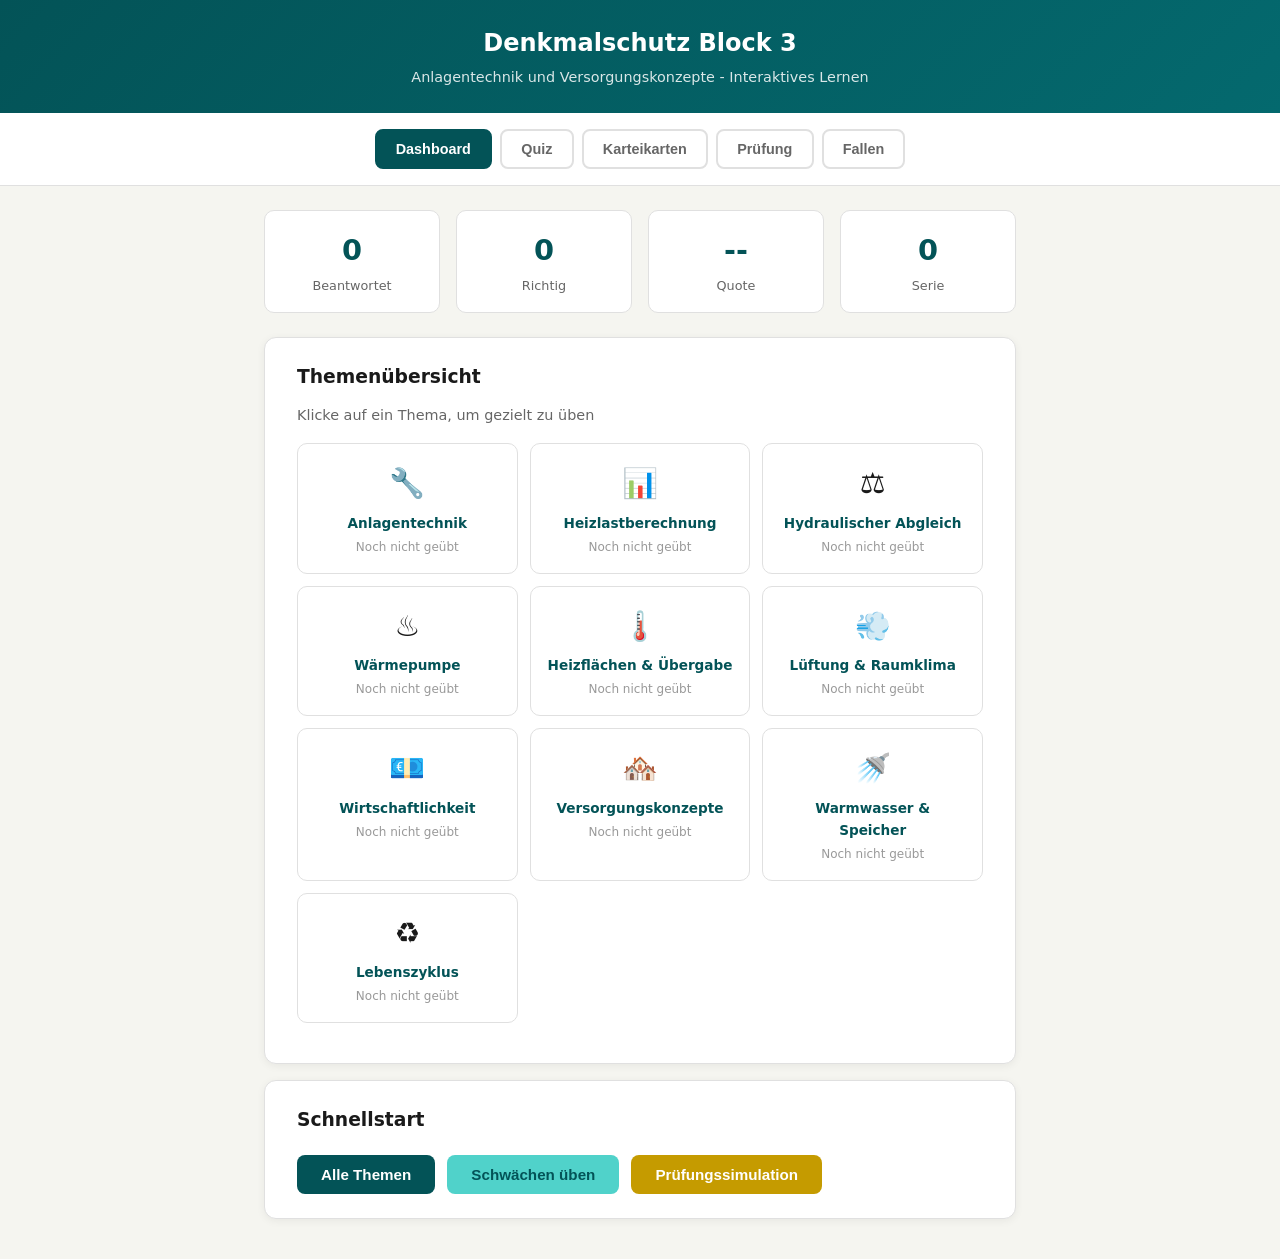
<file: block3/block3.html>
<!DOCTYPE html>
<html lang="de">
<head>
<meta charset="UTF-8">
<meta name="viewport" content="width=device-width, initial-scale=1.0">
<title>Denkmalschutz Block 3 - Interaktives Lernen</title>
<style>
  :root {
    --primary: #035357;
    --accent: #50D2CA;
    --gold: #C59B00;
    --warn: #c00;
    --success: #2e7d32;
    --bg: #f5f5f0;
    --card: #fff;
    --text: #1a1a1a;
    --muted: #666;
    --border: #e0e0e0;
  }
  * { margin: 0; padding: 0; box-sizing: border-box; }
  body {
    font-family: 'Segoe UI', system-ui, -apple-system, sans-serif;
    background: var(--bg);
    color: var(--text);
    line-height: 1.6;
    min-height: 100vh;
  }

  /* Header */
  header {
    background: linear-gradient(135deg, var(--primary), #04696e);
    color: white;
    padding: 1.5rem 2rem;
    text-align: center;
    box-shadow: 0 2px 12px rgba(0,0,0,0.15);
  }
  header h1 { font-size: 1.5rem; font-weight: 700; margin-bottom: 0.25rem; }
  header p { font-size: 0.9rem; opacity: 0.85; }

  /* Navigation */
  .nav {
    display: flex;
    justify-content: center;
    gap: 0.5rem;
    padding: 1rem;
    background: white;
    border-bottom: 1px solid var(--border);
    flex-wrap: wrap;
    position: sticky;
    top: 0;
    z-index: 100;
  }
  .nav button {
    padding: 0.6rem 1.2rem;
    border: 2px solid var(--border);
    border-radius: 8px;
    background: white;
    cursor: pointer;
    font-size: 0.9rem;
    font-weight: 600;
    color: var(--muted);
    transition: all 0.2s;
  }
  .nav button:hover { border-color: var(--accent); color: var(--primary); }
  .nav button.active {
    background: var(--primary);
    color: white;
    border-color: var(--primary);
  }

  /* Main */
  main {
    max-width: 800px;
    margin: 0 auto;
    padding: 1.5rem;
  }

  /* Cards */
  .card {
    background: var(--card);
    border-radius: 12px;
    padding: 1.5rem 2rem;
    margin-bottom: 1rem;
    box-shadow: 0 2px 8px rgba(0,0,0,0.06);
    border: 1px solid var(--border);
  }

  .section { display: none; }
  .section.active { display: block; }

  .progress-bar {
    width: 100%;
    height: 8px;
    background: var(--border);
    border-radius: 4px;
    margin: 1rem 0;
    overflow: hidden;
  }
  .progress-bar .fill {
    height: 100%;
    background: linear-gradient(90deg, var(--accent), var(--primary));
    border-radius: 4px;
    transition: width 0.4s ease;
  }

  .stats {
    display: flex;
    gap: 1rem;
    margin-bottom: 1.5rem;
    flex-wrap: wrap;
  }
  .stat {
    flex: 1;
    min-width: 120px;
    background: white;
    border-radius: 10px;
    padding: 1rem;
    text-align: center;
    border: 1px solid var(--border);
  }
  .stat .num {
    font-size: 1.8rem;
    font-weight: 800;
    color: var(--primary);
  }
  .stat .label { font-size: 0.8rem; color: var(--muted); margin-top: 0.2rem; }

  .question-header {
    display: flex;
    justify-content: space-between;
    align-items: center;
    margin-bottom: 0.5rem;
  }
  .q-type {
    font-size: 0.75rem;
    padding: 0.2rem 0.6rem;
    border-radius: 20px;
    font-weight: 600;
    text-transform: uppercase;
  }
  .q-type.sc { background: #e3f2fd; color: #1565c0; }
  .q-type.mc { background: #f3e5f5; color: #7b1fa2; }
  .q-type.ft { background: #fff3e0; color: #e65100; }
  .q-num { font-size: 0.85rem; color: var(--muted); }
  .q-topic { font-size: 0.75rem; color: var(--accent); margin-bottom: 0.5rem; }
  .question-text {
    font-size: 1.1rem;
    font-weight: 600;
    margin-bottom: 1.2rem;
    line-height: 1.5;
  }

  .options { display: flex; flex-direction: column; gap: 0.5rem; }
  .option {
    display: flex;
    align-items: flex-start;
    gap: 0.75rem;
    padding: 0.8rem 1rem;
    border: 2px solid var(--border);
    border-radius: 8px;
    cursor: pointer;
    transition: all 0.2s;
    user-select: none;
  }
  .option:hover { border-color: var(--accent); background: #f8fffe; }
  .option.selected { border-color: var(--primary); background: #e8f5f5; }
  .option.correct { border-color: var(--success); background: #e8f5e9; }
  .option.wrong { border-color: var(--warn); background: #ffebee; }
  .option .marker {
    width: 22px;
    height: 22px;
    border: 2px solid var(--border);
    border-radius: 50%;
    flex-shrink: 0;
    display: flex;
    align-items: center;
    justify-content: center;
    font-size: 0.75rem;
    font-weight: 700;
    margin-top: 1px;
    transition: all 0.2s;
  }
  .option.mc-option .marker { border-radius: 4px; }
  .option.selected .marker { border-color: var(--primary); background: var(--primary); color: white; }
  .option.correct .marker { border-color: var(--success); background: var(--success); color: white; }
  .option.wrong .marker { border-color: var(--warn); background: var(--warn); color: white; }
  .option-text { font-size: 0.95rem; }

  .ft-input {
    width: 100%;
    min-height: 100px;
    padding: 0.8rem 1rem;
    border: 2px solid var(--border);
    border-radius: 8px;
    font-family: inherit;
    font-size: 0.95rem;
    resize: vertical;
    transition: border-color 0.2s;
  }
  .ft-input:focus { outline: none; border-color: var(--accent); }

  .feedback {
    margin-top: 1rem;
    padding: 1rem 1.2rem;
    border-radius: 8px;
    font-size: 0.9rem;
    line-height: 1.6;
    display: none;
  }
  .feedback.show { display: block; }
  .feedback.correct-fb { background: #e8f5e9; border-left: 4px solid var(--success); }
  .feedback.wrong-fb { background: #ffebee; border-left: 4px solid var(--warn); }
  .feedback.info-fb { background: #e3f2fd; border-left: 4px solid #1565c0; }
  .feedback strong { display: block; margin-bottom: 0.3rem; }

  .btn {
    padding: 0.7rem 1.5rem;
    border: none;
    border-radius: 8px;
    font-size: 0.95rem;
    font-weight: 600;
    cursor: pointer;
    transition: all 0.2s;
  }
  .btn-primary { background: var(--primary); color: white; }
  .btn-primary:hover { background: #046a6f; }
  .btn-accent { background: var(--accent); color: var(--primary); }
  .btn-accent:hover { background: #3fc4bc; }
  .btn-outline { background: white; color: var(--primary); border: 2px solid var(--primary); }
  .btn-outline:hover { background: var(--primary); color: white; }
  .btn-gold { background: var(--gold); color: white; }
  .btn-gold:hover { background: #a88200; }
  .btn:disabled { opacity: 0.4; cursor: not-allowed; }

  .btn-row {
    display: flex;
    gap: 0.75rem;
    margin-top: 1.2rem;
    flex-wrap: wrap;
  }

  .flashcard-container { perspective: 1000px; margin: 1rem 0; }
  .flashcard {
    width: 100%;
    min-height: 250px;
    position: relative;
    cursor: pointer;
    transition: transform 0.6s;
    transform-style: preserve-3d;
  }
  .flashcard.flipped { transform: rotateY(180deg); }
  .flashcard-face {
    position: absolute;
    width: 100%;
    min-height: 250px;
    backface-visibility: hidden;
    border-radius: 12px;
    padding: 2rem;
    display: flex;
    flex-direction: column;
    justify-content: center;
    align-items: center;
    text-align: center;
    box-shadow: 0 4px 16px rgba(0,0,0,0.1);
  }
  .flashcard-front {
    background: linear-gradient(135deg, var(--primary), #04696e);
    color: white;
  }
  .flashcard-front h3 { font-size: 1.3rem; margin-bottom: 0.5rem; }
  .flashcard-front .hint { font-size: 0.85rem; opacity: 0.7; margin-top: 1rem; }
  .flashcard-back {
    background: white;
    border: 2px solid var(--accent);
    transform: rotateY(180deg);
    text-align: left;
  }
  .flashcard-back h4 { color: var(--primary); margin-bottom: 0.75rem; }
  .flashcard-back ul { padding-left: 1.2rem; }
  .flashcard-back li { margin-bottom: 0.3rem; font-size: 0.95rem; }

  .fc-nav {
    display: flex;
    justify-content: space-between;
    align-items: center;
    margin-top: 1rem;
  }
  .fc-counter { font-size: 0.9rem; color: var(--muted); font-weight: 600; }

  .topic-filter {
    display: flex;
    flex-wrap: wrap;
    gap: 0.4rem;
    margin-bottom: 1.5rem;
  }
  .topic-btn {
    padding: 0.35rem 0.8rem;
    border: 1px solid var(--border);
    border-radius: 20px;
    background: white;
    cursor: pointer;
    font-size: 0.8rem;
    transition: all 0.2s;
  }
  .topic-btn:hover { border-color: var(--accent); }
  .topic-btn.active { background: var(--primary); color: white; border-color: var(--primary); }

  .exam-timer {
    font-size: 1.5rem;
    font-weight: 700;
    color: var(--primary);
    text-align: center;
    padding: 0.5rem;
  }
  .exam-timer.warning { color: var(--warn); }

  .result-circle {
    width: 140px;
    height: 140px;
    border-radius: 50%;
    display: flex;
    flex-direction: column;
    align-items: center;
    justify-content: center;
    margin: 1rem auto;
    font-weight: 800;
    font-size: 2rem;
    border: 6px solid;
  }
  .result-circle.pass { border-color: var(--success); color: var(--success); }
  .result-circle.fail { border-color: var(--warn); color: var(--warn); }
  .result-circle small { font-size: 0.8rem; font-weight: 600; }

  .merksatz {
    background: linear-gradient(135deg, #fff9e6, #fff3cc);
    border-left: 4px solid var(--gold);
    padding: 0.8rem 1rem;
    border-radius: 0 8px 8px 0;
    margin: 0.75rem 0;
    font-size: 0.9rem;
  }
  .merksatz::before { content: "Merksatz: "; font-weight: 700; color: var(--gold); }

  .trap {
    background: #ffebee;
    border-left: 4px solid var(--warn);
    padding: 0.8rem 1rem;
    border-radius: 0 8px 8px 0;
    margin: 0.75rem 0;
    font-size: 0.9rem;
  }
  .trap::before { content: "Prüfungsfalle: "; font-weight: 700; color: var(--warn); }

  .checklist { list-style: none; padding: 0; }
  .checklist li {
    padding: 0.5rem 0;
    border-bottom: 1px solid var(--border);
    display: flex;
    align-items: center;
    gap: 0.5rem;
    font-size: 0.9rem;
  }
  .checklist li::before { content: ""; display: inline-block; width: 8px; height: 8px; border-radius: 50%; background: var(--accent); flex-shrink: 0; }

  @media (max-width: 768px) {
    main { padding: 1rem; }
    .card { padding: 1.2rem 1.2rem; }
    .topic-grid { grid-template-columns: repeat(auto-fill, minmax(140px, 1fr)); gap: 0.5rem; }
    .flashcard, .flashcard-face { min-height: 220px; }
    .flashcard-face { padding: 1.5rem; }
  }

  @media (max-width: 480px) {
    header { padding: 1rem 1rem; }
    header h1 { font-size: 1.15rem; }
    header p { font-size: 0.8rem; }
    .nav {
      justify-content: flex-start;
      gap: 0.4rem;
      padding: 0.6rem 0.75rem;
      overflow-x: auto;
      flex-wrap: nowrap;
      -webkit-overflow-scrolling: touch;
      scrollbar-width: none;
    }
    .nav::-webkit-scrollbar { display: none; }
    .nav button {
      padding: 0.45rem 0.75rem;
      font-size: 0.8rem;
      white-space: nowrap;
      flex-shrink: 0;
      border-width: 1.5px;
    }
    main { padding: 0.75rem; }
    .card { padding: 1rem; border-radius: 10px; margin-bottom: 0.75rem; }
    .stats { display: grid; grid-template-columns: 1fr 1fr; gap: 0.5rem; margin-bottom: 1rem; }
    .stat { min-width: 0; padding: 0.75rem 0.5rem; border-radius: 8px; }
    .stat .num { font-size: 1.4rem; }
    .stat .label { font-size: 0.7rem; }
    .topic-grid { grid-template-columns: repeat(3, 1fr); gap: 0.4rem; }
    .topic-card { padding: 0.6rem 0.4rem; border-radius: 8px; }
    .topic-card .icon { font-size: 1.4rem; margin-bottom: 0.2rem; }
    .topic-card h4 { font-size: 0.7rem; line-height: 1.3; }
    .topic-card .score { font-size: 0.65rem; }
    .topic-filter { gap: 0.3rem; margin-bottom: 1rem; }
    .topic-btn { padding: 0.3rem 0.6rem; font-size: 0.72rem; }
    .question-text { font-size: 1rem; margin-bottom: 1rem; }
    .q-type { font-size: 0.68rem; padding: 0.15rem 0.5rem; }
    .q-num { font-size: 0.78rem; }
    .q-topic { font-size: 0.7rem; }
    .options { gap: 0.4rem; }
    .option { padding: 0.7rem 0.8rem; gap: 0.6rem; border-radius: 8px; border-width: 1.5px; -webkit-tap-highlight-color: transparent; }
    .option .marker { width: 24px; height: 24px; font-size: 0.72rem; }
    .option-text { font-size: 0.88rem; }
    .ft-input { min-height: 80px; font-size: 16px; padding: 0.7rem 0.8rem; }
    .feedback { padding: 0.8rem 1rem; font-size: 0.85rem; }
    .btn { padding: 0.65rem 1rem; font-size: 0.88rem; }
    .btn-row { gap: 0.5rem; margin-top: 1rem; }
    .btn-row .btn { flex: 1; min-width: 0; text-align: center; }
    .flashcard-container { margin: 0.75rem 0; }
    .flashcard, .flashcard-face { min-height: 200px; }
    .flashcard-face { padding: 1.2rem; }
    .flashcard-front h3 { font-size: 1.1rem; }
    .flashcard-front .hint { font-size: 0.78rem; }
    .flashcard-back h4 { font-size: 0.95rem; margin-bottom: 0.5rem; }
    .flashcard-back ul { padding-left: 1rem; }
    .flashcard-back li { font-size: 0.85rem; margin-bottom: 0.25rem; }
    .fc-nav { margin-top: 0.75rem; }
    .fc-nav .btn { padding: 0.5rem 1rem; font-size: 0.85rem; }
    .fc-counter { font-size: 0.8rem; }
    .exam-timer { font-size: 1.3rem; padding: 0.3rem; }
    .result-circle { width: 110px; height: 110px; font-size: 1.6rem; border-width: 5px; }
    .result-circle small { font-size: 0.7rem; }
    .merksatz, .trap { padding: 0.7rem 0.8rem; font-size: 0.83rem; margin: 0.5rem 0; }
    .card ol { padding-left: 1.2rem; font-size: 0.83rem; line-height: 1.8; }
    .progress-bar { height: 6px; margin: 0.75rem 0; }
  }

  @media (max-width: 360px) {
    .topic-grid { grid-template-columns: repeat(2, 1fr); }
    .stats { gap: 0.4rem; }
    .stat .num { font-size: 1.2rem; }
    .nav button { padding: 0.4rem 0.6rem; font-size: 0.75rem; }
    .flashcard, .flashcard-face { min-height: 180px; }
    .flashcard-face { padding: 1rem; }
    .flashcard-front h3 { font-size: 1rem; }
  }

  @media (hover: none) and (pointer: coarse) {
    .option:hover { border-color: var(--border); background: transparent; }
    .option.selected:hover { border-color: var(--primary); background: #e8f5f5; }
    .topic-card:hover { transform: none; box-shadow: none; }
    .topic-card:active { transform: scale(0.97); }
    .option:active { background: #f0f0f0; }
    .btn:active { transform: scale(0.97); }
  }

  @supports (padding: env(safe-area-inset-bottom)) {
    body { padding-bottom: env(safe-area-inset-bottom); }
    .nav { padding-left: max(0.75rem, env(safe-area-inset-left)); padding-right: max(0.75rem, env(safe-area-inset-right)); }
  }

  @keyframes slideIn { from { opacity: 0; transform: translateY(10px); } to { opacity: 1; transform: translateY(0); } }
  .card { animation: slideIn 0.3s ease; }

  .topic-grid { display: grid; grid-template-columns: repeat(auto-fill, minmax(220px, 1fr)); gap: 0.75rem; margin: 1rem 0; }
  .topic-card {
    background: white;
    border-radius: 10px;
    padding: 1rem;
    border: 1px solid var(--border);
    cursor: pointer;
    transition: all 0.2s;
    text-align: center;
  }
  .topic-card:hover { border-color: var(--accent); transform: translateY(-2px); box-shadow: 0 4px 12px rgba(0,0,0,0.08); }
  .topic-card .icon { font-size: 1.8rem; margin-bottom: 0.4rem; }
  .topic-card h4 { font-size: 0.85rem; color: var(--primary); margin-bottom: 0.2rem; }
  .topic-card .score { font-size: 0.75rem; color: var(--muted); }
</style>
</head>
<body>

<header>
  <h1>Denkmalschutz Block 3</h1>
  <p>Anlagentechnik und Versorgungskonzepte - Interaktives Lernen</p>
</header>

<nav class="nav">
  <button class="active" onclick="showSection('dashboard')">Dashboard</button>
  <button onclick="showSection('quiz')">Quiz</button>
  <button onclick="showSection('flashcards')">Karteikarten</button>
  <button onclick="showSection('exam')">Prüfung</button>
  <button onclick="showSection('traps')">Fallen</button>
</nav>

<main>

  <!-- DASHBOARD -->
  <div id="dashboard" class="section active">
    <div class="stats">
      <div class="stat"><div class="num" id="stat-answered">0</div><div class="label">Beantwortet</div></div>
      <div class="stat"><div class="num" id="stat-correct">0</div><div class="label">Richtig</div></div>
      <div class="stat"><div class="num" id="stat-rate">--</div><div class="label">Quote</div></div>
      <div class="stat"><div class="num" id="stat-streak">0</div><div class="label">Serie</div></div>
    </div>

    <div class="card">
      <h3 style="margin-bottom: 0.75rem;">Themenübersicht</h3>
      <p style="font-size: 0.9rem; color: var(--muted); margin-bottom: 1rem;">Klicke auf ein Thema, um gezielt zu üben</p>
      <div class="topic-grid" id="topic-grid"></div>
    </div>

    <div class="card">
      <h3 style="margin-bottom: 0.75rem;">Schnellstart</h3>
      <div class="btn-row">
        <button class="btn btn-primary" onclick="startQuiz('all')">Alle Themen</button>
        <button class="btn btn-accent" onclick="startQuiz('weak')">Schwächen üben</button>
        <button class="btn btn-gold" onclick="showSection('exam')">Prüfungssimulation</button>
      </div>
    </div>
  </div>

  <!-- QUIZ -->
  <div id="quiz" class="section">
    <div class="card" id="quiz-filter-card">
      <h3 style="margin-bottom: 0.75rem;">Thema wählen</h3>
      <div class="topic-filter" id="quiz-topic-filter"></div>
      <div class="btn-row">
        <button class="btn btn-primary" onclick="startQuizFromFilter()">Quiz starten</button>
      </div>
    </div>
    <div id="quiz-area" style="display:none;">
      <div class="progress-bar"><div class="fill" id="quiz-progress"></div></div>
      <div class="card" id="quiz-card"></div>
      <div class="btn-row" id="quiz-buttons"></div>
    </div>
    <div class="card" id="quiz-results" style="display:none;"></div>
  </div>

  <!-- FLASHCARDS -->
  <div id="flashcards" class="section">
    <div class="card">
      <h3 style="margin-bottom: 0.5rem;">Karteikarten</h3>
      <p style="font-size: 0.9rem; color: var(--muted); margin-bottom: 1rem;">Klicke zum Umdrehen. Wische oder nutze die Pfeile.</p>
      <div class="topic-filter" id="fc-topic-filter"></div>
    </div>
    <div class="flashcard-container">
      <div class="flashcard" id="flashcard" onclick="flipCard()">
        <div class="flashcard-face flashcard-front" id="fc-front">
          <h3 id="fc-question">Lade...</h3>
          <div class="hint">Klicken zum Umdrehen</div>
        </div>
        <div class="flashcard-face flashcard-back" id="fc-back">
          <h4 id="fc-answer-title">Antwort</h4>
          <div id="fc-answer"></div>
        </div>
      </div>
    </div>
    <div class="fc-nav">
      <button class="btn btn-outline" onclick="prevCard()">Zurück</button>
      <span class="fc-counter" id="fc-counter">1 / 1</span>
      <button class="btn btn-outline" onclick="nextCard()">Weiter</button>
    </div>
    <div class="btn-row" style="justify-content: center; margin-top: 0.5rem;">
      <button class="btn btn-accent" onclick="markCardKnown()">Gewusst</button>
      <button class="btn btn-outline" style="border-color: var(--warn); color: var(--warn);" onclick="markCardUnknown()">Nochmal</button>
    </div>
  </div>

  <!-- EXAM -->
  <div id="exam" class="section">
    <div class="card" id="exam-setup">
      <h3 style="margin-bottom: 0.5rem;">Prüfungssimulation</h3>
      <p style="font-size: 0.9rem; color: var(--muted); margin-bottom: 1rem;">15 Fragen, 30 Minuten, gemischte Formate. Bestanden ab 70%.</p>
      <div class="btn-row">
        <button class="btn btn-gold" onclick="startExam()">Prüfung starten</button>
      </div>
    </div>
    <div id="exam-area" style="display:none;">
      <div class="card" style="text-align:center;">
        <div class="exam-timer" id="exam-timer">30:00</div>
        <div class="progress-bar"><div class="fill" id="exam-progress"></div></div>
      </div>
      <div class="card" id="exam-card"></div>
      <div class="btn-row" id="exam-buttons"></div>
    </div>
    <div class="card" id="exam-results" style="display:none;"></div>
  </div>

  <!-- TRAPS -->
  <div id="traps" class="section">
    <div class="card">
      <h3 style="margin-bottom: 1rem;">Typische Prüfungsfallen</h3>
      <div class="trap">„Erst neue Heizung, dann Hülle dämmen" — FALSCH! Grundsatz: <strong>erst Hülle, dann Heizung</strong>. Sonst Teillast und Ineffizienz.</div>
      <div class="trap">„Wärmepumpe ist immer die beste Lösung" — ZU PAUSCHAL! Immer abhängig von <strong>Heizlast, Heizflächen, VL-Temperatur, Denkmalbelangen und Standort</strong>.</div>
      <div class="trap">„Wärmepumpe geht nur mit Fußbodenheizung" — FALSCH! Auch <strong>Heizkörper können reichen</strong>, wenn Heizlast und Heizfläche zusammenpassen.</div>
      <div class="trap">„Aus dem Jahresverbrauch kann ich den Kessel dimensionieren" — FALSCH! Für die Dimensionierung ist die <strong>Heizlast (kW)</strong> maßgeblich, nicht die Jahresarbeit (kWh).</div>
      <div class="trap">„Hydraulischer Abgleich = alle Thermostatventile gleich einstellen" — FALSCH! Es ist eine <strong>gezielte Anpassung der Volumenströme</strong> an den Bedarf jedes Heizkörpers.</div>
      <div class="trap">„Vorhandene Heizkörper reichen bei Wärmepumpenbetrieb automatisch" — FALSCH! <strong>Heizkörperleistungskorrektur</strong> nötig — bei 50/38°C nur noch ~39% der Nennleistung.</div>
      <div class="trap">„Speicher macht die Anlage automatisch effizient" — FALSCH! Puffer hilft nur wenn <strong>Hydraulik, Temperaturniveau und Nutzung</strong> passen. Verluste beachten!</div>
      <div class="trap">„Vorlauftemperatur einfach runterdrehen" — FALSCH! Geht nur wenn <strong>Heizlast und Heizflächen</strong> dazu passen. Sonst werden Räume nicht warm.</div>
      <div class="trap">„Flächenheizung ist immer besser als Heizkörper" — Im Denkmal nicht automatisch! <strong>Eingriffstiefe</strong> in historische Böden ist oft das Hauptproblem.</div>
      <div class="trap">„Nach Fenstertausch reicht normale Lüftung" — FALSCH! Höhere Dichtheit → <strong>Lüftungskonzept</strong> muss mitgedacht werden.</div>
    </div>

    <div class="card">
      <h3 style="margin-bottom: 1rem;">Freitext-Antwort-Schema Block 3</h3>
      <p style="font-size: 0.9rem; margin-bottom: 0.75rem;">Bei Fallaufgaben zur Anlagentechnik immer diese Reihenfolge:</p>
      <ol style="padding-left: 1.5rem; font-size: 0.9rem; line-height: 2;">
        <li>Randbedingungen klären (Standort, Nutzung, kommunale Wärmeplanung)</li>
        <li>Heizlast und Heizflächen prüfen (raumweise!)</li>
        <li>Passenden Wärmeerzeuger wählen (nie isoliert bewerten)</li>
        <li>Hydraulischen Abgleich mitdenken</li>
        <li>Lüftungskonzept berücksichtigen</li>
        <li>Warmwasser separat planen</li>
        <li>Wirtschaftlichkeit und Wärmeplanung einordnen</li>
        <li>Denkmalbelange bei allen Schritten mitdenken</li>
      </ol>
    </div>

    <div class="card">
      <h3 style="margin-bottom: 1rem;">Die goldenen Merksätze</h3>
      <div class="merksatz">Erst Hülle, dann Heizung — erst Bedarf senken, dann Erzeuger dimensionieren.</div>
      <div class="merksatz">Heizlast (kW) ≠ Energiebilanz (kWh). Kessel dimensioniert man mit Heizlast!</div>
      <div class="merksatz">Hydraulischer Abgleich: jeder HK bekommt nicht gleich viel, sondern genau so viel wie nötig.</div>
      <div class="merksatz">Wärmepumpe: Heizlast + Heizfläche + niedrige VL + Denkmalprüfung = Voraussetzungen.</div>
      <div class="merksatz">Sinkt die Vorlauftemperatur, sinkt die Heizkörperleistung — Korrektur nötig!</div>
      <div class="merksatz">JAZ = Wärme-Output / Strom-Input. Ziel: JAZ > 3,0 (besser > 3,5).</div>
      <div class="merksatz">Kommunale Wärmeplanung bis 30.06.2028 — hat Einfluss auf Wärmeerzeuger-Wahl!</div>
      <div class="merksatz">Pufferspeicher: Q = V · ρ · c · ΔT — Volumen und Temperaturhub entscheiden.</div>
      <div class="merksatz">Raumwärme und Trinkwarmwasser immer getrennt denken, aber im selben System lösen.</div>
      <div class="merksatz">Nach Modernisierung: Lüftungskonzept mitdenken! Höhere Dichtheit = weniger natürliche Lüftung.</div>
      <div class="merksatz">Nicht pauschal „WP geht" oder „WP geht nicht" — immer abgewogen argumentieren.</div>
      <div class="merksatz">Wärmeerzeuger nie isoliert bewerten — Standort, Netz, Heizflächen und Denkmal gehören dazu.</div>
    </div>
  </div>

</main>

<script>
// ===== DATA =====

const topics = [
  { id: 'anlagen', name: 'Anlagentechnik', icon: '🔧' },
  { id: 'heizlast', name: 'Heizlastberechnung', icon: '📊' },
  { id: 'abgleich', name: 'Hydraulischer Abgleich', icon: '⚖️' },
  { id: 'waermepumpe', name: 'Wärmepumpe', icon: '♨️' },
  { id: 'heizflaechen', name: 'Heizflächen & Übergabe', icon: '🌡️' },
  { id: 'lueftung', name: 'Lüftung & Raumklima', icon: '💨' },
  { id: 'wirtschaft', name: 'Wirtschaftlichkeit', icon: '💶' },
  { id: 'versorgung', name: 'Versorgungskonzepte', icon: '🏘️' },
  { id: 'warmwasser', name: 'Warmwasser & Speicher', icon: '🚿' },
  { id: 'lebenszyklus', name: 'Lebenszyklus', icon: '♻️' },
];

const questions = [
  // ANLAGENTECHNIK
  { topic: 'anlagen', type: 'sc', q: 'Was ist der richtige Grundsatz bei zeitnaher Sanierung?', options: ['Erst neue Heizung, dann Hülle dämmen', 'Erst Gebäudehülle sanieren, dann bedarfsgerechte Heizung einsetzen', 'Beides gleichzeitig machen', 'Nur die Heizung tauschen reicht'], correct: 1, explanation: 'Grundsatz: IMMER zuerst die Gebäudehülle sanieren, dann eine bedarfsgerechte Heizung einsetzen. Heizungen in tiefer Teillast sind ineffizient. Erst den Bedarf senken, dann den Erzeuger dimensionieren.' },
  { topic: 'anlagen', type: 'mc', q: 'Welche Wärmeerzeuger werden im Bestand eingesetzt?', options: ['Ölheizung', 'Gasheizung', 'Biomasse (Pellets, Hackschnitzel)', 'Wärmepumpe', 'Brennstoffzelle', 'Nah-/Fernwärme'], correct: [0, 1, 2, 3, 4, 5], explanation: 'Alle genannten Systeme werden im Bestand eingesetzt. Öl/Gas werden perspektivisch ungünstiger (CO2-Preis, fehlende Förderung). WP wird immer wichtiger, Wärmenetz standortabhängig.' },
  { topic: 'anlagen', type: 'sc', q: 'Was kostet eine Wärmepumpe ungefähr bei Sanierung?', options: ['ca. 17.000 €', 'ca. 25.000 €', 'ca. 40.000 €', 'ca. 60.000 €'], correct: 2, explanation: 'Wärmepumpe ca. 40.000 €. Zum Vergleich: Öl/Gas je ca. 17.000 €, Biomasse ca. 36.000 €. WP ist im Altbau herausfordernd aber immer häufiger.' },
  { topic: 'anlagen', type: 'sc', q: 'Was ist eine Brennstoffzelle?', options: ['Ein Verbrennungsmotor', 'Eine elektrochemische Reaktion von Sauerstoff und Wasserstoff (kalte Verbrennung)', 'Ein Wärmespeicher', 'Eine Solaranlage'], correct: 1, explanation: 'Brennstoffzelle: elektrochemische Reaktion (keine Verbrennung!). Energieträger: Erdgas/Biomethan. NT-BZ: 30-40% Strom + 50-55% Wärme. HT-BZ: 60-62% Strom + 25% Wärme. Gesamtwirkungsgrad bis 92%.' },
  { topic: 'anlagen', type: 'mc', q: 'Warum ist Öl als Wärmeerzeuger perspektivisch ungünstig?', options: ['Keine Förderung mehr', 'CO2-Preis belastet zusätzlich', 'Im Bestand immer seltener', 'Technisch nicht mehr möglich', 'Ölheizungen sind verboten'], correct: [0, 1, 2], explanation: 'Öl: keine Förderung mehr, CO2-Preis steigt, im Bestand immer seltener. NICHT verboten, aber wirtschaftlich zunehmend ungünstig.' },

  // HEIZLASTBERECHNUNG
  { topic: 'heizlast', type: 'sc', q: 'Was ist der Unterschied zwischen Heizlast und Energiebilanz?', options: ['Heizlast = Jahresenergie, Energiebilanz = Momentanleistung', 'Heizlast = erforderliche Leistung am Auslegungspunkt (kW), Energiebilanz = Energiemenge über die Zeit (kWh)', 'Kein Unterschied', 'Heizlast gilt nur für Neubauten'], correct: 1, explanation: 'Heizlast = Leistung am kältesten Auslegungstag (W/kW) → Dimensionierung von Kessel und Heizflächen. Energiebilanz = Energiemenge über Heizperiode/Jahr (kWh) → Jahresverbrauch.' },
  { topic: 'heizlast', type: 'sc', q: 'Wie wird die Normheizlast nach DIN EN 12831 berechnet?', options: ['Nur über das Gebäudevolumen', 'Raumweise: Transmissions- + Lüftungswärmeverluste', 'Nur über den U-Wert der Außenwand', 'Über den Jahresverbrauch'], correct: 1, explanation: 'Φ_HL,i = Φ_T,i + Φ_V,i + Φ_RH,i. Raumweise Berechnung: Transmissionswärmeverlust + Lüftungswärmeverlust (+ ggf. Aufheizleistung). Gebäudeheizlast = Summe aller Räume.' },
  { topic: 'heizlast', type: 'sc', q: 'Was ist ein Referenzraum bei der Heizlastberechnung?', options: ['Der größte Raum', 'Ein thermisch ungünstiger, häufig genutzter Raum mit erhöhter Anforderung', 'Der Keller', 'Jeder beheizte Raum'], correct: 1, explanation: 'Referenzräume sind kritische Räume (thermisch ungünstig, häufig genutzt, erhöhte Solltemperatur). Z.B. Bad, große Kinderzimmer, Küche. NICHT innenliegende Flure oder Treppenhaus.' },
  { topic: 'heizlast', type: 'sc', q: 'Kann man aus dem Jahresverbrauch den Wärmeerzeuger dimensionieren?', options: ['Ja, direkt', 'Nein, dafür braucht man die Heizlast', 'Ja, mit einem Faktor von 1,2', 'Nur bei Neubauten'], correct: 1, explanation: 'Für die Dimensionierung des Wärmeerzeugers ist die HEIZLAST (kW) maßgeblich, NICHT der Jahresverbrauch (kWh). Heizlast bestimmt die erforderliche Leistung am kältesten Tag.' },
  { topic: 'heizlast', type: 'sc', q: 'Was passiert, wenn der Heizkörper bei 75/65°C 2625 W leistet und auf 50/38°C umgestellt wird?', options: ['Die Leistung bleibt gleich', 'Die Leistung sinkt auf ca. 1024 W (Korrekturfaktor ~0,39)', 'Die Leistung verdoppelt sich', 'Die Leistung sinkt auf 0'], correct: 1, explanation: 'Bei Absenkung von 75/65 auf 50/38°C: Korrekturfaktor ca. 0,39 → 2625 W × 0,39 ≈ 1024 W. Das ist weniger als die Hälfte! Deshalb muss bei niedrigen VL-Temperaturen geprüft werden, ob Heizflächen reichen.' },

  // HYDRAULISCHER ABGLEICH
  { topic: 'abgleich', type: 'sc', q: 'Was passiert ohne hydraulischen Abgleich?', options: ['Alle Räume werden gleichmäßig warm', 'Pumpennahe HK bekommen zu viel, entfernte zu wenig Durchfluss → Über-/Unterversorgung und Geräusche', 'Die Heizung schaltet sich ab', 'Der Energieverbrauch sinkt'], correct: 1, explanation: 'Ohne Abgleich: pumpennahe HK zu heiß + Pfeifgeräusche, entfernte HK zu kalt. Mit Abgleich: jeder HK bekommt genau den nötigen Durchfluss → Komfort + Effizienz.' },
  { topic: 'abgleich', type: 'sc', q: 'Um wie viel Kelvin kann der hydraulische Abgleich die Vorlauftemperatur senken?', options: ['0 K', '3–7 K', '15–20 K', '30 K'], correct: 1, explanation: 'Hydraulischer Abgleich kann 3–7 K niedrigere Vorlauftemperaturen ermöglichen. Das ist besonders für Wärmepumpen wertvoll!' },
  { topic: 'abgleich', type: 'mc', q: 'Was gehört zum hydraulischen Abgleich?', options: ['Heizflächen und Heizlasten erfassen', 'Systemtemperaturen festlegen', 'Über-/Unterdimensionierungsfaktor korrigieren', 'Massenstrom berechnen', 'Rohrdimensionierung durchführen', 'Thermostatventile alle gleich einstellen'], correct: [0, 1, 2, 3, 4], explanation: 'Hydraulischer Abgleich: Heizflächen erfassen, Systemtemp. festlegen, fu-Korrekturfaktor, Massenstrom berechnen, Rohrdimensionierung. NICHT "alle Ventile gleich einstellen"!' },
  { topic: 'abgleich', type: 'mc', q: 'Welche Arten von Flächenheizungen gibt es?', options: ['Wandheizung', 'Deckenheizung', 'Fußbodenheizung', 'Dachheizung', 'Kellerheizung'], correct: [0, 1, 2], explanation: 'Drei Arten: Wand-, Decken- und Fußbodenheizung. Alle arbeiten mit niedrigen Vorlauftemperaturen. Im Denkmal: Eingriffstiefe, Substanzerhalt und Aufbauhöhe beachten!' },

  // WÄRMEPUMPE
  { topic: 'waermepumpe', type: 'sc', q: 'Was ist die Jahresarbeitszahl (JAZ) einer Wärmepumpe?', options: ['Die Anzahl der Betriebsstunden pro Jahr', 'Das Verhältnis von abgegebener Wärme zu eingesetztem Strom über das Jahr', 'Die maximale Vorlauftemperatur', 'Die Lebensdauer in Jahren'], correct: 1, explanation: 'JAZ = Wärme-AUSGANG / Strom-EINGANG über das gesamte Jahr. Effizienzziele: energie-effizient ab JAZ > 3,0, nennenswert effizient ab JAZ > 3,5.' },
  { topic: 'waermepumpe', type: 'mc', q: 'Unter welchen Voraussetzungen ist eine Wärmepumpe im Denkmal möglich?', options: ['Heizlast muss genau ermittelt sein', 'Heizflächen müssen für niedrige Vorlauftemperaturen geeignet sein', 'Denkmalrechtliche Prüfung der Außeneinheit nötig', 'Hydraulischer Abgleich muss durchgeführt sein', 'Es muss immer eine Fußbodenheizung eingebaut werden'], correct: [0, 1, 2, 3], explanation: 'WP im Denkmal: Heizlast ermitteln, Heizflächen prüfen, niedrige VL-Temperaturen sicherstellen, hydraulischen Abgleich machen, Außeneinheit denkmalrechtlich klären. NICHT zwingend Fußbodenheizung!' },
  { topic: 'waermepumpe', type: 'mc', q: 'Welche Wärmepumpen-Typen gibt es?', options: ['Luft-Wasser-Wärmepumpe', 'Sole-Wasser-Wärmepumpe', 'Wasser-Wasser-Wärmepumpe', 'Luft-Luft-Wärmepumpe', 'Brauchwasser-Wärmepumpe'], correct: [0, 1, 2, 3, 4], explanation: 'Alle fünf Typen existieren. Luft-Wasser am häufigsten, Sole-Wasser beste JAZ (4–5), Luft-Luft ohne wasserführendes System. Brauchwasser-WP nur für Warmwasser.' },
  { topic: 'waermepumpe', type: 'sc', q: 'Welche Wärmepumpe hat die beste Jahresarbeitszahl?', options: ['Luft-Luft (JAZ 2,5)', 'Luft-Wasser (JAZ 2,5–4,5)', 'Sole-Wasser (JAZ 4–5)', 'Alle gleich'], correct: 2, explanation: 'Sole-Wasser: JAZ 4–5 (beste). Wasser-Wasser: JAZ 4–5. Luft-Wasser: JAZ 2,5–4,5. Luft-Luft: JAZ 2,5. Je konstanter die Wärmequelle, desto besser die JAZ.' },
  { topic: 'waermepumpe', type: 'sc', q: 'Seit wann sind nur noch Kältemittel mit GWP ≤ 750 erlaubt?', options: ['Seit 2020', 'Seit 2025', 'Seit 2030', 'Es gibt keine Begrenzung'], correct: 1, explanation: 'Seit 2025: nur noch Kältemittel mit GWP ≤ 750. Natürliche Kältemittel: R717 (Ammoniak, GWP 0), R744 (CO2, GWP 1), R290 (Propan, GWP 3, aber brennbar!).' },

  // HEIZFLÄCHEN
  { topic: 'heizflaechen', type: 'sc', q: 'Warum können kleine alte Heizkörper ein Problem für Wärmepumpen sein?', options: ['Sie verbrauchen zu viel Strom', 'Sie liefern bei niedrigen Vorlauftemperaturen zu wenig Leistung', 'Sie sind nicht wasserführend', 'Sie sind zu schwer'], correct: 1, explanation: 'Kleine Heizkörper brauchen hohe VL-Temperaturen für ausreichende Leistung. WP braucht niedrige VL-Temperaturen für gute JAZ. Lösung: größere HK, Niedertemperatur-HK oder Flächenheizung.' },
  { topic: 'heizflaechen', type: 'sc', q: 'Stimmt es, dass Wärmepumpen nur mit Fußbodenheizung funktionieren?', options: ['Ja, immer', 'Nein — auch Heizkörper können reichen, wenn Heizlast und Heizfläche passen', 'Ja, im Altbau immer', 'Nein, WP braucht gar keine Heizflächen'], correct: 1, explanation: 'Nicht jeder Altbau braucht Fußbodenheizung! Große alte Heizkörper können bei VL um 40°C noch ausreichen. Entscheidend: Heizlast, Heizfläche und VL-Temperatur müssen zusammenpassen.' },
  { topic: 'heizflaechen', type: 'sc', q: 'Warum ist Fußbodenheizung im Denkmal oft kritisch?', options: ['Weil sie zu teuer ist', 'Wegen Eingriffen in historische Böden, Aufbauhöhen, Türanschlüsse und konstruktive Schichten', 'Weil sie nicht funktioniert', 'Weil sie nur mit Gas betrieben werden kann'], correct: 1, explanation: 'Im Denkmal: historische Böden, Aufbauhöhen (Türanschlüsse!), Treppen, Sockel, konstruktive Schichten. Wandheizung oder Deckenheizung oft bessere Alternative.' },
  { topic: 'heizflaechen', type: 'sc', q: 'Was ist die witterungsgeführte Regelung?', options: ['Die Heizung wird nach Wetterbericht gesteuert', 'Die Vorlauftemperatur wird automatisch an die Außentemperatur angepasst', 'Die Fenster werden automatisch geöffnet', 'Der Thermostat wird vom Vermieter eingestellt'], correct: 1, explanation: 'Witterungsgeführte Regelung: Außentemperaturfühler → zentrales Regelgerät → passt Vorlauftemperatur automatisch an. Je kälter draußen, desto höher der Vorlauf. Heizkurve bestimmt den Zusammenhang.' },

  // LÜFTUNG
  { topic: 'lueftung', type: 'sc', q: 'Warum ist nach einer Modernisierung ein Lüftungskonzept nötig?', options: ['Weil es gesetzlich vorgeschrieben ist', 'Weil die Dichtheit steigt und natürliche Lüftung nicht mehr ausreicht', 'Weil die Heizung sonst nicht funktioniert', 'Weil die Fenster kleiner werden'], correct: 1, explanation: 'Nach Modernisierung (neue Fenster, Dichtungen): höhere Luftdichtheit → natürliche Lüftung reicht oft nicht mehr → Feuchteschäden, Schadstoffe, schlechte Luft. Lüftungskonzept muss mitgedacht werden!' },
  { topic: 'lueftung', type: 'mc', q: 'Was muss bei der Raumlüftung im Denkmal beachtet werden?', options: ['Anforderungen an Luftdichtheit (Blower-Door)', 'Lüftung über Fenster oder Bauhülle möglich?', 'Abluftanlage für Küche/Bad nötig?', 'Historische Substanz nicht schädigen', 'Zentrale Zu-/Abluft mit Wärmerückgewinnung immer einbauen'], correct: [0, 1, 2, 3], explanation: 'Im Denkmal: Dichtheit prüfen, Fensterlüftung/Bauhülle nutzen, Abluft Küche/Bad, Substanz schonen. NICHT automatisch zentrale Anlage — denkmalverträgliche Strategie suchen!' },

  // WIRTSCHAFTLICHKEIT
  { topic: 'wirtschaft', type: 'mc', q: 'Welche „kleinen" Maßnahmen bringen schnelle Energieeinsparung?', options: ['Rohrdämmung', 'Pumpentausch (Hocheffizienzpumpe)', 'Nachtabsenkung der Temperatur', 'Heizkurvenanpassung', 'Komplettsanierung der Fassade'], correct: [0, 1, 2, 3], explanation: 'Kleine wirksame Maßnahmen: Rohrdämmung, Pumpentausch, Temperaturabsenkung, Heizkurvenanpassung. Fassadensanierung ist eine GROSSE Maßnahme.' },
  { topic: 'wirtschaft', type: 'sc', q: 'Welche EE-Anteile gelten für neue Heizungen mit fossilen Brennstoffen?', options: ['Ab 2029: 15%, ab 2035: 30%, ab 2040: 60%', 'Sofort 100%', 'Keine Anforderung', 'Ab 2030: 50%'], correct: 0, explanation: 'Stufenplan fossile Heizungen: ab 2029 → 15% EE (aktualisiert auf 10%), ab 2035 → 30%, ab 2040 → 60%. Bestandsheizungen dürfen bis 2045 ohne EE-Pflicht repariert werden.' },

  // VERSORGUNGSKONZEPTE
  { topic: 'versorgung', type: 'sc', q: 'Was ist die kommunale Wärmeplanung?', options: ['Ein privater Heizungsplan', 'Eine gesetzliche Pflicht für Kommunen bis 30.06.2028, die die Wärmeversorgung strategisch plant', 'Ein freiwilliges Programm', 'Eine EU-Richtlinie für Industriegebäude'], correct: 1, explanation: 'Kommunale Wärmeplanung: Pflicht bis 30.06.2028. Plant strategisch, welche Gebiete per Wärmenetz, Wärmepumpe oder andere Systeme versorgt werden. Hat Einfluss auf Sanierungsentscheidungen!' },
  { topic: 'versorgung', type: 'sc', q: 'Was muss bei der Wahl des Wärmeerzeugers IMMER mitgedacht werden?', options: ['Nur der Preis', 'Standort, kommunale Wärmeplanung, Wärmenetz-Option, Heizflächen und Gebäudezustand', 'Nur die Marke des Herstellers', 'Nur der CO2-Ausstoß'], correct: 1, explanation: 'Wärmeerzeuger nie isoliert bewerten! Immer: Standort, Wärmeplanung, Netz-Option, dezentrale Alternativen, Heizflächen, Gebäudezustand und Denkmalschutz mitdenken.' },
  { topic: 'versorgung', type: 'mc', q: 'Welche Hybrid-Kombinationen gibt es?', options: ['Heizkessel + Solarthermie', 'Heizkessel + Wärmepumpe', 'Wärmepumpe + Photovoltaik', 'Kamin (wasserführend) + Wärmepumpe', 'Fernwärme + Photovoltaik'], correct: [0, 1, 2, 3, 4], explanation: 'Alle genannten Hybridkombinationen sind möglich. Grundidee: WP/EE deckt Grundlast, Spitzenlastwärmeerzeuger nur bei Bedarf. Hybrid ist Übergangs- oder Dauerlösung im Bestand.' },

  // WARMWASSER & SPEICHER
  { topic: 'warmwasser', type: 'sc', q: 'Was ist eine Frischwasserstation?', options: ['Ein Kaltwasseranschluss', 'Warmwasser wird bei Bedarf über einen Wärmetauscher erwärmt statt in großer Menge heiß gespeichert', 'Eine Regenwassernutzung', 'Ein Filtergerät'], correct: 1, explanation: 'Frischwasserstation: Trinkwarmwasser wird erst bei Bedarf über Wärmetauscher erwärmt → Pufferspeicher kann auf niedrigerem Temperaturniveau bleiben → besser für WP-Effizienz.' },
  { topic: 'warmwasser', type: 'sc', q: 'Wovon hängt die speicherbare Energie eines Pufferspeichers ab?', options: ['Nur vom Material', 'Von Volumen und Temperaturdifferenz (Q = V · ρ · c · ΔT)', 'Nur von der Dämmung', 'Nur von der Höhe'], correct: 1, explanation: 'Q = V · ρ · c · ΔT. Mehr Volumen und größere Temperaturspreizung = mehr Speicherenergie. Niedrigere Maximaltemperatur = weniger Speicherenergie.' },
  { topic: 'warmwasser', type: 'mc', q: 'Wozu dient ein Pufferspeicher bei einer Wärmepumpe?', options: ['Längere Laufzeiten des Kompressors', 'Weniger Taktung', 'Überbrückung von Sperrzeiten', 'Einbindung eines Heizstabs', 'Lastspitzen abfangen'], correct: [0, 1, 2, 3, 4], explanation: 'Pufferspeicher bei WP: längere Laufzeiten, weniger Taktung, Sperrzeiten überbrücken, Heizstab einbinden, Lastspitzen puffern. ABER: auch Speicherverluste beachten!' },
  { topic: 'warmwasser', type: 'sc', q: 'Wie viel Prozent des WW-Bedarfs entfällt auf Bad/Dusche?', options: ['25%', '40%', '60%', '80%'], correct: 2, explanation: 'WW-Anteile im Haushalt: Bad/Dusche 60%, Küche 25%, Handwaschbecken 15%.' },

  // LEBENSZYKLUS
  { topic: 'lebenszyklus', type: 'sc', q: 'Was bedeutet Lebenszyklusbetrachtung bei der Anlagentechnik?', options: ['Nur die Anschaffungskosten betrachten', 'Ressourcen, Emissionen und Kosten über die gesamte Lebensdauer des Systems bewerten', 'Nur die Lebensdauer der Heizung', 'Die Lebensdauer des Gebäudes ignorieren'], correct: 1, explanation: 'Lebenszyklusbetrachtung: nicht nur Anschaffung, sondern Betrieb, Wartung, Emissionen und Entsorgung über die gesamte Nutzungsdauer. Gebäude als Wärmespeicher mitdenken!' },

  // FREITEXTFRAGEN
  { topic: 'anlagen', type: 'ft', q: 'Warum soll bei einer Sanierung zuerst die Gebäudehülle und danach die Heizung betrachtet werden?', keywords: ['hülle', 'heizlast', 'bedarf', 'senk', 'dimensionier', 'teillast', 'ineffizient', 'überdimensio', 'bedarfsgerecht', 'erst', 'dann'], sampleAnswer: 'Zuerst die Gebäudehülle verbessern, weil dadurch die Heizlast sinkt. Erst danach kann die Heizung bedarfsgerecht dimensioniert werden. Wird zuerst die Heizung eingebaut und dann die Hülle verbessert, arbeitet die Anlage in tiefer Teillast und damit ineffizient.' },
  { topic: 'waermepumpe', type: 'ft', q: 'Unter welchen Voraussetzungen ist eine Luft-Wasser-Wärmepumpe im Baudenkmal möglich?', keywords: ['heizlast', 'heizfläche', 'vorlauf', 'temperatur', 'niedrig', 'außeneinheit', 'denkmal', 'abgleich', 'hydraul', 'hülle', 'genehmigung', 'prüf'], sampleAnswer: 'Grundsätzlich möglich, aber: 1) Heizlast genau ermitteln, 2) Heizflächen prüfen — zu kleine HK = zu hohe VL-Temp = schlechte JAZ, 3) Ggf. größere Heizflächen oder Hüllsanierung, 4) Hydraulischen Abgleich durchführen, 5) Aufstellung der Außeneinheit denkmalrechtlich klären (Erscheinungsbild, Schall).' },
  { topic: 'abgleich', type: 'ft', q: 'Erläutern Sie den Unterschied zwischen Heizlast und Energiebilanz.', keywords: ['leistung', 'kw', 'kwh', 'auslegung', 'kält', 'jahres', 'energiemenge', 'zeit', 'dimensionier', 'heizfläche', 'kessel'], sampleAnswer: 'Die Heizlast ist die notwendige Wärmeleistung am Normauslegungspunkt (W/kW) — zur Dimensionierung von Kessel, Heizflächen und Verteilung. Die Energiebilanz beschreibt die Energiemenge über einen Zeitraum (kWh/a) — für den Jahresverbrauch. Heizlast = Leistungsgröße, Energiebilanz = Arbeitsgröße.' },
  { topic: 'versorgung', type: 'ft', q: 'Welche Wärmeversorgung empfehlen Sie für ein Baudenkmal in Freiburg? Begründen Sie Ihre Empfehlung.', keywords: ['wärmenetz', 'fernwärme', 'wärmepumpe', 'biomasse', 'standort', 'kommunal', 'wärmeplanung', 'heizfläche', 'vorlauf', 'denkmal', 'pellet', 'solar'], sampleAnswer: 'Erst kommunale Wärmeplanung prüfen: Ist Wärmenetz/Fernwärme geplant? → erste Option prüfen. Falls nicht: Wärmepumpe möglich wenn Heizflächen und VL-Temperaturen passen + Außeneinheit denkmalverträglich. Biomasse (Pellets) als Alternative bei Brennstofflagerung und Abgasweg. Immer: Standort, Netzperspektive, Heizflächen und Denkmalbelange abwägen.' },
  { topic: 'heizflaechen', type: 'ft', q: 'Welche Möglichkeiten gibt es, die Vorlauftemperatur in einem Bestandsgebäude zu senken?', keywords: ['heizfläche', 'größer', 'hülle', 'dämm', 'abgleich', 'hydraul', 'heizkurve', 'regelung', 'niedertemperatur', 'fläche'], sampleAnswer: '1) Heizlast senken durch Hüllverbesserung, 2) Heizflächen vergrößern (größere HK, Niedertemperatur-HK, Flächenheizung), 3) Hydraulischen Abgleich durchführen (3–7 K Absenkung möglich), 4) Heizkurve und Regelung optimieren, 5) Wärmeübergabe insgesamt verbessern.' },
];

// FLASHCARDS DATA
const flashcards = [
  { topic: 'anlagen', front: 'Erst Hülle, dann Heizung?', back: '<ul><li>Grundsatz: <strong>Erst Gebäudehülle</strong> sanieren</li><li>Dann <strong>bedarfsgerecht</strong> Heizung dimensionieren</li><li>Heizungen in tiefer Teillast = ineffizient</li><li>Erst Bedarf senken, dann Erzeuger wählen</li></ul>' },
  { topic: 'anlagen', front: 'Wärmeerzeuger im Bestand?', back: '<ul><li><strong>Öl:</strong> keine Förderung, CO2-Preis (~17.000€)</li><li><strong>Gas:</strong> Netzverdichtung, keine Förderung (~17.000€)</li><li><strong>Biomasse:</strong> Pellets, Lagerung beachten (~36.000€)</li><li><strong>Wärmepumpe:</strong> im Altbau herausfordernd (~40.000€)</li><li><strong>Wärmenetz:</strong> standortabhängig, Wärmeplanung prüfen</li></ul>' },
  { topic: 'heizlast', front: 'Heizlast vs. Energiebilanz?', back: '<ul><li><strong>Heizlast:</strong> Leistung am kältesten Tag (W/kW)</li><li>→ Dimensionierung Kessel + Heizflächen</li><li><strong>Energiebilanz:</strong> Energiemenge über das Jahr (kWh)</li><li>→ Jahresverbrauch, Kosten</li><li>kW ≠ kWh!</li></ul>' },
  { topic: 'heizlast', front: 'Normheizlast Raum?', back: '<ul><li><strong>Φ_HL = Φ_T + Φ_V + Φ_RH</strong></li><li>Φ_T = Transmissionswärmeverlust</li><li>Φ_V = Lüftungswärmeverlust</li><li>Φ_RH = Aufheizleistung</li><li>Raumweise berechnen!</li><li>Gebäude = Summe aller Räume</li></ul>' },
  { topic: 'heizlast', front: 'Heizkörperleistungskorrektur?', back: '<ul><li>HK-Leistung hängt von <strong>Systemtemperatur</strong> ab</li><li>75/65°C → 50/38°C: Faktor <strong>~0,39</strong></li><li>2625 W wird zu nur ~1024 W!</li><li>Umkehrfaktor: 2,56 (brauche 2,56× größeren HK)</li><li>→ Immer prüfen bei VL-Absenkung!</li></ul>' },
  { topic: 'abgleich', front: 'Hydraulischer Abgleich?', back: '<ul><li><strong>Ohne:</strong> vorne zu warm, hinten zu kalt, Geräusche</li><li><strong>Mit:</strong> jeder HK bekommt genau den nötigen Durchfluss</li><li>Kann VL-Temperatur um <strong>3–7 K senken</strong></li><li>Wichtig für WP-Effizienz!</li><li>≠ „alle Ventile gleich einstellen"</li></ul>' },
  { topic: 'waermepumpe', front: 'JAZ — Jahresarbeitszahl?', back: '<ul><li><strong>JAZ = Wärme-Output / Strom-Input</strong> (übers Jahr)</li><li>Energie-effizient: JAZ > 3,0</li><li>Nennenswert effizient: JAZ > 3,5</li><li>Luft-Wasser: JAZ 2,5–4,5</li><li>Sole-Wasser: JAZ 4–5 (beste)</li><li>Niedrige VL-Temp → bessere JAZ</li></ul>' },
  { topic: 'waermepumpe', front: 'WP im Denkmal — Bedingungen?', back: '<ul><li>1) <strong>Heizlast</strong> genau ermitteln</li><li>2) <strong>Heizflächen</strong> für niedrige VL geeignet?</li><li>3) <strong>Hydraulischer Abgleich</strong></li><li>4) <strong>Außeneinheit</strong> denkmalrechtlich klären</li><li>5) Ggf. Hülle erst verbessern</li><li>Nie pauschal „geht" oder „geht nicht"!</li></ul>' },
  { topic: 'waermepumpe', front: 'Kältemittel seit 2025?', back: '<ul><li>Nur noch <strong>GWP ≤ 750</strong> erlaubt</li><li>R290 (Propan): GWP 3 (aber brennbar!)</li><li>R744 (CO2): GWP 1</li><li>R717 (Ammoniak): GWP 0</li><li>R32: GWP 675 (knapp unter Grenze)</li><li>Kältemittel ≠ Frostschutzmittel (Glykol in Sole)</li></ul>' },
  { topic: 'heizflaechen', front: 'Flächenheizung im Denkmal?', back: '<ul><li><strong>Wandheizung:</strong> niedrige VL, große Fläche, aber historische Wände?</li><li><strong>Deckenheizung:</strong> oft gut wenn Wände sensibel</li><li><strong>Fußbodenheizung:</strong> sehr niedrige VL, aber Aufbauhöhe!</li><li>Im Denkmal: Eingriffstiefe entscheidet</li><li>Energetisch gut ≠ automatisch denkmalverträglich</li></ul>' },
  { topic: 'lueftung', front: 'Lüftungskonzept nach Sanierung?', back: '<ul><li>Dichtheit steigt → natürliche Lüftung reicht nicht</li><li>Feuchte, Schadstoffe, CO2 müssen abgeführt werden</li><li>Im Denkmal: <strong>vorhandene Struktur nutzen</strong></li><li>Nicht automatisch zentrale Anlage</li><li>Abluft Küche/Bad oft wichtigster Schritt</li></ul>' },
  { topic: 'versorgung', front: 'Kommunale Wärmeplanung?', back: '<ul><li>Pflicht für Kommunen bis <strong>30.06.2028</strong></li><li>Plant: Wärmenetz, WP, Biomasse pro Gebiet</li><li><strong>Hat Einfluss</strong> auf Sanierungsentscheidungen!</li><li>Immer prüfen vor Wärmeerzeuger-Wahl</li><li>Freiburg: Wärmenetz zentral, dezentral WP/Biomasse</li></ul>' },
  { topic: 'warmwasser', front: 'Frischwasserstation?', back: '<ul><li>WW wird <strong>bei Bedarf</strong> über Wärmetauscher erwärmt</li><li>Nicht in großer Menge heiß gespeichert</li><li>Puffer kann auf <strong>niedrigerem Niveau</strong> bleiben</li><li>Besser für WP-Effizienz</li><li>Auch mit Zirkulation möglich</li></ul>' },
  { topic: 'warmwasser', front: 'Pufferspeicher — Formel?', back: '<ul><li><strong>Q = V · ρ · c · ΔT</strong></li><li>Mehr Volumen = mehr Speicher</li><li>Größere Temperaturspreizung = mehr Speicher</li><li>Nutzen: Taktung reduzieren, Laufzeiten verlängern</li><li>Aber: auch <strong>Speicherverluste</strong> beachten!</li></ul>' },
  { topic: 'wirtschaft', front: 'Kleine wirksame Maßnahmen?', back: '<ul><li>1) <strong>Rohrdämmung</strong></li><li>2) <strong>Pumpentausch</strong> (Hocheffizienzpumpe)</li><li>3) <strong>Nachtabsenkung</strong></li><li>4) <strong>Heizkurvenanpassung</strong></li><li>Schnell, günstig, messbar wirksam</li></ul>' },
  { topic: 'anlagen', front: 'Fossile Heizungen — EE-Pflicht?', back: '<ul><li>Ab 2029: <strong>15%</strong> (bzw. 10%) EE-Anteil</li><li>Ab 2035: <strong>30%</strong></li><li>Ab 2040: <strong>60%</strong></li><li>Bestandsanlagen: bis 2045 ohne EE-Pflicht reparierbar</li><li>Neue fossile Heizungen DÜRFEN noch, mit EE-Anteil</li></ul>' },
  { topic: 'versorgung', front: 'Hybrid-Logik?', back: '<ul><li>WP deckt <strong>Grundlast</strong> effizient (niedrige Temp.)</li><li>Spitzenlast: Brennwertkessel, Heizstab, Biomasse</li><li>Sinnvoll bei teilsaniertem Bestand</li><li>Hydraulik muss stimmen!</li><li>WP darf nicht von hoher Temp. „abgewürgt" werden</li></ul>' },
  { topic: 'heizflaechen', front: 'Vorlauftemperaturen senken?', back: '<ul><li>1) Heizlast senken (Hülle verbessern)</li><li>2) Heizflächen vergrößern</li><li>3) <strong>Hydraulischer Abgleich</strong> (3–7 K möglich)</li><li>4) Heizkurve optimieren</li><li>VL-Absenkung = kein Wunschwert, sondern Ergebnis des Gesamtsystems</li></ul>' },
  { topic: 'lebenszyklus', front: 'Gebäude als Wärmespeicher?', back: '<ul><li>Gebäude + Komponenten = <strong>Kurzzeitspeicher</strong></li><li>Stunden bis mehrere Tage</li><li>Flexibilisierung im Wärmemarkt</li><li>Wärmespeicher, WP, KWK zusammendenken</li><li>Lebenszyklusbetrachtung: nicht nur Anschaffung!</li></ul>' },
  { topic: 'anlagen', front: 'Systemtemperaturen — Überblick?', back: '<ul><li><strong>90/70°C:</strong> alte Systeme (veralteter Kessel)</li><li><strong>75/65°C:</strong> Brennwertkessel Standard</li><li><strong>55/45°C:</strong> Brennwert niedrig / WP möglich</li><li><strong>40/30°C:</strong> WP-optimiert</li><li><strong>35/28°C:</strong> Fußbodenheizung ideal</li><li>Je niedriger → bessere WP-Effizienz</li></ul>' },
];

// ===== STATE =====
let state = {
  answered: 0, correct: 0, streak: 0, maxStreak: 0,
  topicScores: {},
  currentQuiz: [], quizIndex: 0, quizAnswers: [],
  currentFC: [], fcIndex: 0, fcFlipped: false,
  examActive: false, examTimer: null, examTimeLeft: 1800,
  selectedOptions: new Set(),
};

topics.forEach(t => { state.topicScores[t.id] = { answered: 0, correct: 0 }; });

try {
  const saved = localStorage.getItem('denkmal-block3-state');
  if (saved) {
    const s = JSON.parse(saved);
    state.answered = s.answered || 0;
    state.correct = s.correct || 0;
    state.streak = s.streak || 0;
    state.maxStreak = s.maxStreak || 0;
    if (s.topicScores) state.topicScores = s.topicScores;
  }
} catch(e) {}

function saveState() {
  try {
    localStorage.setItem('denkmal-block3-state', JSON.stringify({
      answered: state.answered, correct: state.correct,
      streak: state.streak, maxStreak: state.maxStreak,
      topicScores: state.topicScores
    }));
  } catch(e) {}
}

// ===== NAVIGATION =====
function showSection(id) {
  document.querySelectorAll('.section').forEach(s => s.classList.remove('active'));
  document.getElementById(id).classList.add('active');
  document.querySelectorAll('.nav button').forEach(b => b.classList.remove('active'));
  document.querySelectorAll('.nav button').forEach(b => {
    if (b.textContent.toLowerCase().includes(
      id === 'dashboard' ? 'dashboard' : id === 'quiz' ? 'quiz' : id === 'flashcards' ? 'karte' : id === 'exam' ? 'prüf' : 'fallen'
    )) b.classList.add('active');
  });
  if (id === 'dashboard') updateDashboard();
  if (id === 'flashcards') initFlashcards();
}

// ===== DASHBOARD =====
function updateDashboard() {
  document.getElementById('stat-answered').textContent = state.answered;
  document.getElementById('stat-correct').textContent = state.correct;
  document.getElementById('stat-rate').textContent = state.answered > 0 ? Math.round(state.correct / state.answered * 100) + '%' : '--';
  document.getElementById('stat-streak').textContent = state.streak;

  const grid = document.getElementById('topic-grid');
  grid.innerHTML = topics.map(t => {
    const s = state.topicScores[t.id];
    const rate = s.answered > 0 ? Math.round(s.correct / s.answered * 100) : -1;
    const rateText = rate >= 0 ? rate + '%' : 'Noch nicht geübt';
    const color = rate < 0 ? '#999' : rate >= 70 ? 'var(--success)' : rate >= 40 ? 'var(--gold)' : 'var(--warn)';
    return `<div class="topic-card" onclick="startQuiz('${t.id}')">
      <div class="icon">${t.icon}</div>
      <h4>${t.name}</h4>
      <div class="score" style="color:${color}">${rateText}</div>
    </div>`;
  }).join('');
}

// ===== QUIZ =====
function buildTopicFilter(containerId, defaultAll) {
  const c = document.getElementById(containerId);
  c.innerHTML = `<button class="topic-btn ${defaultAll ? 'active' : ''}" data-topic="all" onclick="toggleTopic(this)">Alle</button>` +
    topics.map(t => `<button class="topic-btn" data-topic="${t.id}" onclick="toggleTopic(this)">${t.icon} ${t.name}</button>`).join('');
}

function toggleTopic(btn) {
  const container = btn.parentElement;
  if (btn.dataset.topic === 'all') {
    container.querySelectorAll('.topic-btn').forEach(b => b.classList.remove('active'));
    btn.classList.add('active');
  } else {
    container.querySelector('[data-topic="all"]').classList.remove('active');
    btn.classList.toggle('active');
    if (!container.querySelector('.topic-btn.active')) {
      container.querySelector('[data-topic="all"]').classList.add('active');
    }
  }
}

function getSelectedTopics(containerId) {
  const btns = document.querySelectorAll(`#${containerId} .topic-btn.active`);
  const ids = [...btns].map(b => b.dataset.topic);
  if (ids.includes('all')) return topics.map(t => t.id);
  return ids;
}

function startQuiz(topicOrMode) {
  showSection('quiz');
  let pool;
  if (topicOrMode === 'all') {
    pool = [...questions];
  } else if (topicOrMode === 'weak') {
    const weakTopics = topics.filter(t => {
      const s = state.topicScores[t.id];
      return s.answered === 0 || (s.correct / s.answered) < 0.7;
    }).map(t => t.id);
    pool = questions.filter(q => weakTopics.includes(q.topic));
    if (pool.length === 0) pool = [...questions];
  } else {
    pool = questions.filter(q => q.topic === topicOrMode);
  }
  shuffle(pool);
  state.currentQuiz = pool.slice(0, Math.min(pool.length, 15));
  state.quizIndex = 0;
  state.quizAnswers = [];
  document.getElementById('quiz-filter-card').style.display = 'none';
  document.getElementById('quiz-area').style.display = 'block';
  document.getElementById('quiz-results').style.display = 'none';
  showQuizQuestion();
}

function startQuizFromFilter() {
  const selectedTopics = getSelectedTopics('quiz-topic-filter');
  let pool = questions.filter(q => selectedTopics.includes(q.topic));
  if (pool.length === 0) { alert('Keine Fragen für diese Auswahl.'); return; }
  shuffle(pool);
  state.currentQuiz = pool.slice(0, Math.min(pool.length, 15));
  state.quizIndex = 0;
  state.quizAnswers = [];
  document.getElementById('quiz-filter-card').style.display = 'none';
  document.getElementById('quiz-area').style.display = 'block';
  document.getElementById('quiz-results').style.display = 'none';
  showQuizQuestion();
}

function showQuizQuestion() {
  const q = state.currentQuiz[state.quizIndex];
  const total = state.currentQuiz.length;
  state.selectedOptions = new Set();

  document.getElementById('quiz-progress').style.width = ((state.quizIndex / total) * 100) + '%';

  const topicName = topics.find(t => t.id === q.topic)?.name || '';
  const typeLabel = q.type === 'sc' ? 'Single Choice' : q.type === 'mc' ? 'Multiple Choice' : 'Freitext';
  const typeClass = q.type;

  let html = `
    <div class="question-header">
      <span class="q-type ${typeClass}">${typeLabel}</span>
      <span class="q-num">${state.quizIndex + 1} / ${total}</span>
    </div>
    <div class="q-topic">${topicName}</div>
    <div class="question-text">${q.q}</div>
  `;

  if (q.type === 'sc' || q.type === 'mc') {
    html += `<div class="options" id="options-list">`;
    q.options.forEach((opt, i) => {
      const letter = String.fromCharCode(65 + i);
      html += `<div class="option ${q.type === 'mc' ? 'mc-option' : ''}" data-idx="${i}" onclick="selectOption(this, ${i}, '${q.type}')">
        <div class="marker">${letter}</div>
        <div class="option-text">${opt}</div>
      </div>`;
    });
    html += `</div>`;
  } else {
    html += `<textarea class="ft-input" id="ft-answer" placeholder="Ihre Antwort..."></textarea>`;
  }

  html += `<div class="feedback" id="quiz-feedback"></div>`;
  document.getElementById('quiz-card').innerHTML = html;

  document.getElementById('quiz-buttons').innerHTML = `
    <button class="btn btn-primary" onclick="checkAnswer()">Prüfen</button>
    <button class="btn btn-outline" onclick="skipQuestion()" style="margin-left:auto;">Überspringen</button>
  `;
}

function selectOption(el, idx, type) {
  if (document.getElementById('quiz-feedback').classList.contains('show')) return;
  if (type === 'sc') {
    document.querySelectorAll('#options-list .option').forEach(o => o.classList.remove('selected'));
    state.selectedOptions = new Set([idx]);
    el.classList.add('selected');
  } else {
    if (state.selectedOptions.has(idx)) {
      state.selectedOptions.delete(idx);
      el.classList.remove('selected');
    } else {
      state.selectedOptions.add(idx);
      el.classList.add('selected');
    }
  }
}

function checkAnswer() {
  const q = state.currentQuiz[state.quizIndex];
  const fb = document.getElementById('quiz-feedback');
  let isCorrect = false;

  if (q.type === 'sc') {
    if (state.selectedOptions.size === 0) return;
    const selected = [...state.selectedOptions][0];
    isCorrect = selected === q.correct;
    document.querySelectorAll('#options-list .option').forEach((o, i) => {
      if (i === q.correct) o.classList.add('correct');
      if (state.selectedOptions.has(i) && i !== q.correct) o.classList.add('wrong');
    });
  } else if (q.type === 'mc') {
    if (state.selectedOptions.size === 0) return;
    const correctSet = new Set(q.correct);
    isCorrect = state.selectedOptions.size === correctSet.size && [...state.selectedOptions].every(i => correctSet.has(i));
    document.querySelectorAll('#options-list .option').forEach((o, i) => {
      if (correctSet.has(i)) o.classList.add('correct');
      if (state.selectedOptions.has(i) && !correctSet.has(i)) o.classList.add('wrong');
    });
  } else {
    const answer = document.getElementById('ft-answer').value.toLowerCase();
    if (!answer.trim()) return;
    const matched = q.keywords.filter(kw => answer.includes(kw));
    isCorrect = matched.length >= Math.ceil(q.keywords.length * 0.4);
    fb.innerHTML = `<strong>${isCorrect ? 'Gut!' : 'Verbesserungsbedarf'} (${matched.length}/${q.keywords.length} Schlüsselbegriffe)</strong>
      <p style="margin-top:0.5rem;"><strong>Musterantwort:</strong> ${q.sampleAnswer}</p>
      <p style="margin-top:0.3rem; font-size:0.85rem; color:var(--muted);">Erkannte Begriffe: ${matched.length > 0 ? matched.join(', ') : 'keine'}</p>`;
    fb.className = `feedback show ${isCorrect ? 'correct-fb' : 'wrong-fb'}`;
  }

  if (q.type !== 'ft') {
    fb.innerHTML = `<strong>${isCorrect ? 'Richtig!' : 'Falsch!'}</strong><p>${q.explanation}</p>`;
    fb.className = `feedback show ${isCorrect ? 'correct-fb' : 'wrong-fb'}`;
  }

  state.answered++;
  state.topicScores[q.topic].answered++;
  if (isCorrect) {
    state.correct++;
    state.streak++;
    state.maxStreak = Math.max(state.maxStreak, state.streak);
    state.topicScores[q.topic].correct++;
  } else {
    state.streak = 0;
  }
  state.quizAnswers.push(isCorrect);
  saveState();

  document.getElementById('quiz-buttons').innerHTML = `
    <button class="btn btn-primary" onclick="nextQuizQuestion()">Weiter</button>
  `;
}

function skipQuestion() {
  state.quizAnswers.push(null);
  nextQuizQuestion();
}

function nextQuizQuestion() {
  state.quizIndex++;
  if (state.quizIndex >= state.currentQuiz.length) {
    showQuizResults();
  } else {
    showQuizQuestion();
  }
}

function showQuizResults() {
  const total = state.quizAnswers.length;
  const correct = state.quizAnswers.filter(a => a === true).length;
  const skipped = state.quizAnswers.filter(a => a === null).length;
  const wrong = total - correct - skipped;
  const pct = Math.round(correct / total * 100);
  const pass = pct >= 70;

  document.getElementById('quiz-area').style.display = 'none';
  document.getElementById('quiz-results').style.display = 'block';
  document.getElementById('quiz-results').innerHTML = `
    <h3 style="text-align:center; margin-bottom: 1rem;">Ergebnis</h3>
    <div class="result-circle ${pass ? 'pass' : 'fail'}">
      ${pct}%
      <small>${pass ? 'Bestanden' : 'Nicht bestanden'}</small>
    </div>
    <div class="stats" style="margin-top:1rem;">
      <div class="stat"><div class="num" style="color:var(--success)">${correct}</div><div class="label">Richtig</div></div>
      <div class="stat"><div class="num" style="color:var(--warn)">${wrong}</div><div class="label">Falsch</div></div>
      <div class="stat"><div class="num" style="color:var(--muted)">${skipped}</div><div class="label">Übersprungen</div></div>
    </div>
    <div class="btn-row" style="justify-content:center; margin-top:1rem;">
      <button class="btn btn-primary" onclick="resetQuiz()">Neues Quiz</button>
      <button class="btn btn-accent" onclick="startQuiz('weak')">Schwächen üben</button>
      <button class="btn btn-outline" onclick="showSection('dashboard')">Dashboard</button>
    </div>
  `;
}

function resetQuiz() {
  document.getElementById('quiz-filter-card').style.display = 'block';
  document.getElementById('quiz-area').style.display = 'none';
  document.getElementById('quiz-results').style.display = 'none';
}

// ===== FLASHCARDS =====
function initFlashcards(topicFilter) {
  const selectedTopics = topicFilter || topics.map(t => t.id);
  state.currentFC = flashcards.filter(fc => selectedTopics.includes(fc.topic));
  shuffle(state.currentFC);
  state.fcIndex = 0;
  state.fcFlipped = false;
  showFlashcard();
}

function showFlashcard() {
  if (state.currentFC.length === 0) return;
  const fc = state.currentFC[state.fcIndex];
  document.getElementById('fc-question').textContent = fc.front;
  document.getElementById('fc-answer').innerHTML = fc.back;
  document.getElementById('flashcard').classList.remove('flipped');
  state.fcFlipped = false;
  document.getElementById('fc-counter').textContent = `${state.fcIndex + 1} / ${state.currentFC.length}`;
}

function flipCard() {
  document.getElementById('flashcard').classList.toggle('flipped');
  state.fcFlipped = !state.fcFlipped;
}

function nextCard() {
  state.fcIndex = (state.fcIndex + 1) % state.currentFC.length;
  showFlashcard();
}

function prevCard() {
  state.fcIndex = (state.fcIndex - 1 + state.currentFC.length) % state.currentFC.length;
  showFlashcard();
}

function markCardKnown() {
  if (state.currentFC.length <= 1) { nextCard(); return; }
  state.currentFC.splice(state.fcIndex, 1);
  if (state.fcIndex >= state.currentFC.length) state.fcIndex = 0;
  showFlashcard();
}

function markCardUnknown() {
  nextCard();
}

// ===== EXAM =====
function startExam() {
  let pool = [...questions];
  shuffle(pool);
  state.currentQuiz = pool.slice(0, 15);
  state.quizIndex = 0;
  state.quizAnswers = [];
  state.examActive = true;
  state.examTimeLeft = 1800;

  document.getElementById('exam-setup').style.display = 'none';
  document.getElementById('exam-area').style.display = 'block';
  document.getElementById('exam-results').style.display = 'none';

  showExamQuestion();
  startExamTimer();
}

function startExamTimer() {
  clearInterval(state.examTimer);
  state.examTimer = setInterval(() => {
    state.examTimeLeft--;
    const min = Math.floor(state.examTimeLeft / 60);
    const sec = state.examTimeLeft % 60;
    const el = document.getElementById('exam-timer');
    el.textContent = `${min.toString().padStart(2, '0')}:${sec.toString().padStart(2, '0')}`;
    el.classList.toggle('warning', state.examTimeLeft <= 300);
    document.getElementById('exam-progress').style.width = ((1800 - state.examTimeLeft) / 1800 * 100) + '%';
    if (state.examTimeLeft <= 0) {
      clearInterval(state.examTimer);
      finishExam();
    }
  }, 1000);
}

function showExamQuestion() {
  const q = state.currentQuiz[state.quizIndex];
  const total = state.currentQuiz.length;
  state.selectedOptions = new Set();

  const topicName = topics.find(t => t.id === q.topic)?.name || '';
  const typeLabel = q.type === 'sc' ? 'Single Choice' : q.type === 'mc' ? 'Multiple Choice' : 'Freitext';

  let html = `
    <div class="question-header">
      <span class="q-type ${q.type}">${typeLabel}</span>
      <span class="q-num">Frage ${state.quizIndex + 1} / ${total}</span>
    </div>
    <div class="q-topic">${topicName}</div>
    <div class="question-text">${q.q}</div>
  `;

  if (q.type === 'sc' || q.type === 'mc') {
    html += `<div class="options" id="options-list">`;
    q.options.forEach((opt, i) => {
      const letter = String.fromCharCode(65 + i);
      html += `<div class="option ${q.type === 'mc' ? 'mc-option' : ''}" data-idx="${i}" onclick="selectOption(this, ${i}, '${q.type}')">
        <div class="marker">${letter}</div>
        <div class="option-text">${opt}</div>
      </div>`;
    });
    html += `</div>`;
  } else {
    html += `<textarea class="ft-input" id="ft-answer" placeholder="Ihre Antwort..."></textarea>`;
  }

  document.getElementById('exam-card').innerHTML = html;
  document.getElementById('exam-buttons').innerHTML = `
    <button class="btn btn-primary" onclick="submitExamAnswer()">Antwort abgeben</button>
    ${state.quizIndex < total - 1 ? '<button class="btn btn-outline" onclick="skipExamQuestion()" style="margin-left:auto;">Überspringen</button>' : ''}
  `;
}

function submitExamAnswer() {
  const q = state.currentQuiz[state.quizIndex];
  let isCorrect = false;

  if (q.type === 'sc') {
    if (state.selectedOptions.size === 0) return;
    isCorrect = [...state.selectedOptions][0] === q.correct;
  } else if (q.type === 'mc') {
    if (state.selectedOptions.size === 0) return;
    const correctSet = new Set(q.correct);
    isCorrect = state.selectedOptions.size === correctSet.size && [...state.selectedOptions].every(i => correctSet.has(i));
  } else {
    const answer = (document.getElementById('ft-answer')?.value || '').toLowerCase();
    if (!answer.trim()) return;
    const matched = q.keywords.filter(kw => answer.includes(kw));
    isCorrect = matched.length >= Math.ceil(q.keywords.length * 0.4);
  }

  state.quizAnswers.push(isCorrect);
  state.answered++;
  state.topicScores[q.topic].answered++;
  if (isCorrect) { state.correct++; state.topicScores[q.topic].correct++; }
  saveState();

  state.quizIndex++;
  if (state.quizIndex >= state.currentQuiz.length) {
    finishExam();
  } else {
    showExamQuestion();
  }
}

function skipExamQuestion() {
  state.quizAnswers.push(null);
  state.quizIndex++;
  if (state.quizIndex >= state.currentQuiz.length) {
    finishExam();
  } else {
    showExamQuestion();
  }
}

function finishExam() {
  clearInterval(state.examTimer);
  state.examActive = false;
  const total = state.quizAnswers.length;
  const correct = state.quizAnswers.filter(a => a === true).length;
  const pct = Math.round(correct / total * 100);
  const pass = pct >= 70;
  const timeUsed = 1800 - state.examTimeLeft;
  const min = Math.floor(timeUsed / 60);
  const sec = timeUsed % 60;

  document.getElementById('exam-area').style.display = 'none';
  document.getElementById('exam-results').style.display = 'block';
  document.getElementById('exam-results').innerHTML = `
    <h3 style="text-align:center; margin-bottom: 1rem;">Prüfungsergebnis</h3>
    <div class="result-circle ${pass ? 'pass' : 'fail'}">
      ${pct}%
      <small>${pass ? 'BESTANDEN' : 'NICHT BESTANDEN'}</small>
    </div>
    <p style="text-align:center; margin-top:0.5rem; color:var(--muted);">Zeit: ${min}:${sec.toString().padStart(2, '0')} / 30:00</p>
    <div class="stats" style="margin-top:1rem;">
      <div class="stat"><div class="num" style="color:var(--success)">${correct}</div><div class="label">Richtig</div></div>
      <div class="stat"><div class="num" style="color:var(--warn)">${total - correct}</div><div class="label">Falsch/Übersprungen</div></div>
      <div class="stat"><div class="num">${total}</div><div class="label">Gesamt</div></div>
    </div>
    <div class="btn-row" style="justify-content:center; margin-top:1rem;">
      <button class="btn btn-gold" onclick="resetExam(); startExam();">Nochmal</button>
      <button class="btn btn-accent" onclick="startQuiz('weak')">Schwächen üben</button>
      <button class="btn btn-outline" onclick="resetExam(); showSection('dashboard');">Dashboard</button>
    </div>
  `;
}

function resetExam() {
  document.getElementById('exam-setup').style.display = 'block';
  document.getElementById('exam-area').style.display = 'none';
  document.getElementById('exam-results').style.display = 'none';
}

// ===== UTILS =====
function shuffle(arr) {
  for (let i = arr.length - 1; i > 0; i--) {
    const j = Math.floor(Math.random() * (i + 1));
    [arr[i], arr[j]] = [arr[j], arr[i]];
  }
}

// ===== INIT =====
buildTopicFilter('quiz-topic-filter', true);
buildTopicFilter('fc-topic-filter', true);
updateDashboard();
initFlashcards();

document.addEventListener('keydown', (e) => {
  if (document.getElementById('flashcards').classList.contains('active')) {
    if (e.key === ' ' || e.key === 'Enter') { e.preventDefault(); flipCard(); }
    if (e.key === 'ArrowRight') nextCard();
    if (e.key === 'ArrowLeft') prevCard();
  }
});
</script>
</body>
</html>
</file>
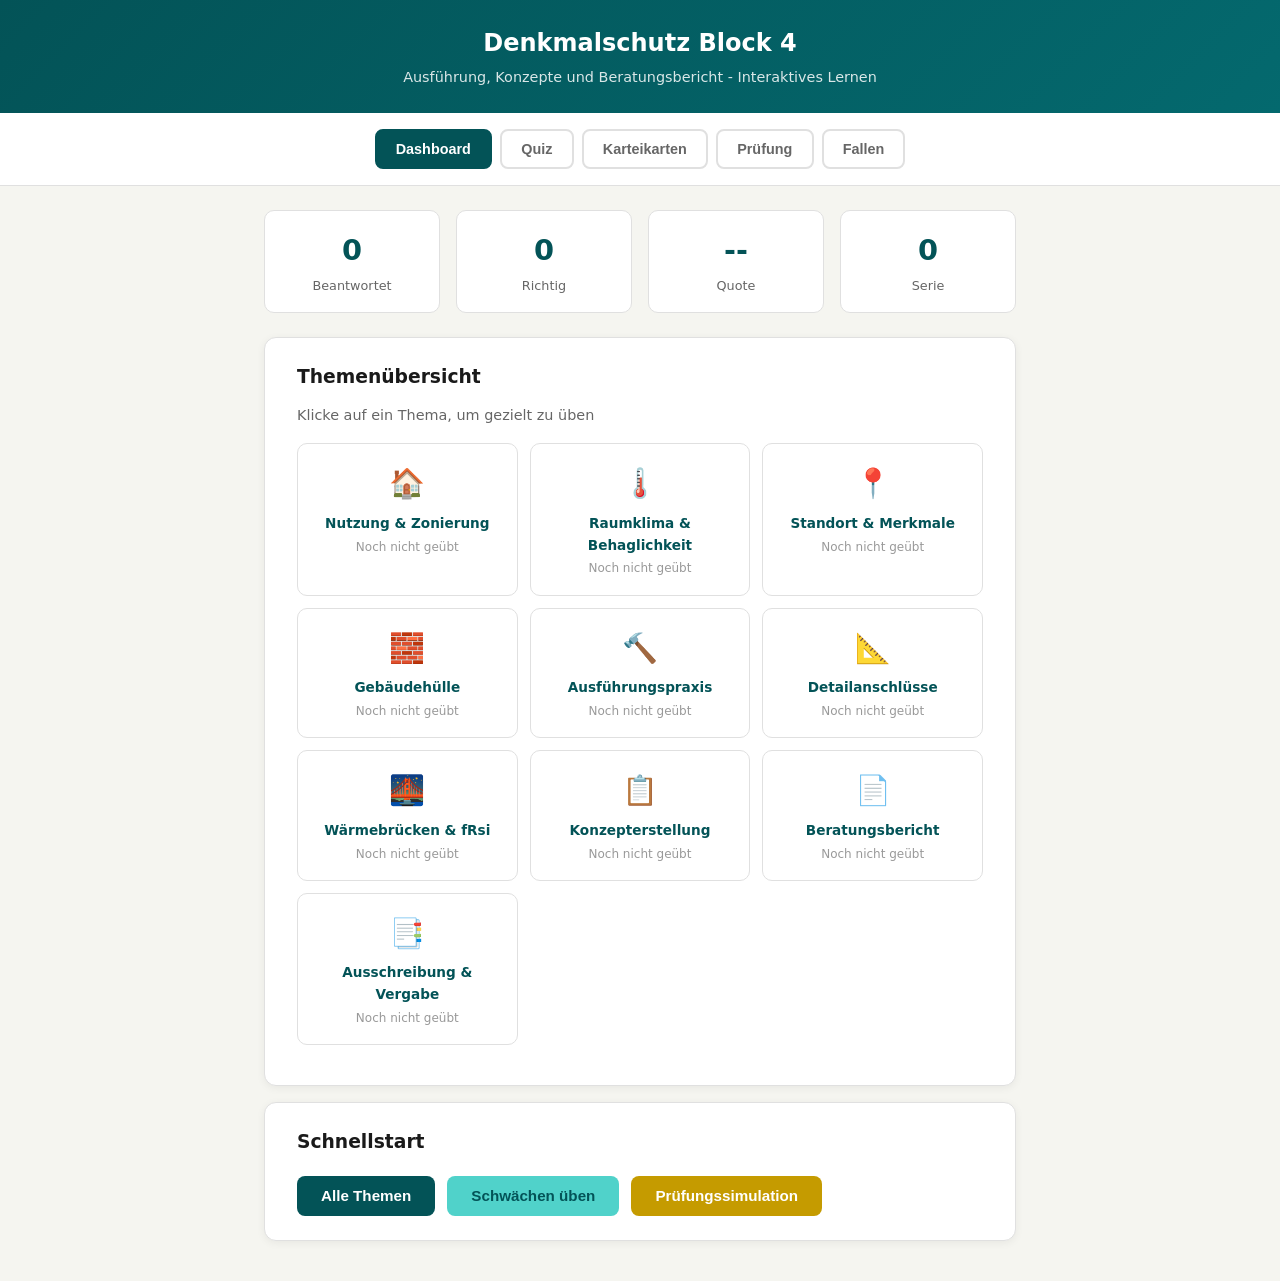
<file: block4/block4.html>
<!DOCTYPE html>
<html lang="de">
<head>
<meta charset="UTF-8">
<meta name="viewport" content="width=device-width, initial-scale=1.0">
<title>Denkmalschutz Block 4 - Interaktives Lernen</title>
<style>
  :root {
    --primary: #035357;
    --accent: #50D2CA;
    --gold: #C59B00;
    --warn: #c00;
    --success: #2e7d32;
    --bg: #f5f5f0;
    --card: #fff;
    --text: #1a1a1a;
    --muted: #666;
    --border: #e0e0e0;
  }
  * { margin: 0; padding: 0; box-sizing: border-box; }
  body {
    font-family: 'Segoe UI', system-ui, -apple-system, sans-serif;
    background: var(--bg);
    color: var(--text);
    line-height: 1.6;
    min-height: 100vh;
  }

  /* Header */
  header {
    background: linear-gradient(135deg, var(--primary), #04696e);
    color: white;
    padding: 1.5rem 2rem;
    text-align: center;
    box-shadow: 0 2px 12px rgba(0,0,0,0.15);
  }
  header h1 { font-size: 1.5rem; font-weight: 700; margin-bottom: 0.25rem; }
  header p { font-size: 0.9rem; opacity: 0.85; }

  /* Navigation */
  .nav {
    display: flex;
    justify-content: center;
    gap: 0.5rem;
    padding: 1rem;
    background: white;
    border-bottom: 1px solid var(--border);
    flex-wrap: wrap;
    position: sticky;
    top: 0;
    z-index: 100;
  }
  .nav button {
    padding: 0.6rem 1.2rem;
    border: 2px solid var(--border);
    border-radius: 8px;
    background: white;
    cursor: pointer;
    font-size: 0.9rem;
    font-weight: 600;
    color: var(--muted);
    transition: all 0.2s;
  }
  .nav button:hover { border-color: var(--accent); color: var(--primary); }
  .nav button.active {
    background: var(--primary);
    color: white;
    border-color: var(--primary);
  }

  /* Main */
  main {
    max-width: 800px;
    margin: 0 auto;
    padding: 1.5rem;
  }

  /* Cards */
  .card {
    background: var(--card);
    border-radius: 12px;
    padding: 1.5rem 2rem;
    margin-bottom: 1rem;
    box-shadow: 0 2px 8px rgba(0,0,0,0.06);
    border: 1px solid var(--border);
  }

  .section { display: none; }
  .section.active { display: block; }

  .progress-bar {
    width: 100%;
    height: 8px;
    background: var(--border);
    border-radius: 4px;
    margin: 1rem 0;
    overflow: hidden;
  }
  .progress-bar .fill {
    height: 100%;
    background: linear-gradient(90deg, var(--accent), var(--primary));
    border-radius: 4px;
    transition: width 0.4s ease;
  }

  .stats {
    display: flex;
    gap: 1rem;
    margin-bottom: 1.5rem;
    flex-wrap: wrap;
  }
  .stat {
    flex: 1;
    min-width: 120px;
    background: white;
    border-radius: 10px;
    padding: 1rem;
    text-align: center;
    border: 1px solid var(--border);
  }
  .stat .num {
    font-size: 1.8rem;
    font-weight: 800;
    color: var(--primary);
  }
  .stat .label { font-size: 0.8rem; color: var(--muted); margin-top: 0.2rem; }

  .question-header {
    display: flex;
    justify-content: space-between;
    align-items: center;
    margin-bottom: 0.5rem;
  }
  .q-type {
    font-size: 0.75rem;
    padding: 0.2rem 0.6rem;
    border-radius: 20px;
    font-weight: 600;
    text-transform: uppercase;
  }
  .q-type.sc { background: #e3f2fd; color: #1565c0; }
  .q-type.mc { background: #f3e5f5; color: #7b1fa2; }
  .q-type.ft { background: #fff3e0; color: #e65100; }
  .q-num { font-size: 0.85rem; color: var(--muted); }
  .q-topic { font-size: 0.75rem; color: var(--accent); margin-bottom: 0.5rem; }
  .question-text {
    font-size: 1.1rem;
    font-weight: 600;
    margin-bottom: 1.2rem;
    line-height: 1.5;
  }

  .options { display: flex; flex-direction: column; gap: 0.5rem; }
  .option {
    display: flex;
    align-items: flex-start;
    gap: 0.75rem;
    padding: 0.8rem 1rem;
    border: 2px solid var(--border);
    border-radius: 8px;
    cursor: pointer;
    transition: all 0.2s;
    user-select: none;
  }
  .option:hover { border-color: var(--accent); background: #f8fffe; }
  .option.selected { border-color: var(--primary); background: #e8f5f5; }
  .option.correct { border-color: var(--success); background: #e8f5e9; }
  .option.wrong { border-color: var(--warn); background: #ffebee; }
  .option .marker {
    width: 22px;
    height: 22px;
    border: 2px solid var(--border);
    border-radius: 50%;
    flex-shrink: 0;
    display: flex;
    align-items: center;
    justify-content: center;
    font-size: 0.75rem;
    font-weight: 700;
    margin-top: 1px;
    transition: all 0.2s;
  }
  .option.mc-option .marker { border-radius: 4px; }
  .option.selected .marker { border-color: var(--primary); background: var(--primary); color: white; }
  .option.correct .marker { border-color: var(--success); background: var(--success); color: white; }
  .option.wrong .marker { border-color: var(--warn); background: var(--warn); color: white; }
  .option-text { font-size: 0.95rem; }

  .ft-input {
    width: 100%;
    min-height: 100px;
    padding: 0.8rem 1rem;
    border: 2px solid var(--border);
    border-radius: 8px;
    font-family: inherit;
    font-size: 0.95rem;
    resize: vertical;
    transition: border-color 0.2s;
  }
  .ft-input:focus { outline: none; border-color: var(--accent); }

  .feedback {
    margin-top: 1rem;
    padding: 1rem 1.2rem;
    border-radius: 8px;
    font-size: 0.9rem;
    line-height: 1.6;
    display: none;
  }
  .feedback.show { display: block; }
  .feedback.correct-fb { background: #e8f5e9; border-left: 4px solid var(--success); }
  .feedback.wrong-fb { background: #ffebee; border-left: 4px solid var(--warn); }
  .feedback.info-fb { background: #e3f2fd; border-left: 4px solid #1565c0; }
  .feedback strong { display: block; margin-bottom: 0.3rem; }

  .btn {
    padding: 0.7rem 1.5rem;
    border: none;
    border-radius: 8px;
    font-size: 0.95rem;
    font-weight: 600;
    cursor: pointer;
    transition: all 0.2s;
  }
  .btn-primary { background: var(--primary); color: white; }
  .btn-primary:hover { background: #046a6f; }
  .btn-accent { background: var(--accent); color: var(--primary); }
  .btn-accent:hover { background: #3fc4bc; }
  .btn-outline { background: white; color: var(--primary); border: 2px solid var(--primary); }
  .btn-outline:hover { background: var(--primary); color: white; }
  .btn-gold { background: var(--gold); color: white; }
  .btn-gold:hover { background: #a88200; }
  .btn:disabled { opacity: 0.4; cursor: not-allowed; }

  .btn-row {
    display: flex;
    gap: 0.75rem;
    margin-top: 1.2rem;
    flex-wrap: wrap;
  }

  .flashcard-container { perspective: 1000px; margin: 1rem 0; }
  .flashcard {
    width: 100%;
    min-height: 250px;
    position: relative;
    cursor: pointer;
    transition: transform 0.6s;
    transform-style: preserve-3d;
  }
  .flashcard.flipped { transform: rotateY(180deg); }
  .flashcard-face {
    position: absolute;
    width: 100%;
    min-height: 250px;
    backface-visibility: hidden;
    border-radius: 12px;
    padding: 2rem;
    display: flex;
    flex-direction: column;
    justify-content: center;
    align-items: center;
    text-align: center;
    box-shadow: 0 4px 16px rgba(0,0,0,0.1);
  }
  .flashcard-front {
    background: linear-gradient(135deg, var(--primary), #04696e);
    color: white;
  }
  .flashcard-front h3 { font-size: 1.3rem; margin-bottom: 0.5rem; }
  .flashcard-front .hint { font-size: 0.85rem; opacity: 0.7; margin-top: 1rem; }
  .flashcard-back {
    background: white;
    border: 2px solid var(--accent);
    transform: rotateY(180deg);
    text-align: left;
  }
  .flashcard-back h4 { color: var(--primary); margin-bottom: 0.75rem; }
  .flashcard-back ul { padding-left: 1.2rem; }
  .flashcard-back li { margin-bottom: 0.3rem; font-size: 0.95rem; }

  .fc-nav {
    display: flex;
    justify-content: space-between;
    align-items: center;
    margin-top: 1rem;
  }
  .fc-counter { font-size: 0.9rem; color: var(--muted); font-weight: 600; }

  .topic-filter {
    display: flex;
    flex-wrap: wrap;
    gap: 0.4rem;
    margin-bottom: 1.5rem;
  }
  .topic-btn {
    padding: 0.35rem 0.8rem;
    border: 1px solid var(--border);
    border-radius: 20px;
    background: white;
    cursor: pointer;
    font-size: 0.8rem;
    transition: all 0.2s;
  }
  .topic-btn:hover { border-color: var(--accent); }
  .topic-btn.active { background: var(--primary); color: white; border-color: var(--primary); }

  .exam-timer {
    font-size: 1.5rem;
    font-weight: 700;
    color: var(--primary);
    text-align: center;
    padding: 0.5rem;
  }
  .exam-timer.warning { color: var(--warn); }

  .result-circle {
    width: 140px;
    height: 140px;
    border-radius: 50%;
    display: flex;
    flex-direction: column;
    align-items: center;
    justify-content: center;
    margin: 1rem auto;
    font-weight: 800;
    font-size: 2rem;
    border: 6px solid;
  }
  .result-circle.pass { border-color: var(--success); color: var(--success); }
  .result-circle.fail { border-color: var(--warn); color: var(--warn); }
  .result-circle small { font-size: 0.8rem; font-weight: 600; }

  .merksatz {
    background: linear-gradient(135deg, #fff9e6, #fff3cc);
    border-left: 4px solid var(--gold);
    padding: 0.8rem 1rem;
    border-radius: 0 8px 8px 0;
    margin: 0.75rem 0;
    font-size: 0.9rem;
  }
  .merksatz::before { content: "Merksatz: "; font-weight: 700; color: var(--gold); }

  .trap {
    background: #ffebee;
    border-left: 4px solid var(--warn);
    padding: 0.8rem 1rem;
    border-radius: 0 8px 8px 0;
    margin: 0.75rem 0;
    font-size: 0.9rem;
  }
  .trap::before { content: "Prüfungsfalle: "; font-weight: 700; color: var(--warn); }

  .checklist { list-style: none; padding: 0; }
  .checklist li {
    padding: 0.5rem 0;
    border-bottom: 1px solid var(--border);
    display: flex;
    align-items: center;
    gap: 0.5rem;
    font-size: 0.9rem;
  }
  .checklist li::before { content: ""; display: inline-block; width: 8px; height: 8px; border-radius: 50%; background: var(--accent); flex-shrink: 0; }

  @media (max-width: 768px) {
    main { padding: 1rem; }
    .card { padding: 1.2rem 1.2rem; }
    .topic-grid { grid-template-columns: repeat(auto-fill, minmax(140px, 1fr)); gap: 0.5rem; }
    .flashcard, .flashcard-face { min-height: 220px; }
    .flashcard-face { padding: 1.5rem; }
  }

  @media (max-width: 480px) {
    header { padding: 1rem 1rem; }
    header h1 { font-size: 1.15rem; }
    header p { font-size: 0.8rem; }
    .nav {
      justify-content: flex-start;
      gap: 0.4rem;
      padding: 0.6rem 0.75rem;
      overflow-x: auto;
      flex-wrap: nowrap;
      -webkit-overflow-scrolling: touch;
      scrollbar-width: none;
    }
    .nav::-webkit-scrollbar { display: none; }
    .nav button {
      padding: 0.45rem 0.75rem;
      font-size: 0.8rem;
      white-space: nowrap;
      flex-shrink: 0;
      border-width: 1.5px;
    }
    main { padding: 0.75rem; }
    .card { padding: 1rem; border-radius: 10px; margin-bottom: 0.75rem; }
    .stats { display: grid; grid-template-columns: 1fr 1fr; gap: 0.5rem; margin-bottom: 1rem; }
    .stat { min-width: 0; padding: 0.75rem 0.5rem; border-radius: 8px; }
    .stat .num { font-size: 1.4rem; }
    .stat .label { font-size: 0.7rem; }
    .topic-grid { grid-template-columns: repeat(3, 1fr); gap: 0.4rem; }
    .topic-card { padding: 0.6rem 0.4rem; border-radius: 8px; }
    .topic-card .icon { font-size: 1.4rem; margin-bottom: 0.2rem; }
    .topic-card h4 { font-size: 0.7rem; line-height: 1.3; }
    .topic-card .score { font-size: 0.65rem; }
    .topic-filter { gap: 0.3rem; margin-bottom: 1rem; }
    .topic-btn { padding: 0.3rem 0.6rem; font-size: 0.72rem; }
    .question-text { font-size: 1rem; margin-bottom: 1rem; }
    .q-type { font-size: 0.68rem; padding: 0.15rem 0.5rem; }
    .q-num { font-size: 0.78rem; }
    .q-topic { font-size: 0.7rem; }
    .options { gap: 0.4rem; }
    .option { padding: 0.7rem 0.8rem; gap: 0.6rem; border-radius: 8px; border-width: 1.5px; -webkit-tap-highlight-color: transparent; }
    .option .marker { width: 24px; height: 24px; font-size: 0.72rem; }
    .option-text { font-size: 0.88rem; }
    .ft-input { min-height: 80px; font-size: 16px; padding: 0.7rem 0.8rem; }
    .feedback { padding: 0.8rem 1rem; font-size: 0.85rem; }
    .btn { padding: 0.65rem 1rem; font-size: 0.88rem; }
    .btn-row { gap: 0.5rem; margin-top: 1rem; }
    .btn-row .btn { flex: 1; min-width: 0; text-align: center; }
    .flashcard-container { margin: 0.75rem 0; }
    .flashcard, .flashcard-face { min-height: 200px; }
    .flashcard-face { padding: 1.2rem; }
    .flashcard-front h3 { font-size: 1.1rem; }
    .flashcard-front .hint { font-size: 0.78rem; }
    .flashcard-back h4 { font-size: 0.95rem; margin-bottom: 0.5rem; }
    .flashcard-back ul { padding-left: 1rem; }
    .flashcard-back li { font-size: 0.85rem; margin-bottom: 0.25rem; }
    .fc-nav { margin-top: 0.75rem; }
    .fc-nav .btn { padding: 0.5rem 1rem; font-size: 0.85rem; }
    .fc-counter { font-size: 0.8rem; }
    .exam-timer { font-size: 1.3rem; padding: 0.3rem; }
    .result-circle { width: 110px; height: 110px; font-size: 1.6rem; border-width: 5px; }
    .result-circle small { font-size: 0.7rem; }
    .merksatz, .trap { padding: 0.7rem 0.8rem; font-size: 0.83rem; margin: 0.5rem 0; }
    .card ol { padding-left: 1.2rem; font-size: 0.83rem; line-height: 1.8; }
    .progress-bar { height: 6px; margin: 0.75rem 0; }
  }

  @media (max-width: 360px) {
    .topic-grid { grid-template-columns: repeat(2, 1fr); }
    .stats { gap: 0.4rem; }
    .stat .num { font-size: 1.2rem; }
    .nav button { padding: 0.4rem 0.6rem; font-size: 0.75rem; }
    .flashcard, .flashcard-face { min-height: 180px; }
    .flashcard-face { padding: 1rem; }
    .flashcard-front h3 { font-size: 1rem; }
  }

  @media (hover: none) and (pointer: coarse) {
    .option:hover { border-color: var(--border); background: transparent; }
    .option.selected:hover { border-color: var(--primary); background: #e8f5f5; }
    .topic-card:hover { transform: none; box-shadow: none; }
    .topic-card:active { transform: scale(0.97); }
    .option:active { background: #f0f0f0; }
    .btn:active { transform: scale(0.97); }
  }

  @supports (padding: env(safe-area-inset-bottom)) {
    body { padding-bottom: env(safe-area-inset-bottom); }
    .nav { padding-left: max(0.75rem, env(safe-area-inset-left)); padding-right: max(0.75rem, env(safe-area-inset-right)); }
  }

  @keyframes slideIn { from { opacity: 0; transform: translateY(10px); } to { opacity: 1; transform: translateY(0); } }
  .card { animation: slideIn 0.3s ease; }

  .topic-grid { display: grid; grid-template-columns: repeat(auto-fill, minmax(220px, 1fr)); gap: 0.75rem; margin: 1rem 0; }
  .topic-card {
    background: white;
    border-radius: 10px;
    padding: 1rem;
    border: 1px solid var(--border);
    cursor: pointer;
    transition: all 0.2s;
    text-align: center;
  }
  .topic-card:hover { border-color: var(--accent); transform: translateY(-2px); box-shadow: 0 4px 12px rgba(0,0,0,0.08); }
  .topic-card .icon { font-size: 1.8rem; margin-bottom: 0.4rem; }
  .topic-card h4 { font-size: 0.85rem; color: var(--primary); margin-bottom: 0.2rem; }
  .topic-card .score { font-size: 0.75rem; color: var(--muted); }
</style>
</head>
<body>

<header>
  <h1>Denkmalschutz Block 4</h1>
  <p>Ausführung, Konzepte und Beratungsbericht - Interaktives Lernen</p>
</header>

<nav class="nav">
  <button class="active" onclick="showSection('dashboard')">Dashboard</button>
  <button onclick="showSection('quiz')">Quiz</button>
  <button onclick="showSection('flashcards')">Karteikarten</button>
  <button onclick="showSection('exam')">Prüfung</button>
  <button onclick="showSection('traps')">Fallen</button>
</nav>

<main>

  <!-- DASHBOARD -->
  <div id="dashboard" class="section active">
    <div class="stats">
      <div class="stat"><div class="num" id="stat-answered">0</div><div class="label">Beantwortet</div></div>
      <div class="stat"><div class="num" id="stat-correct">0</div><div class="label">Richtig</div></div>
      <div class="stat"><div class="num" id="stat-rate">--</div><div class="label">Quote</div></div>
      <div class="stat"><div class="num" id="stat-streak">0</div><div class="label">Serie</div></div>
    </div>

    <div class="card">
      <h3 style="margin-bottom: 0.75rem;">Themenübersicht</h3>
      <p style="font-size: 0.9rem; color: var(--muted); margin-bottom: 1rem;">Klicke auf ein Thema, um gezielt zu üben</p>
      <div class="topic-grid" id="topic-grid"></div>
    </div>

    <div class="card">
      <h3 style="margin-bottom: 0.75rem;">Schnellstart</h3>
      <div class="btn-row">
        <button class="btn btn-primary" onclick="startQuiz('all')">Alle Themen</button>
        <button class="btn btn-accent" onclick="startQuiz('weak')">Schwächen üben</button>
        <button class="btn btn-gold" onclick="showSection('exam')">Prüfungssimulation</button>
      </div>
    </div>
  </div>

  <!-- QUIZ -->
  <div id="quiz" class="section">
    <div class="card" id="quiz-filter-card">
      <h3 style="margin-bottom: 0.75rem;">Thema wählen</h3>
      <div class="topic-filter" id="quiz-topic-filter"></div>
      <div class="btn-row">
        <button class="btn btn-primary" onclick="startQuizFromFilter()">Quiz starten</button>
      </div>
    </div>
    <div id="quiz-area" style="display:none;">
      <div class="progress-bar"><div class="fill" id="quiz-progress"></div></div>
      <div class="card" id="quiz-card"></div>
      <div class="btn-row" id="quiz-buttons"></div>
    </div>
    <div class="card" id="quiz-results" style="display:none;"></div>
  </div>

  <!-- FLASHCARDS -->
  <div id="flashcards" class="section">
    <div class="card">
      <h3 style="margin-bottom: 0.5rem;">Karteikarten</h3>
      <p style="font-size: 0.9rem; color: var(--muted); margin-bottom: 1rem;">Klicke zum Umdrehen. Wische oder nutze die Pfeile.</p>
      <div class="topic-filter" id="fc-topic-filter"></div>
    </div>
    <div class="flashcard-container">
      <div class="flashcard" id="flashcard" onclick="flipCard()">
        <div class="flashcard-face flashcard-front" id="fc-front">
          <h3 id="fc-question">Lade...</h3>
          <div class="hint">Klicken zum Umdrehen</div>
        </div>
        <div class="flashcard-face flashcard-back" id="fc-back">
          <h4 id="fc-answer-title">Antwort</h4>
          <div id="fc-answer"></div>
        </div>
      </div>
    </div>
    <div class="fc-nav">
      <button class="btn btn-outline" onclick="prevCard()">Zurück</button>
      <span class="fc-counter" id="fc-counter">1 / 1</span>
      <button class="btn btn-outline" onclick="nextCard()">Weiter</button>
    </div>
    <div class="btn-row" style="justify-content: center; margin-top: 0.5rem;">
      <button class="btn btn-accent" onclick="markCardKnown()">Gewusst</button>
      <button class="btn btn-outline" style="border-color: var(--warn); color: var(--warn);" onclick="markCardUnknown()">Nochmal</button>
    </div>
  </div>

  <!-- EXAM -->
  <div id="exam" class="section">
    <div class="card" id="exam-setup">
      <h3 style="margin-bottom: 0.5rem;">Prüfungssimulation</h3>
      <p style="font-size: 0.9rem; color: var(--muted); margin-bottom: 1rem;">15 Fragen, 30 Minuten, gemischte Formate. Bestanden ab 70%.</p>
      <div class="btn-row">
        <button class="btn btn-gold" onclick="startExam()">Prüfung starten</button>
      </div>
    </div>
    <div id="exam-area" style="display:none;">
      <div class="card" style="text-align:center;">
        <div class="exam-timer" id="exam-timer">30:00</div>
        <div class="progress-bar"><div class="fill" id="exam-progress"></div></div>
      </div>
      <div class="card" id="exam-card"></div>
      <div class="btn-row" id="exam-buttons"></div>
    </div>
    <div class="card" id="exam-results" style="display:none;"></div>
  </div>

  <!-- TRAPS -->
  <div id="traps" class="section">
    <div class="card">
      <h3 style="margin-bottom: 1rem;">Typische Prüfungsfallen</h3>
      <div class="trap">„Nur Maßnahmen aufzählen" — FALSCH! Immer die <strong>Logik erklären</strong>: Nutzung → Problem → Risiko → Maßnahme → Detail → Nachweis.</div>
      <div class="trap">„Gebäude als eine einheitliche Hülle behandeln" — FALSCH im Denkmal! Immer <strong>beheizte und unbeheizte Zonen</strong> unterscheiden.</div>
      <div class="trap">„Mehr heizen" als Lösung für Behaglichkeit — FALSCH! <strong>Oberflächentemperatur, Feuchteführung und Lüftung</strong> sind genauso wichtig.</div>
      <div class="trap">„Fachwerk wie homogenes Mauerwerk behandeln" — FALSCH! <strong>Heterogene Bauweise</strong>, Tauwasserprobleme, fRsi prüfen.</div>
      <div class="trap">„Innendämmung ist nur eine Frage der Dämmstärke" — FALSCH! Immer <strong>Feuchte- und Anschlussdetailthema</strong>.</div>
      <div class="trap">„Nur U-Werte nennen" — FALSCH! <strong>Taupunkt, fRsi, Luftdichtheit und Anschlussdetails</strong> gehören dazu.</div>
      <div class="trap">„Wärmebrücken nur als Förderthema" — FALSCH! Im Denkmal geht es um <strong>Mindestwärmeschutz und fRsi</strong>.</div>
      <div class="trap">„Beratungsbericht ohne Denkmalbezug" — FALSCH! <strong>Denkmalwert, Schadensbilder und unvermeidbare WB</strong> müssen rein.</div>
      <div class="trap">„Improvisation auf der Baustelle" — FALSCH! <strong>Vorher planen, zeichnen, abstimmen</strong>. Details auf der Baustelle kontrollieren.</div>
      <div class="trap">„Verantwortung endet mit dem Bericht" — FALSCH! <strong>Baubegleitung und Kontrolle</strong> der Details gehören dazu.</div>
      <div class="trap">„Historische Raumlogik ignorieren" — FALSCH! Erst <strong>verstehen warum</strong> etwas so gebaut wurde, dann modern ergänzen.</div>
    </div>

    <div class="card">
      <h3 style="margin-bottom: 1rem;">Freitext-Antwort-Schema Block 4</h3>
      <p style="font-size: 0.9rem; margin-bottom: 0.75rem;">Bei Fallaufgaben zur Ausführung immer diese Reihenfolge:</p>
      <ol style="padding-left: 1.5rem; font-size: 0.9rem; line-height: 2;">
        <li>Nutzung und Nutzungszonen erkennen</li>
        <li>Schwachstellen der Gebäudehülle benennen</li>
        <li>Bauphysikalische Risiken erklären (Feuchte, WB, Taupunkt)</li>
        <li>Denkmalverträgliche Maßnahmen entwickeln</li>
        <li>Kritische Übergänge zeichnerisch/verbal lösen</li>
        <li>Nachweise angeben (U-Wert, fRsi, Psi, Luftdichtheit)</li>
        <li>In Konzept und Beratungsbericht dokumentieren</li>
        <li>Denkmalwert und Schutzziele bei jedem Schritt mitdenken</li>
      </ol>
    </div>

    <div class="card">
      <h3 style="margin-bottom: 1rem;">Die goldenen Merksätze</h3>
      <div class="merksatz">Block 4 = Übersetzung von Analyse in umsetzbare Praxis.</div>
      <div class="merksatz">Erst Zonen verstehen, dann Bauteile bewerten.</div>
      <div class="merksatz">Im Denkmal zählt nicht nur Lufttemperatur — Oberflächentemperatur und Feuchte sind genauso wichtig.</div>
      <div class="merksatz">Fachwerk ist energetisch und bauphysikalisch meist das kritischste Bauteil.</div>
      <div class="merksatz">Innendämmung ist immer Feuchte- UND Anschlussdetailthema.</div>
      <div class="merksatz">Wärmebrücken im Denkmal: häufig unvermeidbar — begründen, bewerten, fRsi nachweisen.</div>
      <div class="merksatz">Gute Detailplanung ersetzt spätere Schadensdiskussionen.</div>
      <div class="merksatz">4 Prüfungs-Anschlüsse: Massivwand–Dach, Fachwerk–Dach, Wand–Keller, Balkon–Dach/Speicher.</div>
      <div class="merksatz">Konzept = strukturierter Weg vom Bestand zur umsetzbaren Maßnahme.</div>
      <div class="merksatz">Beratungsbericht im Denkmal braucht Denkmalwert, Schadensbilder und unvermeidbare WB.</div>
      <div class="merksatz">Wer Details plant, muss Umsetzung mitdenken und kontrollieren.</div>
      <div class="merksatz">Neue Nutzung = fast immer neue bauphysikalische Randbedingungen.</div>
      <div class="merksatz">Standort bestimmt mit, was machbar ist — nicht nur die Technik.</div>
    </div>
  </div>

</main>

<script>
// ===== DATA =====

const topics = [
  { id: 'nutzung', name: 'Nutzung & Zonierung', icon: '🏠' },
  { id: 'raumklima', name: 'Raumklima & Behaglichkeit', icon: '🌡️' },
  { id: 'standort', name: 'Standort & Merkmale', icon: '📍' },
  { id: 'huelle', name: 'Gebäudehülle', icon: '🧱' },
  { id: 'ausfuehrung', name: 'Ausführungspraxis', icon: '🔨' },
  { id: 'detail', name: 'Detailanschlüsse', icon: '📐' },
  { id: 'waermebruecken', name: 'Wärmebrücken & fRsi', icon: '🌉' },
  { id: 'konzept', name: 'Konzepterstellung', icon: '📋' },
  { id: 'bericht', name: 'Beratungsbericht', icon: '📄' },
  { id: 'vergabe', name: 'Ausschreibung & Vergabe', icon: '📑' },
];

const questions = [
  // NUTZUNG & ZONIERUNG
  { topic: 'nutzung', type: 'sc', q: 'Was muss vor der Bewertung der Bauteile geklärt werden?', options: ['Die Farbe der Fassade', 'Nutzung und Zonierung des Gebäudes', 'Der Kaufpreis', 'Die Postleitzahl'], correct: 1, explanation: 'Erst Zonen verstehen, dann Bauteile bewerten. Historische Gebäude haben mehr Zonen und Zonengrenzen als Standard-Wohngebäude.' },
  { topic: 'nutzung', type: 'mc', q: 'Welche Zonenrandbedingungen nennt DIN V 18599-10 für Wohngebäude?', options: ['Raum-Solltemperatur', 'Mindestaußenluftwechsel', 'Trinkwarmwasserbedarf', 'Nutzungszeiten', 'Anzahl der Bewohner', 'Automarke der Bewohner'], correct: [0, 1, 2, 3], explanation: 'DIN V 18599-10 für WG: Solltemperatur, Mindestaußenluftwechsel, TWW-Bedarf, Nutzungszeiten, Anteil mitbeheizter Fläche u.a. Personenzahl wird anders erfasst.' },
  { topic: 'nutzung', type: 'sc', q: 'Warum haben historische Gebäude mehr Zonengrenzen als Neubauten?', options: ['Weil sie größer sind', 'Weil beheizte und unbeheizte Bereiche direkt aneinandergrenzen (Wohnräume, Wirtschaftsteil, Lager, Keller, Dach)', 'Weil sie mehrere Eigentümer haben', 'Weil die Grundrisse chaotisch sind'], correct: 1, explanation: 'Historische Gebäude: Wohnräume, Wirtschaftsteil, Lager, Treppenhaus, Keller, Dachräume, Balkone grenzen aneinander. Das macht Dämmführung, Luftdichtheit und Wärmebrücken anspruchsvoller.' },
  { topic: 'nutzung', type: 'sc', q: 'Was ist ein Raumbuch und wozu dient es?', options: ['Ein Buch über Raumfahrt', 'Ein systematisches Arbeitsmittel zur Dokumentation von Nutzung, Randbedingungen und Anforderungen je Raum', 'Ein Grundbucheintrag', 'Ein Mietvertrag'], correct: 1, explanation: 'Raumbuch: je Raum Nutzung, Randbedingungen, Anforderungen, Konflikte und Zielnutzung festhalten. Empfohlen vom Dozenten als zentrales Planungsinstrument im Denkmal.' },
  { topic: 'nutzung', type: 'sc', q: 'Was bedeutet „neue Nutzung" im Denkmal bauphysikalisch?', options: ['Nichts ändert sich', 'Fast immer neue bauphysikalische Randbedingungen (Feuchte, Lüftung, Beheizung, Zonengrenzen)', 'Nur die Möbel ändern sich', 'Die Statik muss komplett neu berechnet werden'], correct: 1, explanation: 'Neue Nutzung = neue beheizte Volumina, neue Bauteilgrenzen, neue Feuchte- und Lüftungsanforderungen. Daher: historische Raumlogik erst verstehen, dann neue Nutzung planen.' },

  // RAUMKLIMA
  { topic: 'raumklima', type: 'mc', q: 'Welche Faktoren bestimmen das Raumklima?', options: ['Lufttemperatur', 'Luftfeuchte', 'Luftqualität', 'Oberflächentemperaturen', 'Beleuchtung', 'Wandfarbe'], correct: [0, 1, 2, 3, 4], explanation: 'Raumklima = Zusammenspiel von Lufttemperatur, Luftfeuchte, Luftqualität, Oberflächentemperaturen und Beleuchtung. Im Denkmal besonders: kalte Oberflächen beachten!' },
  { topic: 'raumklima', type: 'sc', q: 'Welche relative Luftfeuchte ist in Wohn- und Schlafräumen optimal?', options: ['20-30%', '40-60%', '70-80%', '90-100%'], correct: 1, explanation: 'Wohn-/Schlafräume: 40-60% rF. Küche/Bad: 50-60%. Dauerhaft zu niedrig = gesundheitlich problematisch, zu hoch = Schimmelgefahr. Hygrometer empfohlen!' },
  { topic: 'raumklima', type: 'sc', q: 'Warum reicht es im Denkmal nicht, nur die Lufttemperatur zu betrachten?', options: ['Weil Thermometer ungenau sind', 'Weil kalte Oberflächen die Behaglichkeit und das Schimmelrisiko stark beeinflussen', 'Weil die Lufttemperatur im Denkmal anders gemessen wird', 'Weil Denkmäler nicht beheizt werden'], correct: 1, explanation: 'Im Denkmal: kalte Oberflächen → Unbehaglichkeit + Tauwasser/Schimmel. Nicht nur „mehr heizen", sondern Nutzung, Lüftung, Oberflächen, Material und Bauteiltemperatur zusammen denken.' },
  { topic: 'raumklima', type: 'mc', q: 'Was begünstigt Kondensat und Schimmel im Denkmal?', options: ['Falsches Lüften', 'Hohe Feuchteproduktion durch Nutzung', 'Kalte Oberflächen', 'Absperrende Materialien (dampfdicht)', 'Helle Wandfarbe'], correct: [0, 1, 2, 3], explanation: 'Falsches Lüften + hohe Feuchte + kalte Oberflächen + absperrende Materialien = Kondensat- und Schimmelgefahr. Wandfarbe ist nicht relevant.' },

  // STANDORT
  { topic: 'standort', type: 'mc', q: 'Welche standortbezogenen Merkmale beeinflussen die Sanierung?', options: ['Städtebauliche Einbindung', 'Wetterseite/Nicht-Wetterseite', 'Nachbargebäude und gekoppelte Bebauung', 'Verfügbare Energieträger/Wärmenetz', 'Giebelständig vs. traufständig', 'Autobahnanbindung'], correct: [0, 1, 2, 3, 4], explanation: 'Standort bestimmt: städtebauliche Einbindung, Wetterseite, Nachbarschaft, Energieträger, Orientierung (giebel-/traufständig). Verschiedene Situationen = verschiedene Sanierungslogiken.' },
  { topic: 'standort', type: 'sc', q: 'Warum erzeugen giebelständige und traufständige Situationen unterschiedliche Sanierungslogiken?', options: ['Wegen der Grundstücksgröße', 'Weil Fassadenflächen, Nachbaranbindung, Dachübergänge und Detailanschlüsse sich grundlegend unterscheiden', 'Wegen der Hausnummer', 'Kein Unterschied'], correct: 1, explanation: 'Giebelständig vs. traufständig: unterschiedliche Fassadenflächen, Nachbaranbindung, Dachübergänge und Detailanschlüsse → beeinflusst direkt welche Maßnahmen möglich sind.' },

  // GEBÄUDEHÜLLE
  { topic: 'huelle', type: 'mc', q: 'Welche Planungswerkzeuge gehören zur energetischen Ertüchtigung der Hülle?', options: ['Entwurfsplanung', 'Ausführungsplanung', 'U-Wert-Berechnung', 'Taupunktberechnung', 'Psi-Wert und fRsi-Bestimmung', 'Luftdichtheitskonzept', 'Entsorgungskonzept'], correct: [0, 1, 2, 3, 4, 5, 6], explanation: 'Alle genannten! Entwurf → Ausführung → U-Wert → Taupunkt → Psi/fRsi → Luftdichtheit → Entsorgung. Der Dozent betont: ALLES vorher planen, nicht auf der Baustelle improvisieren!' },
  { topic: 'huelle', type: 'sc', q: 'Warum ist Detailplanung im Denkmal so wichtig?', options: ['Weil es mehr kostet', 'Weil improvisierte Baustellenlösungen zu Chaos, Terminproblemen und schlechter Ausführung führen', 'Weil der Denkmalschutz es verbietet', 'Weil es keine Handwerker gibt'], correct: 1, explanation: 'Gute Detailplanung ersetzt spätere Schadensdiskussionen. Im Denkmal: kritische Punkte VORHER planen, zeichnen, abstimmen. Nicht improvisieren!' },
  { topic: 'huelle', type: 'sc', q: 'Was ist der Grundsatz bei der Entscheidung Dach- vs. Geschossdeckendämmung?', options: ['Immer das Dach dämmen', 'Immer die Geschossdecke dämmen', 'Abhängig von Nutzung und Nachnutzung des Dachraums', 'Beides gleichzeitig'], correct: 2, explanation: 'Entscheidung abhängig von Nutzung: Wird der Dachraum genutzt/bewohnt? → Dachdämmung. Bleibt er kalt? → Oberste Geschossdecke dämmen. Immer Nachnutzung mitdenken!' },

  // AUSFÜHRUNGSPRAXIS
  { topic: 'ausfuehrung', type: 'sc', q: 'Warum ist Fachwerk energetisch meist das kritischste Bauteil?', options: ['Weil es alt ist', 'Weil die Bauweise heterogen ist und unterschiedliche energetische Eigenschaften zusammenkommen', 'Weil es nicht gedämmt werden kann', 'Weil es aus Holz besteht'], correct: 1, explanation: 'Fachwerk: heterogene Bauweise (Holz, Ausfachung, Lehm, Stein) → schwer rechnerisch zu erfassen. Tauwasserausfall prüfen, Psi-Wert und fRsi an kritischen Stellen berechnen.' },
  { topic: 'ausfuehrung', type: 'sc', q: 'Was ist bei Innendämmung die wichtigste Erkenntnis?', options: ['Je dicker desto besser', 'Innendämmung ist nie ein reines Dämmstärke-Problem, sondern immer ein Feuchte- und Anschlussdetailthema', 'Innendämmung ist verboten', 'Nur Mineralwolle ist erlaubt'], correct: 1, explanation: 'Innendämmung = IMMER Feuchte- und Anschlussproblem. Taupunkt, Schlagregen, Dampfbremse, Anschlüsse an Decken/Wände — alles mitdenken. Nie als reine „Dämmstärke-Frage" behandeln.' },
  { topic: 'ausfuehrung', type: 'mc', q: 'Was muss bei Putzuntersuchungen beachtet werden?', options: ['Salzbildung prüfen', 'Feuchteschäden erkennen', 'Rissbildung dokumentieren', 'Feuchte zuerst regulieren', 'Bei schwierigen Schadensbildern Fachplaner einbinden'], correct: [0, 1, 2, 3, 4], explanation: 'Putz: Salzbildung, Feuchteschäden, Rissbildung → Feuchte ZUERST regulieren → bei schwierigen Fällen Fachplaner/Restaurator einbinden.' },
  { topic: 'ausfuehrung', type: 'sc', q: 'Was zeigt das Beispiel der nachträglich außen gedämmten Souterrainwand?', options: ['Dass Außendämmung immer funktioniert', 'Dass hohe Innenfeuchte + geringe Lüftung + außen dichte Schichten zu Feuchteumkehr führen können', 'Dass Souterrainwände nie gedämmt werden sollten', 'Dass nur Innendämmung funktioniert'], correct: 1, explanation: 'Praxisbeispiel: Hohe Innenfeuchte + wenig Lüftung + außen dichte Schichten → Feuchteumkehr (Rückdiffusion nach innen). Lösung: Trocknung + geeigneter Innenputz + Lüftung. Nicht nur „mehr Dämmung"!' },

  // DETAILANSCHLÜSSE
  { topic: 'detail', type: 'mc', q: 'Welche vier Detailanschlüsse werden im Projektblatt geprüft?', options: ['Wand (massiv) – Dach', 'Wand (Fachwerk) – Dach', 'Wand – Keller', 'Balkon – Anschluss Dach/Speicher', 'Fenster – Rollladenkasten', 'Schornstein – Dach'], correct: [0, 1, 2, 3], explanation: 'Die 4 Prüfungs-Detailanschlüsse: 1) Wand massiv–Dach, 2) Wand Fachwerk–Dach, 3) Wand–Keller, 4) Balkon–Dach/Speicher. Diese müssen als Stichpunkte UND technische Detailskizzen dargestellt werden!' },
  { topic: 'detail', type: 'sc', q: 'Warum sind Fensteranschlüsse und Laibungen im Denkmal besonders kritisch?', options: ['Weil Fenster teuer sind', 'Weil dort Wärmebrücken, Luftdichtheitsprobleme und Feuchtekonflikte zusammenkommen', 'Weil die Fenster nicht geöffnet werden dürfen', 'Weil sie nicht sichtbar sind'], correct: 1, explanation: 'Fensteranschlüsse: Wärmebrücke + Luftdichtheit + Feuchte + Erscheinungsbild + historische Substanz — alle Aspekte treffen sich an einem Punkt.' },
  { topic: 'detail', type: 'sc', q: 'Was ist bei Sockel- und Perimeterbereich besonders zu beachten?', options: ['Nur die Optik', 'Aufsteigende Feuchte, Spritzwasser, Erdkontakt und Wärmebrücke zum Keller', 'Nur der Farbton des Sockels', 'Gar nichts Besonderes'], correct: 1, explanation: 'Sockel/Perimeter: aufsteigende Feuchte, Spritzwasser, Erdkontakt, Wärmebrücke zum Keller — im Denkmal oft ohne Perimeterdämmung lösbar → fRsi-Nachweis wichtig.' },

  // WÄRMEBRÜCKEN & fRsi
  { topic: 'waermebruecken', type: 'sc', q: 'Was ist der fRsi-Wert?', options: ['Ein Förderkennwert', 'Der Temperaturfaktor an der Innenoberfläche — prüft ob Schimmelgefahr besteht', 'Ein U-Wert-Ersatz', 'Eine Kältemittelbezeichnung'], correct: 1, explanation: 'fRsi = Temperaturfaktor der Innenoberfläche. Prüft ob die Oberflächentemperatur hoch genug ist, um Tauwasser/Schimmel zu vermeiden. Mindestanforderung: fRsi ≥ 0,70.' },
  { topic: 'waermebruecken', type: 'sc', q: 'Wofür werden Wärmebrückenberechnungen im Denkmal primär genutzt?', options: ['Zur Förderoptimierung', 'Häufig als Nachweis des Mindestwärmeschutzes (fRsi) nach GEG § 11', 'Zur Kostenberechnung', 'Zur Statik'], correct: 1, explanation: 'Im Denkmal: Wärmebrückenberechnung oft als Nachweis des Mindestwärmeschutzes (fRsi nach GEG § 11). Besonders bei nicht vollständig ertüchtigbaren Bauteilen wichtig.' },
  { topic: 'waermebruecken', type: 'sc', q: 'Was ist der Psi-Wert (Ψ)?', options: ['Der Wärmeverlust pro Meter Wärmebrücke in W/(m·K)', 'Die Luftdichtheit', 'Der U-Wert des Fensters', 'Ein Schallschutzwert'], correct: 0, explanation: 'Psi-Wert (Ψ) = längenbezogener Wärmedurchgangskoeffizient in W/(m·K). Beschreibt den zusätzlichen Wärmeverlust pro Meter Wärmebrücke über den reinen Flächenverlust hinaus.' },
  { topic: 'waermebruecken', type: 'sc', q: 'Sind Wärmebrücken im Denkmal vermeidbar?', options: ['Ja, immer', 'Nein, sie sind häufig unvermeidbar und müssen begründet sowie bewertet werden', 'Sie spielen keine Rolle', 'Nur bei Neubauten relevant'], correct: 1, explanation: 'Im Denkmal: Wärmebrücken sind häufig unvermeidbar (konstruktiv/gestalterisch). Sie müssen im Beratungsbericht begründet, bewertet und dokumentiert werden.' },

  // KONZEPTERSTELLUNG
  { topic: 'konzept', type: 'mc', q: 'Was gehört zu einem Sanierungskonzept im Denkmal?', options: ['Bestandsaufnahme', 'Nutzungsklärung', 'Schutz- und Erhaltungsziele', 'Schadens- und Risikountersuchung', 'Technische Varianten mit Details', 'Umsetzungsstruktur'], correct: [0, 1, 2, 3, 4, 5], explanation: 'Konzept = strukturierter Weg: Bestand → Nutzung → Schutzziele → Schäden/Risiken → Fachplaner → Varianten → Details → Umsetzung. Kein Wunschzettel!' },
  { topic: 'konzept', type: 'sc', q: 'Was ist ein Wärmebrückenkonzept?', options: ['Ein Katalog aller Wärmebrücken mit Nachweisen, Bewertungen und ggf. Kompensationsmaßnahmen', 'Eine Förderliste', 'Ein Architektengutachten', 'Ein Brandschutzkonzept'], correct: 0, explanation: 'Wärmebrückenkonzept: Alle kritischen Stellen erfassen, berechnen (Psi, fRsi), bewerten und Maßnahmen/Begründungen dokumentieren. Im Denkmal besonders wichtig wegen unvermeidbarer WB.' },
  { topic: 'konzept', type: 'mc', q: 'Welche Normen sind für die Konzepterstellung im Denkmal relevant?', options: ['DIN EN 16883 (Energieverbesserung historischer Gebäude)', 'DIN EN 16096 (Zustandserfassung unbeweglicher Denkmäler)', 'DIN 4108 (Wärmeschutz)', 'DIN EN 12831 (Heizlast)', 'DIN 4711 (Schwimmbadbau)'], correct: [0, 1, 2, 3], explanation: 'DIN EN 16883 (Energieverbesserung hist. Gebäude), DIN EN 16096 (Zustandserfassung Denkmäler), DIN 4108 (Wärmeschutz), DIN EN 12831 (Heizlast). DIN 4711 existiert nicht für diesen Zweck.' },

  // BERATUNGSBERICHT
  { topic: 'bericht', type: 'mc', q: 'Welche allgemeinen Inhalte hat der energetische Beratungsbericht?', options: ['Nutzungsrandbedingungen und Eingangsdaten', 'Wärmequellen und -senken', 'Endenergie und CO₂-Bewertung', 'Verluste (Übergabe, Verteilung, Speicherung, Erzeugung)', 'Hilfsenergie'], correct: [0, 1, 2, 3, 4], explanation: 'Standardinhalte: Randbedingungen, Eingangsdaten, Wärmequellen/-senken, Nutzwärme, Verluste (Übergabe/Verteilung/Speicher/Erzeugung), Hilfsenergie, Endenergie, CO₂.' },
  { topic: 'bericht', type: 'mc', q: 'Welche ZUSÄTZLICHEN Inhalte muss der Beratungsbericht im Denkmal haben?', options: ['Darstellung des Denkmalwertes', 'Denkmalspezifische Eigenschaften', 'Einbeziehung denkmalfachlicher Vorgaben', 'Vorhandene Schadensbilder', 'Unvermeidbare Wärmebrücken', 'Abwägung unter bauhistorischen Schutzzielen'], correct: [0, 1, 2, 3, 4, 5], explanation: 'Im Denkmal ZUSÄTZLICH: Denkmalwert, denkmalspezifische Eigenschaften, fachliche Vorgaben, Schadensbilder, unvermeidbare WB und Abwägung unter Schutzzielen. KEIN normaler Standardbericht!' },
  { topic: 'bericht', type: 'sc', q: 'Warum müssen unvermeidbare Wärmebrücken im Bericht dokumentiert werden?', options: ['Weil der Bericht sonst zu kurz ist', 'Weil im Denkmal Wärmebrücken häufig nicht eliminiert werden können und dies fachlich begründet werden muss', 'Weil es eine EU-Vorschrift ist', 'Nur für die Förderung relevant'], correct: 1, explanation: 'Im Denkmal: viele WB sind unvermeidbar (Substanz, Erscheinungsbild). Das muss fachlich begründet und der fRsi-Nachweis geführt werden. Sonst haftet der Berater!' },

  // AUSSCHREIBUNG & VERGABE
  { topic: 'vergabe', type: 'sc', q: 'Was gehört laut Dozent in die Ausschreibung (LV)?', options: ['Nur die Menge der Dämmstoffe', 'Energetische Berichte, Nachweise und Randbedingungen als Anlagen', 'Nur der Preis', 'Nur die Baugenehmigung'], correct: 1, explanation: 'Energetische Berichte, Nachweise und Randbedingungen gehören als Anlagen ins LV — damit ausführende Firmen wissen, welche energetischen Anforderungen gelten.' },
  { topic: 'vergabe', type: 'sc', q: 'Warum ist die Baubegleitung im Denkmal aufwendiger als bei Standardprojekten?', options: ['Weil Denkmäler größer sind', 'Weil entwickelte Details und energetisch kritische Übergänge auf der Baustelle kontrolliert werden müssen', 'Weil es mehr Arbeiter gibt', 'Weil die Bauzeit länger ist'], correct: 1, explanation: 'Denkmal-Baubegleitung: Details und kritische Übergänge müssen VOR ORT kontrolliert werden. Reine Übergabe an Architekt/Handwerker reicht haftungsseitig nicht!' },
  { topic: 'vergabe', type: 'sc', q: 'Wann endet die energetische Verantwortung des Beraters?', options: ['Mit dem Beratungsbericht', 'Erst nach Kontrolle der Ausführung auf der Baustelle', 'Nach der Unterschrift des Bauherrn', 'Nie'], correct: 1, explanation: 'Die Verantwortung endet NICHT mit dem Bericht! Wer energetische Details plant, muss ihre Umsetzung mitdenken und auf der Baustelle kontrollieren.' },

  // FREITEXTFRAGEN
  { topic: 'detail', type: 'ft', q: 'Beschreiben Sie die vier prüfungsrelevanten Detailanschlüsse und nennen Sie je die wichtigsten Aspekte.', keywords: ['wand', 'massiv', 'dach', 'fachwerk', 'keller', 'balkon', 'speicher', 'wärmebrück', 'feucht', 'luftdicht', 'anschluss', 'innendämm', 'taupunkt', 'frsi', 'psi'], sampleAnswer: '1) Wand massiv–Dach: Innendämmung an Dachanschluss führen, Wärmebrücke am Übergang, Luftdichtheit sichern. 2) Wand Fachwerk–Dach: heterogene Konstruktion, Tauwasserrisiko, fRsi prüfen. 3) Wand–Keller: Sockelbereich, aufsteigende Feuchte, Perimeter, Wärmebrücke. 4) Balkon–Dach/Speicher: thermische Trennung, Abdichtung, Nutzungsanforderung bei Aufenthalt.' },
  { topic: 'bericht', type: 'ft', q: 'Welche zusätzlichen Inhalte muss ein energetischer Beratungsbericht im Denkmal gegenüber dem Standardbericht enthalten?', keywords: ['denkmalwert', 'schadensb', 'wärmebrück', 'unvermeidbar', 'abwägung', 'schutzziel', 'vorgab', 'eigenschaft', 'substanz', 'erscheinung', 'begründ'], sampleAnswer: 'Zusätzlich zum Standardbericht: 1) Darstellung des Denkmalwertes, 2) Denkmalspezifische Eigenschaften, 3) Einbeziehung denkmalfachlicher Vorgaben, 4) Vorhandene Schadensbilder, 5) Differenzierte Aussagen zu unvermeidbaren Wärmebrücken mit fRsi-Nachweis, 6) Abwägung der Maßnahmen unter Beachtung bauhistorischer Schutzziele.' },
  { topic: 'huelle', type: 'ft', q: 'Bewerten Sie die Gebäudehülle eines historischen Wohn-/Wirtschaftsgebäudes in Bezug auf Nutzung, Energieeffizienz und Nutzungszonen.', keywords: ['zone', 'nutzung', 'beheizt', 'unbeheizt', 'fachwerk', 'massiv', 'dach', 'keller', 'wärmebrück', 'luftdicht', 'feuchte', 'schlagregen', 'innendämm', 'u-wert', 'detail'], sampleAnswer: 'Bewertung: 1) Nutzungszonen identifizieren (Wohn vs. Wirtschaft, beheizt vs. unbeheizt), 2) Zonengrenzen bestimmen (hier entstehen Wärmebrücken), 3) Bauteilqualität bewerten (Massivwand, Fachwerk, Dach, Keller), 4) U-Werte berechnen, 5) Feuchtebelastung und Schlagregen prüfen, 6) Luftdichtheitskonzept für Zonengrenzen, 7) Kritische Detailanschlüsse identifizieren.' },
  { topic: 'ausfuehrung', type: 'ft', q: 'Warum ist Fachwerk bei der energetischen Sanierung besonders anspruchsvoll? Nennen Sie mindestens fünf Aspekte.', keywords: ['heterogen', 'tauwasser', 'feucht', 'holz', 'ausfachung', 'diffusion', 'schlagregen', 'wärmebrück', 'psi', 'frsi', 'substanz', 'erhalten', 'kapillar', 'lehm', 'innendämm'], sampleAnswer: '1) Heterogene Bauweise (Holz + Ausfachung mit verschiedenen Eigenschaften), 2) Tauwasserrisiko an Materialübergängen, 3) Schlagregenbelastung der Außenseite, 4) Innendämmung nur mit sauberem Feuchtekonzept, 5) Psi-Wert und fRsi an kritischen Stellen nachweisen, 6) Substanzerhalt — Ausfachung nicht einfach ersetzen, 7) Diffusionsoffene Materialien verwenden.' },
];

// FLASHCARDS DATA
const flashcards = [
  { topic: 'nutzung', front: 'Erst Zonen, dann Bauteile?', back: '<ul><li>Historische Gebäude haben <strong>mehr Zonen und Zonengrenzen</strong></li><li>Beheizt/unbeheizt grenzen direkt aneinander</li><li>Erst Nutzung + Zonierung klären</li><li>Dann Bauteile und Dämmführung bewerten</li><li>Raumbuch als zentrales Arbeitsmittel</li></ul>' },
  { topic: 'nutzung', front: 'DIN V 18599-10 Randbedingungen WG?', back: '<ul><li>Raum-Solltemperatur</li><li>Mindestaußenluftwechsel</li><li>Trinkwarmwasserbedarf</li><li>Nutzungszeiten</li><li>Anteil mitbeheizter Fläche</li><li>Abminderungsfaktor Verschmutzung</li></ul>' },
  { topic: 'raumklima', front: 'Behaglichkeit im Denkmal?', back: '<ul><li>Nicht nur Lufttemperatur!</li><li><strong>Oberflächentemperatur</strong> entscheidend</li><li>Luftfeuchte 40-60% (Wohn/Schlaf)</li><li>Kalte Oberflächen → Unbehaglichkeit + Schimmel</li><li>Hygrometer empfohlen</li></ul>' },
  { topic: 'huelle', front: 'Planungswerkzeuge Hülle?', back: '<ul><li>1) Entwurfsplanung</li><li>2) Ausführungsplanung</li><li>3) <strong>U-Wert</strong>-Berechnung</li><li>4) <strong>Taupunkt</strong>berechnung</li><li>5) <strong>Psi-Wert</strong> und <strong>fRsi</strong></li><li>6) Luftdichtheitskonzept</li><li>7) Entsorgungskonzept</li></ul>' },
  { topic: 'ausfuehrung', front: 'Fachwerk — das kritischste Bauteil?', back: '<ul><li><strong>Heterogene Bauweise</strong> (Holz + Ausfachung)</li><li>Tauwasserrisiko an Materialübergängen</li><li>Schlagregenbelastung beachten</li><li>Innendämmung nur mit Feuchtekonzept</li><li>Psi-Wert und <strong>fRsi</strong> nachweisen</li></ul>' },
  { topic: 'ausfuehrung', front: 'Innendämmung — nie nur Dämmstärke?', back: '<ul><li>Immer <strong>Feuchte</strong>- UND <strong>Anschluss</strong>problem</li><li>Taupunkt berechnen</li><li>Schlagregen/Außenwand dicht?</li><li>Dampfbremse richtig planen</li><li>Anschlüsse Decke/Wand lösen</li><li>→ Sonst Feuchteumkehr + Schimmel</li></ul>' },
  { topic: 'detail', front: '4 Prüfungs-Detailanschlüsse?', back: '<ul><li>1) <strong>Wand massiv – Dach</strong></li><li>2) <strong>Wand Fachwerk – Dach</strong></li><li>3) <strong>Wand – Keller</strong></li><li>4) <strong>Balkon – Dach/Speicher</strong></li><li>Stichpunkte UND technische Skizzen!</li><li>WB, Feuchte, Luftdichtheit je Anschluss</li></ul>' },
  { topic: 'waermebruecken', front: 'fRsi-Wert?', back: '<ul><li>Temperaturfaktor der <strong>Innenoberfläche</strong></li><li>Prüft: Schimmelgefahr ja/nein</li><li>Mindestanforderung: fRsi ≥ <strong>0,70</strong></li><li>Im Denkmal oft als <strong>Mindestwärmeschutz-Nachweis</strong></li><li>GEG § 11</li></ul>' },
  { topic: 'waermebruecken', front: 'Psi-Wert (Ψ)?', back: '<ul><li>Längenbezogener Wärmedurchgangskoeffizient</li><li>Einheit: <strong>W/(m·K)</strong></li><li>Zusätzlicher Wärmeverlust pro Meter WB</li><li>Über den reinen Flächenverlust hinaus</li><li>Im Denkmal: oft an Anschlüssen berechnen</li></ul>' },
  { topic: 'waermebruecken', front: 'WB im Denkmal unvermeidbar?', back: '<ul><li>Häufig <strong>unvermeidbar</strong> (konstruktiv/gestalterisch)</li><li>Müssen <strong>begründet</strong> werden</li><li>fRsi-Nachweis führen</li><li>Im <strong>Beratungsbericht</strong> dokumentieren</li><li>Nicht ignorieren, sondern bewerten!</li></ul>' },
  { topic: 'konzept', front: 'Konzept = strukturierter Weg?', back: '<ul><li>1) Bestand aufnehmen</li><li>2) Nutzung klären</li><li>3) Schutzziele benennen</li><li>4) Schäden/Risiken untersuchen</li><li>5) Fachplaner einbinden</li><li>6) Varianten + Details</li><li>7) Umsetzung strukturieren</li></ul>' },
  { topic: 'bericht', front: 'Beratungsbericht Denkmal — Zusatzinhalte?', back: '<ul><li><strong>Denkmalwert</strong> darstellen</li><li>Denkmalspezifische <strong>Eigenschaften</strong></li><li>Denkmalfachliche <strong>Vorgaben</strong></li><li>Vorhandene <strong>Schadensbilder</strong></li><li><strong>Unvermeidbare WB</strong> mit fRsi</li><li><strong>Abwägung</strong> unter Schutzzielen</li></ul>' },
  { topic: 'vergabe', front: 'Baubegleitung im Denkmal?', back: '<ul><li>Aufwand <strong>höher</strong> als bei Standard</li><li>Details auf Baustelle <strong>kontrollieren</strong></li><li>Nicht nur an Architekt/Handwerker übergeben</li><li>Energetische Nachweise ins <strong>LV</strong></li><li>Verantwortung endet <strong>nicht</strong> mit dem Bericht</li></ul>' },
  { topic: 'standort', front: 'Standort bestimmt die Lösung?', back: '<ul><li>Städtebauliche Einbindung</li><li>Wetterseite / Nicht-Wetterseite</li><li>Nachbargebäude, gekoppelte Bebauung</li><li>Giebelständig vs. traufständig</li><li>Verfügbare Energieträger / Wärmenetz</li><li>→ Beeinflusst direkt was machbar ist</li></ul>' },
  { topic: 'huelle', front: 'Dach oder Geschossdecke dämmen?', back: '<ul><li>Abhängig von <strong>Nutzung des Dachraums</strong></li><li>Dachraum bewohnt → <strong>Dachdämmung</strong></li><li>Dachraum kalt → <strong>Oberste Geschossdecke</strong></li><li>Nachnutzung mitdenken!</li><li>Ungedämmte Dächer = Regelfall im Denkmal</li></ul>' },
  { topic: 'raumklima', front: 'Richtwerte Raumtemperatur?', back: '<ul><li>Wohn-/Küchenräume: <strong>19-21°C</strong></li><li>Bad: ca. <strong>+2 K</strong> wärmer</li><li>Schlafzimmer: ca. <strong>18°C</strong></li><li>rel. Luftfeuchte: 40-60%</li><li>Küche/Bad: 50-60%</li></ul>' },
  { topic: 'konzept', front: 'DIN EN 16883 vs. DIN EN 16096?', back: '<ul><li><strong>DIN EN 16883:</strong> Leitlinien für Energieverbesserung historischer Gebäude</li><li><strong>DIN EN 16096:</strong> Zustandserfassung unbeweglicher Denkmäler</li><li>Beide für Konzepterstellung relevant</li></ul>' },
  { topic: 'ausfuehrung', front: 'Praxisbeispiel Souterrain?', back: '<ul><li>Nachträglich außen gedämmt</li><li>Hohe Innenfeuchte + wenig Lüftung + außen dicht</li><li>→ <strong>Feuchteumkehr</strong> (Rückdiffusion nach innen)</li><li>Lösung: Trocknung + Innenputz + Lüftung</li><li>Nicht nur „mehr Dämmung"!</li></ul>' },
  { topic: 'nutzung', front: 'Block 4 — Prüfungslogik?', back: '<ul><li>1) Nutzung + Zonen erkennen</li><li>2) Schwachstellen der Hülle benennen</li><li>3) Bauphysikalische Risiken erklären</li><li>4) Denkmalverträgliche Maßnahmen</li><li>5) Kritische Übergänge lösen (Skizze!)</li><li>6) Nachweise + Berichtsinhalte</li></ul>' },
  { topic: 'huelle', front: 'Merksatz Block 4?', back: '<ul><li>Block 4 = Übersetzung von <strong>Analyse in Praxis</strong></li><li>Nicht nur Maßnahmen nennen!</li><li>Immer: Nutzung → Problem → Risiko → Maßnahme → Detail → Nachweis</li><li>Gute Detailplanung ersetzt spätere Schadensdiskussionen</li></ul>' },
];

// ===== STATE =====
let state = {
  answered: 0, correct: 0, streak: 0, maxStreak: 0,
  topicScores: {},
  currentQuiz: [], quizIndex: 0, quizAnswers: [],
  currentFC: [], fcIndex: 0, fcFlipped: false,
  examActive: false, examTimer: null, examTimeLeft: 1800,
  selectedOptions: new Set(),
};

topics.forEach(t => { state.topicScores[t.id] = { answered: 0, correct: 0 }; });

try {
  const saved = localStorage.getItem('denkmal-block4-state');
  if (saved) {
    const s = JSON.parse(saved);
    state.answered = s.answered || 0;
    state.correct = s.correct || 0;
    state.streak = s.streak || 0;
    state.maxStreak = s.maxStreak || 0;
    if (s.topicScores) state.topicScores = s.topicScores;
  }
} catch(e) {}

function saveState() {
  try {
    localStorage.setItem('denkmal-block4-state', JSON.stringify({
      answered: state.answered, correct: state.correct,
      streak: state.streak, maxStreak: state.maxStreak,
      topicScores: state.topicScores
    }));
  } catch(e) {}
}

// ===== NAVIGATION =====
function showSection(id) {
  document.querySelectorAll('.section').forEach(s => s.classList.remove('active'));
  document.getElementById(id).classList.add('active');
  document.querySelectorAll('.nav button').forEach(b => b.classList.remove('active'));
  document.querySelectorAll('.nav button').forEach(b => {
    if (b.textContent.toLowerCase().includes(
      id === 'dashboard' ? 'dashboard' : id === 'quiz' ? 'quiz' : id === 'flashcards' ? 'karte' : id === 'exam' ? 'prüf' : 'fallen'
    )) b.classList.add('active');
  });
  if (id === 'dashboard') updateDashboard();
  if (id === 'flashcards') initFlashcards();
}

// ===== DASHBOARD =====
function updateDashboard() {
  document.getElementById('stat-answered').textContent = state.answered;
  document.getElementById('stat-correct').textContent = state.correct;
  document.getElementById('stat-rate').textContent = state.answered > 0 ? Math.round(state.correct / state.answered * 100) + '%' : '--';
  document.getElementById('stat-streak').textContent = state.streak;

  const grid = document.getElementById('topic-grid');
  grid.innerHTML = topics.map(t => {
    const s = state.topicScores[t.id];
    const rate = s.answered > 0 ? Math.round(s.correct / s.answered * 100) : -1;
    const rateText = rate >= 0 ? rate + '%' : 'Noch nicht geübt';
    const color = rate < 0 ? '#999' : rate >= 70 ? 'var(--success)' : rate >= 40 ? 'var(--gold)' : 'var(--warn)';
    return `<div class="topic-card" onclick="startQuiz('${t.id}')">
      <div class="icon">${t.icon}</div>
      <h4>${t.name}</h4>
      <div class="score" style="color:${color}">${rateText}</div>
    </div>`;
  }).join('');
}

// ===== QUIZ =====
function buildTopicFilter(containerId, defaultAll) {
  const c = document.getElementById(containerId);
  c.innerHTML = `<button class="topic-btn ${defaultAll ? 'active' : ''}" data-topic="all" onclick="toggleTopic(this)">Alle</button>` +
    topics.map(t => `<button class="topic-btn" data-topic="${t.id}" onclick="toggleTopic(this)">${t.icon} ${t.name}</button>`).join('');
}

function toggleTopic(btn) {
  const container = btn.parentElement;
  if (btn.dataset.topic === 'all') {
    container.querySelectorAll('.topic-btn').forEach(b => b.classList.remove('active'));
    btn.classList.add('active');
  } else {
    container.querySelector('[data-topic="all"]').classList.remove('active');
    btn.classList.toggle('active');
    if (!container.querySelector('.topic-btn.active')) {
      container.querySelector('[data-topic="all"]').classList.add('active');
    }
  }
}

function getSelectedTopics(containerId) {
  const btns = document.querySelectorAll(`#${containerId} .topic-btn.active`);
  const ids = [...btns].map(b => b.dataset.topic);
  if (ids.includes('all')) return topics.map(t => t.id);
  return ids;
}

function startQuiz(topicOrMode) {
  showSection('quiz');
  let pool;
  if (topicOrMode === 'all') {
    pool = [...questions];
  } else if (topicOrMode === 'weak') {
    const weakTopics = topics.filter(t => {
      const s = state.topicScores[t.id];
      return s.answered === 0 || (s.correct / s.answered) < 0.7;
    }).map(t => t.id);
    pool = questions.filter(q => weakTopics.includes(q.topic));
    if (pool.length === 0) pool = [...questions];
  } else {
    pool = questions.filter(q => q.topic === topicOrMode);
  }
  shuffle(pool);
  state.currentQuiz = pool.slice(0, Math.min(pool.length, 15));
  state.quizIndex = 0;
  state.quizAnswers = [];
  document.getElementById('quiz-filter-card').style.display = 'none';
  document.getElementById('quiz-area').style.display = 'block';
  document.getElementById('quiz-results').style.display = 'none';
  showQuizQuestion();
}

function startQuizFromFilter() {
  const selectedTopics = getSelectedTopics('quiz-topic-filter');
  let pool = questions.filter(q => selectedTopics.includes(q.topic));
  if (pool.length === 0) { alert('Keine Fragen für diese Auswahl.'); return; }
  shuffle(pool);
  state.currentQuiz = pool.slice(0, Math.min(pool.length, 15));
  state.quizIndex = 0;
  state.quizAnswers = [];
  document.getElementById('quiz-filter-card').style.display = 'none';
  document.getElementById('quiz-area').style.display = 'block';
  document.getElementById('quiz-results').style.display = 'none';
  showQuizQuestion();
}

function showQuizQuestion() {
  const q = state.currentQuiz[state.quizIndex];
  const total = state.currentQuiz.length;
  state.selectedOptions = new Set();

  document.getElementById('quiz-progress').style.width = ((state.quizIndex / total) * 100) + '%';

  const topicName = topics.find(t => t.id === q.topic)?.name || '';
  const typeLabel = q.type === 'sc' ? 'Single Choice' : q.type === 'mc' ? 'Multiple Choice' : 'Freitext';
  const typeClass = q.type;

  let html = `
    <div class="question-header">
      <span class="q-type ${typeClass}">${typeLabel}</span>
      <span class="q-num">${state.quizIndex + 1} / ${total}</span>
    </div>
    <div class="q-topic">${topicName}</div>
    <div class="question-text">${q.q}</div>
  `;

  if (q.type === 'sc' || q.type === 'mc') {
    html += `<div class="options" id="options-list">`;
    q.options.forEach((opt, i) => {
      const letter = String.fromCharCode(65 + i);
      html += `<div class="option ${q.type === 'mc' ? 'mc-option' : ''}" data-idx="${i}" onclick="selectOption(this, ${i}, '${q.type}')">
        <div class="marker">${letter}</div>
        <div class="option-text">${opt}</div>
      </div>`;
    });
    html += `</div>`;
  } else {
    html += `<textarea class="ft-input" id="ft-answer" placeholder="Ihre Antwort..."></textarea>`;
  }

  html += `<div class="feedback" id="quiz-feedback"></div>`;
  document.getElementById('quiz-card').innerHTML = html;

  document.getElementById('quiz-buttons').innerHTML = `
    <button class="btn btn-primary" onclick="checkAnswer()">Prüfen</button>
    <button class="btn btn-outline" onclick="skipQuestion()" style="margin-left:auto;">Überspringen</button>
  `;
}

function selectOption(el, idx, type) {
  if (document.getElementById('quiz-feedback').classList.contains('show')) return;
  if (type === 'sc') {
    document.querySelectorAll('#options-list .option').forEach(o => o.classList.remove('selected'));
    state.selectedOptions = new Set([idx]);
    el.classList.add('selected');
  } else {
    if (state.selectedOptions.has(idx)) {
      state.selectedOptions.delete(idx);
      el.classList.remove('selected');
    } else {
      state.selectedOptions.add(idx);
      el.classList.add('selected');
    }
  }
}

function checkAnswer() {
  const q = state.currentQuiz[state.quizIndex];
  const fb = document.getElementById('quiz-feedback');
  let isCorrect = false;

  if (q.type === 'sc') {
    if (state.selectedOptions.size === 0) return;
    const selected = [...state.selectedOptions][0];
    isCorrect = selected === q.correct;
    document.querySelectorAll('#options-list .option').forEach((o, i) => {
      if (i === q.correct) o.classList.add('correct');
      if (state.selectedOptions.has(i) && i !== q.correct) o.classList.add('wrong');
    });
  } else if (q.type === 'mc') {
    if (state.selectedOptions.size === 0) return;
    const correctSet = new Set(q.correct);
    isCorrect = state.selectedOptions.size === correctSet.size && [...state.selectedOptions].every(i => correctSet.has(i));
    document.querySelectorAll('#options-list .option').forEach((o, i) => {
      if (correctSet.has(i)) o.classList.add('correct');
      if (state.selectedOptions.has(i) && !correctSet.has(i)) o.classList.add('wrong');
    });
  } else {
    const answer = document.getElementById('ft-answer').value.toLowerCase();
    if (!answer.trim()) return;
    const matched = q.keywords.filter(kw => answer.includes(kw));
    isCorrect = matched.length >= Math.ceil(q.keywords.length * 0.4);
    fb.innerHTML = `<strong>${isCorrect ? 'Gut!' : 'Verbesserungsbedarf'} (${matched.length}/${q.keywords.length} Schlüsselbegriffe)</strong>
      <p style="margin-top:0.5rem;"><strong>Musterantwort:</strong> ${q.sampleAnswer}</p>
      <p style="margin-top:0.3rem; font-size:0.85rem; color:var(--muted);">Erkannte Begriffe: ${matched.length > 0 ? matched.join(', ') : 'keine'}</p>`;
    fb.className = `feedback show ${isCorrect ? 'correct-fb' : 'wrong-fb'}`;
  }

  if (q.type !== 'ft') {
    fb.innerHTML = `<strong>${isCorrect ? 'Richtig!' : 'Falsch!'}</strong><p>${q.explanation}</p>`;
    fb.className = `feedback show ${isCorrect ? 'correct-fb' : 'wrong-fb'}`;
  }

  state.answered++;
  state.topicScores[q.topic].answered++;
  if (isCorrect) {
    state.correct++;
    state.streak++;
    state.maxStreak = Math.max(state.maxStreak, state.streak);
    state.topicScores[q.topic].correct++;
  } else {
    state.streak = 0;
  }
  state.quizAnswers.push(isCorrect);
  saveState();

  document.getElementById('quiz-buttons').innerHTML = `
    <button class="btn btn-primary" onclick="nextQuizQuestion()">Weiter</button>
  `;
}

function skipQuestion() {
  state.quizAnswers.push(null);
  nextQuizQuestion();
}

function nextQuizQuestion() {
  state.quizIndex++;
  if (state.quizIndex >= state.currentQuiz.length) {
    showQuizResults();
  } else {
    showQuizQuestion();
  }
}

function showQuizResults() {
  const total = state.quizAnswers.length;
  const correct = state.quizAnswers.filter(a => a === true).length;
  const skipped = state.quizAnswers.filter(a => a === null).length;
  const wrong = total - correct - skipped;
  const pct = Math.round(correct / total * 100);
  const pass = pct >= 70;

  document.getElementById('quiz-area').style.display = 'none';
  document.getElementById('quiz-results').style.display = 'block';
  document.getElementById('quiz-results').innerHTML = `
    <h3 style="text-align:center; margin-bottom: 1rem;">Ergebnis</h3>
    <div class="result-circle ${pass ? 'pass' : 'fail'}">
      ${pct}%
      <small>${pass ? 'Bestanden' : 'Nicht bestanden'}</small>
    </div>
    <div class="stats" style="margin-top:1rem;">
      <div class="stat"><div class="num" style="color:var(--success)">${correct}</div><div class="label">Richtig</div></div>
      <div class="stat"><div class="num" style="color:var(--warn)">${wrong}</div><div class="label">Falsch</div></div>
      <div class="stat"><div class="num" style="color:var(--muted)">${skipped}</div><div class="label">Übersprungen</div></div>
    </div>
    <div class="btn-row" style="justify-content:center; margin-top:1rem;">
      <button class="btn btn-primary" onclick="resetQuiz()">Neues Quiz</button>
      <button class="btn btn-accent" onclick="startQuiz('weak')">Schwächen üben</button>
      <button class="btn btn-outline" onclick="showSection('dashboard')">Dashboard</button>
    </div>
  `;
}

function resetQuiz() {
  document.getElementById('quiz-filter-card').style.display = 'block';
  document.getElementById('quiz-area').style.display = 'none';
  document.getElementById('quiz-results').style.display = 'none';
}

// ===== FLASHCARDS =====
function initFlashcards(topicFilter) {
  const selectedTopics = topicFilter || topics.map(t => t.id);
  state.currentFC = flashcards.filter(fc => selectedTopics.includes(fc.topic));
  shuffle(state.currentFC);
  state.fcIndex = 0;
  state.fcFlipped = false;
  showFlashcard();
}

function showFlashcard() {
  if (state.currentFC.length === 0) return;
  const fc = state.currentFC[state.fcIndex];
  document.getElementById('fc-question').textContent = fc.front;
  document.getElementById('fc-answer').innerHTML = fc.back;
  document.getElementById('flashcard').classList.remove('flipped');
  state.fcFlipped = false;
  document.getElementById('fc-counter').textContent = `${state.fcIndex + 1} / ${state.currentFC.length}`;
}

function flipCard() {
  document.getElementById('flashcard').classList.toggle('flipped');
  state.fcFlipped = !state.fcFlipped;
}

function nextCard() {
  state.fcIndex = (state.fcIndex + 1) % state.currentFC.length;
  showFlashcard();
}

function prevCard() {
  state.fcIndex = (state.fcIndex - 1 + state.currentFC.length) % state.currentFC.length;
  showFlashcard();
}

function markCardKnown() {
  if (state.currentFC.length <= 1) { nextCard(); return; }
  state.currentFC.splice(state.fcIndex, 1);
  if (state.fcIndex >= state.currentFC.length) state.fcIndex = 0;
  showFlashcard();
}

function markCardUnknown() {
  nextCard();
}

// ===== EXAM =====
function startExam() {
  let pool = [...questions];
  shuffle(pool);
  state.currentQuiz = pool.slice(0, 15);
  state.quizIndex = 0;
  state.quizAnswers = [];
  state.examActive = true;
  state.examTimeLeft = 1800;

  document.getElementById('exam-setup').style.display = 'none';
  document.getElementById('exam-area').style.display = 'block';
  document.getElementById('exam-results').style.display = 'none';

  showExamQuestion();
  startExamTimer();
}

function startExamTimer() {
  clearInterval(state.examTimer);
  state.examTimer = setInterval(() => {
    state.examTimeLeft--;
    const min = Math.floor(state.examTimeLeft / 60);
    const sec = state.examTimeLeft % 60;
    const el = document.getElementById('exam-timer');
    el.textContent = `${min.toString().padStart(2, '0')}:${sec.toString().padStart(2, '0')}`;
    el.classList.toggle('warning', state.examTimeLeft <= 300);
    document.getElementById('exam-progress').style.width = ((1800 - state.examTimeLeft) / 1800 * 100) + '%';
    if (state.examTimeLeft <= 0) {
      clearInterval(state.examTimer);
      finishExam();
    }
  }, 1000);
}

function showExamQuestion() {
  const q = state.currentQuiz[state.quizIndex];
  const total = state.currentQuiz.length;
  state.selectedOptions = new Set();

  const topicName = topics.find(t => t.id === q.topic)?.name || '';
  const typeLabel = q.type === 'sc' ? 'Single Choice' : q.type === 'mc' ? 'Multiple Choice' : 'Freitext';

  let html = `
    <div class="question-header">
      <span class="q-type ${q.type}">${typeLabel}</span>
      <span class="q-num">Frage ${state.quizIndex + 1} / ${total}</span>
    </div>
    <div class="q-topic">${topicName}</div>
    <div class="question-text">${q.q}</div>
  `;

  if (q.type === 'sc' || q.type === 'mc') {
    html += `<div class="options" id="options-list">`;
    q.options.forEach((opt, i) => {
      const letter = String.fromCharCode(65 + i);
      html += `<div class="option ${q.type === 'mc' ? 'mc-option' : ''}" data-idx="${i}" onclick="selectOption(this, ${i}, '${q.type}')">
        <div class="marker">${letter}</div>
        <div class="option-text">${opt}</div>
      </div>`;
    });
    html += `</div>`;
  } else {
    html += `<textarea class="ft-input" id="ft-answer" placeholder="Ihre Antwort..."></textarea>`;
  }

  document.getElementById('exam-card').innerHTML = html;
  document.getElementById('exam-buttons').innerHTML = `
    <button class="btn btn-primary" onclick="submitExamAnswer()">Antwort abgeben</button>
    ${state.quizIndex < total - 1 ? '<button class="btn btn-outline" onclick="skipExamQuestion()" style="margin-left:auto;">Überspringen</button>' : ''}
  `;
}

function submitExamAnswer() {
  const q = state.currentQuiz[state.quizIndex];
  let isCorrect = false;

  if (q.type === 'sc') {
    if (state.selectedOptions.size === 0) return;
    isCorrect = [...state.selectedOptions][0] === q.correct;
  } else if (q.type === 'mc') {
    if (state.selectedOptions.size === 0) return;
    const correctSet = new Set(q.correct);
    isCorrect = state.selectedOptions.size === correctSet.size && [...state.selectedOptions].every(i => correctSet.has(i));
  } else {
    const answer = (document.getElementById('ft-answer')?.value || '').toLowerCase();
    if (!answer.trim()) return;
    const matched = q.keywords.filter(kw => answer.includes(kw));
    isCorrect = matched.length >= Math.ceil(q.keywords.length * 0.4);
  }

  state.quizAnswers.push(isCorrect);
  state.answered++;
  state.topicScores[q.topic].answered++;
  if (isCorrect) { state.correct++; state.topicScores[q.topic].correct++; }
  saveState();

  state.quizIndex++;
  if (state.quizIndex >= state.currentQuiz.length) {
    finishExam();
  } else {
    showExamQuestion();
  }
}

function skipExamQuestion() {
  state.quizAnswers.push(null);
  state.quizIndex++;
  if (state.quizIndex >= state.currentQuiz.length) {
    finishExam();
  } else {
    showExamQuestion();
  }
}

function finishExam() {
  clearInterval(state.examTimer);
  state.examActive = false;
  const total = state.quizAnswers.length;
  const correct = state.quizAnswers.filter(a => a === true).length;
  const pct = Math.round(correct / total * 100);
  const pass = pct >= 70;
  const timeUsed = 1800 - state.examTimeLeft;
  const min = Math.floor(timeUsed / 60);
  const sec = timeUsed % 60;

  document.getElementById('exam-area').style.display = 'none';
  document.getElementById('exam-results').style.display = 'block';
  document.getElementById('exam-results').innerHTML = `
    <h3 style="text-align:center; margin-bottom: 1rem;">Prüfungsergebnis</h3>
    <div class="result-circle ${pass ? 'pass' : 'fail'}">
      ${pct}%
      <small>${pass ? 'BESTANDEN' : 'NICHT BESTANDEN'}</small>
    </div>
    <p style="text-align:center; margin-top:0.5rem; color:var(--muted);">Zeit: ${min}:${sec.toString().padStart(2, '0')} / 30:00</p>
    <div class="stats" style="margin-top:1rem;">
      <div class="stat"><div class="num" style="color:var(--success)">${correct}</div><div class="label">Richtig</div></div>
      <div class="stat"><div class="num" style="color:var(--warn)">${total - correct}</div><div class="label">Falsch/Übersprungen</div></div>
      <div class="stat"><div class="num">${total}</div><div class="label">Gesamt</div></div>
    </div>
    <div class="btn-row" style="justify-content:center; margin-top:1rem;">
      <button class="btn btn-gold" onclick="resetExam(); startExam();">Nochmal</button>
      <button class="btn btn-accent" onclick="startQuiz('weak')">Schwächen üben</button>
      <button class="btn btn-outline" onclick="resetExam(); showSection('dashboard');">Dashboard</button>
    </div>
  `;
}

function resetExam() {
  document.getElementById('exam-setup').style.display = 'block';
  document.getElementById('exam-area').style.display = 'none';
  document.getElementById('exam-results').style.display = 'none';
}

// ===== UTILS =====
function shuffle(arr) {
  for (let i = arr.length - 1; i > 0; i--) {
    const j = Math.floor(Math.random() * (i + 1));
    [arr[i], arr[j]] = [arr[j], arr[i]];
  }
}

// ===== INIT =====
buildTopicFilter('quiz-topic-filter', true);
buildTopicFilter('fc-topic-filter', true);
updateDashboard();
initFlashcards();

document.addEventListener('keydown', (e) => {
  if (document.getElementById('flashcards').classList.contains('active')) {
    if (e.key === ' ' || e.key === 'Enter') { e.preventDefault(); flipCard(); }
    if (e.key === 'ArrowRight') nextCard();
    if (e.key === 'ArrowLeft') prevCard();
  }
});
</script>
</body>
</html>
</file>
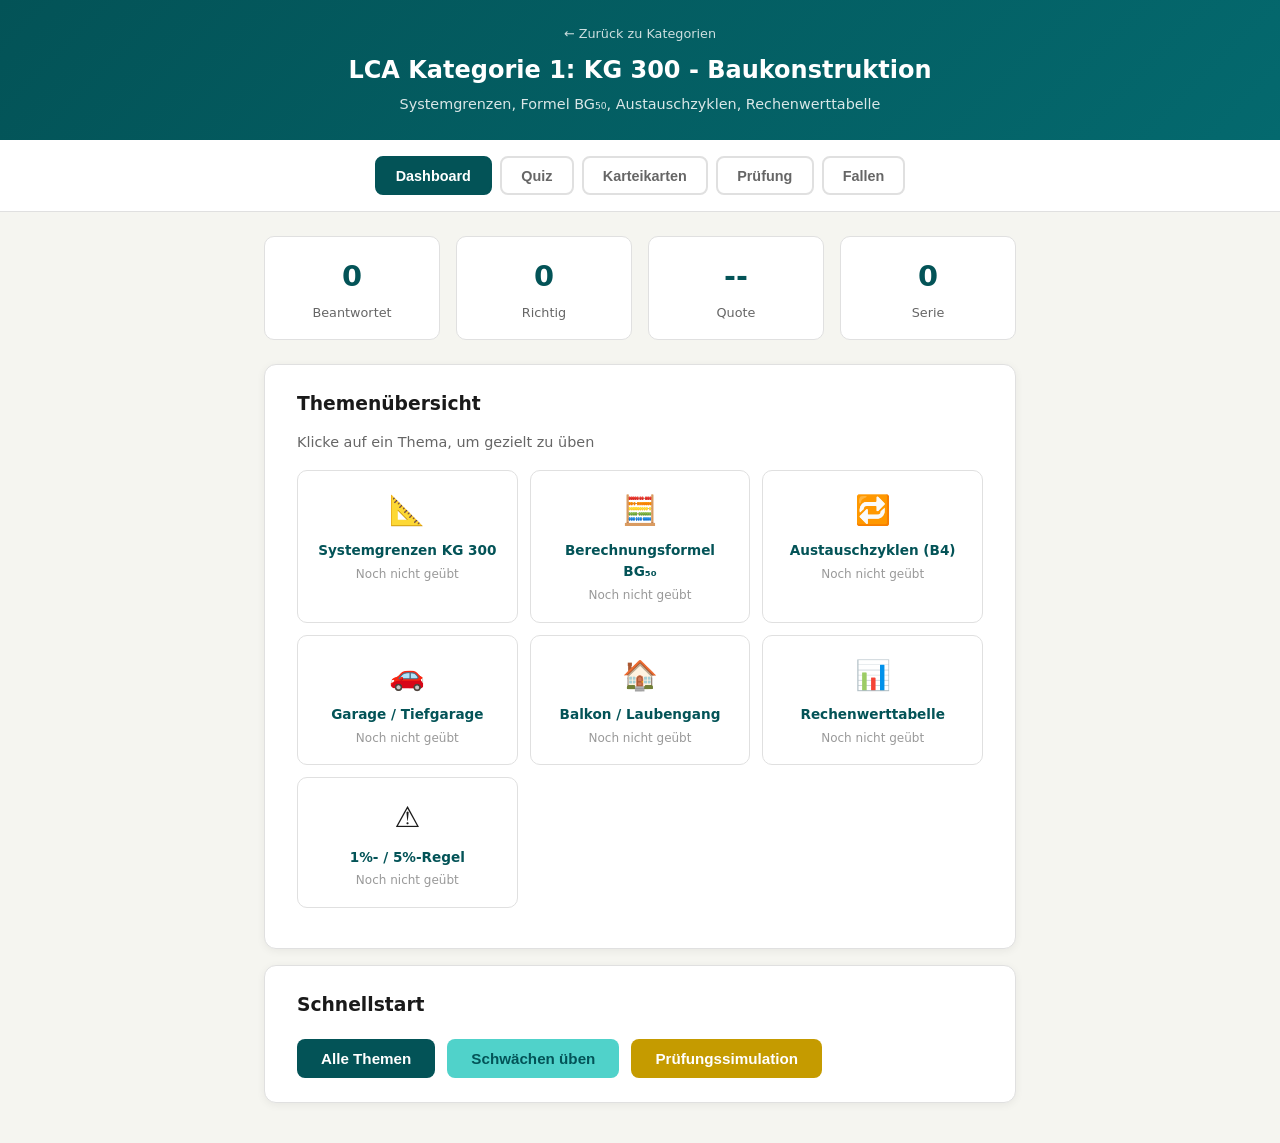
<file: lca/kategorie1/kategorie1.html>
<!DOCTYPE html>
<html lang="de">
<head>
<meta charset="UTF-8">
<meta name="viewport" content="width=device-width, initial-scale=1.0">
<title>LCA Kategorie 1 - KG 300 Baukonstruktion</title>
<link rel="stylesheet" href="../shared/lca-learn.css">
</head>
<body>

<header>
  <a href="../index.html" class="back">&larr; Zurück zu Kategorien</a>
  <h1>LCA Kategorie 1: KG 300 - Baukonstruktion</h1>
  <p>Systemgrenzen, Formel BG₅₀, Austauschzyklen, Rechenwerttabelle</p>
</header>

<nav class="nav">
  <button class="active" onclick="showSection('dashboard')">Dashboard</button>
  <button onclick="showSection('quiz')">Quiz</button>
  <button onclick="showSection('flashcards')">Karteikarten</button>
  <button onclick="showSection('exam')">Prüfung</button>
  <button onclick="showSection('traps')">Fallen</button>
</nav>

<main>

  <div id="dashboard" class="section active">
    <div class="stats">
      <div class="stat"><div class="num" id="stat-answered">0</div><div class="label">Beantwortet</div></div>
      <div class="stat"><div class="num" id="stat-correct">0</div><div class="label">Richtig</div></div>
      <div class="stat"><div class="num" id="stat-rate">--</div><div class="label">Quote</div></div>
      <div class="stat"><div class="num" id="stat-streak">0</div><div class="label">Serie</div></div>
    </div>
    <div class="card"><h3 style="margin-bottom: 0.75rem;">Themenübersicht</h3><p style="font-size: 0.9rem; color: var(--muted); margin-bottom: 1rem;">Klicke auf ein Thema, um gezielt zu üben</p><div class="topic-grid" id="topic-grid"></div></div>
    <div class="card"><h3 style="margin-bottom: 0.75rem;">Schnellstart</h3><div class="btn-row"><button class="btn btn-primary" onclick="startQuiz('all')">Alle Themen</button><button class="btn btn-accent" onclick="startQuiz('weak')">Schwächen üben</button><button class="btn btn-gold" onclick="showSection('exam')">Prüfungssimulation</button></div></div>
  </div>

  <div id="quiz" class="section">
    <div class="card" id="quiz-filter-card"><h3 style="margin-bottom: 0.75rem;">Thema wählen</h3><div class="topic-filter" id="quiz-topic-filter"></div><div class="btn-row"><button class="btn btn-primary" onclick="startQuizFromFilter()">Quiz starten</button></div></div>
    <div id="quiz-area" style="display:none;"><div class="progress-bar"><div class="fill" id="quiz-progress"></div></div><div class="card" id="quiz-card"></div><div class="btn-row" id="quiz-buttons"></div></div>
    <div class="card" id="quiz-results" style="display:none;"></div>
  </div>

  <div id="flashcards" class="section">
    <div class="card"><h3 style="margin-bottom: 0.5rem;">Karteikarten</h3><p style="font-size: 0.9rem; color: var(--muted); margin-bottom: 1rem;">Klicke zum Umdrehen.</p></div>
    <div class="flashcard-container"><div class="flashcard" id="flashcard" onclick="flipCard()"><div class="flashcard-face flashcard-front" id="fc-front"><h3 id="fc-question">Lade...</h3><div class="hint">Klicken zum Umdrehen</div></div><div class="flashcard-face flashcard-back" id="fc-back"><h4 id="fc-answer-title">Antwort</h4><div id="fc-answer"></div></div></div></div>
    <div class="fc-nav"><button class="btn btn-outline" onclick="prevCard()">Zurück</button><span class="fc-counter" id="fc-counter">1 / 1</span><button class="btn btn-outline" onclick="nextCard()">Weiter</button></div>
    <div class="btn-row" style="justify-content: center; margin-top: 0.5rem;"><button class="btn btn-accent" onclick="markCardKnown()">Gewusst</button><button class="btn btn-outline" style="border-color: var(--warn); color: var(--warn);" onclick="markCardUnknown()">Nochmal</button></div>
  </div>

  <div id="exam" class="section">
    <div class="card" id="exam-setup"><h3 style="margin-bottom: 0.5rem;">Prüfungssimulation</h3><p style="font-size: 0.9rem; color: var(--muted); margin-bottom: 1rem;">12 Fragen, 25 Minuten, gemischte Formate. Bestanden ab 70%.</p><div class="btn-row"><button class="btn btn-gold" onclick="startExam()">Prüfung starten</button></div></div>
    <div id="exam-area" style="display:none;"><div class="card" style="text-align:center;"><div class="exam-timer" id="exam-timer">25:00</div><div class="progress-bar"><div class="fill" id="exam-progress"></div></div></div><div class="card" id="exam-card"></div><div class="btn-row" id="exam-buttons"></div></div>
    <div class="card" id="exam-results" style="display:none;"></div>
  </div>

  <div id="traps" class="section">
    <div class="card">
      <h3 style="margin-bottom: 1rem;">Typische Prüfungsfallen KG 300</h3>
      <div class="trap">Die Kiesschicht unter dem Fundament und Dränagen werden oft vergessen. Beides gehört in KG 320!</div>
      <div class="trap">KG 310 (Baugrube, Böschungssicherung) wird NICHT bilanziert. Nur KG 320 (Gründung) ab Fundament.</div>
      <div class="trap">Im letzten Jahr (Jahr 50) wird KEIN Austausch mehr angesetzt - auch wenn die Lebensdauer bei 48-49 Jahren liegt.</div>
      <div class="trap">Software setzt Nutzungsdauern NICHT automatisch korrekt. Jeden Baustoff MANUELL prüfen - sowohl Datensatz als auch BBSR-Nutzungsdauer.</div>
      <div class="trap">Freistehende Garagen und Parkhäuser werden NICHT bilanziert - auch wenn sie ans Gebäude angebaut sind. Nur "integrierte" Tiefgaragen zählen.</div>
      <div class="trap">Bei Balkon/Loggia/Dachterrasse: Schichtaufbau MUSS bilanziert werden, Fläche zählt aber NICHT zur NRF(R).</div>
      <div class="trap">Laubengang: Nur bauordnungsrechtliche Mindestbreite nach LBO zählt zur NRF(R). Jeder cm darüber zählt NICHT.</div>
      <div class="trap">1%-Regel: Alle DREI Größen (Masse, PENRT, GWP) müssen unter 1% liegen. Häufig wird nur Masse + GWP geprüft, PENRT vergessen.</div>
      <div class="trap">Rechenwerttabelle an Kunden schicken ist sinnlos: Sie zeigt nur A1-A3 + C3-C4, NICHT die Austauschzyklen (B4). Teppich sieht "günstig" aus, ist aber durch 4× Austausch katastrophal.</div>
      <div class="trap">Pufferspeicher-Masse immer im LEERZUSTAND angeben, nicht mit Wasser gefüllt.</div>
    </div>

    <div class="card">
      <h3 style="margin-bottom: 1rem;">Die zentrale Berechnungsformel</h3>
      <div class="formula-box">BG₅₀ = f × m × (a + 1)<br>Ergebnis = BG₅₀ / (m² NRF × 50 Jahre)</div>
      <p style="font-size: 0.9rem; color: var(--muted); margin-top: 0.5rem;">
        <strong>f</strong> = spez. GWP oder PENRT (A1-A3 + C3-C4) aus Rechenwerttabelle<br>
        <strong>m</strong> = Menge des Materials (m³, m², kg)<br>
        <strong>a</strong> = Austauschzyklus aus BBSR-Tabelle
      </p>
    </div>

    <div class="card">
      <h3 style="margin-bottom: 1rem;">Die goldenen Merksätze</h3>
      <div class="merksatz">BG₅₀ = f × m × (a+1) - die "eierlegende Wollmilchsau" für ALLES</div>
      <div class="merksatz">Im letzten Jahr KEIN Austausch mehr - unabhängig von Restnutzungsdauer</div>
      <div class="merksatz">Integriert = wenn man es auseinanderreißt, fällt es zusammen</div>
      <div class="merksatz">Jede Bauteilschicht EINZELN bilanzieren - keine Durchschnittswerte</div>
      <div class="merksatz">Balkon: Material JA, Fläche NEIN</div>
      <div class="merksatz">Laubengang-Fläche nur nach LBO-Mindestbreite</div>
      <div class="merksatz">1%-Regel nur wenn ALLE DREI Größen unter 1% (Masse + PENRT + GWP)</div>
    </div>
  </div>

</main>

<script src="../shared/lca-learn.js"></script>
<script>
const STORAGE_KEY = 'lca-k1-learn-state';
const EXAM_MINUTES = 25;

const topics = [
  { id: 'sysgrenzen', name: 'Systemgrenzen KG 300', icon: '📐' },
  { id: 'formel', name: 'Berechnungsformel BG₅₀', icon: '🧮' },
  { id: 'austausch', name: 'Austauschzyklen (B4)', icon: '🔁' },
  { id: 'garage', name: 'Garage / Tiefgarage', icon: '🚗' },
  { id: 'flaechen', name: 'Balkon / Laubengang', icon: '🏠' },
  { id: 'rwt', name: 'Rechenwerttabelle', icon: '📊' },
  { id: 'vernachl', name: '1%- / 5%-Regel', icon: '⚠️' },
];

const questions = [
  { topic: 'sysgrenzen', type: 'sc',
    q: 'Welche Kostengruppe nach DIN 276 muss NICHT bilanziert werden?',
    options: ['KG 310 Baugrube', 'KG 320 Gründung', 'KG 330 Außenwände', 'KG 360 Dächer'],
    correct: 0,
    explanation: 'KG 310 (Baugrube, Böschungssicherung, Injektionsverbau) wird NICHT bilanziert. Erst ab KG 320 (Fundamente, Sauberkeitsschichten) geht es los.' },
  { topic: 'sysgrenzen', type: 'mc',
    q: 'Welche Bauteile gehören in die KG 300?',
    options: ['Fundamente und Dränagen', 'Einbauküchen', 'Innenwände inkl. Putz', 'Treppen und Handläufe', 'Nachträglich verlegte Teppiche', 'Dachstühle und Rinnen'],
    correct: [0, 2, 3, 5],
    explanation: 'Einbauküchen, Möbel und nachträglich verlegte Teppiche/Läufer gehören NICHT zu KG 300. Alles fest verbaute an Konstruktion, Decken, Dächern dagegen schon.' },
  { topic: 'sysgrenzen', type: 'sc',
    q: 'Die Kiesschicht unter dem Fundament wird...',
    options: ['...ignoriert, da sie unbedeutend ist', '...in KG 310 bilanziert', '...in KG 320 bilanziert und häufig vergessen', '...unter KG 400 erfasst'],
    correct: 2,
    explanation: 'Typischer Fehler: Kiesschicht und Dränagen gehören in KG 320 (Gründung) und werden oft vergessen.' },

  { topic: 'formel', type: 'sc',
    q: 'Wie lautet die zentrale Berechnungsformel für BG₅₀?',
    options: ['BG₅₀ = f × m × a', 'BG₅₀ = f × m × (a + 1)', 'BG₅₀ = f + m + a', 'BG₅₀ = f × (m + a)'],
    correct: 1,
    explanation: 'BG₅₀ = f × m × (a + 1). Das +1 kommt daher, dass neben den Austauschen auch die erste Herstellung bilanziert werden muss.' },
  { topic: 'formel', type: 'mc',
    q: 'Was ist richtig über den Faktor f in der Formel BG₅₀ = f × m × (a+1)?',
    options: ['f enthält A1-A3 (Herstellung) und C3-C4 (Entsorgung)', 'f entspricht dem Austauschzyklus', 'f wird aus der Rechenwerttabelle übernommen', 'f gilt sowohl für GWP als auch für PENRT', 'f wird pro m² NRF berechnet'],
    correct: [0, 2, 3],
    explanation: 'f = spez. GWP oder PENRT = A1-A3 + C3-C4 aus der Rechenwerttabelle. Die Formel funktioniert universell.' },
  { topic: 'formel', type: 'ft',
    q: 'Berechne BG₅₀ für 155 m² Teppichboden: A1-A3 = 9,88; C3-C4 = 2,77; Austauschzyklus = 4. Wie lautet das Zwischenergebnis (BG₅₀ in kg CO₂)?',
    keywords: ['12,65', '12.65', '9803', '9.803', '775', '9800'],
    sampleAnswer: 'f = 9,88 + 2,77 = 12,65. BG₅₀ = 12,65 × 155 × (4+1) = 9.803,75 kg CO₂. Bei 259 m² NRF ergibt das 0,757 kg CO₂/(m²NRF·a) - rund 3% des 24-kg-Kontingents nur für den Teppichboden.' },
  { topic: 'formel', type: 'sc',
    q: 'Wird im letzten Jahr (Jahr 50) noch ein Austausch berücksichtigt, wenn die Restlebensdauer nur noch 1-2 Jahre beträgt?',
    options: ['Ja, anteilig linear berechnet', 'Ja, voller Austausch wird bilanziert', 'Nein, im letzten Jahr wird KEIN Austausch mehr angesetzt', 'Es kommt auf den Baustoff an'],
    correct: 2,
    explanation: 'Im letzten Jahr (Jahr 50) wird KEIN Austausch mehr angesetzt - unabhängig davon, wie weit die Lebensdauer noch gereicht hätte.' },

  { topic: 'austausch', type: 'sc',
    q: 'Ein Teppichboden hat Austauschzyklus 4. Wie oft wird er innerhalb von 50 Jahren bilanziert?',
    options: ['4× Herstellung', '5× Herstellung (Errichtung + 4 Austausche)', '6× Herstellung', '1× Herstellung + 4× Entsorgung'],
    correct: 1,
    explanation: 'Bei Austauschzyklus 4: Errichtung (1×) + 4 Austausche = 5× Herstellung. Plus End-of-Life-Entsorgung des letzten Teppichs.' },
  { topic: 'austausch', type: 'mc',
    q: 'Woher kommen die Austauschzyklen?',
    options: ['Anlagentechnik: Anhang 3.1.1 Bilanzierungsregeln QNG', 'Baustoffe: BBSR-Tabelle Stand 24.02.2017', 'Rechenwerttabelle', 'Automatisch durch die Software ohne Kontrolle', 'ÖKOBAUDAT'],
    correct: [0, 1],
    explanation: 'Anlagentechnik: QNG Anhang 3.1.1. Baustoffe: BBSR-Tabelle "Nutzungsdauern von Bauteilen für Lebenszyklusanalysen nach BNB". Software setzt Werte NICHT automatisch korrekt!' },
  { topic: 'austausch', type: 'sc',
    q: 'Ein Bauteil hat eine Lebensdauer von 48 Jahren. Wie wird bilanziert?',
    options: ['Linear auf 50 Jahre hochgerechnet', 'Voller Austausch für die letzten 2 Jahre wird angesetzt', 'Der Austausch entfällt - zu nahe am Ende', 'Nach Ermessen des Beraters'],
    correct: 1,
    explanation: 'Bauteile mit LD 48-49 Jahren müssen trotzdem für die verbleibenden Jahre komplett ausgetauscht werden. KEINE lineare Berechnung.' },

  { topic: 'garage', type: 'sc',
    q: 'Wann muss eine Tiefgarage in der LCA bilanziert werden?',
    options: ['Immer', 'Nur wenn sie beheizt ist', 'Wenn sie in das Gebäude integriert ist', 'Nie, Parkflächen zählen nicht'],
    correct: 2,
    explanation: 'Eine in das Gebäude integrierte Tiefgarage muss bilanziert werden. Freistehende Garagen und Parkhäuser (auch angebaut) werden NICHT bilanziert. Carports nie.' },
  { topic: 'garage', type: 'mc',
    q: 'Welche Aussagen zur "integrierten" Garage sind korrekt?',
    options: ['Definition: Bauteile werden geteilt, ohne die ein Bauwerk nicht funktionsfähig wäre', 'Faustregel: Garage fiktiv auseinanderreißen - fällt sie zusammen → integriert', 'Eine integrierte Garage verschlechtert die LCA immer', 'Bei mehreren Gebäuden: Aufteilung nach Stellplatzschlüssel', 'Carports zählen als integriert'],
    correct: [0, 1, 3],
    explanation: 'Eine integrierte Garage VERBESSERT oft die LCA, weil die unbeheizte Fläche die Gesamt-NRF erhöht. Carports werden NIE berücksichtigt (keine allseitige Umschließung).' },

  { topic: 'flaechen', type: 'sc',
    q: 'Was gilt für den Balkon in der LCA?',
    options: ['Schichtaufbau NICHT bilanzieren, Fläche NICHT anrechnen', 'Schichtaufbau BILANZIEREN, Fläche NICHT anrechnen', 'Schichtaufbau BILANZIEREN, Fläche voll anrechnen', 'Nur wenn größer 10 m² bilanzieren'],
    correct: 1,
    explanation: 'Balkon, Loggia, Dachterrasse: Material muss bilanziert werden, aber Fläche zählt NICHT zur NRF(R) - das verschlechtert die LCA. Keine allseitige Umschließung.' },
  { topic: 'flaechen', type: 'sc',
    q: 'Wie wird die Fläche eines Laubengangs in der NRF(R) berücksichtigt?',
    options: ['Komplett, so wie gebaut', 'Nur bauordnungsrechtliche Mindestbreite nach LBO', 'Nur 50% der tatsächlichen Fläche', 'Gar nicht'],
    correct: 1,
    explanation: 'Beim Laubengang und Außentreppen darf nur die LBO-Mindestbreite angerechnet werden. Jeder cm darüber NICHT.' },

  { topic: 'rwt', type: 'sc',
    q: 'Ein Bauprodukt ist NICHT in der Rechenwerttabelle enthalten. Was tun?',
    options: ['Baustoff weglassen', 'Eigenen EPD-Datensatz erstellen', 'Mit einem passenden Datensatz verknüpfen (Produktgruppe, Gewicht, Einsatzort)', 'Durchschnitt aller Baustoffe ansetzen'],
    correct: 2,
    explanation: 'Hilfsmittel: Begleitdokument "Zuordnungsempfehlungen". Dann eigene Zuordnung nach bestem Wissen zum nächstpassenden Datensatz. NIE weglassen!' },
  { topic: 'rwt', type: 'mc',
    q: 'Was passiert, wenn die reale Maßeinheit (z.B. Dicke) nicht mit der Rechenwerttabelle übereinstimmt?',
    options: ['Lineare Anpassung des Wertes', 'Baustoff darf nicht verwendet werden', 'Beispiel: Gipsfaserplatte 1,25 cm statt 1,0 cm → Faktor 1,25', 'Die Software macht das automatisch sicher', 'Muss dokumentiert werden'],
    correct: [0, 2, 4],
    explanation: 'Lineare Anpassung nötig. Die Software prüft das NICHT - manuelle Kontrolle ist Pflicht. Dokumentation ist erforderlich.' },

  { topic: 'vernachl', type: 'sc',
    q: 'Ein Bauteil darf nach 1%-Regel nur vernachlässigt werden, wenn...',
    options: ['...nur die Masse unter 1% liegt', '...nur der GWP unter 1% liegt', '...Masse UND PENRT UND GWP jeweils unter 1% liegen', '...mindestens eine der drei Größen unter 1% liegt'],
    correct: 2,
    explanation: 'Alle drei Größen müssen unter 1% liegen - häufigster Fehler: PENRT wird vergessen. GWP kann bei 0,9% liegen, PENRT aber bei 1,2% → NICHT vernachlässigbar.' },
  { topic: 'vernachl', type: 'sc',
    q: 'Wie hoch ist die Obergrenze der Gesamtvernachlässigung?',
    options: ['1%', '5% Masse, 5% PENRT, 5% GWP₁₀₀', '10%', 'Es gibt keine Obergrenze'],
    correct: 1,
    explanation: 'Die Gesamtvernachlässigung darf 5% Masse, 5% PENRT bzw. 5% GWP₁₀₀ NICHT übersteigen.' },
  { topic: 'vernachl', type: 'mc',
    q: 'Was darf generell vernachlässigt werden (unabhängig von 1%-Prüfung)?',
    options: ['Vor-Ort verarbeitete Kleinstteile (Nägel, Dübel, Schrauben)', 'Produktspezifische Kleinstmengen ≤ 1 kg', 'Fensterbänke', 'Handläufe', 'Werksseitig verarbeitete Kleinstteile'],
    correct: [0, 1, 4],
    explanation: 'Nägel, Dübel, Schrauben und ≤ 1 kg Kleinstmengen dürfen generell weggelassen werden. Fensterbänke und Handläufe gehören dagegen in KG 350/330 und MÜSSEN bilanziert werden.' },
  { topic: 'vernachl', type: 'ft',
    q: 'Warum ist das "Vernachlässigen" in der Praxis oft mehr Aufwand als das Bilanzieren?',
    keywords: ['berechnen', 'vorher', 'masse', 'penrt', 'gwp', 'dokumentieren', 'aufwand'],
    sampleAnswer: 'Paradoxon: Um etwas nach 1%-Regel zu vernachlässigen, muss man es erst komplett berechnen (Masse + PENRT + GWP) und dokumentieren. Das ist in der Praxis oft mehr Aufwand als direkt zu bilanzieren. Empfehlung: Alles so detailliert wie möglich erfassen und Sicherheitspuffer bei der 5%-Regel lassen.' },

  { topic: 'sysgrenzen', type: 'sc',
    q: 'Welche DIN-Norm definiert die Kostengruppen für die KG 300?',
    options: ['DIN 277', 'DIN 276', 'DIN 18599', 'DIN 4108'],
    correct: 1,
    explanation: 'Die Systemgrenzen der Baukonstruktion folgen der DIN 276 mit fünf Oberkategorien (KG 320 bis KG 360).' },
  { topic: 'sysgrenzen', type: 'sc',
    q: 'In welcher Kostengruppe werden Treppen, Balkone, Geländer und Handläufe bilanziert?',
    options: ['KG 330 Außenwände', 'KG 340 Innenwände', 'KG 350 Decken', 'KG 360 Dächer'],
    correct: 2,
    explanation: 'KG 350 (Decken) umfasst Treppen, Balkone, Deckenbeläge (Estrich, Schutz-/Nutzschichten), Geländer, Handläufe, Leitern und Roste.' },
  { topic: 'sysgrenzen', type: 'sc',
    q: 'Wo werden Rinnen und Fallrohre bilanziert?',
    options: ['KG 320', 'KG 340', 'KG 350', 'KG 360'],
    correct: 3,
    explanation: 'KG 360 (Dächer) enthält Dachstühle, Dämmungen, Dachfenster, Dachbeläge, Rinnen und Fallrohre.' },
  { topic: 'sysgrenzen', type: 'mc',
    q: 'Welche Bauteile zählen zu KG 330 (Außenwände)?',
    options: ['Fenster', 'Putz-, Dämm- und Schutzschichten', 'Sonnenschutz', 'Dränagen', 'Fallrohre'],
    correct: [0, 1, 2],
    explanation: 'KG 330 umfasst Außenwände inklusive Fenster, Putz-, Dämm- und Schutzschichten sowie Sonnenschutz. Dränagen gehören zu KG 320, Fallrohre zu KG 360.' },
  { topic: 'sysgrenzen', type: 'sc',
    q: 'Welche Maßnahme gehört typischerweise zu KG 310 und wird NICHT bilanziert?',
    options: ['Sauberkeitsschicht', 'Bodenplatte', 'Injektionsverbau / Böschungssicherung', 'Abdichtung unter dem Fundament'],
    correct: 2,
    explanation: 'KG 310 (Baugrube) inkl. Böschungssicherungen und Injektionsverbau wird NICHT bilanziert. Alles ab Fundament (KG 320) schon.' },
  { topic: 'sysgrenzen', type: 'ft',
    q: 'Nenne mindestens drei Bauteile/Schichten, die in KG 320 (Gründung, Unterbau) bilanziert werden müssen.',
    keywords: ['fundament', 'sauberkeitsschicht', 'abdichtung', 'dränage', 'kies'],
    sampleAnswer: 'KG 320 umfasst Fundamente, Sauberkeitsschichten, Abdichtungen, Dränagen - und die oft vergessene Kiesschicht unter dem Fundament.' },

  { topic: 'formel', type: 'sc',
    q: 'Wodurch wird die Formel BG₅₀ = f × m × (a + 1) in der Praxis bezeichnet?',
    options: ['"Schweizer Taschenmesser"', '"Eierlegende Wollmilchsau"', '"Goldene Formel"', '"Baumeister-Formel"'],
    correct: 1,
    explanation: 'Die zentrale Erkenntnis: Die Formel ist die "eierlegende Wollmilchsau" - sie kann ALLES berechnen: jeden Baustoff, jede Anlagentechnik, sowohl GWP als auch PENRT.' },
  { topic: 'formel', type: 'sc',
    q: 'Was bedeutet "BG" in der Formel BG₅₀?',
    options: ['Bauteilgröße', 'Bilanzgröße', 'Baugruppe', 'Basisgröße'],
    correct: 1,
    explanation: 'BG = Bilanzgröße (Herstellung, Erneuerung oder Entsorgung) über 50 Jahre Betrachtungszeitraum.' },
  { topic: 'formel', type: 'sc',
    q: 'Was entspricht dem Faktor f exakt?',
    options: ['A1-A3 allein', 'C3-C4 allein', 'A1-A3 + C3-C4', 'A1-A5 + B1-B7'],
    correct: 2,
    explanation: 'f = spezifischer GWP oder PENRT = A1-A3 (Herstellung) + C3-C4 (Abfallbehandlung/Entsorgung) aus der Rechenwerttabelle.' },
  { topic: 'formel', type: 'ft',
    q: 'Berechne BG₅₀ für 100 m³ Stahlbeton mit f = 250 kg CO₂/m³ und Austauschzyklus 0. Wie hoch ist BG₅₀?',
    keywords: ['25000', '25.000', '25 000'],
    sampleAnswer: 'BG₅₀ = f × m × (a+1) = 250 × 100 × (0+1) = 25.000 kg CO₂. Bei Austauschzyklus 0 wird nur einmal Herstellung + einmal Entsorgung bilanziert.' },
  { topic: 'formel', type: 'sc',
    q: 'Wie groß ist der GWP pro m²NRF·a bei 0,5 cm Teppichboden im Vergleich zu 20 cm Stahlbetondecke laut MD?',
    options: ['Teppich 10× höher als Beton', 'Teppich etwa gleich hoch wie Beton (~0,013 vs. ~0,018 kg CO₂/m²NRF·a)', 'Beton 10× höher als Teppich', 'Beide unter 0,001'],
    correct: 1,
    explanation: 'Schockierender Vergleich: 0,5 cm Teppich (0,01265) hat fast denselben GWP wie 20 cm Stahlbetondecke (0,0176). Bauchgefühl hilft NICHT - nur Fakten!' },
  { topic: 'formel', type: 'sc',
    q: 'Durch welchen Nenner wird BG₅₀ am Ende geteilt, um das Ergebnis pro m²NRF·a zu erhalten?',
    options: ['m² NRF × 25 Jahre', 'm² NRF × 50 Jahre', 'm² BGF × 50 Jahre', 'm² Wohnfläche × 50 Jahre'],
    correct: 1,
    explanation: 'Ergebnis = BG₅₀ / (m² NRF × 50 Jahre). Das ist der universelle Nenner für die LCA-Kennzahl.' },
  { topic: 'formel', type: 'sc',
    q: 'Wie viel Prozent des 24-kg-Kontingents frisst der Teppichboden im Beispiel (155 m²) schon allein?',
    options: ['ca. 1%', 'ca. 3%', 'ca. 10%', 'ca. 30%'],
    correct: 1,
    explanation: '0,757 kg CO₂/(m²NRF·a) entsprechen rund 3% des 24-kg-Kontingents - nur für den Teppichboden!' },

  { topic: 'austausch', type: 'sc',
    q: 'Welcher Austauschzyklus wird für eine Stahlbetondecke angesetzt?',
    options: ['0', '1', '2', '4'],
    correct: 0,
    explanation: 'Stahlbetondecke hat Austauschzyklus 0 → 1-malige Bilanzierung (Anfang + Ende). Teppichboden hätte z.B. Austauschzyklus 4.' },
  { topic: 'austausch', type: 'sc',
    q: 'Wie viele Entsorgungen (C3-C4) fallen bei Austauschzyklus 4 insgesamt über 50 Jahre an?',
    options: ['4', '5', '6', '1'],
    correct: 1,
    explanation: 'Bei a = 4: 4 Entsorgungen bei den Austauschen + 1 End-of-Life-Entsorgung des letzten Teppichs = 5 Entsorgungen. Pro Austausch wird 1x Herstellung + 1x Entsorgung bilanziert.' },
  { topic: 'austausch', type: 'sc',
    q: 'Dürfen bei Schichtaufbauten Durchschnittswerte für mehrere Schichten angesetzt werden?',
    options: ['Ja, vereinfacht die Berechnung', 'Nein, jede Schicht EINZELN bilanzieren', 'Ja, bei weniger als 3 Schichten', 'Nur bei Dächern'],
    correct: 1,
    explanation: 'Jede Bauteilschicht muss EINZELN bilanziert werden - keine Durchschnittswerte über den gesamten Schichtaufbau.' },
  { topic: 'austausch', type: 'sc',
    q: 'Welches Modul beschreibt den Austausch im Lebenszyklus?',
    options: ['Modul A1-A3', 'Modul B4', 'Modul C3-C4', 'Modul D'],
    correct: 1,
    explanation: 'B4 (Ersatz/Austausch) beschreibt den Austausch innerhalb des Nutzungszeitraums. Pro Austausch: A1-A3 (Herstellung neu) + C3-C4 (Entsorgung alt).' },
  { topic: 'austausch', type: 'ft',
    q: 'Wie lautet der Titel und Stand der BBSR-Tabelle für Nutzungsdauern?',
    keywords: ['nutzungsdauern', 'bauteilen', 'lebenszyklusanalysen', 'bnb', '24.02.2017', '2017'],
    sampleAnswer: 'BBSR-Tabelle "Nutzungsdauern von Bauteilen für Lebenszyklusanalysen nach BNB", Stand 24.02.2017. Für Anlagentechnik gilt stattdessen Anhang 3.1.1 der Bilanzierungsregeln QNG.' },

  { topic: 'garage', type: 'sc',
    q: 'Wie lautet die offizielle KfW-Definition von "integriert"?',
    options: ['Wenn die Garage beheizt ist', 'Wenn Bauteile geteilt werden, ohne die eines oder beide Bauwerke nicht mehr funktionstüchtig wären', 'Wenn die Garage kleiner als 50 m² ist', 'Wenn die Garage unterhalb des Erdgeschosses liegt'],
    correct: 1,
    explanation: 'KfW-Wortlaut: "Wenn Bauteile geteilt werden, die für beide Gebäude gleichermaßen erforderlich sind und ohne die eines der beiden oder beide Bauwerke nicht mehr funktionstüchtig ist bzw. sind." Gilt universell für alle Gebäudeteile.' },
  { topic: 'garage', type: 'sc',
    q: 'Werden Carports in der LCA berücksichtigt?',
    options: ['Ja, immer', 'Ja, wenn > 20 m²', 'Nein, nie (keine allseitige Umschließung laut NRF(R))', 'Nur bei Neubau'],
    correct: 2,
    explanation: 'Carports werden NICHT berücksichtigt, da sie nicht allseitig umschlossen sind (NRF(R)-Definition).' },
  { topic: 'garage', type: 'sc',
    q: 'Nach welchem Schlüssel wird eine Tiefgarage bei mehreren Gebäuden aufgeteilt?',
    options: ['Nach Wohnfläche', 'Nach BGF', 'Nach Stellplatzschlüssel', 'Zu gleichen Teilen'],
    correct: 2,
    explanation: 'Aufteilung der Baukonstruktion einer gemeinsamen Tiefgarage erfolgt anhand des Stellplatzschlüssels. Alle Flächen (Stellplätze + Fahrgassen) werden aufgeteilt.' },
  { topic: 'garage', type: 'sc',
    q: 'Warum verbessert eine integrierte Garage in den meisten Fällen die LCA-Bilanz?',
    options: ['Weil Beton besseren GWP hat', 'Weil die unbeheizte Garagenfläche die Gesamt-NRF erhöht, ohne die beheizte Fläche zu vergrößern', 'Weil Tiefgaragen keine Dämmung brauchen', 'Weil die BBSR-Werte niedriger sind'],
    correct: 1,
    explanation: 'Optimierungs-Geheimtipp: Die unbeheizte Garagenfläche erhöht die Gesamt-NRF → GWP pro m² sinkt. Obwohl mehr Material verbaut wird, verbessert sich die Bilanz.' },
  { topic: 'garage', type: 'sc',
    q: 'Wo steht die KfW-Definition von "integriert" mittlerweile?',
    options: ['Nur im internen KfW-Handbuch', 'In den Technischen FAQs', 'In DIN 277', 'In der Rechenwerttabelle'],
    correct: 1,
    explanation: 'Die Definition war lange Zeit Geheimwissen, steht mittlerweile aber in den Technischen FAQs - ist aber vielen Energieberatern trotzdem nicht bekannt.' },

  { topic: 'flaechen', type: 'sc',
    q: 'Wie wird die Fläche einer Außentreppe ermittelt?',
    options: ['Summe aller Trittstufen-Flächen', 'Grundriss von oben (Vogelperspektive), nur Mindestbreite nach LBO', 'Nach Statikplan', 'Gar nicht'],
    correct: 1,
    explanation: 'Treppenfläche = Grundriss von oben (Vogelperspektive). Nur die bauordnungsrechtliche Mindestbreite nach LBO zählt.' },
  { topic: 'flaechen', type: 'sc',
    q: 'Dürfen Flucht- und Rettungswege über Balkone bei der NRF(R) angerechnet werden?',
    options: ['Ja, immer', 'Ja, nur der tatsächlich genutzte Bereich', 'Nein, auch nicht als Ausnahme', 'Nur bei Sonderbauten'],
    correct: 2,
    explanation: 'KfW-Geheimwissen: Flucht- und Rettungswege über Balkone, Dachterrassen etc. werden in NRF(R) NICHT berücksichtigt - auch nicht als Ausnahme.' },
  { topic: 'flaechen', type: 'mc',
    q: 'Bei welchen Elementen muss der Schichtaufbau bilanziert werden, auch wenn die Fläche nicht voll zur NRF(R) zählt?',
    options: ['Balkon', 'Loggia', 'Dachterrasse', 'Laubengang', 'Carport'],
    correct: [0, 1, 2, 3],
    explanation: 'Balkon, Loggia, Dachterrasse und Laubengang müssen schichtweise bilanziert werden. Carport wird nie erfasst (nicht allseitig umschlossen).' },
  { topic: 'flaechen', type: 'sc',
    q: 'Warum verschlechtert ein Balkon tendenziell die LCA-Bilanz?',
    options: ['Weil Balkone aus Stahl sein müssen', 'Weil Material bilanziert wird, aber keine Fläche zur NRF(R) angerechnet werden darf', 'Weil Balkone hohe Austauschzyklen haben', 'Weil die BBSR-Werte besonders hoch sind'],
    correct: 1,
    explanation: 'Konsequenz: Material erzeugt CO₂-Fußabdruck, aber die Balkonfläche zählt nicht zur NRF(R). Kein K.O.-Kriterium - man muss es an anderer Stelle ausgleichen.' },

  { topic: 'rwt', type: 'sc',
    q: 'Wie viele Baustoffe enthält die Excel-Rechenwerttabelle ungefähr?',
    options: ['~100', '~400', '~1.000', '~4.000'],
    correct: 1,
    explanation: 'Die Excel-Rechenwerttabelle enthält ca. 400 Baustoffe. Zusätzlich gibt es die Zuordnungsempfehlungen (~20 Seiten PDF).' },
  { topic: 'rwt', type: 'sc',
    q: 'Auf welcher Datenbasis steht die Rechenwerttabelle?',
    options: ['EPD-Datenbank des IBU', 'ÖKOBAUDAT', 'GEMIS', 'ecoinvent'],
    correct: 1,
    explanation: 'Laut Begriffs-Glossar: Rechenwerttabelle = Offizielle Datentabelle mit GWP/PENRT-Werten für Bauprodukte auf Basis ÖKOBAUDAT.' },
  { topic: 'rwt', type: 'sc',
    q: 'Kupferblech ist weder in der Rechenwerttabelle noch in den Zuordnungsempfehlungen - was ist die KORREKTE Lösung?',
    options: ['Weglassen, da kein Datensatz verfügbar', 'Durchschnitt aller Metalle bilden', 'Einem passenden Metallprodukt aus der Rechenwerttabelle zuordnen', 'An den Hersteller senden'],
    correct: 2,
    explanation: 'Lösung: Einem passenden Metallprodukt aus der Rechenwerttabelle zuordnen (maximale Übereinstimmung in Produktgruppe, Gewicht, Eignung, Einsatzort). NICHT weglassen!' },
  { topic: 'rwt', type: 'sc',
    q: 'Warum ist es sinnlos, die Rechenwerttabelle an Kunden zur Dämmstoffauswahl zu schicken?',
    options: ['Weil die Tabelle vertraulich ist', 'Weil die Tabelle nur A1-A3 und C3-C4 zeigt - NICHT die Austauschzyklen (B4)', 'Weil Kunden die Excel-Tabelle nicht lesen können', 'Weil die Werte zu ungenau sind'],
    correct: 1,
    explanation: 'Häufiger Fehler: Tabelle zeigt nur A1-A3 + C3-C4. Teppich hat niedrigere A1-A3 als Fliesen, ist aber durch 4 Austauschzyklen DEUTLICH schlechter.' },
  { topic: 'rwt', type: 'ft',
    q: 'Eine Gipsfaserplatte ist real 1,25 cm dick, die Rechenwerttabelle führt nur 1,0 cm. Wie wird angepasst?',
    keywords: ['linear', '1,25', '1.25', 'faktor', 'anpassung'],
    sampleAnswer: 'Lineare Anpassung: Die Werte aus der Rechenwerttabelle werden um den Faktor 1,25 erhöht (reale Dicke / Tabellen-Dicke = 1,25 / 1,0).' },

  { topic: 'vernachl', type: 'sc',
    q: 'Welche Größe wird bei der 1%-Prüfung am häufigsten vergessen?',
    options: ['Masse', 'GWP₁₀₀', 'PENRT', 'NRF'],
    correct: 2,
    explanation: 'Häufigster Berechnungsfehler: PENRT wird vergessen. Häufig liegt GWP bei 0,9% (vernachlässigbar), aber PENRT bei 1,2% (NICHT vernachlässigbar).' },
  { topic: 'vernachl', type: 'sc',
    q: 'Ein typischer Anwendungsfall für Vernachlässigung laut Praxisempfehlung ist...',
    options: ['Dachstuhl', 'Haustür-Komponenten (Verbundmaterial, viele Einzelteile)', 'Fenster', 'Stahlbeton-Innenwände'],
    correct: 1,
    explanation: 'Typischer Anwendungsfall: Haustür-Komponenten (Verbundmaterial, viele Einzelteile schwer ermittelbar). Empfehlung: Sicherheitspuffer bei der 5%-Regel behalten.' },
  { topic: 'vernachl', type: 'sc',
    q: 'Wofür steht PENRT in der LCA?',
    options: ['Primary Energy Non-Renewable Total', 'Primary Energy Net Renewable Total', 'Potential Energy Non-Recyclable Total', 'Primary Emission Non-Recyclable Total'],
    correct: 0,
    explanation: 'PENRT = Primary Energy Non-Renewable Total = Nicht erneuerbarer Primärenergieaufwand.' },
];

const flashcards = [
  { topic: 'sysgrenzen', front: 'Systemgrenzen KG 300', back: '<ul><li><strong>KG 320</strong> Gründung (Fundamente, Sauberkeitsschichten, Abdichtungen, Dränagen)</li><li><strong>KG 330</strong> Außenwände (Fenster, Putz, Dämmung)</li><li><strong>KG 340</strong> Innenwände</li><li><strong>KG 350</strong> Decken (Treppen, Balkone, Estrich, Handläufe)</li><li><strong>KG 360</strong> Dächer (Dachstühle, Rinnen, Fallrohre)</li><li><strong>NICHT:</strong> Möbel, Einbauküchen, nachträgliche Teppiche, KG 310</li></ul>' },
  { topic: 'formel', front: 'Die zentrale Berechnungsformel', back: '<ul><li><strong>BG₅₀ = f × m × (a + 1)</strong></li><li>f = spez. GWP oder PENRT (A1-A3 + C3-C4) aus Rechenwerttabelle</li><li>m = Materialmenge (m³, m², kg)</li><li>a = Austauschzyklus aus BBSR-Tabelle</li><li>Ergebnis ÷ (m² NRF × 50 Jahre)</li><li>Funktioniert für ALLES: Baustoffe + Anlagentechnik</li></ul>' },
  { topic: 'formel', front: 'Rechenbeispiel Teppichboden (155 m²)', back: '<ul><li>A1-A3: 9,88 / C3-C4: 2,77 → f = 12,65</li><li>Austausch a = 4</li><li>BG₅₀ = 12,65 × 155 × 5 = 9.803,75 kg CO₂</li><li>Bei 259 m² NRF: <strong>0,757 kg CO₂/(m²NRF·a)</strong></li><li>= 3% des 24-kg-Kontingents - nur Teppich!</li></ul>' },
  { topic: 'austausch', front: 'Austauschzyklen - Datenquellen', back: '<ul><li><strong>Anlagentechnik:</strong> Anhang 3.1.1 Bilanzierungsregeln QNG</li><li><strong>Baustoffe:</strong> BBSR-Tabelle "Nutzungsdauern von Bauteilen nach BNB" (Stand 24.02.2017)</li><li>Jede Schicht EINZELN bilanzieren</li><li>Software setzt NICHT automatisch korrekt!</li><li>Im Jahr 50 KEIN Austausch mehr</li></ul>' },
  { topic: 'garage', front: 'Garage / Tiefgarage - bilanzieren?', back: '<ul><li><strong>Integrierte Tiefgarage</strong> → bilanzieren</li><li><strong>Freistehende Garage</strong> → NICHT bilanzieren</li><li><strong>Parkhaus (auch angebaut)</strong> → NICHT bilanzieren</li><li><strong>Carport</strong> → NIE (nicht allseitig umschlossen)</li><li>Definition integriert: Ohne Teilung funktioniert kein Bauwerk mehr</li><li>Aufteilung bei mehreren Gebäuden: Stellplatzschlüssel</li></ul>' },
  { topic: 'garage', front: 'Warum verbessert eine integrierte Garage die LCA?', back: '<ul><li>Unbeheizte Garagenfläche erhöht die Gesamt-NRF</li><li>Beheizte Fläche bleibt gleich</li><li>GWP pro m² sinkt</li><li>Aufteilung bei Mehrfamilienhaus: <strong>Stellplatzschlüssel</strong></li><li>Neuschwanstein-Prinzip: Gesamt groß, beheizt klein</li></ul>' },
  { topic: 'flaechen', front: 'Balkon / Loggia / Dachterrasse', back: '<ul><li><strong>Schichtaufbau:</strong> MUSS bilanziert werden</li><li><strong>Fläche:</strong> zählt NICHT zur NRF(R)</li><li>Grund: nicht allseitig umschlossen</li><li>Konsequenz: verschlechtert LCA tendenziell</li><li>Flucht-/Rettungswege über Balkon: auch NICHT angerechnet</li></ul>' },
  { topic: 'flaechen', front: 'Laubengang - Sonderregel', back: '<ul><li>Schichtaufbau: MUSS bilanziert werden</li><li>Fläche: NUR bauordnungsrechtliche Mindestbreite nach LBO</li><li>Jeder cm darüber NICHT anrechenbar</li><li>Gleiche Regel: Außentreppen</li><li>Treppenfläche = Grundriss von oben (Vogelperspektive)</li></ul>' },
  { topic: 'rwt', front: 'Rechenwerttabelle - Workflow', back: '<ul><li>1. In <strong>Excel-Rechenwerttabelle</strong> suchen (~400 Baustoffe)</li><li>2. Nicht gefunden → <strong>Zuordnungsempfehlungen</strong> PDF</li><li>3. Immer noch nicht → <strong>eigene Zuordnung</strong> (Produktgruppe, Gewicht, Einsatzort)</li><li>NIE weglassen!</li><li>Reale Dicke ≠ Tabellen-Dicke → <strong>lineare Anpassung</strong></li><li>Tabelle zeigt NUR A1-A3 + C3-C4, NICHT B4!</li></ul>' },
  { topic: 'vernachl', front: '1%-Regel - Voraussetzungen', back: '<ul><li>Vernachlässigung erlaubt wenn <strong>GLEICHZEITIG</strong>:</li><li>✅ Masse < 1% UND</li><li>✅ PENRT < 1% UND</li><li>✅ GWP₁₀₀ < 1%</li><li>Häufigster Fehler: PENRT vergessen!</li><li>Gesamtobergrenze: 5% pro Größe</li><li>Generell erlaubt: Nägel, Dübel, Schrauben, ≤ 1 kg Mengen</li></ul>' },

  { topic: 'sysgrenzen', front: 'KG 310 vs. KG 320 - Abgrenzung', back: '<ul><li><strong>KG 310</strong> (Baugrube): NICHT bilanzieren (Böschungssicherungen, Injektionsverbau)</li><li><strong>KG 320</strong> (Gründung): BILANZIEREN (Fundamente, Sauberkeitsschichten, Abdichtungen, Dränagen)</li><li>Bei Zweifelsfällen: DIN 276 im Original beschaffen</li><li>Oft vergessen: Kiesschicht unter Fundament + Dränagen</li></ul>' },
  { topic: 'sysgrenzen', front: 'NICHT in KG 300 enthalten', back: '<ul><li>Möbel</li><li>Einbauküchen</li><li>Nachträglich aufgelegte Teppiche / Läufer</li><li>KG 310 (Baugrube)</li><li>Freistehende Garagen / Parkhäuser</li><li>Carports</li></ul>' },
  { topic: 'formel', front: 'Formelvariablen im Überblick', back: '<ul><li><strong>BG</strong> = Bilanzgröße (Herstellung, Erneuerung, Entsorgung) - GWP oder PENRT</li><li><strong>f</strong> = spez. Wert = A1-A3 + C3-C4 (Rechenwerttabelle)</li><li><strong>m</strong> = Menge (m³, m², kg) aus Planung/CAD</li><li><strong>a</strong> = Austauschzyklus (BBSR-Tabelle bzw. QNG Anhang 3.1.1)</li></ul>' },
  { topic: 'formel', front: 'Schockierender Vergleich Teppich vs. Beton', back: '<ul><li>0,5 cm Teppichboden: 0,01265 kg CO₂/m²NRF·a pro m²</li><li>20 cm Stahlbetondecke: 0,0176 kg CO₂/m²NRF·a pro m²</li><li>→ fast identisch!</li><li>Grund: 4 Austauschzyklen beim Teppich</li><li>Merke: Bauchgefühl hilft NICHT - nur Fakten!</li></ul>' },
  { topic: 'austausch', front: 'Ablauf Austauschzyklus 4 (z.B. Teppich)', back: '<ul><li>0. Errichtung: Herstellung (A1-A3)</li><li>1. Austausch: Herstellung neu + Entsorgung alt (A1-A3 + C3-C4)</li><li>2. Austausch: dto.</li><li>3. Austausch: dto.</li><li>4. Austausch: dto.</li><li>End-of-Life: Entsorgung letzter Teppich (C3-C4)</li><li>→ 5× Herstellung + 5× Entsorgung</li></ul>' },
  { topic: 'austausch', front: 'Restlebensdauer - wichtige Regel', back: '<ul><li>Lebensdauer 48-49 Jahre → <strong>trotzdem kompletter Austausch</strong></li><li>KEINE lineare Berechnung der Rest-Jahre</li><li>ABER: Im Jahr 50 wird kein weiterer Austausch mehr angesetzt</li><li>Software prüft das NICHT automatisch!</li></ul>' },
  { topic: 'garage', front: 'Faustregel "integriert"', back: '<ul><li>Fiktiv Garage und Gebäude auseinanderreißen</li><li>Hat die Garage ein Loch / fällt statisch zusammen?</li><li>→ <strong>integriert</strong> → bilanzieren</li><li>Oder funktionieren beide Gebäude noch?</li><li>→ nur angebaut → NICHT bilanzieren</li><li>Gilt universell für ALLE Gebäudeteile (nicht nur Garagen)</li></ul>' },
  { topic: 'flaechen', front: 'Übersicht Balkon / Laubengang / Co.', back: '<ul><li><strong>Balkon / Loggia / Dachterrasse:</strong> Schicht JA, Fläche NEIN</li><li><strong>Laubengang:</strong> Schicht JA, Fläche NUR LBO-Mindestbreite</li><li><strong>Außentreppe:</strong> Schicht JA, nur Mindestbreite (Vogelperspektive)</li><li><strong>Carport:</strong> keine Erfassung</li></ul>' },
  { topic: 'rwt', front: 'Zuordnung bei fehlenden Baustoffen', back: '<ul><li>Kriterien für eigene Zuordnung:</li><li>✅ Produktgruppe</li><li>✅ Gewicht</li><li>✅ Eignung</li><li>✅ Einsatzort</li><li>Beispiel Kupferblech → Metallprodukt aus Tabelle</li><li>Hilfsdokument: "Zuordnungsempfehlungen"</li><li>NIE weglassen!</li></ul>' },
  { topic: 'rwt', front: 'Warnung: Tabelle zeigt NICHT alles', back: '<ul><li>Rechenwerttabelle enthält NUR:</li><li>➡️ A1-A3 (Herstellung)</li><li>➡️ C3-C4 (Entsorgung)</li><li>NICHT enthalten:</li><li>❌ Austauschzyklus B4</li><li>❌ Nutzungsdauern</li><li>→ BBSR-Tabelle zusätzlich prüfen!</li><li>Bauchgefühl durch A1-A3 trügt (Teppich vs. Fliesen)</li></ul>' },
  { topic: 'vernachl', front: '1%-Regel - das Paradoxon', back: '<ul><li>Um vernachlässigen zu dürfen, muss man ALLES berechnen</li><li>→ Masse + PENRT + GWP kalkulieren und dokumentieren</li><li>Oft mehr Aufwand als direkt zu bilanzieren</li><li>Empfehlung: Alles detailliert erfassen, 5%-Puffer behalten</li><li>Klassischer Anwendungsfall: Haustür-Komponenten</li></ul>' },
  { topic: 'vernachl', front: 'Generelle Vernachlässigungen (ohne 1%-Prüfung)', back: '<ul><li>Vor-Ort oder werksseitig verarbeitete Kleinstteile:</li><li>• Nägel</li><li>• Dübel</li><li>• Schrauben</li><li>Produktspezifische Kleinstmengen ≤ 1 kg</li><li>→ dürfen OHNE 1%-Prüfung weggelassen werden</li></ul>' },
];

let state = {
  answered: 0, correct: 0, streak: 0, maxStreak: 0,
  topicScores: {}, currentQuiz: [], quizIndex: 0, quizAnswers: [],
  currentFC: [], fcIndex: 0, fcFlipped: false,
  examActive: false, examTimer: null, examTimeLeft: EXAM_MINUTES*60,
  selectedOptions: new Set(),
};
topics.forEach(t => { state.topicScores[t.id] = { answered: 0, correct: 0 }; });
try { const s = JSON.parse(localStorage.getItem(STORAGE_KEY) || '{}'); Object.assign(state, { answered: s.answered||0, correct: s.correct||0, streak: s.streak||0, maxStreak: s.maxStreak||0 }); if (s.topicScores) state.topicScores = {...state.topicScores, ...s.topicScores}; } catch(e) {}

initLearnApp({ topics, questions, flashcards, state, storageKey: STORAGE_KEY, examMinutes: EXAM_MINUTES });
</script>

</body>
</html>
</file>
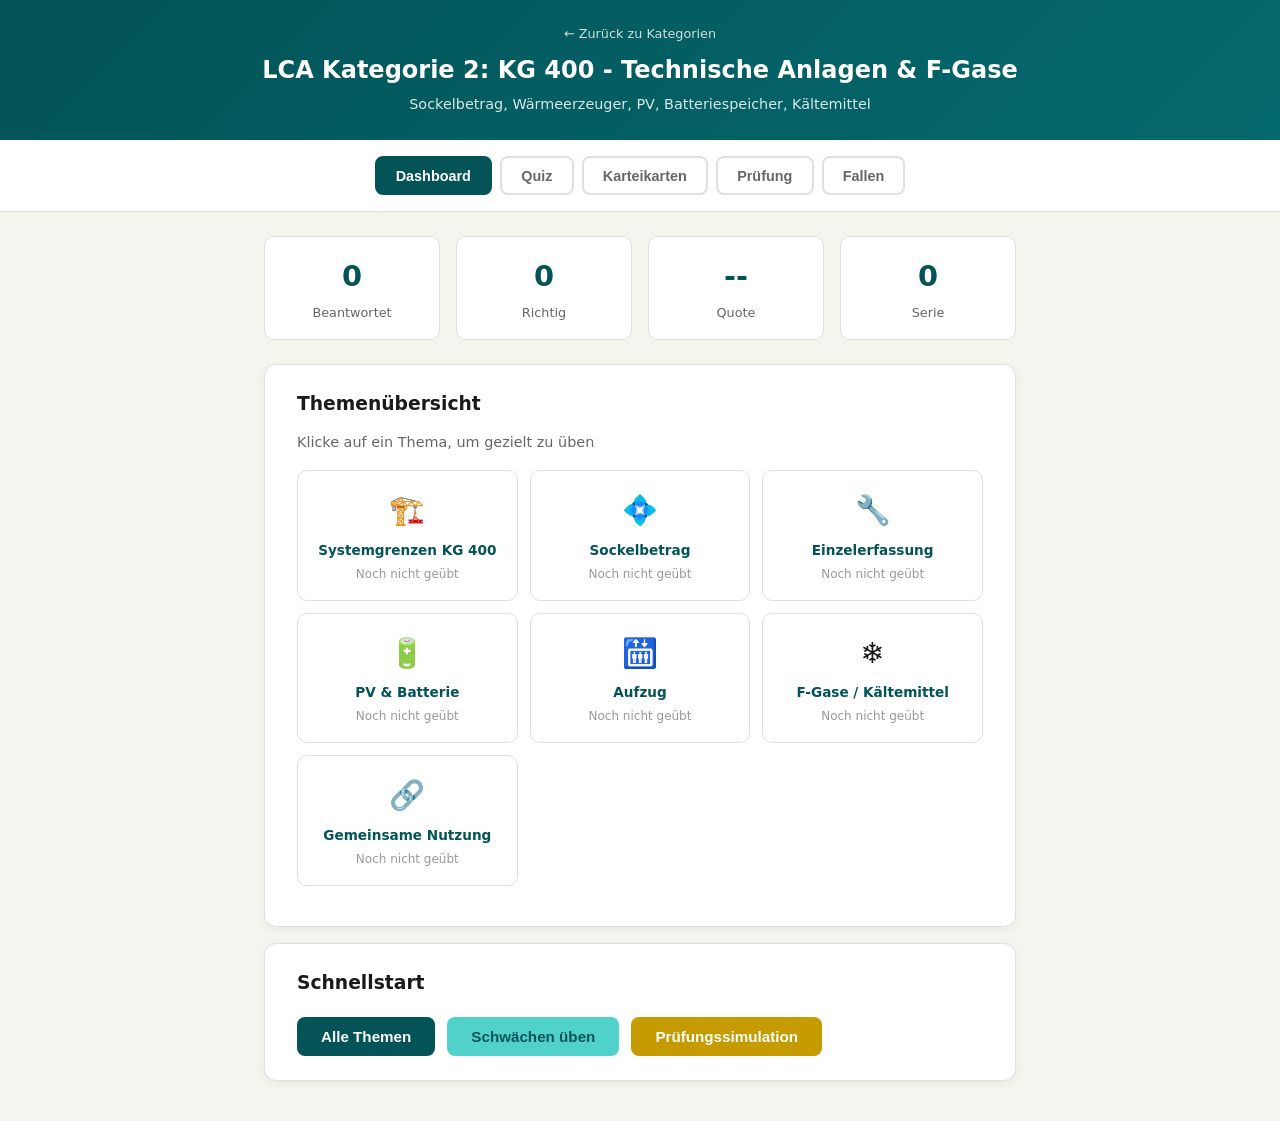
<file: lca/kategorie2/kategorie2.html>
<!DOCTYPE html>
<html lang="de">
<head>
<meta charset="UTF-8">
<meta name="viewport" content="width=device-width, initial-scale=1.0">
<title>LCA Kategorie 2 - KG 400 Technische Anlagen & F-Gase</title>
<link rel="stylesheet" href="../shared/lca-learn.css">
</head>
<body>

<header>
  <a href="../index.html" class="back">&larr; Zurück zu Kategorien</a>
  <h1>LCA Kategorie 2: KG 400 - Technische Anlagen & F-Gase</h1>
  <p>Sockelbetrag, Wärmeerzeuger, PV, Batteriespeicher, Kältemittel</p>
</header>

<nav class="nav">
  <button class="active" onclick="showSection('dashboard')">Dashboard</button>
  <button onclick="showSection('quiz')">Quiz</button>
  <button onclick="showSection('flashcards')">Karteikarten</button>
  <button onclick="showSection('exam')">Prüfung</button>
  <button onclick="showSection('traps')">Fallen</button>
</nav>

<main>

  <div id="dashboard" class="section active">
    <div class="stats">
      <div class="stat"><div class="num" id="stat-answered">0</div><div class="label">Beantwortet</div></div>
      <div class="stat"><div class="num" id="stat-correct">0</div><div class="label">Richtig</div></div>
      <div class="stat"><div class="num" id="stat-rate">--</div><div class="label">Quote</div></div>
      <div class="stat"><div class="num" id="stat-streak">0</div><div class="label">Serie</div></div>
    </div>
    <div class="card"><h3 style="margin-bottom: 0.75rem;">Themenübersicht</h3><p style="font-size: 0.9rem; color: var(--muted); margin-bottom: 1rem;">Klicke auf ein Thema, um gezielt zu üben</p><div class="topic-grid" id="topic-grid"></div></div>
    <div class="card"><h3 style="margin-bottom: 0.75rem;">Schnellstart</h3><div class="btn-row"><button class="btn btn-primary" onclick="startQuiz('all')">Alle Themen</button><button class="btn btn-accent" onclick="startQuiz('weak')">Schwächen üben</button><button class="btn btn-gold" onclick="showSection('exam')">Prüfungssimulation</button></div></div>
  </div>

  <div id="quiz" class="section">
    <div class="card" id="quiz-filter-card"><h3 style="margin-bottom: 0.75rem;">Thema wählen</h3><div class="topic-filter" id="quiz-topic-filter"></div><div class="btn-row"><button class="btn btn-primary" onclick="startQuizFromFilter()">Quiz starten</button></div></div>
    <div id="quiz-area" style="display:none;"><div class="progress-bar"><div class="fill" id="quiz-progress"></div></div><div class="card" id="quiz-card"></div><div class="btn-row" id="quiz-buttons"></div></div>
    <div class="card" id="quiz-results" style="display:none;"></div>
  </div>

  <div id="flashcards" class="section">
    <div class="card"><h3 style="margin-bottom: 0.5rem;">Karteikarten</h3><p style="font-size: 0.9rem; color: var(--muted); margin-bottom: 1rem;">Klicke zum Umdrehen.</p></div>
    <div class="flashcard-container"><div class="flashcard" id="flashcard" onclick="flipCard()"><div class="flashcard-face flashcard-front" id="fc-front"><h3 id="fc-question">Lade...</h3><div class="hint">Klicken zum Umdrehen</div></div><div class="flashcard-face flashcard-back" id="fc-back"><h4 id="fc-answer-title">Antwort</h4><div id="fc-answer"></div></div></div></div>
    <div class="fc-nav"><button class="btn btn-outline" onclick="prevCard()">Zurück</button><span class="fc-counter" id="fc-counter">1 / 1</span><button class="btn btn-outline" onclick="nextCard()">Weiter</button></div>
    <div class="btn-row" style="justify-content: center; margin-top: 0.5rem;"><button class="btn btn-accent" onclick="markCardKnown()">Gewusst</button><button class="btn btn-outline" style="border-color: var(--warn); color: var(--warn);" onclick="markCardUnknown()">Nochmal</button></div>
  </div>

  <div id="exam" class="section">
    <div class="card" id="exam-setup"><h3 style="margin-bottom: 0.5rem;">Prüfungssimulation</h3><p style="font-size: 0.9rem; color: var(--muted); margin-bottom: 1rem;">12 Fragen, 25 Minuten, gemischte Formate. Bestanden ab 70%.</p><div class="btn-row"><button class="btn btn-gold" onclick="startExam()">Prüfung starten</button></div></div>
    <div id="exam-area" style="display:none;"><div class="card" style="text-align:center;"><div class="exam-timer" id="exam-timer">25:00</div><div class="progress-bar"><div class="fill" id="exam-progress"></div></div></div><div class="card" id="exam-card"></div><div class="btn-row" id="exam-buttons"></div></div>
    <div class="card" id="exam-results" style="display:none;"></div>
  </div>

  <div id="traps" class="section">
    <div class="card">
      <h3 style="margin-bottom: 1rem;">Typische Prüfungsfallen KG 400</h3>
      <div class="trap">Sockelbetrag wechselt bei EH 40 oder besser von 1,20 auf <strong>1,30 kg CO₂</strong>. Kleine Änderung - große Wirkung.</div>
      <div class="trap">Dimensionierungsregel: 6 kW Luft-Wasser-WP → Datensatz für <strong>7 kW</strong> wählen (nächstgelegene Dimensionierung).</div>
      <div class="trap">Pufferspeicher-Masse IMMER im <strong>Leerzustand</strong> angeben - NICHT mit Wasser gefüllt!</div>
      <div class="trap">Batteriespeicher wird IMMER zu 100% dem Gebäude zugeordnet, in dem er installiert ist - auch wenn das Nachbargebäude 100% nutzt.</div>
      <div class="trap">KfW-O-Ton: Luft-/Sole-/Wasser-Wasser-WP = "klassische Wärmepumpe" - NICHT als Splitgerät klassifizieren (andere Leckageraten!).</div>
      <div class="trap">Nicht-natürliche Kältemittel → zwingende F-Gase-Sonderberechnung nach Modul B1. Wechsel von R290 auf R32 kurz vor Fertigstellung kann die Förderung kosten.</div>
      <div class="trap">Ab 01.01.2027: In Effizienzhäusern NUR noch WP mit natürlichem Kältemittel erlaubt.</div>
      <div class="trap">PV-Datensätze 10.48 und 10.49 haben <strong>identische Werte</strong> - egal welchen man wählt.</div>
      <div class="trap">Wärmeerzeuger versorgt zwei Gebäude → <strong>Eigennutzungsanteil</strong> ansetzen (z.B. 30% / 70%). Ausnahme: Batteriespeicher immer 100%.</div>
      <div class="trap">Aufzug: Der <strong>Energieaufwand</strong> im Wohngebäude wird NICHT berücksichtigt - nur die Materialien (Grundkomponenten + stockwerkabhängig).</div>
    </div>

    <div class="card">
      <h3 style="margin-bottom: 1rem;">Sockelbetrag-Werte</h3>
      <div class="formula-box">Qₚ > 40%: GWP = 1,20 kg CO₂/(m²NRF·a)<br>Qₚ ≤ 40% (EH 40+): <strong>GWP = 1,30 kg CO₂/(m²NRF·a)</strong></div>
    </div>

    <div class="card">
      <h3 style="margin-bottom: 1rem;">F-Gase Sonderformel (Modul B1)</h3>
      <div class="formula-box">BG = [(Lr/100 × Δt) + (Er/100 × Az)] × Fm × GWP / Δt</div>
      <p style="font-size: 0.88rem; color: var(--muted); margin-top: 0.5rem;">Lr = Leckagerate %, Er = Entsorgungsrate %, Fm = Füllmenge kg, Az = Austauschzyklus, Δt = 50 a</p>
    </div>

    <div class="card">
      <h3 style="margin-bottom: 1rem;">Die goldenen Merksätze</h3>
      <div class="merksatz">Zwei-Schritt: 1) Sockelbetrag 2) Einzelerfassung</div>
      <div class="merksatz">EH 40 → Sockelbetrag 1,30 kg CO₂</div>
      <div class="merksatz">Batteriespeicher IMMER 100% im Installationsgebäude</div>
      <div class="merksatz">R290 (Propan) GWP 4 - keine Sonderberechnung nötig</div>
      <div class="merksatz">R32 GWP 675 - Sonderberechnung F-Gase zwingend</div>
      <div class="merksatz">Ab 2027: Nur noch natürliche Kältemittel im EH</div>
      <div class="merksatz">Pufferspeicher-Masse = Leergewicht</div>
    </div>
  </div>

</main>

<script src="../shared/lca-learn.js"></script>
<script>
const STORAGE_KEY = 'lca-k2-learn-state';
const EXAM_MINUTES = 25;

const topics = [
  { id: 'sysgrenzen', name: 'Systemgrenzen KG 400', icon: '🏗️' },
  { id: 'sockel', name: 'Sockelbetrag', icon: '💠' },
  { id: 'einzel', name: 'Einzelerfassung', icon: '🔧' },
  { id: 'pv_batt', name: 'PV & Batterie', icon: '🔋' },
  { id: 'aufzug', name: 'Aufzug', icon: '🛗' },
  { id: 'fgase', name: 'F-Gase / Kältemittel', icon: '❄️' },
  { id: 'nutzung', name: 'Gemeinsame Nutzung', icon: '🔗' },
];

const questions = [
  { topic: 'sysgrenzen', type: 'sc',
    q: 'Welche Kostengruppe nach DIN 276 erfasst die Wärmeversorgungsanlagen?',
    options: ['KG 410', 'KG 420', 'KG 430', 'KG 440'],
    correct: 1,
    explanation: 'KG 420 = Wärmeversorgungsanlagen. KG 410 = Abwasser/Wasser, KG 430 = Raumlufttechnik, KG 440 = Elektrische Anlagen.' },
  { topic: 'sysgrenzen', type: 'mc',
    q: 'Welche Anlagen gehören in KG 400?',
    options: ['Aufzüge (KG 460)', 'Fundamente', 'Lüftungsanlagen (KG 430)', 'Außenwände', 'Kommunikationstechnik (KG 450)'],
    correct: [0, 2, 4],
    explanation: 'Aufzüge (460), Lüftung (430) und Kommunikationstechnik (450) gehören zu KG 400. Fundamente/Außenwände sind KG 300.' },

  { topic: 'sockel', type: 'sc',
    q: 'Wie hoch ist der Sockelbetrag bei einem EH 40 Neubau?',
    options: ['1,00 kg CO₂/(m²NRF·a)', '1,20 kg CO₂/(m²NRF·a)', '1,30 kg CO₂/(m²NRF·a)', '1,50 kg CO₂/(m²NRF·a)'],
    correct: 2,
    explanation: 'EH 40 oder besser (Qₚ ≤ 40% von Qₚ,Ref) → Sockelbetrag 1,30 kg CO₂. Standard-Gebäude (>40%): 1,20 kg.' },
  { topic: 'sockel', type: 'mc',
    q: 'Was ist pauschal im Sockelbetrag enthalten?',
    options: ['Steigleitungen, Fallrohre', 'Wärmeerzeuger (z.B. Wärmepumpe)', 'Sanitärobjekte', 'Niederspannungshauptverteiler, Kabel', 'Photovoltaik-Anlage', 'Elektro-Durchlauferhitzer'],
    correct: [0, 2, 3, 5],
    explanation: 'Im Sockelbetrag: Rohre, Sanitär, Kabel, Durchlauferhitzer. NICHT: eigenständige Wärmeerzeuger und PV (Einzelerfassung!).' },
  { topic: 'sockel', type: 'sc',
    q: 'Wann wird Sockelbetrag 1,20 angesetzt?',
    options: ['Immer', 'Bei Qₚ > 40% von Qₚ,Ref', 'Bei Qₚ ≤ 40% von Qₚ,Ref', 'Bei Passivhaus'],
    correct: 1,
    explanation: 'Bei Qₚ > 40% (schwächerer Standard): 1,20. Bei Qₚ ≤ 40% (EH 40 oder besser): 1,30.' },

  { topic: 'einzel', type: 'sc',
    q: 'Eine Luft-Wasser-Wärmepumpe mit 6 kW ist zu bilanzieren. Welcher Datensatz wird verwendet?',
    options: ['5 kW', '6 kW interpoliert', '7 kW (nächstgelegene Dimensionierung)', 'Durchschnitt aus 5 + 10 kW'],
    correct: 2,
    explanation: 'Dimensionierungsregel: nächstgelegene verfügbare Dimensionierung. Für 6 kW → Datensatz 10.27 (7 kW).' },
  { topic: 'einzel', type: 'sc',
    q: 'Wie wird die Masse eines Pufferspeichers angegeben?',
    options: ['Mit Wasser gefüllt', 'Im Leerzustand', 'Mittelwert aus gefüllt und leer', 'Nach Herstellerspezifikation'],
    correct: 1,
    explanation: 'Wichtiger Praxishinweis: Pufferspeicher-Masse im LEERZUSTAND angeben, nicht mit Wasser gefüllt.' },

  { topic: 'pv_batt', type: 'sc',
    q: 'Welcher Austauschzyklus gilt für PV-Anlagen?',
    options: ['0', '1', '2', '4'],
    correct: 1,
    explanation: 'PV-System: Austauschzyklus 1 (1 Austausch innerhalb 50 Jahre). LFP-Batterie: Austauschzyklus 2.' },
  { topic: 'pv_batt', type: 'sc',
    q: 'Ein Batteriespeicher versorgt überwiegend das Nachbargebäude. Wie wird er bilanziert?',
    options: ['Anteilig zum Nutzungsanteil', '0% (weil Fremdnutzung)', '100% im Installationsgebäude - IMMER', 'Nur wenn Eigenverbrauch > 50%'],
    correct: 2,
    explanation: 'Absurde Ausnahme: Batteriespeicher wird IMMER zu 100% dem Gebäude zugeordnet, in dem er installiert ist - unabhängig von tatsächlicher Nutzung.' },
  { topic: 'pv_batt', type: 'mc',
    q: 'Was ist über die beiden PV-Datensätze 10.48 (1000 kWh/m²·a) und 10.49 (1200 kWh/m²·a) zu wissen?',
    options: ['Sie haben identische Werte', 'Standort entscheidet, welchen man wählt', 'Die Wahl macht rechnerisch keinen Unterschied', 'Austauschzyklus = 1'],
    correct: [0, 2, 3],
    explanation: 'Beide Datensätze haben trotz unterschiedlicher Bezeichnung IDENTISCHE Werte. Austauschzyklus = 1.' },

  { topic: 'aufzug', type: 'sc',
    q: 'Wird der Energieaufwand eines Aufzugs im Wohngebäude berücksichtigt?',
    options: ['Ja, voll', 'Ja, aber nur die Standby-Energie', 'Nein, nur die Materialien werden bilanziert', 'Nur bei mehr als 3 Geschossen'],
    correct: 2,
    explanation: 'Der Energieaufwand von Aufzugsanlagen wird im Wohngebäude NICHT berücksichtigt - nur die Materialien (Grundkomponenten + stockwerkabhängige Komponenten).' },
  { topic: 'aufzug', type: 'mc',
    q: 'Was sind "Grundkomponenten" einer Aufzugsanlage (CODE 10.51)?',
    options: ['Kabine, Tür, Antrieb', 'Pro Anlage EINMALIG', 'Schachttüren pro Stockwerk', 'Stockwerkunabhängig', 'Austauschzyklus 1'],
    correct: [0, 1, 3, 4],
    explanation: 'Grundkomponenten = stockwerkunabhängig, einmalig pro Anlage. Schachttüren pro Stockwerk = stockwerkabhängig (10.52).' },

  { topic: 'fgase', type: 'sc',
    q: 'Welches Kältemittel benötigt KEINE F-Gase-Sonderberechnung?',
    options: ['R32 (GWP 675)', 'R410A (GWP 2088)', 'R290 Propan (GWP 4)', 'R134a (GWP 1430)'],
    correct: 2,
    explanation: 'Natürliche Kältemittel (R290 Propan, R600a Isobutan, R717 Ammoniak, R718 Wasser, R744 CO₂) benötigen KEINE Sonderberechnung. Alle F-Gase mit hohem GWP schon.' },
  { topic: 'fgase', type: 'mc',
    q: 'Welche Aussagen zu F-Gasen sind korrekt?',
    options: ['Sonderberechnung nach Modul B1', 'Luft-/Sole-/Wasser-Wasser-WP ≠ Splitgerät (KfW-O-Ton)', 'Leckagerate Wärmepumpe: 2,50% / Jahr', 'Ab 2027 in EH nur natürliche Kältemittel erlaubt', 'R32 ist natürliches Kältemittel'],
    correct: [0, 1, 2, 3],
    explanation: 'R32 ist NICHT natürlich (GWP 675). Alle anderen Aussagen stimmen.' },
  { topic: 'fgase', type: 'ft',
    q: 'Erkläre die F-Gase-Formel in einem Satz und nenne die kritische Konsequenz für die 24-kg-Grenze.',
    keywords: ['leckage', 'entsorgung', 'füllmenge', 'gwp', 'betrachtungszeitraum', '50', 'förderung', 'grenze'],
    sampleAnswer: 'Die F-Gase-Formel summiert Leckageverluste (Lr × Δt) und Entsorgungsverluste (Er × Austauschzyklus) multipliziert mit Füllmenge und GWP des Kältemittels, geteilt durch den Betrachtungszeitraum 50 Jahre. Konsequenz: Ein Wechsel von R290 auf R32 kann eine LCA von 23,8 kg CO₂ auf 24,2 kg heben - und damit die Förderung kosten.' },
  { topic: 'fgase', type: 'sc',
    q: 'Ab wann dürfen in Effizienzhäusern nur noch Wärmepumpen mit natürlichem Kältemittel eingebaut werden?',
    options: ['01.01.2025', '01.01.2026', '01.01.2027', '01.01.2030'],
    correct: 2,
    explanation: 'Ab 01.01.2027 sind in Effizienzhäusern nur noch Wärmepumpen mit natürlichem Kältemittel zulässig.' },

  { topic: 'nutzung', type: 'sc',
    q: 'Eine Wärmepumpe im Garten versorgt Gebäude A (30%) und B (70%). Wie wird sie in der LCA von Gebäude A bilanziert?',
    options: ['100%', '50%', '30% (Eigennutzungsanteil)', '0%'],
    correct: 2,
    explanation: 'Anteilig am Eigennutzungsanteil - hier 30%. AUSNAHME: Batteriespeicher immer 100% im Installationsgebäude.' },

  // ===== Neue Fragen =====
  { topic: 'sysgrenzen', type: 'sc',
    q: 'Welche KG nach DIN 276 umfasst Förderanlagen wie Aufzüge und Rohrpost?',
    options: ['KG 440', 'KG 450', 'KG 460', 'KG 470'],
    correct: 2,
    explanation: 'KG 460 = Förderanlagen (Aufzüge, Rohrpost). KG 440 = Elektrische Anlagen, KG 450 = Kommunikations-/Sicherheits-/Informationstechnik.' },
  { topic: 'sysgrenzen', type: 'sc',
    q: 'Klingel- und Türsprechanlagen sind in welcher KG erfasst?',
    options: ['KG 440', 'KG 450', 'KG 460', 'KG 430'],
    correct: 1,
    explanation: 'KG 450 – Kommunikations-, Sicherheits- und Informationstechnik umfasst Klingel, Personenruf und Türsprech (pauschal im Sockelbetrag).' },
  { topic: 'sysgrenzen', type: 'mc',
    q: 'Was gehört typischerweise zur KG 440 (Elektrische Anlagen)?',
    options: ['Niederspannungshauptverteiler', 'Kabel und Leitungen', 'Unterverteiler', 'Wärmeerzeuger', 'Klingelanlagen'],
    correct: [0, 1, 2],
    explanation: 'Niederspannungshauptverteiler, Kabel/Leitungen und Unterverteiler sind KG 440. Wärmeerzeuger = KG 420, Klingel = KG 450.' },

  { topic: 'sockel', type: 'sc',
    q: 'Ein EH 40 Gebäude (100 m² NRF) hat eine LW-WP 7 kW (0,21 kg). Wie hoch ist der Gesamtwert KG 400?',
    options: ['1,21 kg CO₂/(m²NRF·a)', '1,30 kg CO₂/(m²NRF·a)', '1,51 kg CO₂/(m²NRF·a)', '1,71 kg CO₂/(m²NRF·a)'],
    correct: 2,
    explanation: 'Sockelbetrag EH 40 = 1,30 + Einzelerfassung LW-WP 0,21 = 1,51 kg CO₂/(m²NRF·a).' },
  { topic: 'sockel', type: 'sc',
    q: 'Wie berechnet sich der GWP-Anteil der LW-WP 7 kW im Beispiel (A1-A3 = 321,29; C3-C4 = 24,06; Austauschzyklus = 2; 100 m² NRF)?',
    options: ['(321,29 + 24,06) × 2 / 50 = 13,8', '(321,29 + 24,06) × 3 / (100 × 50) = 0,21', '321,29 / 50 = 6,43', '(321,29 + 24,06) / 100 = 3,45'],
    correct: 1,
    explanation: 'Formel: (A1-A3 + C3-C4) × (Austauschzyklus+1) / (NRF × 50a) = (321,29+24,06)×3 / (100×50) = 0,21 kg CO₂/(m²NRF·a).' },
  { topic: 'sockel', type: 'mc',
    q: 'Welche Bauteile sind NICHT im Sockelbetrag enthalten und müssen einzeln erfasst werden?',
    options: ['Wärmepumpe', 'Pufferspeicher', 'Niederspannungshauptverteiler', 'PV-Anlage', 'Steigleitungen', 'Aufzug-Grundkomponenten'],
    correct: [0, 1, 3, 5],
    explanation: 'Wärmeerzeuger, Pufferspeicher, PV und Aufzug = Einzelerfassung. Hauptverteiler, Steigleitungen = pauschal im Sockelbetrag.' },
  { topic: 'sockel', type: 'sc',
    q: 'Sind Elektro-Durchlauferhitzer und Frischwasserstationen einzeln zu bilanzieren?',
    options: ['Ja, Einzelerfassung', 'Nein, im Sockelbetrag enthalten', 'Nur bei EH 40', 'Nur wenn > 5 kW'],
    correct: 1,
    explanation: 'E-Durchlauferhitzer und Frischwasserstationen sind pauschal im Sockelbetrag enthalten.' },

  { topic: 'einzel', type: 'sc',
    q: 'Welcher Datensatzcode steht für das Gas-Brennwertgerät < 20 kW (Wand)?',
    options: ['10.1', '10.12', '10.27', '10.34'],
    correct: 0,
    explanation: '10.1 = Gas-Brennwertgerät < 20 kW, Austauschzyklus 2.' },
  { topic: 'einzel', type: 'sc',
    q: 'Welcher Austauschzyklus gilt für einen Pelletkessel < 20 kW (10.12)?',
    options: ['1', '2', '3', '4'],
    correct: 2,
    explanation: 'Pelletkessel 10.12: Austauschzyklus 3 (länger als Gas-Brennwert mit 2).' },
  { topic: 'einzel', type: 'sc',
    q: 'Welcher Datensatz passt zur Stromwärmepumpe Luft-Wasser 10 kW?',
    options: ['10.25', '10.26', '10.27', '10.34'],
    correct: 0,
    explanation: '10.25 = LW-WP 10 kW. 10.26 = 14 kW, 10.27 = 7 kW, 10.34 = WW-WP 10 kW.' },
  { topic: 'einzel', type: 'sc',
    q: 'Welchen Datensatz verwendet man für eine Stromwärmepumpe Luft-Wasser 14 kW?',
    options: ['10.25', '10.26', '10.27', '10.34'],
    correct: 1,
    explanation: '10.26 = LW-WP 14 kW, Austauschzyklus 2.' },
  { topic: 'einzel', type: 'sc',
    q: 'Welcher Datensatz ist für eine Wasser-Wasser-Wärmepumpe 10 kW korrekt?',
    options: ['10.25', '10.27', '10.34', '10.44'],
    correct: 2,
    explanation: '10.34 = Stromwärmepumpe (Wasser-Wasser) 10 kW, Austauschzyklus 2.' },
  { topic: 'einzel', type: 'sc',
    q: 'Welcher Datensatz steht für eine Solaranlage mit Vakuumröhrenkollektor?',
    options: ['10.23', '10.24', '10.48', '10.69'],
    correct: 1,
    explanation: '10.23 = Flachkollektor, 10.24 = Vakuumröhrenkollektor. Beide Austauschzyklus 2.' },
  { topic: 'einzel', type: 'sc',
    q: 'Welcher Datensatz ist für einen Pufferspeicher aus Edelstahl zu wählen?',
    options: ['10.69', '10.70', '10.27', '10.50'],
    correct: 0,
    explanation: '10.69 = Pufferspeicher Edelstahl, 10.70 = Stahl (Austauschzyklus 2).' },
  { topic: 'einzel', type: 'mc',
    q: 'Welche Angaben zur Lüftung stimmen?',
    options: ['10.40 = Lüfter dezentral MIT WRG 60 m³/h (Az=2)', '10.39 = Lüfter dezentral OHNE WRG (Az=4)', '10.44 = Lüfter zentral MIT WRG 1000 m³/h (Az=2)', '10.40 hat Austauschzyklus 4', 'Ob 5, 7 oder 10 Lüfter verbaut: ändert das Ergebnis kaum'],
    correct: [0, 1, 2, 4],
    explanation: '10.40 hat Az=2 (nicht 4). Dezentrale Lüfter "machen die Kohle nicht fett" – Optimierung lohnt kaum.' },
  { topic: 'einzel', type: 'sc',
    q: 'Ein Gebäude hat eine LW-WP 8 kW. Welcher Datensatz wird verwendet?',
    options: ['10.25 (10 kW)', '10.26 (14 kW)', '10.27 (7 kW)', 'Interpolation 7/10 kW'],
    correct: 2,
    explanation: 'Dimensionierungsregel: nächstgelegene Dimensionierung. 8 kW → näher an 7 kW als an 10 kW → 10.27.' },

  { topic: 'pv_batt', type: 'sc',
    q: 'Welchen Datensatz-Code hat die LFP-Batterie (pro 1 kWh Speicherkapazität)?',
    options: ['10.48', '10.49', '10.50', '10.51'],
    correct: 2,
    explanation: '10.50 = LFP-Batterie pro 1 kWh Speicherkapazität, Austauschzyklus 2.' },
  { topic: 'pv_batt', type: 'sc',
    q: 'Ein Batteriespeicher 10 kWh – welche Einheit wird bei der Bilanzierung angesetzt?',
    options: ['1x pauschal pro Gebäude', 'Pro 1 kWh Speicherkapazität (also 10x)', 'Pro kW Leistung', 'Pro m² Aufstellfläche'],
    correct: 1,
    explanation: 'Der Datensatz 10.50 gilt pro 1 kWh Speicherkapazität – bei 10 kWh also 10x angesetzt.' },
  { topic: 'pv_batt', type: 'mc',
    q: 'Welche Aussagen zur PV-Anlage sind richtig?',
    options: ['10.48 = 1000 kWh/m²·a', '10.49 = 1200 kWh/m²·a', 'Beide Datensätze haben identische Werte', 'Austauschzyklus = 1', 'Stromgutschrift ist inbegriffen'],
    correct: [0, 1, 2, 3],
    explanation: 'Die PV-Datensätze sind "ohne Stromgutschrift" – Stromgutschrift NICHT inbegriffen. Identische Werte und Az=1.' },

  { topic: 'aufzug', type: 'sc',
    q: 'Welcher Code steht für stockwerkabhängige Aufzugskomponenten (z.B. Schachttüren)?',
    options: ['10.50', '10.51', '10.52', '10.44'],
    correct: 2,
    explanation: '10.51 = Grundkomponenten (stockwerkunabhängig), 10.52 = stockwerkabhängige Komponenten, Austauschzyklus je 1.' },
  { topic: 'aufzug', type: 'sc',
    q: 'Welcher Austauschzyklus gilt für Aufzug-Grundkomponenten (10.51)?',
    options: ['1', '2', '3', '4'],
    correct: 0,
    explanation: 'Aufzug Grund- UND stockwerkabhängige Komponenten: Austauschzyklus 1.' },

  { topic: 'fgase', type: 'sc',
    q: 'Was ist der GWP-Wert von R32?',
    options: ['4', '467', '675', '1430'],
    correct: 2,
    explanation: 'R32 hat GWP 675, "eventuell zukunftssicher". R290 = 4, R454B = 467, R134a = 1430.' },
  { topic: 'fgase', type: 'sc',
    q: 'Welches Kältemittel hat den höchsten GWP?',
    options: ['R32', 'R410A', 'R134a', 'R454B'],
    correct: 1,
    explanation: 'R410A: GWP 2088 – am höchsten unter den gängigen F-Gasen. R134a = 1430, R32 = 675, R454B = 467.' },
  { topic: 'fgase', type: 'sc',
    q: 'Welches natürliche Kältemittel hat einen GWP > 0?',
    options: ['R290 Propan', 'R600a Isobutan', 'R717 Ammoniak', 'R744 CO₂'],
    correct: 3,
    explanation: 'R744 (CO₂) hat GWP 1. R717 und R718 = 0. R290 und R600a = 4 (aber natürlich).' },
  { topic: 'fgase', type: 'sc',
    q: 'In welchem Gerätetyp wird typischerweise R600a (Isobutan) eingesetzt?',
    options: ['Wärmepumpe', 'Kühlschrank', 'Großwärmepumpe', 'Kaltwassersatz'],
    correct: 1,
    explanation: 'R600a Isobutan (GWP 4) → Kühlschrank. R290 Propan → Wärmepumpe, R717 Ammoniak → Großwärmepumpe, R718 Wasser → Kaltwassersatz.' },
  { topic: 'fgase', type: 'sc',
    q: 'Welche Leckagerate gilt laut Tab. 3 für Splitgeräte?',
    options: ['2,50%', '3,76%', '5,00%', '7,50%'],
    correct: 2,
    explanation: 'Splitgeräte: Leckagerate 5,00%, Entsorgungsrate 49,00%, Austauschzyklus 4. Wärmepumpen: 2,50%.' },
  { topic: 'fgase', type: 'sc',
    q: 'Welche Entsorgungsrate gilt für Wärmepumpen (klassisch)?',
    options: ['21,60%', '35,20%', '49,00%', '50,00%'],
    correct: 1,
    explanation: 'Wärmepumpen: Entsorgungsrate 35,20%, Leckagerate 2,50%, Az 2. Chiller: 21,60%, Splitgerät: 49,00%.' },
  { topic: 'fgase', type: 'sc',
    q: 'Im Viessmann-Vitocal-Beispiel (Split-LW-WP 7,8 kW, R32, 1,5 kg, 100 m² NRF): Welcher GWP-Wert ergibt sich?',
    options: ['0,21 kg CO₂/(m²NRF·a)', '0,396 kg CO₂/(m²NRF·a)', '39,57 kg CO₂/(m²NRF·a)', '1,30 kg CO₂/(m²NRF·a)'],
    correct: 1,
    explanation: 'BG = [(2,5/100×50)+(35,2/100×2)] × 1,5 × 675 / 50 = 39,57 kg. Bei 100 m² NRF: 39,57/100 = 0,396 kg CO₂/(m²NRF·a).' },
  { topic: 'fgase', type: 'sc',
    q: 'Was bedeutet die Variable Fm in der F-Gase-Formel?',
    options: ['Leckagerate', 'Füllmenge Kältemittel in kg (Herstellerangabe)', 'Austauschzyklus', 'GWP-Faktor'],
    correct: 1,
    explanation: 'Fm = Füllmenge Kältemittel in kg laut Herstellerangabe. Lr = Leckage, Er = Entsorgung, Az = Austauschzyklus.' },
  { topic: 'fgase', type: 'sc',
    q: 'Welcher Wert ist für Δt im Betrachtungszeitraum einzusetzen?',
    options: ['10 a', '25 a', '40 a', '50 a'],
    correct: 3,
    explanation: 'Δt = Betrachtungszeitraum = 50 Jahre (wie immer in der LCA).' },
  { topic: 'fgase', type: 'mc',
    q: 'Welche Aussagen zur KfW-Einordnung von Wärmepumpen-Typen sind korrekt?',
    options: ['Luft-Wasser-WP = klassische Wärmepumpe', 'Sole-Wasser-WP = klassische Wärmepumpe', 'Wasser-Wasser-WP = klassische Wärmepumpe', 'Alle drei sind Splitgeräte', 'Bei klassischer WP: Leckagerate 2,50% / Az=2'],
    correct: [0, 1, 2, 4],
    explanation: 'KfW-O-Ton: LW/SW/WW-WP sind KEINE Splitgeräte, sondern klassische Wärmepumpen (Lr 2,50%, Az 2).' },
  { topic: 'fgase', type: 'mc',
    q: 'Welche Auswirkungen hat die F-Gase-Sonderberechnung?',
    options: ['Je kleiner das Gebäude, desto größer der Einfluss', 'Kleine EFH sind besonders betroffen', 'Ein Wechsel kurz vor Fertigstellung kann Förderung kosten', 'Große Gebäude: identische Füllmenge auf mehr NRF verteilt', 'Formel ist Modul B1'],
    correct: [0, 1, 2, 3, 4],
    explanation: 'Alle fünf Aussagen sind richtig: Je größer das Gebäude, desto geringer die spezifische Wirkung; Wechsel R290 → R32 kann Förderung killen.' },
  { topic: 'fgase', type: 'ft',
    q: 'Berechne BG für eine klassische LW-WP mit R32, Füllmenge 1,8 kg, NRF 120 m². Nenne alle Zwischenschritte.',
    keywords: ['2,5', '35,2', '50', '2', '675', '1,8', '120', 'bg'],
    sampleAnswer: 'Lr=2,5% und Az=2, Er=35,2%, Δt=50: BG = [(2,5/100×50)+(35,2/100×2)] × 1,8 × 675 / 50 = [1,25 + 0,704] × 24,3 = 1,954 × 24,3 ≈ 47,48 kg. Bei 120 m² NRF: 47,48/120 ≈ 0,396 kg CO₂/(m²NRF·a).' },
  { topic: 'fgase', type: 'ft',
    q: 'Welche Kältemittel benötigen KEINE Sonderberechnung? Nenne mindestens 4 mit GWP.',
    keywords: ['r290', 'r600a', 'r717', 'r718', 'r744', 'propan', 'ammoniak', 'wasser', 'co2'],
    sampleAnswer: 'Natürliche Kältemittel ohne Sonderberechnung: R290 Propan (GWP 4), R600a Isobutan (GWP 4), R717 Ammoniak (GWP 0), R718 Wasser (GWP 0), R744 CO₂ (GWP 1).' },

  { topic: 'nutzung', type: 'sc',
    q: 'Ein Batteriespeicher steht im Keller von Gebäude A, versorgt aber zu 100% das Nachbargebäude B. Wie wird er bilanziert?',
    options: ['0% in A', '50% in A', '100% in A (Installationsgebäude!)', 'Anteilig nach tatsächlicher Nutzung'],
    correct: 2,
    explanation: 'Absurde Ausnahme: Batteriespeicher IMMER 100% im Installationsgebäude. "Das muss man nicht verstehen, nur akzeptieren."' },
  { topic: 'nutzung', type: 'mc',
    q: 'Welche Grundsätze gelten bei gemeinsamer Nutzung von Anlagen?',
    options: ['Anteilig am Eigennutzungsanteil bilanzieren', 'Nur Wärmeerzeuger, nicht Batterie', 'Wenn WP Gebäude A 30%, B 70% → 30% in A', 'Batteriespeicher: 100% im Installationsgebäude', 'Gilt auch für Energieabgabe an Dritte'],
    correct: [0, 2, 3, 4],
    explanation: 'Gemeinsame Nutzung gilt generell – Batterie ist die Ausnahme. Energie an Dritte → Eigennutzungsanteil anwenden.' },
];

const flashcards = [
  { topic: 'sysgrenzen', front: 'Systemgrenzen KG 400', back: '<ul><li>KG 410 Abwasser/Wasser</li><li>KG 420 Wärmeversorgung</li><li>KG 430 Raumlufttechnik</li><li>KG 440 Elektrische Anlagen</li><li>KG 450 Kommunikations-/Sicherheitstechnik</li><li>KG 460 Förderanlagen (Aufzüge)</li></ul>' },
  { topic: 'sockel', front: 'Sockelbetrag - Die zwei Werte', back: '<ul><li>Qₚ > 40% → <strong>1,20 kg CO₂/(m²NRF·a)</strong></li><li>Qₚ ≤ 40% (EH 40+) → <strong>1,30 kg CO₂/(m²NRF·a)</strong></li><li>Pauschal enthalten: Rohre, Sanitär, Kabel, Durchlauferhitzer</li><li>Nicht enthalten: Wärmeerzeuger, PV, Aufzug (Einzelerfassung)</li></ul>' },
  { topic: 'einzel', front: 'Dimensionierungsregel', back: '<ul><li>Typgleiche Geräte mit abweichender Dimensionierung:</li><li>→ <strong>Nächstgelegene verfügbare</strong> Dimensionierung</li><li>Beispiel: 6 kW LW-WP → Datensatz 7 kW (10.27)</li><li>Pufferspeicher-Masse: IMMER Leerzustand!</li></ul>' },
  { topic: 'einzel', front: 'Wichtige Datensätze KG 421', back: '<ul><li>10.1 Gas-Brennwert &lt; 20 kW (a=2)</li><li>10.27 LW-WP 7 kW (a=2)</li><li>10.25 LW-WP 10 kW (a=2)</li><li>10.34 WW-WP 10 kW (a=2)</li><li>10.23 Solar Flachkollektor (a=2)</li><li>10.24 Solar Vakuumröhren (a=2)</li><li>10.69/70 Pufferspeicher Edelstahl/Stahl (a=2)</li></ul>' },
  { topic: 'pv_batt', front: 'PV & Batterie - Datensätze', back: '<ul><li>10.48 PV-System 1000 kWh/m²·a (a=1)</li><li>10.49 PV-System 1200 kWh/m²·a (a=1)</li><li>→ <strong>Identische Werte</strong>, Wahl egal</li><li>10.50 LFP-Batterie pro 1 kWh (a=2)</li><li>Batterie IMMER 100% im Installationsgebäude</li></ul>' },
  { topic: 'aufzug', front: 'Aufzug - Grundkomponenten vs. stockwerkabhängig', back: '<ul><li><strong>10.51 Grundkomponenten</strong> (stockwerkunabhängig)</li><li>Einmalig pro Anlage: Kabine, Tür, Antrieb</li><li><strong>10.52 Stockwerkabhängig</strong></li><li>z.B. Schachttüren pro Stockwerk</li><li>Austauschzyklus beide = 1</li><li><strong>Energieaufwand wird NICHT berücksichtigt</strong> (Wohngebäude)</li></ul>' },
  { topic: 'fgase', front: 'Natürliche Kältemittel', back: '<ul><li><strong>Keine Sonderberechnung nötig:</strong></li><li>R290 Propan (GWP 4) - Wärmepumpe</li><li>R600a Isobutan (GWP 4) - Kühlschrank</li><li>R717 Ammoniak (GWP 0) - Großwärmepumpe</li><li>R718 Wasser (GWP 0)</li><li>R744 CO₂ (GWP 1)</li><li>Ab 01.01.2027 PFLICHT in EH</li></ul>' },
  { topic: 'fgase', front: 'F-Gase - Sonderberechnung nötig', back: '<ul><li>R32: GWP 675 - "eventuell zukunftssicher"</li><li>R410A: GWP 2088 - nicht zukunftssicher</li><li>R134a: GWP 1430 - nicht zukunftssicher</li><li>R454B: GWP 467 - "eventuell"</li><li>Formel: BG = [(Lr/100×Δt)+(Er/100×Az)] × Fm × GWP / Δt</li><li>Δt = 50 a</li></ul>' },
  { topic: 'fgase', front: 'Anlagentyp-Zuordnung (KfW-O-Ton)', back: '<ul><li>"Luft-Wasser-, Sole-Wasser- und Wasser-Wasser-WP ist in der Regel eine klassische Wärmepumpe" (KfW)</li><li>NICHT als Splitgerät klassifizieren!</li><li>Leckageraten 50 a:</li><li>- Wärmepumpe: 2,50% (Az=2)</li><li>- Splitgerät: 5,00% (Az=4)</li><li>- Chiller: 3,76% (Az=3)</li></ul>' },
  { topic: 'nutzung', front: 'Gemeinsame Nutzung', back: '<ul><li>Grundsatz: Anteilig am <strong>Eigennutzungsanteil</strong></li><li>Beispiel: WP versorgt A (30%) + B (70%)</li><li>→ Nur 30% in LCA von A</li><li><strong>Ausnahme Batteriespeicher:</strong></li><li>IMMER 100% im Installationsgebäude</li><li>"Das muss man nicht verstehen, nur akzeptieren."</li></ul>' },

  // ===== Neue Karteikarten =====
  { topic: 'sockel', front: 'Berechnungsbeispiel Sockel + LW-WP', back: '<ul><li>EH 40 Sockelbetrag: <strong>1,30</strong> kg CO₂/(m²NRF·a)</li><li>LW-WP 7 kW (10.27): A1-A3 = 321,29; C3-C4 = 24,06; Az = 2</li><li>GWP gesamt: (321,29+24,06) × 3 = 1.036,05 kg</li><li>Bei 100 m² NRF: 1.036,05 / (100×50) = <strong>0,21</strong></li><li>Gesamt KG 400: 1,30 + 0,21 = <strong>1,51</strong></li></ul>' },
  { topic: 'sockel', front: 'Was IST / IST NICHT im Sockelbetrag', back: '<ul><li><strong>DRIN:</strong> Rohre (KG 410/420/430), Sanitärobjekte, Raumheizflächen, Verteiler, Kabel, Klingel, E-Durchlauferhitzer, Frischwasserstationen</li><li><strong>DRAUSSEN:</strong> Wärmeerzeuger, Pufferspeicher, Solar, PV, Batterie, Lüfter als Gerät, Aufzug</li></ul>' },
  { topic: 'einzel', front: 'Datensätze Wärmepumpen', back: '<ul><li>10.27 LW-WP 7 kW (Az=2)</li><li>10.25 LW-WP 10 kW (Az=2)</li><li>10.26 LW-WP 14 kW (Az=2)</li><li>10.34 WW-WP 10 kW (Az=2)</li><li>Dimensionierung: nächstgelegene verfügbare (6 kW → 7 kW)</li></ul>' },
  { topic: 'einzel', front: 'Datensätze Gas / Pellet / Solar', back: '<ul><li>10.1 Gas-Brennwert &lt; 20 kW Wand (Az=2)</li><li>10.12 Pelletkessel &lt; 20 kW (Az=3)</li><li>10.23 Solar Flachkollektor (Az=2)</li><li>10.24 Solar Vakuumröhren (Az=2)</li><li>10.69 Pufferspeicher Edelstahl (Az=2)</li><li>10.70 Pufferspeicher Stahl (Az=2)</li><li>Pufferspeicher-Masse: LEERZUSTAND!</li></ul>' },
  { topic: 'einzel', front: 'Lüftung – Datensätze', back: '<ul><li>10.40 Lüfter dezentral MIT WRG 60 m³/h (Az=2)</li><li>10.39 Lüfter dezentral OHNE WRG 60 m³/h (Az=4)</li><li>10.44 Lüfter zentral MIT WRG 1000 m³/h (Az=2)</li><li>Praxis: Anzahl dezentraler Lüfter "macht die Kohle nicht fett"</li></ul>' },
  { topic: 'pv_batt', front: 'LFP-Batterie – Bilanzierung', back: '<ul><li>Code <strong>10.50</strong>, Austauschzyklus 2</li><li>Angesetzt pro 1 kWh Speicherkapazität</li><li>10 kWh Speicher → 10x 10.50</li><li><strong>IMMER 100% im Installationsgebäude</strong></li><li>Selbst wenn 100% Nachbarnutzung!</li></ul>' },
  { topic: 'aufzug', front: 'Aufzug – Datensätze im Detail', back: '<ul><li>10.51 Grundkomponenten (stockwerkUNabhängig, Az=1)</li><li>→ Kabine, Tür, Antrieb – einmalig pro Anlage</li><li>10.52 stockwerkABhängige Komponenten (Az=1)</li><li>→ z.B. Schachttüren pro Stockwerk</li><li>Energieaufwand im Wohngebäude: NICHT berücksichtigt</li></ul>' },
  { topic: 'fgase', front: 'GWP-Werte nicht-natürliche Kältemittel', back: '<ul><li>R32: GWP <strong>675</strong> (eventuell zukunftssicher)</li><li>R410A: GWP <strong>2088</strong> (nicht zukunftssicher)</li><li>R134a: GWP <strong>1430</strong> (nicht zukunftssicher)</li><li>R454B: GWP <strong>467</strong> (eventuell)</li><li>Alle: F-Gase-Sonderberechnung PFLICHT</li></ul>' },
  { topic: 'fgase', front: 'GWP-Werte natürliche Kältemittel', back: '<ul><li>R290 Propan: GWP <strong>4</strong> (Wärmepumpe)</li><li>R600a Isobutan: GWP <strong>4</strong> (Kühlschrank)</li><li>R717 Ammoniak: GWP <strong>0</strong> (Großwärmepumpe)</li><li>R718 Wasser: GWP <strong>0</strong> (Kaltwassersatz)</li><li>R744 CO₂: GWP <strong>1</strong> (Wärmepumpe)</li></ul>' },
  { topic: 'fgase', front: 'F-Gase Formel mit Variablen', back: '<ul><li><code>BG = [(Lr/100 × Δt) + (Er/100 × Az)] × Fm × GWP / Δt</code></li><li>Lr = Leckagerate %</li><li>Er = Entsorgungsrate %</li><li>Fm = Füllmenge Kältemittel (kg, Hersteller)</li><li>Az = Austauschzyklus (Tab. 3)</li><li>Δt = 50 a</li><li>GWP = IPCC 4th AR, 2007</li></ul>' },
  { topic: 'fgase', front: 'Beispiel Viessmann Vitocal R32', back: '<ul><li>Split-LW-WP 7,8 kW, R32, Fm = 1,5 kg</li><li>BG = [(2,5/100×50)+(35,2/100×2)] × 1,5 × 675 / 50</li><li>= [1,25 + 0,704] × 1,5 × 675 / 50</li><li>= <strong>39,57 kg</strong> CO₂</li><li>Bei 100 m² NRF: <strong>0,396 kg CO₂/(m²NRF·a)</strong></li></ul>' },
  { topic: 'fgase', front: 'Praxisfall 24-kg-Grenze', back: '<ul><li>Planung mit R290: LCA = 23,8 kg → förderfähig</li><li>Kunde wechselt kurz vor Bau auf R32</li><li>Sonderberechnung addiert 0,4 kg</li><li>→ 24,2 kg: <strong>NICHT mehr förderfähig!</strong></li><li>Lösung: alte WP oder woanders optimieren</li><li>Je kleiner das EFH, desto kritischer</li></ul>' },
];

let state = {
  answered: 0, correct: 0, streak: 0, maxStreak: 0,
  topicScores: {}, currentQuiz: [], quizIndex: 0, quizAnswers: [],
  currentFC: [], fcIndex: 0, fcFlipped: false,
  examActive: false, examTimer: null, examTimeLeft: EXAM_MINUTES*60,
  selectedOptions: new Set(),
};
topics.forEach(t => { state.topicScores[t.id] = { answered: 0, correct: 0 }; });
try { const s = JSON.parse(localStorage.getItem(STORAGE_KEY) || '{}'); Object.assign(state, { answered: s.answered||0, correct: s.correct||0, streak: s.streak||0, maxStreak: s.maxStreak||0 }); if (s.topicScores) state.topicScores = {...state.topicScores, ...s.topicScores}; } catch(e) {}

initLearnApp({ topics, questions, flashcards, state, storageKey: STORAGE_KEY, examMinutes: EXAM_MINUTES });
</script>

</body>
</html>
</file>
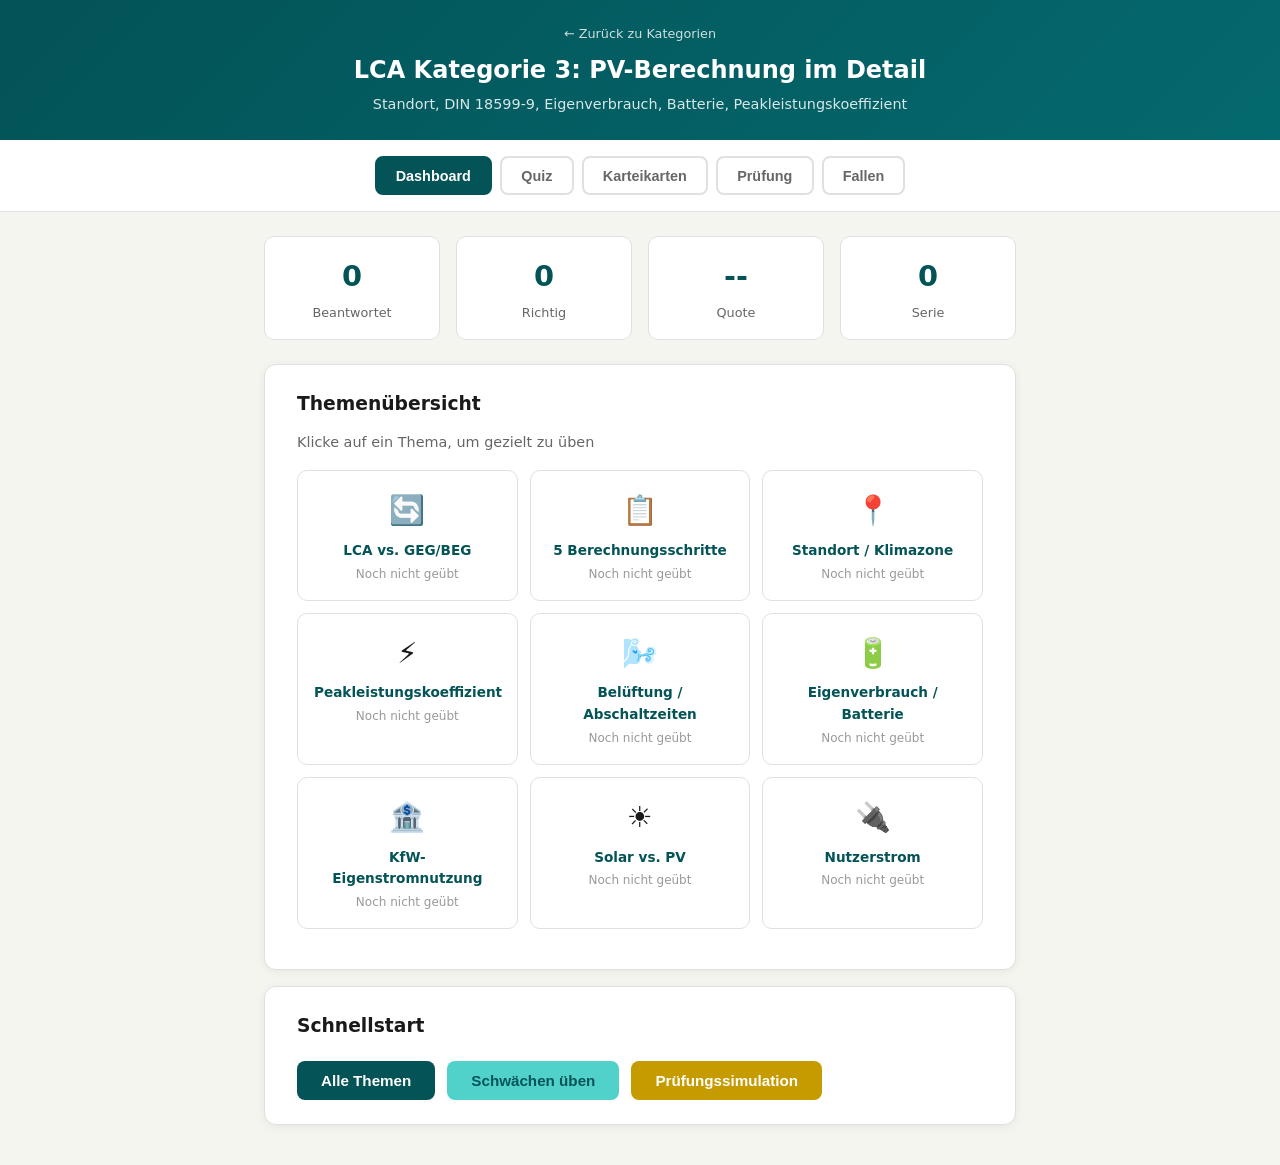
<file: lca/kategorie3/kategorie3.html>
<!DOCTYPE html>
<html lang="de">
<head>
<meta charset="UTF-8">
<meta name="viewport" content="width=device-width, initial-scale=1.0">
<title>LCA Kategorie 3 - PV-Berechnung im Detail</title>
<link rel="stylesheet" href="../shared/lca-learn.css">
</head>
<body>

<header>
  <a href="../index.html" class="back">&larr; Zurück zu Kategorien</a>
  <h1>LCA Kategorie 3: PV-Berechnung im Detail</h1>
  <p>Standort, DIN 18599-9, Eigenverbrauch, Batterie, Peakleistungskoeffizient</p>
</header>

<nav class="nav">
  <button class="active" onclick="showSection('dashboard')">Dashboard</button>
  <button onclick="showSection('quiz')">Quiz</button>
  <button onclick="showSection('flashcards')">Karteikarten</button>
  <button onclick="showSection('exam')">Prüfung</button>
  <button onclick="showSection('traps')">Fallen</button>
</nav>

<main>

  <div id="dashboard" class="section active">
    <div class="stats">
      <div class="stat"><div class="num" id="stat-answered">0</div><div class="label">Beantwortet</div></div>
      <div class="stat"><div class="num" id="stat-correct">0</div><div class="label">Richtig</div></div>
      <div class="stat"><div class="num" id="stat-rate">--</div><div class="label">Quote</div></div>
      <div class="stat"><div class="num" id="stat-streak">0</div><div class="label">Serie</div></div>
    </div>
    <div class="card"><h3 style="margin-bottom: 0.75rem;">Themenübersicht</h3><p style="font-size: 0.9rem; color: var(--muted); margin-bottom: 1rem;">Klicke auf ein Thema, um gezielt zu üben</p><div class="topic-grid" id="topic-grid"></div></div>
    <div class="card"><h3 style="margin-bottom: 0.75rem;">Schnellstart</h3><div class="btn-row"><button class="btn btn-primary" onclick="startQuiz('all')">Alle Themen</button><button class="btn btn-accent" onclick="startQuiz('weak')">Schwächen üben</button><button class="btn btn-gold" onclick="showSection('exam')">Prüfungssimulation</button></div></div>
  </div>

  <div id="quiz" class="section">
    <div class="card" id="quiz-filter-card"><h3 style="margin-bottom: 0.75rem;">Thema wählen</h3><div class="topic-filter" id="quiz-topic-filter"></div><div class="btn-row"><button class="btn btn-primary" onclick="startQuizFromFilter()">Quiz starten</button></div></div>
    <div id="quiz-area" style="display:none;"><div class="progress-bar"><div class="fill" id="quiz-progress"></div></div><div class="card" id="quiz-card"></div><div class="btn-row" id="quiz-buttons"></div></div>
    <div class="card" id="quiz-results" style="display:none;"></div>
  </div>

  <div id="flashcards" class="section">
    <div class="card"><h3 style="margin-bottom: 0.5rem;">Karteikarten</h3><p style="font-size: 0.9rem; color: var(--muted); margin-bottom: 1rem;">Klicke zum Umdrehen.</p></div>
    <div class="flashcard-container"><div class="flashcard" id="flashcard" onclick="flipCard()"><div class="flashcard-face flashcard-front" id="fc-front"><h3 id="fc-question">Lade...</h3><div class="hint">Klicken zum Umdrehen</div></div><div class="flashcard-face flashcard-back" id="fc-back"><h4 id="fc-answer-title">Antwort</h4><div id="fc-answer"></div></div></div></div>
    <div class="fc-nav"><button class="btn btn-outline" onclick="prevCard()">Zurück</button><span class="fc-counter" id="fc-counter">1 / 1</span><button class="btn btn-outline" onclick="nextCard()">Weiter</button></div>
    <div class="btn-row" style="justify-content: center; margin-top: 0.5rem;"><button class="btn btn-accent" onclick="markCardKnown()">Gewusst</button><button class="btn btn-outline" style="border-color: var(--warn); color: var(--warn);" onclick="markCardUnknown()">Nochmal</button></div>
  </div>

  <div id="exam" class="section">
    <div class="card" id="exam-setup"><h3 style="margin-bottom: 0.5rem;">Prüfungssimulation</h3><p style="font-size: 0.9rem; color: var(--muted); margin-bottom: 1rem;">12 Fragen, 25 Minuten, gemischte Formate. Bestanden ab 70%.</p><div class="btn-row"><button class="btn btn-gold" onclick="startExam()">Prüfung starten</button></div></div>
    <div id="exam-area" style="display:none;"><div class="card" style="text-align:center;"><div class="exam-timer" id="exam-timer">25:00</div><div class="progress-bar"><div class="fill" id="exam-progress"></div></div></div><div class="card" id="exam-card"></div><div class="btn-row" id="exam-buttons"></div></div>
    <div class="card" id="exam-results" style="display:none;"></div>
  </div>

  <div id="traps" class="section">
    <div class="card">
      <h3 style="margin-bottom: 1rem;">Typische Prüfungsfallen PV-Berechnung</h3>
      <div class="trap">Die PV-Berechnung aus GEG/BEG (Effizienzhaus) darf <strong>NICHT</strong> für die LCA verwendet werden! Andere Regeln, andere Ergebnisse.</div>
      <div class="trap">In der LCA MUSS der konkrete Projektstandort verwendet werden - NICHT Referenzort Potsdam wie in GEG.</div>
      <div class="trap">Je nach Region: PV-Ertrag weicht um <strong>±10%</strong> von Potsdam ab - das kann einen halben kg CO₂ ausmachen und über Förderfähigkeit entscheiden.</div>
      <div class="trap">Nutzerstrom: 20 kWh/m² beheizte NRF, MONATLICH gleichmäßig verteilt. Jahreswerte sind NICHT zulässig.</div>
      <div class="trap">Peakleistungskoeffizient: Wenn Hersteller-Modul BESSER als Norm (z.B. 22%), rechnet Software damit - bei Modul-Wechsel auf 20% fällt die LCA auseinander. Empfehlung: ca. 18-18,5% wählen.</div>
      <div class="trap">Volleinspeiseanlagen sind für LCA <strong>AUSGESCHLOSSEN</strong>! Nur Überschusseinspeise-Anlagen dürfen angerechnet werden.</div>
      <div class="trap">Batteriespeicher DARF in LCA berücksichtigt werden - in GEG/BEG NICHT. Nicht vertauschen!</div>
      <div class="trap">Eigenverbrauch: GWP-Abzug in B6.1. Einspeisung: NUR Modul D2 - KEIN GWP-Abzug!</div>
      <div class="trap">Abschaltzeiten der WP (6+ Stunden) müssen im Energieberater-Modul eingestellt werden (Hottgenroth), NICHT in ECO-CAD.</div>
      <div class="trap">Simulationen zur Eigenverbrauchsberechnung sind NICHT zulässig - nur DIN V 18599-9 Abschnitt 7.4.2.</div>
    </div>

    <div class="card">
      <h3 style="margin-bottom: 1rem;">Die 5 Berechnungsschritte</h3>
      <ol style="padding-left: 1.5rem; font-size: 0.92rem; line-height: 1.9;">
        <li><strong>Monatlicher Endenergiebedarf</strong> aus GEG-Berechnung (heizwertbezogen)</li>
        <li><strong>Nutzerstrom</strong>: 20 kWh/m² × beheizte NRF, auf 12 Monate verteilen</li>
        <li><strong>Stromertrag</strong> nach DIN V 18599-9 (Standort, Peakleistung, Verschattung)</li>
        <li><strong>Eigenverbrauch/Einspeisung</strong> nach Abschnitt 7.4.2 (+ ggf. fBatt)</li>
        <li><strong>GWP/PENRT aufteilen</strong>: Eigenverbrauch → B6, Einspeisung → nur D2</li>
      </ol>
    </div>

    <div class="card">
      <h3 style="margin-bottom: 1rem;">Die goldenen Merksätze</h3>
      <div class="merksatz">PV-LCA ≠ PV-GEG/BEG - drei verschiedene Berechnungen!</div>
      <div class="merksatz">Standort konkret, nicht Potsdam</div>
      <div class="merksatz">Nutzerstrom 20 kWh/m² beheizte NRF - monatlich</div>
      <div class="merksatz">Eigenverbrauch → B6-Abzug. Einspeisung → nur D2</div>
      <div class="merksatz">Batterie in LCA ✅, in GEG/BEG ❌</div>
      <div class="merksatz">Peakleistung bei ~18-18,5% wählen - sichere Seite</div>
      <div class="merksatz">Nur Überschusseinspeisung anrechenbar - keine Volleinspeisung</div>
      <div class="merksatz">5 m² Solar schlägt 15 m² PV - Mischung ist oft besser</div>
    </div>
  </div>

</main>

<script src="../shared/lca-learn.js"></script>
<script>
const STORAGE_KEY = 'lca-k3-learn-state';
const EXAM_MINUTES = 25;

const topics = [
  { id: 'unterschied', name: 'LCA vs. GEG/BEG', icon: '🔄' },
  { id: 'schritte', name: '5 Berechnungsschritte', icon: '📋' },
  { id: 'standort', name: 'Standort / Klimazone', icon: '📍' },
  { id: 'peak', name: 'Peakleistungskoeffizient', icon: '⚡' },
  { id: 'belueftung', name: 'Belüftung / Abschaltzeiten', icon: '🌬️' },
  { id: 'batterie', name: 'Eigenverbrauch / Batterie', icon: '🔋' },
  { id: 'kfw', name: 'KfW-Eigenstromnutzung', icon: '🏦' },
  { id: 'solar_pv', name: 'Solar vs. PV', icon: '☀️' },
  { id: 'nutzerstrom', name: 'Nutzerstrom', icon: '🔌' },
];

const questions = [
  { topic: 'unterschied', type: 'sc',
    q: 'Darf die PV-Berechnung aus der GEG/BEG-Bilanz für die LCA verwendet werden?',
    options: ['Ja, immer', 'Nein, eigene Berechnung nötig', 'Nur wenn der Standort identisch ist', 'Nur bei kleinen Anlagen'],
    correct: 1,
    explanation: 'Die PV-Berechnung aus GEG/BEG darf NICHT für die LCA übernommen werden. GEG nutzt Potsdam als Einheitsstandort, LCA nutzt den konkreten Projektstandort. Andere Regeln, andere Ergebnisse.' },
  { topic: 'unterschied', type: 'mc',
    q: 'Welche Aussagen zu LCA vs. GEG/BEG sind korrekt?',
    options: ['LCA: konkreter Standort, GEG: Potsdam', 'LCA: Batteriespeicher berücksichtigbar, GEG: nicht', 'LCA: Nutzerstrom pauschal, GEG: nicht', 'Alle drei Berechnungen (LCA/GEG/BEG) basieren auf DIN 18599', 'Simulationen sind in der LCA erlaubt'],
    correct: [0, 1, 2, 3],
    explanation: 'Simulationen sind in der LCA NICHT zulässig - nur DIN V 18599-9 Abschnitt 7.4.2. Alle anderen Aussagen stimmen.' },

  { topic: 'schritte', type: 'mc',
    q: 'Welche sind die 5 Berechnungsschritte der PV-Berechnung in der LCA?',
    options: ['Monatlicher Endenergiebedarf aus GEG', 'Nutzerstrom (20 kWh/m²) berechnen und aufteilen', 'Stromertrag nach DIN V 18599-9', 'Eigenverbrauch/Einspeisung (Abschnitt 7.4.2)', 'Simulation mit PVSOL', 'GWP/PENRT aufteilen'],
    correct: [0, 1, 2, 3, 5],
    explanation: 'Keine Simulation! 5 Schritte: Endenergiebedarf, Nutzerstrom, Stromertrag, Eigenverbrauch/Einspeisung, GWP/PENRT-Aufteilung.' },
  { topic: 'schritte', type: 'sc',
    q: 'Wie wird der Endenergiebedarf für die PV-LCA-Berechnung aufgeteilt?',
    options: ['Jahreswert verwendbar', 'Muss monatlich vorliegen', 'Nur Heizperiode relevant', 'Nach Wahl des Beraters'],
    correct: 1,
    explanation: 'Der Endenergiebedarf muss MONATLICH vorliegen (nicht als Jahreswert) und muss heizwertbezogen sein.' },

  { topic: 'standort', type: 'sc',
    q: 'Welcher Standort ist für die LCA-PV-Berechnung zu verwenden?',
    options: ['Potsdam (Standard)', 'Berlin', 'Konkreter Projektstandort - 1 von 15 Klimazonen', 'Frei wählbar'],
    correct: 2,
    explanation: '15 Klimazonen in Deutschland nach DIN V 18599 Teil 10. Potsdam (Zone 4) ist für LCA NICHT zulässig.' },
  { topic: 'standort', type: 'sc',
    q: 'Bei unklarer Zuordnung zwischen zwei Klimazonen: welche wird gewählt?',
    options: ['Die mit dem besseren PV-Ertrag', 'Die mit dem schlechteren PV-Ertrag (sichere Seite)', 'Der Mittelwert beider', 'Die nördlichere'],
    correct: 1,
    explanation: 'Bei Grenzgebieten: Zone mit dem SCHLECHTEREN PV-Ertrag wählen → sichere Seite für Nachweis.' },

  { topic: 'peak', type: 'sc',
    q: 'Norm-Wert Peakleistungskoeffizient monokristallin ab 2017?',
    options: ['0,125 kW/m²', '0,135 kW/m²', '0,166 kW/m²', '0,182 kW/m²'],
    correct: 3,
    explanation: 'Monokristallin ab 2017: 0,182 kW/m² (= 18,2% Effizienz). Polykristallin ab 2017: 0,166 kW/m².' },
  { topic: 'peak', type: 'mc',
    q: 'Was ist problematisch, wenn ein Hersteller-Modul BESSER als Norm ist (z.B. 22%)?',
    options: ['Software rechnet mit der besseren Effizienz', 'Bessere LCA kann errechnet werden', 'Wenn am Ende 20%-Module verbaut werden → LCA-Nachweis falsch', 'Empfehlung: Module mit ~18-18,5% wählen', 'Das ist völlig unproblematisch'],
    correct: [0, 1, 2, 3],
    explanation: 'Risiko: Ausgangsberechnung zu optimistisch. Nach Verbau anderer Module fällt die LCA auseinander → Förderungsverlust. Empfehlung: Module mit ca. 18-18,5% wählen (Norm-Niveau).' },
  { topic: 'peak', type: 'ft',
    q: 'Erkläre: Warum ist ein Hersteller-Modul mit 17% Effizienz unproblematisch, aber eines mit 22% ein Risiko?',
    keywords: ['norm', '18,2', '18.2', 'wechsel', 'schlechter', 'besser', 'verbaut', 'nachweis', 'förderung'],
    sampleAnswer: 'Bei Hersteller SCHLECHTER als Norm (17%): Software rechnet mit 17%, man könnte jederzeit auf Norm 18,2% wechseln - der LCA-Nachweis wird nur besser. Bei Hersteller BESSER als Norm (22%): Software rechnet mit 22% = bessere LCA. Falls am Ende Module mit nur 20% verbaut werden, wird die LCA im Ist-Zustand schlechter als berechnet → Förderung kann verloren gehen. Deshalb: Module ~18-18,5% wählen, dann bist du unabhängig.' },

  { topic: 'belueftung', type: 'sc',
    q: 'Aufdach-Montage ist in DIN 18599 typischerweise welcher Belüftungsklasse zugeordnet?',
    options: ['Stark belüftet/freistehend', 'Mäßig belüftet', 'Unbelüftet', 'Egal, gleicher Wert'],
    correct: 1,
    explanation: 'Aufdach-Montage → mäßig belüftet (Hottgenroth: "mittlere Hinterlüftung"). Aufgeständert = stark belüftet. In-Dach-Module = unbelüftet.' },
  { topic: 'belueftung', type: 'sc',
    q: 'Welche Abschaltzeiten-Option ist der Standardfall für Wärmepumpen?',
    options: ['Ohne Abschaltzeiten', 'Mit Abschaltzeiten ohne PV-Kopplung (6+ Stunden, unabhängig)', 'Smart Grid Ready mit PV-Kopplung', 'Komplett abgeschaltet'],
    correct: 1,
    explanation: 'Standardfall: "Mit Abschaltzeiten ohne Kopplung an PV" - 6+ Stunden Abschaltzeit, unabhängig von PV-Verfügbarkeit.' },

  { topic: 'batterie', type: 'sc',
    q: 'Wie wird die Einspeisung in die GWP-Bilanz aufgenommen?',
    options: ['Als Abzug in Modul B6 wie Eigenverbrauch', 'Nur als Ausweisung in Modul D2 - kein GWP-Abzug!', 'Mit 50% Anrechnung in B6', 'Gar nicht'],
    correct: 1,
    explanation: 'Wichtig: Einspeisung wird NUR im Modul D2 (exportierte Energie) ausgewiesen - KEIN GWP-Abzug! Nur Eigenverbrauch wird in B6 abgezogen.' },
  { topic: 'batterie', type: 'mc',
    q: 'Was gilt für Batteriespeicher in der LCA?',
    options: ['Erhöhen den Eigenverbrauchsanteil (Batteriekorrekturfaktor fBatt)', 'Dürfen in der LCA berücksichtigt werden', 'Dürfen auch in GEG/BEG berücksichtigt werden', 'Ab bestimmter Größe kippt der positive Effekt', 'Können auch spät nachgerüstet werden'],
    correct: [0, 1, 3, 4],
    explanation: 'In GEG/BEG DÜRFEN Batteriespeicher NICHT berücksichtigt werden - nur in der LCA. Spätoptimierung ist möglich.' },
  { topic: 'batterie', type: 'sc',
    q: 'Übungshaus: ohne Batterie 56,3% Eigenverbrauch, mit 5 kWh Batterie 88%. Wie verändert sich die LCA?',
    options: ['Verschlechtert sich (Batterie kostet GWP)', 'Meistens Verbesserung: höherer Eigenverbrauch minus Batterie-GWP', 'Bleibt gleich', 'Nur messbar ab 10 kWh Batterie'],
    correct: 1,
    explanation: 'Netto-Verbesserung: Zusätzlicher Eigenverbrauch spart ca. 2,66 kg, Batterie kostet 0,30 kg → Verbesserung. Aber: Ab einer bestimmten Batteriegröße kippt der Effekt.' },

  { topic: 'kfw', type: 'mc',
    q: 'Welche KfW-Anforderungen gelten für die Eigenstromnutzung?',
    options: ['Volleinspeiseanlagen sind ausgeschlossen', 'Nur Überschusseinspeisung ist anrechenbar', 'Mieterstrommodelle sind zwingend nötig', 'Stromverbraucher müssen physikalisch angeschlossen sein', 'Gebäude muss für direkte Nutzung ausgerüstet sein'],
    correct: [0, 1, 3, 4],
    explanation: 'Mieterstrommodelle sind NICHT zwingend. Entscheidend ist die physikalische Nutzung im Gebäude - die Abrechnung ist der KfW egal.' },

  { topic: 'solar_pv', type: 'sc',
    q: 'Bei begrenzter Dachfläche: Was ist in der Regel besser?',
    options: ['Nur PV', 'Nur Solarthermie (Warmwasser)', 'Mischung aus Solar + PV', 'Gar nichts, keine Energie zählt'],
    correct: 2,
    explanation: 'Beispiel: 20 m² nur PV → ca. 2,6-2,7 kg. Aber: 5 m² Solar + 15 m² PV → ca. 4 kg Einsparung - fast doppelt so viel. Bei begrenzten Flächen ist Mischung vorteilhaft.' },
  { topic: 'solar_pv', type: 'sc',
    q: 'Wie viel GWP spart eine 5 m² Vakuumröhren-Solaranlage im Übungshaus?',
    options: ['ca. 0,5 kg', 'ca. 1,0 kg', 'ca. 1,95 kg', 'ca. 2,1 kg'],
    correct: 3,
    explanation: 'Überraschend: 5 m² Solar (2,1 kg) schlägt 15 m² PV (1,95 kg). Solar ist bei Warmwasser sehr effizient.' },

  { topic: 'nutzerstrom', type: 'sc',
    q: 'Wie viel Nutzerstrom wird pauschal angesetzt?',
    options: ['10 kWh/m² beheizte NRF pro Jahr', '20 kWh/m² beheizte NRF pro Jahr', '30 kWh/m² beheizte NRF pro Jahr', '50 kWh/m² beheizte NRF pro Jahr'],
    correct: 1,
    explanation: '20 kWh/m² beheizte NRF pro Jahr - gleichmäßig auf 12 Monate verteilt. Beispiel 185,49 m² NRF × 20 = 3.709,8 kWh/a → 309,2 kWh/Monat.' },

  { topic: 'unterschied', type: 'sc',
    q: 'Nach welcher DIN wird die PV-Berechnung in der LCA durchgeführt?',
    options: ['DIN 18599 Teil 2', 'DIN V 18599-9 Abschnitt 7.4.2', 'DIN 4108', 'DIN EN 15978'],
    correct: 1,
    explanation: 'Die PV-Berechnung erfolgt in der LCA nach DIN V 18599-9 Abschnitt 7.4.2 - Simulationen sind nicht zulässig.' },
  { topic: 'unterschied', type: 'sc',
    q: 'Sind Simulationen (z.B. PVSOL) zur Eigenverbrauchsberechnung in der LCA zulässig?',
    options: ['Ja, uneingeschränkt', 'Nein, NICHT zulässig', 'Nur für große Anlagen >100 kWp', 'Nur zur Plausibilitätsprüfung'],
    correct: 1,
    explanation: 'Simulationen sind in der LCA NICHT zulässig. Es muss zwingend nach DIN V 18599-9 Abschnitt 7.4.2 gerechnet werden.' },
  { topic: 'unterschied', type: 'mc',
    q: 'Welche Bereiche basieren zwar auf DIN 18599, haben aber eigene Regeln?',
    options: ['GEG', 'BEG', 'LCA', 'EnEV 2014', 'KfW-Förderprogramm'],
    correct: [0, 1, 2],
    explanation: 'GEG, BEG und LCA basieren alle auf DIN 18599, haben aber jeweils EIGENE Regeln. Harmonisierung wurde nicht vorgenommen.' },
  { topic: 'unterschied', type: 'ft',
    q: 'Warum braucht man für dieselbe PV-Anlage zwei verschiedene Berechnungen?',
    keywords: ['geg', 'beg', 'lca', 'potsdam', 'standort', 'batterie', 'nutzerstrom', 'regeln', '18599'],
    sampleAnswer: 'Weil GEG, BEG und LCA zwar alle auf DIN 18599 basieren, aber eigene Regeln haben: GEG nutzt Potsdam als Einheitsstandort, keine Batterie, keinen Nutzerstrom. Die LCA fordert konkreten Projektstandort (15 Klimazonen), erlaubt Batteriespeicher und rechnet Nutzerstrom pauschal ein. Eine Harmonisierung der drei Bereiche wurde nie durchgeführt.' },

  { topic: 'schritte', type: 'sc',
    q: 'Schritt 1 - der Endenergiebedarf muss bezugstechnisch wie vorliegen?',
    options: ['Brennwertbezogen', 'Heizwertbezogen', 'Primärenergiebezogen', 'Exergiebezogen'],
    correct: 1,
    explanation: 'Der monatliche Endenergiebedarf muss heizwertbezogen sein. Bei Strom gilt: Heizwert = Brennwert.' },
  { topic: 'schritte', type: 'mc',
    q: 'Welche Strombedarfe gehen in Schritt 1 (Endenergiebedarf) ein?',
    options: ['Heizung', 'Warmwasser', 'Lüftung', 'Kühlung', 'Hilfsenergien', 'Haushaltsstrom (Küchengeräte)'],
    correct: [0, 1, 2, 3, 4],
    explanation: 'Heizung, Warmwasser, Lüftung, Kühlung und Hilfsenergien zählen zum Endenergiebedarf. Haushaltsstrom ist separat (Nutzerstrom 20 kWh/m²).' },
  { topic: 'schritte', type: 'sc',
    q: 'Bei einer Wärmepumpe: Wie groß ist der anzusetzende Endenergiebedarf?',
    options: ['Nur 50% des Bedarfs', 'Nur der Anteil für Warmwasser', 'Der komplette Endenergiebedarf', 'Nur der COP-korrigierte Anteil'],
    correct: 2,
    explanation: 'Bei Wärmepumpe = kompletter Endenergiebedarf (Heizung, WW, etc.) geht in die Berechnung ein.' },
  { topic: 'schritte', type: 'sc',
    q: 'Kann man in Schritt 3 die Werte aus der GEG-Berechnung direkt übernehmen?',
    options: ['Ja, das spart Zeit', 'Nein, kein Ansatz der GEG-Werte - eigene Berechnung nötig', 'Nur bei Standort Potsdam', 'Nur ohne Batterie'],
    correct: 1,
    explanation: 'In Schritt 3 (Stromertrag) dürfen GEG-Werte nicht übernommen werden und Simulationen sind nicht erlaubt - eigene Berechnung nach DIN V 18599-9 am konkreten Standort.' },
  { topic: 'schritte', type: 'ft',
    q: 'Nenne die 5 Berechnungsschritte der PV-LCA in korrekter Reihenfolge.',
    keywords: ['endenergiebedarf', 'nutzerstrom', 'stromertrag', 'eigenverbrauch', 'einspeisung', 'gwp', 'penrt', 'b6', 'd2', '18599'],
    sampleAnswer: '1) Monatlicher Endenergiebedarf aus GEG (heizwertbezogen). 2) Nutzerstrom 20 kWh/m² beheizte NRF, auf 12 Monate verteilen. 3) Stromertrag nach DIN V 18599-9 (Standort/Klimazone, Peakleistung, Verschattung, Belüftung, Abschaltzeiten). 4) Eigenverbrauch/Einspeisung nach Abschnitt 7.4.2, ggf. Batteriekorrekturfaktor fBatt. 5) GWP/PENRT aufteilen: Eigenverbrauch → Modul B6.1 Abzug, Einspeisung → nur Ausweisung in Modul D2.' },

  { topic: 'standort', type: 'sc',
    q: 'Wie viele Klimazonen gibt es in Deutschland nach DIN V 18599 Teil 10?',
    options: ['5', '10', '15', '16'],
    correct: 2,
    explanation: '15 Klimazonen nach DIN V 18599 Teil 10. Potsdam ist Zone 4 (Referenzort für GEG, NICHT für LCA).' },
  { topic: 'standort', type: 'sc',
    q: 'In welcher Klimazone liegt der GEG-Referenzort Potsdam?',
    options: ['Zone 1', 'Zone 3', 'Zone 4', 'Zone 7'],
    correct: 2,
    explanation: 'Potsdam ist Klimazone 4 nach DIN V 18599 Teil 10. Für GEG der Referenzort, für LCA NICHT zulässig.' },
  { topic: 'standort', type: 'sc',
    q: 'Um wie viel können die PV-Erträge regional vom Potsdam-Wert abweichen?',
    options: ['±2%', '±5%', '±10%', '±25%'],
    correct: 2,
    explanation: '±10% Abweichung je nach Region. Das kann einen halben kg CO₂ ausmachen und über Förderfähigkeit entscheiden.' },
  { topic: 'standort', type: 'sc',
    q: 'Wie erfolgt die Klimazonen-Zuordnung in Hottgenroth?',
    options: ['Manuell anhand der Karte', 'Automatisch über die PLZ im Projektdaten-Bereich', 'Immer Zone 4 (Potsdam)', 'Nach Bundesland'],
    correct: 1,
    explanation: 'Hottgenroth: PLZ im Projektdaten-Bereich eingeben → Klimazone wird automatisch zugeordnet. Andere Software ggf. manuell.' },

  { topic: 'peak', type: 'sc',
    q: 'Norm-Wert Peakleistungskoeffizient polykristallin bis 2016?',
    options: ['0,125 kW/m²', '0,135 kW/m²', '0,166 kW/m²', '0,182 kW/m²'],
    correct: 0,
    explanation: 'Polykristallin bis 2016: 0,125 kW/m² (= 12,5% Effizienz).' },
  { topic: 'peak', type: 'sc',
    q: 'Norm-Wert Peakleistungskoeffizient polykristallin ab 2017?',
    options: ['0,125 kW/m²', '0,135 kW/m²', '0,166 kW/m²', '0,182 kW/m²'],
    correct: 2,
    explanation: 'Polykristallin ab 2017: 0,166 kW/m² (= 16,6% Effizienz).' },
  { topic: 'peak', type: 'sc',
    q: 'Norm-Wert Peakleistungskoeffizient monokristallin bis 2016?',
    options: ['0,125 kW/m²', '0,135 kW/m²', '0,166 kW/m²', '0,182 kW/m²'],
    correct: 1,
    explanation: 'Monokristallin bis 2016: 0,135 kW/m² (= 13,5% Effizienz).' },
  { topic: 'peak', type: 'sc',
    q: 'Welche Module empfiehlt IWPro für die sichere Seite bei der LCA?',
    options: ['Module mit ~15% Effizienz', 'Module mit ~18-18,5% Effizienz (Norm-Niveau)', 'Module mit maximaler Effizienz >22%', 'Module ohne Hersteller-Angabe'],
    correct: 1,
    explanation: 'IWPro-Empfehlung: Module mit ca. 18-18,5% Effizienz wählen → auf Norm-Niveau (18,2%), unabhängig vom tatsächlich verbauten Modul.' },
  { topic: 'peak', type: 'sc',
    q: 'Was macht Hottgenroth bei automatischer CAD-Verknüpfung mit dem Peakleistungskoeffizienten?',
    options: ['Immer Norm-Wert', 'Immer den herstellerspezifischen Wert', 'Nimmt den schlechteren', 'Fragt den Nutzer'],
    correct: 1,
    explanation: 'Bei automatischer CAD-Verknüpfung in Hottgenroth wird IMMER der herstellerspezifische Peakleistungskoeffizient verwendet - Falle bei Modulwechsel!' },
  { topic: 'peak', type: 'mc',
    q: 'Welche Parameter sind nötig, um den Stromertrag nach DIN V 18599-9 zu berechnen?',
    options: ['PLZ / Klimazone', 'Fläche und Peakleistungskoeffizient', 'Ausrichtung (Azimuth)', 'Neigung', 'Verschattung', 'Zelltyp und Modultechnologie', 'Belüftung', 'Abschaltzeiten', 'Installationspreis'],
    correct: [0, 1, 2, 3, 4, 5, 6, 7],
    explanation: 'Alle technischen/geografischen Parameter sind nötig. Der Installationspreis spielt für den Ertrag keine Rolle.' },
  { topic: 'peak', type: 'sc',
    q: 'Darf in der LCA ein herstellerspezifischer Peakleistungskoeffizient verwendet werden?',
    options: ['Nein, nur Norm-Wert', 'Ja, Norm ODER herstellerspezifisch erlaubt', 'Nur bei monokristallinen Modulen', 'Nur mit Freigabe der KfW'],
    correct: 1,
    explanation: 'In LCA: Norm ODER herstellerspezifisch erlaubt. In GEG/Effizienzhaus: NUR Norm-Werte.' },

  { topic: 'belueftung', type: 'sc',
    q: 'In-Dach-Module (integrierte Dachziegel-PV) sind welcher Belüftungsklasse zugeordnet?',
    options: ['Stark belüftet', 'Mäßig belüftet', 'Unbelüftet', 'Frei wählbar'],
    correct: 2,
    explanation: 'In-Dach-Module / BIPV-Dachziegel = unbelüftet (Hottgenroth: "schlechte Hinterlüftung").' },
  { topic: 'belueftung', type: 'sc',
    q: 'Wo muss bei Hottgenroth die Einstellung der Abschaltzeiten vorgenommen werden?',
    options: ['In ECO-CAD', 'Im Energieberater-Modul', 'Im PV-Planner', 'Im Hydraulik-Tool'],
    correct: 1,
    explanation: 'Die Abschaltzeiten müssen im Energieberater eingestellt werden, NICHT in ECO-CAD - umständlich, soll verbessert werden.' },
  { topic: 'belueftung', type: 'sc',
    q: 'Welche Dauer ist für Abschaltzeiten anzusetzen (Standardfall)?',
    options: ['2 Stunden', '4 Stunden', '6+ Stunden', '12+ Stunden'],
    correct: 2,
    explanation: 'Abschaltzeiten = 6 oder mehr Stunden. Standardfall: ohne PV-Kopplung, unabhängig von PV-Verfügbarkeit.' },
  { topic: 'belueftung', type: 'sc',
    q: 'Wie heißt die PV-Kopplung der Wärmepumpe mit Abschaltzeiten technisch?',
    options: ['PV-Ready', 'Smart Grid Ready', 'Grid-Connect', 'Direct-Drive'],
    correct: 1,
    explanation: 'Option 3 bei Abschaltzeiten: Smart Grid Ready - 6+ Stunden Abschaltung, abhängig von PV-Verfügbarkeit.' },

  { topic: 'batterie', type: 'sc',
    q: 'Rechenbeispiel Übungshaus 30 m² Süd ohne Batterie - wie hoch ist der Jahresertrag?',
    options: ['2.295,4 kWh/a', '3.589,0 kWh/a', '4.077,8 kWh/a', '5.370,0 kWh/a'],
    correct: 2,
    explanation: 'Jahresertrag: 4.077,8 kWh/a (gilt mit und ohne Batterie - Batterie ändert nur die Aufteilung EV/Einspeisung).' },
  { topic: 'batterie', type: 'sc',
    q: 'Rechenbeispiel ohne Batterie: Wie hoch ist der Eigenverbrauchsanteil?',
    options: ['43,7%', '56,3%', '70%', '88%'],
    correct: 1,
    explanation: 'Ohne Batterie: 56,3% Eigenverbrauch (2.295,4 von 4.077,8 kWh). Eingespeist: 1.782,5 kWh = 43,7%.' },
  { topic: 'batterie', type: 'sc',
    q: 'Rechenbeispiel mit 5 kWh Batterie: Wie hoch ist der Eigenverbrauchsanteil?',
    options: ['56,3%', '70%', '88%', '100%'],
    correct: 2,
    explanation: 'Mit 5 kWh Batterie steigt der Eigenverbrauch auf 88% (3.589,0 kWh von 4.077,8 kWh). fBatt = 1,56.' },
  { topic: 'batterie', type: 'sc',
    q: 'Wie heißt der Batteriekorrekturfaktor im Rechenbeispiel?',
    options: ['fBatt = 1,00', 'fBatt = 1,28', 'fBatt = 1,56', 'fBatt = 2,00'],
    correct: 2,
    explanation: 'Batteriekorrekturfaktor fBatt = 1,56 im Übungshaus-Beispiel mit 5 kWh Batterie.' },
  { topic: 'batterie', type: 'sc',
    q: 'Um wie viel kWh/a steigt der Eigenverbrauch durch die 5 kWh Batterie im Übungshaus?',
    options: ['+488,9 kWh', '+1.293,6 kWh', '+2.295,4 kWh', '+3.589,0 kWh'],
    correct: 1,
    explanation: '3.589,0 - 2.295,4 = +1.293,6 kWh/a mehr Eigenverbrauch durch die 5 kWh Batterie.' },
  { topic: 'batterie', type: 'sc',
    q: 'Welcher GWP-Abzug entsteht durch den Eigenverbrauch (56,3%) in Modul B6 (ohne Batterie)?',
    options: ['-0,81 kg', '-2,66 kg', '-3,79 kg', '-4,72 kg'],
    correct: 3,
    explanation: 'Eigenverbrauch 56,3% → -4,72 kg Abzug in Modul B6. Anteilige PV-Herstellung/Entsorgung: +0,81 kg.' },
  { topic: 'batterie', type: 'sc',
    q: 'Welchen GWP-Aufschlag bringt die 5 kWh Batterie (Herstellung/Entsorgung)?',
    options: ['+0,30 kg', '+0,81 kg', '+1,56 kg', '+2,66 kg'],
    correct: 0,
    explanation: '5 kWh Batterie = +0,30 kg GWP durch Herstellung/Entsorgung.' },
  { topic: 'batterie', type: 'sc',
    q: 'Wie viel zusätzlichen GWP-Abzug bringt der Mehr-Eigenverbrauch durch die 5 kWh Batterie?',
    options: ['-0,30 kg', '-1,56 kg', '-2,66 kg', '-4,72 kg'],
    correct: 2,
    explanation: 'Zusätzlicher Eigenverbrauch durch Batterie → -2,66 kg. Abzüglich +0,30 kg Batterie-GWP = netto -2,36 kg Verbesserung.' },
  { topic: 'batterie', type: 'mc',
    q: 'Wann kann ein Batteriespeicher die LCA verschlechtern?',
    options: ['Wenn der Eigenverbrauch bereits bei ~90% liegt', 'Wenn die Batterie überdimensioniert wird', 'Immer - Batterie kostet immer GWP', 'Wenn das CO2 der Batterie den Mehr-Eigenverbrauch nicht mehr aufwiegt'],
    correct: [0, 1, 3],
    explanation: 'Ab bestimmter Größe kippt der Effekt. Batterie kostet aber nicht IMMER mehr - bei kleinen bis mittleren Batterien meist netto Verbesserung.' },
  { topic: 'batterie', type: 'sc',
    q: 'Wie empfiehlt der Experte die optimale Batteriegröße zu finden?',
    options: ['Exakte Berechnung mit Excel', 'Nach Bauchgefühl', 'Trial and Error in der Software', 'Immer 10 kWh'],
    correct: 2,
    explanation: 'Praxis-Tipp: "Einfach ausprobieren - Batterie in der Software hinzufügen, schauen ob LCA besser oder schlechter wird. Trial and Error ist schneller als jede Berechnung."' },
  { topic: 'batterie', type: 'sc',
    q: 'Wann kann ein Batteriespeicher im Bauprojekt noch sinnvoll nachgerüstet werden?',
    options: ['Nur vor Fundamentierung', 'Nur in der Rohbauphase', 'Sehr spät - nur Technikraum und Anschlüsse nötig', 'Gar nicht, muss im Entwurf stehen'],
    correct: 2,
    explanation: 'Batteriespeicher kann spät nachgerüstet werden - nur Technikraum und Anschlüsse nötig. Vorteil gegenüber früh zu entscheidenden Bauteilen.' },
  { topic: 'batterie', type: 'ft',
    q: 'Wie wirkt sich ein 5 kWh Batteriespeicher im Übungshaus bilanziell auf die GWP-Bilanz aus (mit Zahlen)?',
    keywords: ['1.293', '1293', 'eigenverbrauch', 'fbatt', '1,56', '2,66', '0,30', 'b6', 'netto', 'verbesserung'],
    sampleAnswer: 'Durch die 5 kWh Batterie steigt der Eigenverbrauch von 56,3% auf 88% (fBatt=1,56, +1.293,6 kWh/a). Das ergibt -2,66 kg zusätzlichen GWP-Abzug in B6. Dem stehen +0,30 kg GWP für die Batterieherstellung/-entsorgung gegenüber. Netto-Verbesserung: ca. 2,36 kg. Ab bestimmter Batteriegröße kippt der Effekt jedoch, weil der Mehr-Eigenverbrauch sinkt, die Batterie-GWP aber weiter wächst.' },

  { topic: 'kfw', type: 'sc',
    q: 'Ist ein Mieterstrommodell für die LCA-Anrechnung der PV zwingend nötig?',
    options: ['Ja, sonst keine Anrechnung', 'Nein, nur die physikalische Nutzung im Gebäude zählt', 'Nur bei Mehrfamilienhäusern', 'Nur bei KfW-40-Förderung'],
    correct: 1,
    explanation: 'Mieterstrommodelle sind NICHT zwingend. KfW: "Berechnungsmodell ist uns egal, entscheidend ist nur, ob der PV-Strom physikalisch zu den Verbrauchern im Gebäude fließt."' },
  { topic: 'kfw', type: 'sc',
    q: 'Welches Gesetzeswerk hat die Möglichkeiten der Eigenstromnutzung flexibler gemacht?',
    options: ['EEG 2023', 'Solarpaket 2', 'GEG 2024', 'BEG-Richtlinie 2025'],
    correct: 1,
    explanation: 'Solarpaket 2 hat die Möglichkeiten erweitert - PV-Strom physikalisch im Gebäude genutzt, Abrechnung kann anders laufen.' },

  { topic: 'solar_pv', type: 'sc',
    q: 'Wie viel GWP spart 15 m² PV Süd (ohne Batterie) im Übungshaus?',
    options: ['ca. 0,5 kg', 'ca. 1,95 kg', 'ca. 2,66 kg', 'ca. 4,0 kg'],
    correct: 1,
    explanation: '15 m² PV Süd ohne Batterie: 1,95 kg GWP-Einsparung - weniger als 5 m² Solarthermie (2,1 kg)!' },
  { topic: 'solar_pv', type: 'sc',
    q: 'Wie viel GWP spart eine Kombination 5 m² Solar + 15 m² PV (20 m² gesamt)?',
    options: ['ca. 2,0 kg', 'ca. 2,6 kg', 'ca. 4,0 kg', 'ca. 6,0 kg'],
    correct: 2,
    explanation: '5 m² Solar + 15 m² PV = ca. 4,0 kg Einsparung - fast doppelt so viel wie 20 m² nur PV (2,6-2,7 kg).' },
  { topic: 'solar_pv', type: 'ft',
    q: 'Warum ist bei begrenzter Dachfläche eine Mischung aus Solar und PV oft vorteilhafter als reine PV?',
    keywords: ['5', '15', '2,1', '1,95', '4', 'vakuumröhr', 'warmwasser', 'mischung', 'fläche', 'gwp'],
    sampleAnswer: 'Eine 5 m² Vakuumröhren-Solaranlage für Warmwasser spart mit 2,1 kg mehr GWP als eine dreimal größere 15 m² PV-Anlage (1,95 kg). Bei begrenzten Dachflächen ist eine Mischung deshalb vorteilhaft: 20 m² nur PV → ca. 2,6-2,7 kg, aber 5 m² Solar + 15 m² PV → ca. 4,0 kg - fast doppelt so viel Einsparung.' },

  { topic: 'nutzerstrom', type: 'sc',
    q: 'Beispiel 185,49 m² beheizte NRF - wie viel Nutzerstrom pro Jahr?',
    options: ['1.854,9 kWh/a', '3.709,8 kWh/a', '5.564,7 kWh/a', '9.274,5 kWh/a'],
    correct: 1,
    explanation: '185,49 m² × 20 kWh/m² = 3.709,8 kWh/a Nutzerstrom.' },
  { topic: 'nutzerstrom', type: 'sc',
    q: 'Beispiel 185,49 m² beheizte NRF - wie viel Nutzerstrom pro Monat?',
    options: ['185,49 kWh', '309,2 kWh', '370,9 kWh', '618,3 kWh'],
    correct: 1,
    explanation: '3.709,8 kWh/a / 12 = 309,2 kWh/Monat - gleichmäßig auf alle 12 Monate verteilt.' },
  { topic: 'nutzerstrom', type: 'sc',
    q: 'Wird der Nutzerstrom in der GEG/BEG-Berechnung berücksichtigt?',
    options: ['Ja, identisch wie in LCA', 'Nein, nur in der LCA pauschal angesetzt', 'Nur bei KfW-Förderung', 'Nur bei Wärmepumpen'],
    correct: 1,
    explanation: 'Nutzerstrom (20 kWh/m²) wird NUR in der LCA pauschal angesetzt. In GEG/BEG wird er NICHT berücksichtigt.' },
];

const flashcards = [
  { topic: 'unterschied', front: 'LCA vs. GEG/BEG - 5 Hauptunterschiede', back: '<ul><li><strong>Standort:</strong> LCA = konkret (15 Klimazonen), GEG = Potsdam</li><li><strong>Batterie:</strong> LCA ✅, GEG/BEG ❌</li><li><strong>Nutzerstrom:</strong> LCA pauschal ✅, GEG ❌</li><li><strong>Peakleistung:</strong> LCA: Norm ODER Hersteller, GEG: nur Norm</li><li><strong>Simulation:</strong> In LCA NICHT zulässig</li></ul>' },
  { topic: 'schritte', front: 'Die 5 Berechnungsschritte', back: '<ul><li>1. Monatlicher Endenergiebedarf (aus GEG, heizwertbezogen)</li><li>2. Nutzerstrom (20 kWh/m² × beheizte NRF / 12 Monate)</li><li>3. Stromertrag nach DIN V 18599-9 (Standort, Peakleistung)</li><li>4. Eigenverbrauch/Einspeisung (Abschnitt 7.4.2, ggf. fBatt)</li><li>5. GWP/PENRT aufteilen: EV → B6, Einspeisung → D2</li></ul>' },
  { topic: 'standort', front: 'Standort / Klimazone', back: '<ul><li>15 Klimazonen nach DIN V 18599 Teil 10</li><li>Potsdam (Zone 4) NICHT zulässig für LCA</li><li>Je Region: ±10% Abweichung vom Potsdamer Ertrag</li><li>Zuordnung über PLZ (Hottgenroth automatisch)</li><li>Grenzgebiet: schlechtere Zone wählen</li></ul>' },
  { topic: 'peak', front: 'Peakleistungskoeffizient - Norm-Werte', back: '<ul><li>Monokristallin bis 2016: 0,135 kW/m² (13,5%)</li><li><strong>Monokristallin ab 2017: 0,182 (18,2%)</strong></li><li>Polykristallin bis 2016: 0,125 (12,5%)</li><li>Polykristallin ab 2017: 0,166 (16,6%)</li><li>LCA: Norm ODER Hersteller erlaubt</li><li>GEG/EH: NUR Norm</li><li>Empfehlung IWPro: Module mit ~18-18,5%</li></ul>' },
  { topic: 'belueftung', front: 'Belüftung PV-Module', back: '<ul><li><strong>Stark belüftet/freistehend:</strong> Aufgeständert, Freiflächen</li><li><strong>Mäßig belüftet (Standard):</strong> Aufdach-Montage</li><li><strong>Unbelüftet:</strong> In-Dach-Module, BIPV-Dachziegel</li><li>Hottgenroth: "gute/mittlere/schlechte Hinterlüftung"</li></ul>' },
  { topic: 'belueftung', front: 'Abschaltzeiten Wärmepumpe', back: '<ul><li>Option 1: Ohne Abschaltzeiten</li><li><strong>Option 2 (Standard):</strong> Mit Abschaltzeiten ohne PV-Kopplung (6+ h)</li><li>Option 3: Smart Grid Ready (PV-gekoppelt, 6+ h)</li><li>Hottgenroth: Einstellung im Energieberater, NICHT in ECO-CAD</li></ul>' },
  { topic: 'batterie', front: 'Eigenverbrauch / Einspeisung', back: '<ul><li><strong>Eigenverbrauch:</strong> GWP-Abzug in <strong>Modul B6.1</strong></li><li><strong>Einspeisung:</strong> NUR Ausweisung in <strong>Modul D2</strong> - KEIN Abzug!</li><li>Batterie erhöht Eigenverbrauch via fBatt</li><li>Batteriekorrekturfaktor Beispiel: 1,56</li><li>Ohne Batterie: 56% EV → mit 5 kWh: 88%</li></ul>' },
  { topic: 'batterie', front: 'Batterie - wann kippt der Vorteil?', back: '<ul><li>Klein bis mittel: Verbesserung</li><li>Übungshaus 5 kWh: +1293 kWh EV, -2,66 kg GWP, +0,30 kg Batterie → netto Verbesserung</li><li>Ab bestimmter Größe: EV bereits bei 90% → größere Batterie bringt kaum mehr</li><li>Batterie-GWP steigt aber weiter → kippt</li><li>Praxis: Trial and Error in Software</li></ul>' },
  { topic: 'kfw', front: 'KfW-Anforderungen Eigenstromnutzung', back: '<ul><li>Volleinspeiseanlagen ❌ für LCA ausgeschlossen</li><li>Nur Überschusseinspeisung ✅ anrechenbar</li><li>Stromverbraucher müssen physikalisch angeschlossen sein</li><li>Mieterstrommodelle NICHT zwingend nötig</li><li>Nur physikalische Nutzung im Gebäude zählt</li><li>Solarpaket 2 hat Möglichkeiten erweitert</li></ul>' },
  { topic: 'solar_pv', front: 'Solar vs. PV - der überraschende Vergleich', back: '<ul><li>5 m² Vakuumröhren-Solar: 2,10 kg GWP</li><li>15 m² PV (Süd): 1,95 kg GWP</li><li>→ 5 m² Solar &gt; 15 m² PV!</li><li>Mischung schlägt reine PV:</li><li>20 m² nur PV → 2,6-2,7 kg</li><li>5 m² Solar + 15 m² PV → <strong>4,0 kg!</strong></li><li>Fast doppelt so viel</li></ul>' },
  { topic: 'nutzerstrom', front: 'Nutzerstrom - pauschaler Ansatz', back: '<ul><li><strong>20 kWh/m² beheizte NRF pro Jahr</strong></li><li>Gleichmäßig auf 12 Monate verteilen</li><li>Beispiel 185,49 m² beheizt × 20 = 3.709,8 kWh/a</li><li>→ 309,2 kWh pro Monat</li><li>Nur in LCA (nicht in GEG/BEG)</li></ul>' },

  { topic: 'unterschied', front: 'PV-Berechnung - rechtliche Basis LCA', back: '<ul><li>DIN V 18599-9 <strong>Abschnitt 7.4.2</strong></li><li>Simulationen (PVSOL etc.) NICHT zulässig</li><li>GEG-PV-Werte nicht übertragbar</li><li>GEG, BEG, LCA basieren alle auf DIN 18599</li><li>Aber jeder Bereich hat EIGENE Regeln (keine Harmonisierung)</li></ul>' },
  { topic: 'schritte', front: 'Schritt 1 - Endenergiebedarf Details', back: '<ul><li>Aus der GEG-Berechnung (DIN 18599) übernehmen</li><li>Nur <strong>Heizung, Warmwasser, Lüftung, Kühlung, Hilfsenergien</strong></li><li>Bei Wärmepumpe = kompletter Endenergiebedarf</li><li>Muss <strong>monatlich</strong> vorliegen (kein Jahreswert!)</li><li>Muss <strong>heizwertbezogen</strong> sein</li><li>Bei Strom: Heizwert = Brennwert</li></ul>' },
  { topic: 'schritte', front: 'Schritt 5 - GWP/PENRT aufteilen', back: '<ul><li><strong>Eigenverbrauch:</strong> GWP-Abzug in Modul B6.1 (Betrieb)</li><li>+ anteilige PV-Herstellung/Entsorgung</li><li><strong>Einspeisung:</strong> Nur Ausweisung in Modul D2</li><li>→ exportierte Energie - <strong>KEIN</strong> GWP-Abzug!</li><li>Abgrenzung B6 ↔ D2 entscheidend für korrekte Bilanz</li></ul>' },
  { topic: 'standort', front: 'Klimazonen - Zahlen & Fakten', back: '<ul><li><strong>15 Klimazonen</strong> nach DIN V 18599 Teil 10</li><li>Potsdam = <strong>Zone 4</strong> (nur für GEG)</li><li>LCA: ±10% Abweichung möglich</li><li>½ kg CO₂ Differenz möglich → entscheidet Förderfähigkeit</li><li>Hottgenroth: PLZ → automatische Zuordnung</li><li>Grenzgebiet: schlechtere Zone wählen (sichere Seite)</li></ul>' },
  { topic: 'peak', front: 'Peakleistungskoeffizienten-Tabelle (DIN 18599-9 Tab. 8.2)', back: '<table style="width:100%;border-collapse:collapse;font-size:0.9em;"><tr><th style="text-align:left;border-bottom:1px solid #555;">Zelltyp</th><th style="border-bottom:1px solid #555;">bis 2016</th><th style="border-bottom:1px solid #555;">ab 2017</th></tr><tr><td>Monokristallin</td><td style="text-align:center;">0,135</td><td style="text-align:center;"><strong>0,182</strong></td></tr><tr><td>Polykristallin</td><td style="text-align:center;">0,125</td><td style="text-align:center;">0,166</td></tr></table><p style="font-size:0.85em;margin-top:0.5em;">Alle Werte in kW/m²</p>' },
  { topic: 'peak', front: 'Peakleistung - die Hersteller-Falle', back: '<ul><li><strong>Hersteller schlechter als Norm (z.B. 17%):</strong> unkritisch, Wechsel auf Norm 18,2% jederzeit</li><li><strong>Hersteller besser als Norm (z.B. 22%):</strong> Risiko! Wenn 20%-Module verbaut werden → LCA falsch, Förderung weg</li><li>Hottgenroth-CAD: nutzt <strong>immer</strong> Hersteller-Wert</li><li>Empfehlung: Module mit <strong>~18-18,5%</strong> - auf Norm-Niveau</li></ul>' },
  { topic: 'batterie', front: 'Rechenbeispiel Übungshaus 30 m² Süd - Zahlen', back: '<table style="width:100%;border-collapse:collapse;font-size:0.88em;"><tr><th style="text-align:left;border-bottom:1px solid #555;"></th><th style="border-bottom:1px solid #555;">ohne Batt.</th><th style="border-bottom:1px solid #555;">5 kWh Batt.</th></tr><tr><td>Jahresertrag</td><td style="text-align:center;">4.077,8</td><td style="text-align:center;">4.077,8</td></tr><tr><td>Eigenverbrauch</td><td style="text-align:center;">2.295,4</td><td style="text-align:center;"><strong>3.589,0</strong></td></tr><tr><td>Einspeisung</td><td style="text-align:center;">1.782,5</td><td style="text-align:center;">488,9</td></tr><tr><td>EV-Anteil</td><td style="text-align:center;">56,3%</td><td style="text-align:center;"><strong>88%</strong></td></tr><tr><td>fBatt</td><td style="text-align:center;">-</td><td style="text-align:center;">1,56</td></tr></table><p style="font-size:0.85em;margin-top:0.5em;">→ +1.293,6 kWh/a Mehr-Eigenverbrauch</p>' },
  { topic: 'batterie', front: 'GWP-Auswirkungen der PV-Bilanzierung', back: '<ul><li>Eigenverbrauch 56,3% (ohne Batt.): <strong>-4,72 kg</strong> (B6)</li><li>Anteilige PV-Herstellung/Entsorgung: <strong>+0,81 kg</strong></li><li>Einspeisung 43,7%: -3,79 kg (NUR D2, kein Abzug!)</li><li>5 kWh Batterie (Herst./Entsorg.): <strong>+0,30 kg</strong></li><li>Zusätzlicher EV durch Batterie: <strong>-2,66 kg</strong></li><li>Netto Batterie-Wirkung: ca. -2,36 kg</li></ul>' },
  { topic: 'batterie', front: 'Eigenverbrauchs-Logik - Merksätze', back: '<ul><li>Ohne PV: GWP-Grenzwert 24 kg fast unmöglich zu erreichen</li><li>PV = größter Hebel in der LCA-Bilanz</li><li>Eigenverbrauch → B6-Abzug (doppelt: Strombedarf sinkt + PV anteilig)</li><li>Einspeisung → NUR D2 (Informationspflicht, kein Abzug)</li><li>Batterie: meist netto Verbesserung, ab Grenze kippt es</li><li>Volleinspeiseanlagen: 0% Anrechnung → ausgeschlossen</li></ul>' },
  { topic: 'kfw', front: 'KfW-Eigenstromnutzung - Kernregeln', back: '<ul><li>Stromverbraucher müssen <strong>physikalisch</strong> an PV angeschlossen sein</li><li>Volleinspeiseanlagen <strong>ausgeschlossen</strong></li><li>Nur Überschusseinspeisung anrechenbar</li><li>Mieterstrommodell NICHT zwingend</li><li>KfW: "Berechnungsmodell ist uns egal"</li><li>Solarpaket 2 hat Möglichkeiten erweitert</li><li>Problem in Praxis: war lange nur in Technischen FAQs versteckt</li></ul>' },
  { topic: 'solar_pv', front: 'Solar vs. PV - der große Vergleich', back: '<table style="width:100%;border-collapse:collapse;font-size:0.9em;"><tr><th style="text-align:left;border-bottom:1px solid #555;">Variante</th><th style="border-bottom:1px solid #555;">Fläche</th><th style="border-bottom:1px solid #555;">GWP</th></tr><tr><td>Vakuumröhr.-Solar</td><td style="text-align:center;">5 m²</td><td style="text-align:center;"><strong>2,1 kg</strong></td></tr><tr><td>PV Süd o. Batt.</td><td style="text-align:center;">15 m²</td><td style="text-align:center;">1,95 kg</td></tr><tr><td>Nur PV</td><td style="text-align:center;">20 m²</td><td style="text-align:center;">2,6-2,7 kg</td></tr><tr><td><strong>Solar + PV</strong></td><td style="text-align:center;"><strong>5+15 m²</strong></td><td style="text-align:center;"><strong>4,0 kg</strong></td></tr></table><p style="font-size:0.85em;margin-top:0.5em;">Mischung fast doppelt so effektiv!</p>' },
];

let state = {
  answered: 0, correct: 0, streak: 0, maxStreak: 0,
  topicScores: {}, currentQuiz: [], quizIndex: 0, quizAnswers: [],
  currentFC: [], fcIndex: 0, fcFlipped: false,
  examActive: false, examTimer: null, examTimeLeft: EXAM_MINUTES*60,
  selectedOptions: new Set(),
};
topics.forEach(t => { state.topicScores[t.id] = { answered: 0, correct: 0 }; });
try { const s = JSON.parse(localStorage.getItem(STORAGE_KEY) || '{}'); Object.assign(state, { answered: s.answered||0, correct: s.correct||0, streak: s.streak||0, maxStreak: s.maxStreak||0 }); if (s.topicScores) state.topicScores = {...state.topicScores, ...s.topicScores}; } catch(e) {}

initLearnApp({ topics, questions, flashcards, state, storageKey: STORAGE_KEY, examMinutes: EXAM_MINUTES });
</script>

</body>
</html>
</file>
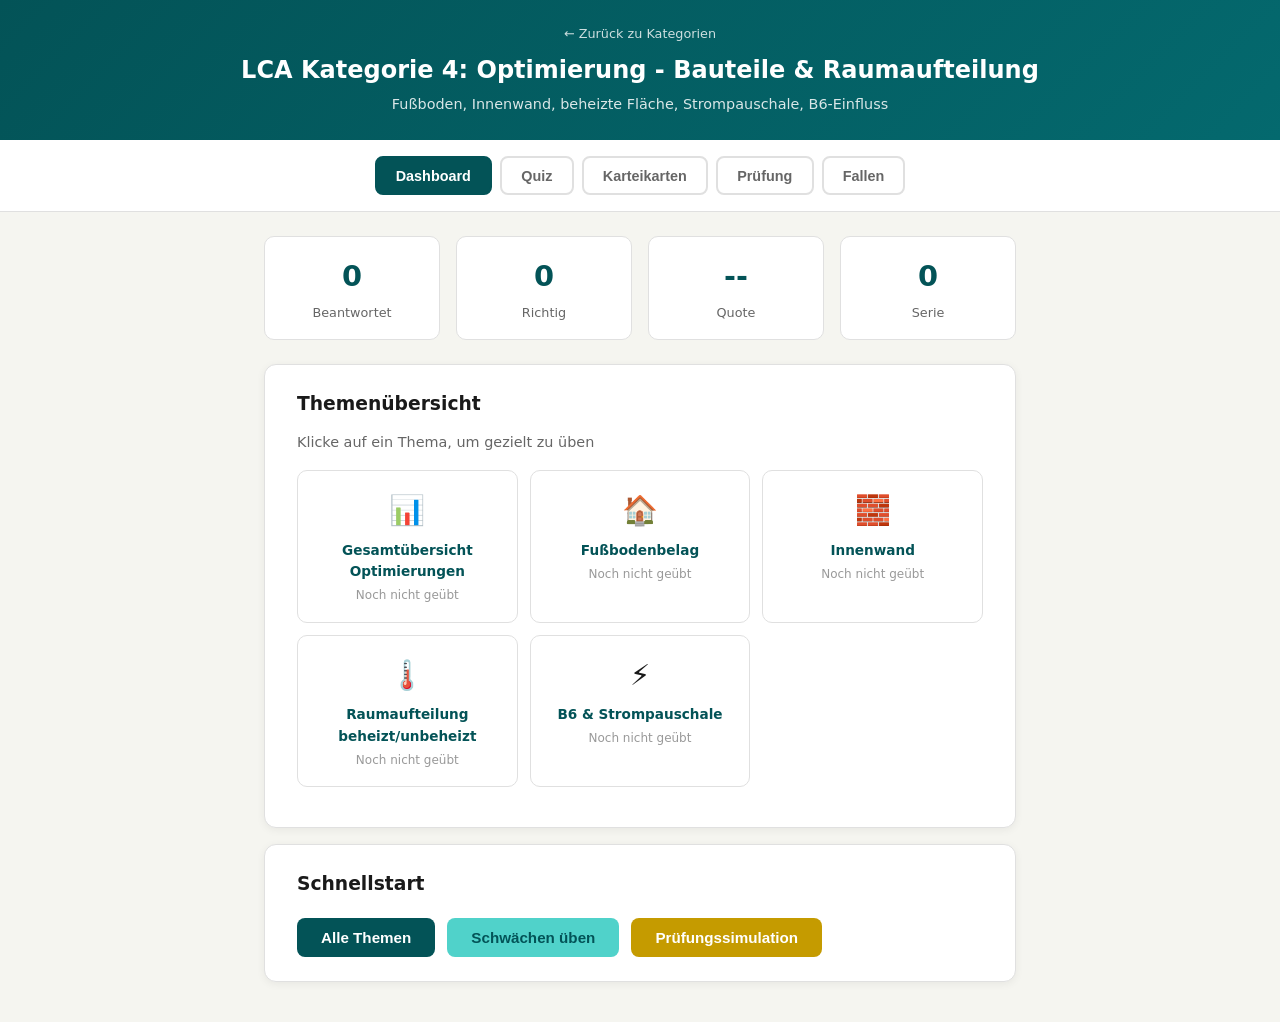
<file: lca/kategorie4/kategorie4.html>
<!DOCTYPE html>
<html lang="de">
<head>
<meta charset="UTF-8">
<meta name="viewport" content="width=device-width, initial-scale=1.0">
<title>LCA Kategorie 4 - Optimierung: Bauteile & Raumaufteilung</title>
<link rel="stylesheet" href="../shared/lca-learn.css">
</head>
<body>

<header>
  <a href="../index.html" class="back">&larr; Zurück zu Kategorien</a>
  <h1>LCA Kategorie 4: Optimierung - Bauteile & Raumaufteilung</h1>
  <p>Fußboden, Innenwand, beheizte Fläche, Strompauschale, B6-Einfluss</p>
</header>

<nav class="nav">
  <button class="active" onclick="showSection('dashboard')">Dashboard</button>
  <button onclick="showSection('quiz')">Quiz</button>
  <button onclick="showSection('flashcards')">Karteikarten</button>
  <button onclick="showSection('exam')">Prüfung</button>
  <button onclick="showSection('traps')">Fallen</button>
</nav>

<main>

  <div id="dashboard" class="section active">
    <div class="stats">
      <div class="stat"><div class="num" id="stat-answered">0</div><div class="label">Beantwortet</div></div>
      <div class="stat"><div class="num" id="stat-correct">0</div><div class="label">Richtig</div></div>
      <div class="stat"><div class="num" id="stat-rate">--</div><div class="label">Quote</div></div>
      <div class="stat"><div class="num" id="stat-streak">0</div><div class="label">Serie</div></div>
    </div>
    <div class="card"><h3 style="margin-bottom: 0.75rem;">Themenübersicht</h3><p style="font-size: 0.9rem; color: var(--muted); margin-bottom: 1rem;">Klicke auf ein Thema, um gezielt zu üben</p><div class="topic-grid" id="topic-grid"></div></div>
    <div class="card"><h3 style="margin-bottom: 0.75rem;">Schnellstart</h3><div class="btn-row"><button class="btn btn-primary" onclick="startQuiz('all')">Alle Themen</button><button class="btn btn-accent" onclick="startQuiz('weak')">Schwächen üben</button><button class="btn btn-gold" onclick="showSection('exam')">Prüfungssimulation</button></div></div>
  </div>

  <div id="quiz" class="section">
    <div class="card" id="quiz-filter-card"><h3 style="margin-bottom: 0.75rem;">Thema wählen</h3><div class="topic-filter" id="quiz-topic-filter"></div><div class="btn-row"><button class="btn btn-primary" onclick="startQuizFromFilter()">Quiz starten</button></div></div>
    <div id="quiz-area" style="display:none;"><div class="progress-bar"><div class="fill" id="quiz-progress"></div></div><div class="card" id="quiz-card"></div><div class="btn-row" id="quiz-buttons"></div></div>
    <div class="card" id="quiz-results" style="display:none;"></div>
  </div>

  <div id="flashcards" class="section">
    <div class="card"><h3 style="margin-bottom: 0.5rem;">Karteikarten</h3><p style="font-size: 0.9rem; color: var(--muted); margin-bottom: 1rem;">Klicke zum Umdrehen.</p></div>
    <div class="flashcard-container"><div class="flashcard" id="flashcard" onclick="flipCard()"><div class="flashcard-face flashcard-front" id="fc-front"><h3 id="fc-question">Lade...</h3><div class="hint">Klicken zum Umdrehen</div></div><div class="flashcard-face flashcard-back" id="fc-back"><h4 id="fc-answer-title">Antwort</h4><div id="fc-answer"></div></div></div></div>
    <div class="fc-nav"><button class="btn btn-outline" onclick="prevCard()">Zurück</button><span class="fc-counter" id="fc-counter">1 / 1</span><button class="btn btn-outline" onclick="nextCard()">Weiter</button></div>
    <div class="btn-row" style="justify-content: center; margin-top: 0.5rem;"><button class="btn btn-accent" onclick="markCardKnown()">Gewusst</button><button class="btn btn-outline" style="border-color: var(--warn); color: var(--warn);" onclick="markCardUnknown()">Nochmal</button></div>
  </div>

  <div id="exam" class="section">
    <div class="card" id="exam-setup"><h3 style="margin-bottom: 0.5rem;">Prüfungssimulation</h3><p style="font-size: 0.9rem; color: var(--muted); margin-bottom: 1rem;">12 Fragen, 25 Minuten, gemischte Formate. Bestanden ab 70%.</p><div class="btn-row"><button class="btn btn-gold" onclick="startExam()">Prüfung starten</button></div></div>
    <div id="exam-area" style="display:none;"><div class="card" style="text-align:center;"><div class="exam-timer" id="exam-timer">25:00</div><div class="progress-bar"><div class="fill" id="exam-progress"></div></div></div><div class="card" id="exam-card"></div><div class="btn-row" id="exam-buttons"></div></div>
    <div class="card" id="exam-results" style="display:none;"></div>
  </div>

  <div id="traps" class="section">
    <div class="card">
      <h3 style="margin-bottom: 1rem;">Typische Prüfungsfallen Optimierung</h3>
      <div class="trap">Teppichboden sieht in der Rechenwerttabelle <strong>"günstig"</strong> aus (niedrige A1-A3), ist aber durch 4 Austauschzyklen fast 80% SCHLECHTER als Fliesen.</div>
      <div class="trap">Parkett hat <strong>negative</strong> A1-A3 (-12,63) durch CO₂-Bindung im Holz. Trotz höherer C3-C4 insgesamt bester Bodenbelag (-89% vs. Teppich).</div>
      <div class="trap">Fläche im Effizienzhausnachweis = Fläche in der LCA. Will man einen Keller in der LCA unbeheizt haben, muss er auch im EH unbeheizt sein (Innendämmung + Flankendämmung).</div>
      <div class="trap">KfW TFAQ 2.15: Ein nicht direkt beheizter aber außen gedämmter Keller gilt durch "Raumverbund" als beheizt. Will man unbeheizt → Innendämmung zw. beheizt/unbeheizt UND Kellerdeckendämmung.</div>
      <div class="trap">Die Werte im Übungshaus sind SPEZIFISCH. Man kann NICHT "bei jedem Gebäude spare ich 2 kg durch X" ansetzen. Jedes Gebäude individuell berechnen.</div>
      <div class="trap">Strompauschale (B6.3): 20 kWh Endenergie × beheizte NRF × Jahr. Nicht verwechseln mit Gesamt-NRF!</div>
      <div class="trap">Baustoffe werden IMMER komplett bilanziert - egal ob Raum beheizt oder unbeheizt. Nur B6 hängt von beheizter Fläche ab.</div>
      <div class="trap">B6 macht mehr als die Hälfte des GWP aus - deshalb ist PV der mit Abstand größte Hebel (Stromabzug).</div>
      <div class="trap">Frühzeitige Beratung: Wandbaustoff + Innenwände müssen früh festgelegt werden. Batteriespeicher/PV können spät nachgerüstet werden.</div>
      <div class="trap">"Wir kriegen JEDES Gebäude nachhaltig" - aber der Kunde muss Optimierungen zulassen und ggf. bezahlen.</div>
    </div>

    <div class="card">
      <h3 style="margin-bottom: 1rem;">Übersicht Optimierungen (Übungshaus 259 m²)</h3>
      <table style="width:100%; border-collapse: collapse; font-size: 0.88rem;">
        <tr style="background: #e8f5f5;"><th style="text-align:left; padding: 0.4rem;">Optimierung</th><th style="text-align:right; padding: 0.4rem;">GWP-Einsparung</th><th style="text-align:left; padding: 0.4rem;">Kosten</th></tr>
        <tr><td style="padding: 0.4rem; border-top: 1px solid var(--border);">Fußboden (Teppich → Parkett)</td><td style="text-align:right; padding: 0.4rem; border-top: 1px solid var(--border);">0,67 kg</td><td style="padding: 0.4rem; border-top: 1px solid var(--border);">mittel</td></tr>
        <tr><td style="padding: 0.4rem; border-top: 1px solid var(--border);">Innenwand (KS → Ziegel)</td><td style="text-align:right; padding: 0.4rem; border-top: 1px solid var(--border);">0,22 kg</td><td style="padding: 0.4rem; border-top: 1px solid var(--border);">gering</td></tr>
        <tr><td style="padding: 0.4rem; border-top: 1px solid var(--border);"><strong>Raumaufteilung (beheizt → teilbeheizt)</strong></td><td style="text-align:right; padding: 0.4rem; border-top: 1px solid var(--border);"><strong>1,52 kg</strong></td><td style="padding: 0.4rem; border-top: 1px solid var(--border);"><strong>~0 €</strong></td></tr>
        <tr><td style="padding: 0.4rem; border-top: 1px solid var(--border);">Solaranlage (5 m² Vakuumröhren)</td><td style="text-align:right; padding: 0.4rem; border-top: 1px solid var(--border);">2,10 kg</td><td style="padding: 0.4rem; border-top: 1px solid var(--border);">hoch</td></tr>
        <tr><td style="padding: 0.4rem; border-top: 1px solid var(--border);">PV-Anlage (15 m²)</td><td style="text-align:right; padding: 0.4rem; border-top: 1px solid var(--border);">1,95 kg</td><td style="padding: 0.4rem; border-top: 1px solid var(--border);">hoch</td></tr>
        <tr><td style="padding: 0.4rem; border-top: 1px solid var(--border);">Vernachlässigung</td><td style="text-align:right; padding: 0.4rem; border-top: 1px solid var(--border);">bis 1,20 kg</td><td style="padding: 0.4rem; border-top: 1px solid var(--border);">0 €</td></tr>
        <tr style="background: #fff9e6;"><td style="padding: 0.4rem; border-top: 2px solid var(--gold);"><strong>Summe max.</strong></td><td style="text-align:right; padding: 0.4rem; border-top: 2px solid var(--gold);"><strong>~9-10 kg</strong></td><td style="padding: 0.4rem; border-top: 2px solid var(--gold);">-</td></tr>
      </table>
    </div>

    <div class="card">
      <h3 style="margin-bottom: 1rem;">Die goldenen Merksätze</h3>
      <div class="merksatz">Wir kriegen JEDES Gebäude nachhaltig</div>
      <div class="merksatz">B6 &gt; 50% des GWP - PV ist der größte Hebel</div>
      <div class="merksatz">Teppich sieht günstig aus - ist aber katastrophal (4× Austausch)</div>
      <div class="merksatz">Parkett schlägt Fliesen: A1-A3 negativ dank CO₂-Bindung</div>
      <div class="merksatz">Kostenlos: Raumaufteilung + Nutzungsdauer-Anpassung</div>
      <div class="merksatz">Neuschwanstein-Prinzip: beheizt klein, gesamt groß</div>
      <div class="merksatz">LCA-Fläche = Effizienzhaus-Fläche (Konsistenz!)</div>
      <div class="merksatz">Bauart (A1-A3/B4) ist NICHT der große Hebel - B6 ist es</div>
    </div>
  </div>

</main>

<script src="../shared/lca-learn.js"></script>
<script>
const STORAGE_KEY = 'lca-k4-learn-state';
const EXAM_MINUTES = 25;

const topics = [
  { id: 'uebersicht', name: 'Gesamtübersicht Optimierungen', icon: '📊' },
  { id: 'fussboden', name: 'Fußbodenbelag', icon: '🏠' },
  { id: 'innenwand', name: 'Innenwand', icon: '🧱' },
  { id: 'raum', name: 'Raumaufteilung beheizt/unbeheizt', icon: '🌡️' },
  { id: 'b6', name: 'B6 & Strompauschale', icon: '⚡' },
];

const questions = [
  { topic: 'uebersicht', type: 'sc',
    q: 'Welche Optimierung ist "kostenlos" und bringt die größte Einsparung im Übungshaus?',
    options: ['PV-Anlage', 'Solaranlage', 'Raumaufteilung (beheizt → teilbeheizt)', 'Innenwand-Wechsel'],
    correct: 2,
    explanation: 'Raumaufteilung (beheizt → teilbeheizt) spart 1,52 kg GWP bei praktisch 0 € Kosten. Nutzungsdauer-Anpassung und Vernachlässigung sind ebenfalls kostenlos.' },
  { topic: 'uebersicht', type: 'mc',
    q: 'Welche Optimierungen kosten den Kunden praktisch KEIN Geld?',
    options: ['Raumaufteilung (beheizt/unbeheizt)', 'Solaranlage', 'Nutzungsdauer-Anpassung', 'Vernachlässigung', 'PV-Anlage', 'Garagen-Fläche integrieren'],
    correct: [0, 2, 3],
    explanation: 'Raumaufteilung, Nutzungsdauer-Anpassung und Vernachlässigung sind kostenlos. Solar, PV, Garage kosten Geld.' },
  { topic: 'uebersicht', type: 'sc',
    q: 'Welche Optimierungen müssen FRÜH in der Planung entschieden werden?',
    options: ['Wandbaustoff, Innenwände', 'Batteriespeicher, PV-Anlage', 'Bodenbelag, Fensterglas', 'Egal, alles jederzeit möglich'],
    correct: 0,
    explanation: 'Wandbaustoff und Innenwände früh festlegen. Batteriespeicher/PV können spät nachgerüstet werden (nur Technikraum + Anschlüsse nötig).' },

  { topic: 'fussboden', type: 'sc',
    q: 'Welcher Bodenbelag hat den besten LCA-Wert?',
    options: ['Teppich', 'Fliesen', 'Parkett', 'Laminat'],
    correct: 2,
    explanation: 'Parkett (0,087 kg/m²NRF·a) ist 89% besser als Teppich. Grund: Negative A1-A3 durch CO₂-Bindung im Holz, 0 Austauschzyklen. Fliesen: -79%.' },
  { topic: 'fussboden', type: 'mc',
    q: 'Warum ist Teppich LCA-katastrophal, obwohl die A1-A3-Werte niedrig aussehen?',
    options: ['4 Austauschzyklen innerhalb 50 Jahre', 'Hoher End-of-Life-Aufwand', 'Jeder Austausch = volle Herstellung + Entsorgung', 'Trotz niedriger Einzelwerte: 5× bilanziert', 'Teppich ist eigentlich gut'],
    correct: [0, 2, 3],
    explanation: 'Teppich: Austauschzyklus 4 → 5× Herstellung + 5× Entsorgung in 50 Jahren. Niedrige A1-A3-Werte täuschen. Fliesen mit Austausch 0 sind fast 80% besser.' },
  { topic: 'fussboden', type: 'sc',
    q: 'Warum hat Parkett einen negativen A1-A3-Wert (-12,63)?',
    options: ['Rechenfehler in der Tabelle', 'CO₂-Bindung im Holz während des Wachstums', 'Parkett absorbiert CO₂ im Einsatz', 'Nachhaltigkeits-Bonus der EU'],
    correct: 1,
    explanation: 'Holz bindet CO₂ während des Baumwachstums. Das wird in A1-A3 als Negativ-Wert berücksichtigt. C3-C4 (Entsorgung) ist dagegen hoch.' },

  { topic: 'innenwand', type: 'sc',
    q: 'Welche Innenwand-Konstruktion hat den besten LCA-Wert?',
    options: ['Kalksandstein', 'Ziegel', 'Trockenbau (Ständerwand)', 'Beton'],
    correct: 2,
    explanation: 'Trockenbau: 0,084 kg/(m²NRF·a) - 77% besser als Kalksandstein (0,368). Ziegel liegt in der Mitte (-60%).' },
  { topic: 'innenwand', type: 'mc',
    q: 'Was muss neben LCA bei der Innenwand-Wahl berücksichtigt werden?',
    options: ['Statik', 'Brandschutz', 'Schallschutz', 'Wärmeschutz', 'Nichts - nur LCA zählt'],
    correct: [0, 1, 2, 3],
    explanation: 'LCA ist ein Mosaikstein. Statik, Brand-, Schall-, Wärmeschutz müssen IMMER auch berücksichtigt werden. Nicht alles, was LCA-günstig ist, ist bauphysikalisch sinnvoll.' },

  { topic: 'raum', type: 'sc',
    q: 'Wie verändert sich die LCA, wenn der Keller unbeheizt deklariert wird?',
    options: ['Verschlechtert sich um 3,04 kg', 'Verbessert sich um ca. 3,04 kg', 'Bleibt gleich', 'Nur bei Altbau relevant'],
    correct: 1,
    explanation: 'Beheizter Keller 222 m² → Unbeheizt 148 m². Strompauschale fällt von 9,12 auf 6,08 kg → 3,04 kg Einsparung (33%). Baustoffe werden weiterhin komplett bilanziert.' },
  { topic: 'raum', type: 'sc',
    q: 'Was ist das "Neuschwanstein-Prinzip" in der LCA?',
    options: ['Historische Gebäude sind besser', 'Beheizte Fläche klein, Gesamt-NRF groß', 'Möglichst viel Fläche beheizen', 'Keller und Dach nicht bilanzieren'],
    correct: 1,
    explanation: 'So groß wie möglich die Gesamt-NRF, so klein wie möglich die beheizte Fläche - das ist perfekt für die LCA. B6 wird kleiner, Gesamt-Nenner größer.' },
  { topic: 'raum', type: 'mc',
    q: 'Was ist bei der Deklaration "unbeheizt" zu beachten?',
    options: ['Fläche muss auch im Effizienzhaus-Nachweis unbeheizt sein', 'Innendämmung zwischen beheizt/unbeheizt nötig', 'Kellerdeckendämmung im unbeheizten Bereich', 'Kostenlos ohne bauliche Maßnahmen möglich', 'KfW TFAQ 2.15 beachten: Raumverbund!'],
    correct: [0, 1, 2, 4],
    explanation: 'Fläche im EH = Fläche in LCA (Konsistenzregel). Raumverbund-Problem: Ein außen gedämmter Keller gilt automatisch als beheizt, solange nicht zusätzliche Innendämmung eingebaut ist.' },
  { topic: 'raum', type: 'ft',
    q: 'Erkläre, warum baustoffbezogene Bilanzierung UNABHÄNGIG von beheizt/unbeheizt ist, die B6-Strompauschale aber nicht.',
    keywords: ['baustoff', 'komplett', 'beheizt', 'strompauschale', 'b6', '20 kwh', 'nrf', 'nenner', 'gesamt'],
    sampleAnswer: 'Baustoffe werden IMMER komplett bilanziert, egal ob der Raum beheizt oder unbeheizt ist - die Herstellung/Entsorgung/Austausche sind material-, nicht nutzungsabhängig. Die B6-Strompauschale dagegen ist 20 kWh/m² × BEHEIZTE NRF × Jahr. Deklariere ich einen Raum als unbeheizt, reduziert sich die Strompauschale sofort - die Baustoffe bleiben in der Bilanz, aber der Energieverbrauch sinkt. Gleichzeitig geteilt durch Gesamt-NRF (die konstant bleibt) ergibt das einen niedrigeren GWP pro m².' },

  { topic: 'b6', type: 'sc',
    q: 'Wie hoch ist der Anteil von B6 am gesamten GWP im typischen Fall (Übungshaus 22,51 kg)?',
    options: ['ca. 20%', 'ca. 35%', 'ca. 50-60%', 'ca. 90%'],
    correct: 2,
    explanation: 'B6 (12,95 kg von 22,51 kg) macht ca. 58% aus - mehr als die Hälfte. Deshalb ist PV (Stromabzug in B6) der mit Abstand größte Hebel.' },
  { topic: 'b6', type: 'mc',
    q: 'Wovon hängt B6 (Nutzungsphase) ab?',
    options: ['Strompauschale B6.3 (beheizte NRF)', 'Endenergiebedarf B6.1 (beheizte NRF)', 'Gesamt-NRF (Nenner)', 'PV-Eigenverbrauch (Abzug)', 'Anzahl Innenwände'],
    correct: [0, 1, 2, 3],
    explanation: 'B6 wird getrieben von Strompauschale + Endenergiebedarf (beide abhängig von beheizter NRF). Die Division durch Gesamt-NRF wirkt wie ein Hebel. PV-Eigenverbrauch zieht direkt ab.' },
  { topic: 'b6', type: 'sc',
    q: 'Strompauschale B6.3: Wie viel kWh/m² pro Jahr?',
    options: ['10 kWh × beheizte NRF', '20 kWh × beheizte NRF', '30 kWh × beheizte NRF', '20 kWh × Gesamt-NRF'],
    correct: 1,
    explanation: '20 kWh Endenergie × m² BEHEIZTE NRF × Jahr für den Nutzerstrom. Auf Gesamt-NRF wird nicht umgelegt.' },

  { topic: 'uebersicht', type: 'sc',
    q: 'Wie hoch ist die maximale Summen-Einsparung aller Optimierungen im Übungshaus?',
    options: ['ca. 3-4 kg', 'ca. 5-6 kg', 'ca. 9-10 kg', 'ca. 15 kg'],
    correct: 2,
    explanation: 'Alle 8 Hebel zusammen ergeben maximal ca. 9-10 kg GWP-Einsparung. Ausreichend, um vom Worst-Case auf unter 24 kg zu kommen.' },
  { topic: 'uebersicht', type: 'sc',
    q: 'Welche Einsparung bringt die Solaranlage (5 m² Vakuumröhren) im Übungshaus?',
    options: ['0,82 kg', '1,52 kg', '1,95 kg', '2,10 kg'],
    correct: 3,
    explanation: 'Solaranlage 5 m² Vakuumröhren: 2,10 kg GWP-Einsparung. Kosten hoch (~15.000 €).' },
  { topic: 'uebersicht', type: 'sc',
    q: 'Welche Einsparung bringt die PV-Anlage (15 m²) im Übungshaus?',
    options: ['0,82 kg', '1,52 kg', '1,95 kg', '2,10 kg'],
    correct: 2,
    explanation: 'PV-Anlage 15 m²: 1,95 kg GWP-Einsparung. Hohe Kosten, aber größter Einzelhebel in B6.' },
  { topic: 'uebersicht', type: 'sc',
    q: 'Welche Einsparung bringt die Integration einer Garage in die Gesamt-NRF?',
    options: ['0,22 kg', '0,67 kg', '0,82 kg', '1,20 kg'],
    correct: 2,
    explanation: 'Garage/Tiefgarage als Teil der Gesamt-NRF: 0,82 kg Einsparung. Vergrößert den Nenner (Gesamt-NRF), B6 sinkt relativ.' },
  { topic: 'uebersicht', type: 'sc',
    q: 'Wie viel GWP spart die Vernachlässigung von Bauteilen maximal?',
    options: ['bis 0,22 kg', 'bis 0,67 kg', 'bis 1,20 kg', 'bis 2,10 kg'],
    correct: 2,
    explanation: 'Vernachlässigung von Bauteilen spart bis zu 1,20 kg GWP - kostenlos! Regel: Bauteile mit <1% Anteil dürfen vernachlässigt werden.' },
  { topic: 'uebersicht', type: 'sc',
    q: 'Wie viel GWP spart die Anpassung von Nutzungsdauern (z.B. Dämmung)?',
    options: ['0,22 kg', '0,67 kg', '1,07 kg', '1,52 kg'],
    correct: 2,
    explanation: 'Nutzungsdauer-Anpassung (korrektere Werte statt Standard): 1,07 kg - kostenlos!' },
  { topic: 'uebersicht', type: 'mc',
    q: 'Welche Aussagen zum Übungshaus-Zahlenmaterial sind korrekt?',
    options: ['Die Werte sind SPEZIFISCH für das Übungshaus', 'Man kann "2 kg durch X" pauschal auf jedes Gebäude übertragen', 'Jedes Gebäude muss individuell berechnet werden', 'Es ist ein bewusstes Worst-Case-Szenario', 'Die Werte gelten universell'],
    correct: [0, 2, 3],
    explanation: 'Werte sind SPEZIFISCH. KEINE Pauschalisierung zulässig. Übungshaus ist Worst-Case - jedes reale Gebäude muss individuell berechnet werden.' },
  { topic: 'uebersicht', type: 'ft',
    q: 'Erkläre die zentrale Botschaft "Wir kriegen JEDES Gebäude nachhaltig" - welche zwei Bedingungen gelten dafür?',
    keywords: ['toolbox', 'hebel', 'kunde', 'zulassen', 'bezahlen', 'optimierung', 'individuell'],
    sampleAnswer: 'Die Optimierungs-Toolbox bietet 8 Hebel mit Summe ~9-10 kg Einsparung, die ausreichen, jedes Gebäude unter 24 kg GWP zu bekommen. Bedingungen: (1) Der Kunde muss die Optimierungen ZULASSEN (z.B. Keller unbeheizt, PV auf dem Dach, andere Bodenbeläge). (2) Der Kunde muss sie ggf. BEZAHLEN (Solar, PV, Garage). Aber: Nicht alle Hebel müssen genutzt werden - der Berater hat Spielraum und kann mit kostenlosen Optionen (Raumaufteilung, Vernachlässigung, Nutzungsdauer) sehr viel erreichen.' },

  { topic: 'fussboden', type: 'sc',
    q: 'Welcher A1-A3-Wert gilt für Parkett (155 m²)?',
    options: ['+9,88', '+12,94', '-12,63', '+0,087'],
    correct: 2,
    explanation: 'Parkett A1-A3 = -12,63 (negativ!) durch CO₂-Bindung im Holz während Baumwachstum. C3-C4 dagegen hoch mit 19,93.' },
  { topic: 'fussboden', type: 'sc',
    q: 'Wie viele Austauschzyklen hat Teppich in 50 Jahren?',
    options: ['0', '1', '2', '4'],
    correct: 3,
    explanation: 'Teppich = 4 Austauschzyklen → 5× Herstellung + 5× Entsorgung. Das ist der Hauptgrund für die katastrophalen LCA-Werte.' },
  { topic: 'fussboden', type: 'sc',
    q: 'Wie viele Austauschzyklen haben Fliesen und Parkett?',
    options: ['4 und 4', '2 und 1', '0 und 0', '1 und 0'],
    correct: 2,
    explanation: 'Fliesen und Parkett haben beide 0 Austauschzyklen (Lebensdauer > 50 Jahre). Das erklärt die enorme Verbesserung gegenüber Teppich.' },
  { topic: 'fussboden', type: 'sc',
    q: 'Wie hoch ist der LCA-Wert für Teppich (155 m²)?',
    options: ['0,087 kg/(m²NRF·a)', '0,158 kg/(m²NRF·a)', '0,368 kg/(m²NRF·a)', '0,757 kg/(m²NRF·a)'],
    correct: 3,
    explanation: 'Teppich = 0,757 kg/(m²NRF·a) - Basis-Wert (ca. 3% des 24 kg Grenzwerts allein durch den Boden).' },
  { topic: 'fussboden', type: 'sc',
    q: 'Wie viel Prozent besser als Teppich sind Fliesen?',
    options: ['-30%', '-60%', '-79%', '-89%'],
    correct: 2,
    explanation: 'Fliesen: 0,158 vs. Teppich 0,757 = -79%. Trotz höherer A1-A3 (12,94 vs. 9,88) gewinnen Fliesen klar durch 0 Austausche.' },
  { topic: 'fussboden', type: 'sc',
    q: 'Wie viel Prozent besser als Teppich ist Parkett?',
    options: ['-60%', '-79%', '-89%', '-95%'],
    correct: 2,
    explanation: 'Parkett: 0,087 vs. Teppich 0,757 = -89%. Der beste Bodenbelag im LCA-Vergleich.' },
  { topic: 'fussboden', type: 'mc',
    q: 'Warum ist Parkett trotz hoher C3-C4 (19,93) der LCA-beste Bodenbelag?',
    options: ['Negative A1-A3 (-12,63) durch CO₂-Bindung im Holz', '0 Austauschzyklen', 'Summe über Lebenszyklus deutlich günstiger', 'Holz ist per Gesetz nachhaltig', 'Parkett hat den niedrigsten Endwert 0,087'],
    correct: [0, 1, 2, 4],
    explanation: 'Parkett: A1-A3 negativ durch CO₂-Bindung, 0 Austausch, Endwert 0,087 - bester Gesamtwert trotz hoher C3-C4.' },

  { topic: 'innenwand', type: 'sc',
    q: 'Wie hoch ist der LCA-Wert der Kalksandstein-Innenwand (14,92 m³)?',
    options: ['0,084', '0,148', '0,368', '0,757'],
    correct: 2,
    explanation: 'Kalksandstein 14,92 m³: 0,368 kg/(m²NRF·a) - Basis, schlechtester Wert der drei Varianten.' },
  { topic: 'innenwand', type: 'sc',
    q: 'Wie viel Prozent spart Ziegel gegenüber Kalksandstein?',
    options: ['-30%', '-60%', '-77%', '-89%'],
    correct: 1,
    explanation: 'Ziegel 0,148 vs. Kalksandstein 0,368 = -60%. Einfacher Materialwechsel, geringe Mehrkosten.' },
  { topic: 'innenwand', type: 'sc',
    q: 'Wie viel Prozent spart Trockenbau (99,5 m², d=10cm) gegenüber Kalksandstein?',
    options: ['-30%', '-60%', '-77%', '-89%'],
    correct: 2,
    explanation: 'Trockenbau 0,084 vs. Kalksandstein 0,368 = -77%. Größte Einsparung, aber Statik/Schallschutz prüfen!' },
  { topic: 'innenwand', type: 'sc',
    q: 'Summe-Einsparung Fußboden + Innenwand zusammen (Übungshaus)?',
    options: ['ca. 0,22 kg', 'ca. 0,67 kg', 'ca. 0,89 kg (fast 1 kg)', 'ca. 3 kg'],
    correct: 2,
    explanation: 'Fußboden 0,67 + Innenwand 0,22 = 0,89 kg ≈ fast 1 kg. Weitere Bauteile können das in den "Kilogramm-Bereich" bringen.' },

  { topic: 'raum', type: 'sc',
    q: 'Wieviel GWP spart der Wechsel von beheiztem zu teilbeheiztem Keller (185 m²)?',
    options: ['0,82 kg', '1,07 kg', '1,52 kg', '3,04 kg'],
    correct: 2,
    explanation: 'Teilbeheizt 185 m²: Strompauschale sinkt von 9,12 auf 7,60 kg → 1,52 kg Einsparung (-17%). Kostenlos!' },
  { topic: 'raum', type: 'sc',
    q: 'Strompauschale GWP bei beheiztem Keller (222 m²)?',
    options: ['6,08 kg', '7,60 kg', '9,12 kg', '12,95 kg'],
    correct: 2,
    explanation: 'Beheizter Keller 222 m² → Strompauschale 9,12 kg/(m²NRF·a). Basis für den Vergleich.' },
  { topic: 'raum', type: 'sc',
    q: 'Strompauschale GWP bei unbeheiztem Keller (148 m²)?',
    options: ['6,08 kg', '7,60 kg', '9,12 kg', '12,95 kg'],
    correct: 0,
    explanation: 'Unbeheizt 148 m² → Strompauschale 6,08 kg. Differenz zum beheizten: -3,04 kg (-33%).' },
  { topic: 'raum', type: 'sc',
    q: 'Was regelt die KfW TFAQ 2.15?',
    options: ['Umrechnung von Wärmebrücken', 'Raumverbund: Innenliegender Keller gilt als beheizt', 'Dachdämmungs-Mindestwerte', 'Solarthermie-Förderung'],
    correct: 1,
    explanation: 'KfW TFAQ 2.15: Nicht direkt beheizter aber außen gedämmter Keller gilt durch "Raumverbund" als beheizt. Für "unbeheizt" braucht es Innendämmung + Kellerdeckendämmung.' },
  { topic: 'raum', type: 'mc',
    q: 'Warum gilt: "Baustoffe werden IMMER komplett bilanziert - egal ob beheizt oder unbeheizt"?',
    options: ['Der Baustoff existiert physisch unabhängig vom Heizstatus', 'A1-A3/B4/C3-C4 sind Material-Flüsse, nicht Nutzungs-Flüsse', 'Nur B6 hängt von beheizter Fläche ab', 'Bauteile werden je nach Heizstatus anders bilanziert', 'Bei unbeheizten Räumen fallen Bauteile raus'],
    correct: [0, 1, 2],
    explanation: 'Baustoffe sind Material-Flüsse und werden unabhängig vom Heizstatus bilanziert. Nur B6 (Strompauschale + Endenergie) hängt von beheizter NRF ab.' },
  { topic: 'raum', type: 'sc',
    q: 'Wie groß ist die Gesamt-NRF des Übungshauses?',
    options: ['148 m²', '185 m²', '222 m²', '259 m²'],
    correct: 3,
    explanation: 'Gesamt-NRF = 259 m² (konstant). Nur die beheizte Fläche (148/185/222) ändert sich je nach Keller-Szenario.' },
  { topic: 'raum', type: 'ft',
    q: 'Formuliere die goldene Konsistenzregel zwischen Effizienzhaus und LCA.',
    keywords: ['effizienzhaus', 'lca', 'beheizt', 'konsistenz', 'innendämmung', 'gleiche', 'fläche'],
    sampleAnswer: 'Die Flächen, die im Effizienzhausnachweis als BEHEIZT gelten, müssen auch in der LCA als beheizt gelten - und umgekehrt. Will man eine Fläche in der LCA als UNBEHEIZT haben (um Strompauschale/B6 zu sparen), muss sie auch im Effizienzhausnachweis als unbeheizt eingestuft werden. Das erfordert bauliche Maßnahmen: Innendämmung zwischen beheizt/unbeheizt, Flankendämmung, Kellerdeckendämmung. Ohne diese Maßnahmen greift die KfW TFAQ 2.15 (Raumverbund) und die Fläche gilt automatisch als beheizt.' },

  { topic: 'b6', type: 'sc',
    q: 'Wie hoch ist B6 im Übungshaus absolut?',
    options: ['4,35 kg', '2,05 kg', '12,95 kg', '1,86 kg'],
    correct: 2,
    explanation: 'B6 Nutzung = 12,95 kg von 22,51 kg Gesamt-GWP = ca. 58%. Der "Elefant im Raum".' },
  { topic: 'b6', type: 'sc',
    q: 'Wie hoch ist A1-A3 (Herstellung) im Übungshaus?',
    options: ['1,30 kg', '2,05 kg', '4,35 kg', '12,95 kg'],
    correct: 2,
    explanation: 'A1-A3 = 4,35 kg. Deutlich weniger als B6 - deshalb ist die Bauart (Massiv vs. Leicht) weniger entscheidend als gedacht.' },
  { topic: 'b6', type: 'sc',
    q: 'Wie hoch ist B4 (Austausch) im Übungshaus?',
    options: ['1,30 kg', '2,05 kg', '4,35 kg', '12,95 kg'],
    correct: 1,
    explanation: 'B4 Austausch = 2,05 kg. Beeinflusst durch Gesamt-NRF. Besonders relevant bei kurzlebigen Bauteilen (z.B. Teppich).' },
  { topic: 'b6', type: 'sc',
    q: 'Wie hoch ist der Sockelbetrag im Übungshaus?',
    options: ['1,30 kg', '1,86 kg', '2,05 kg', '4,35 kg'],
    correct: 0,
    explanation: 'Sockelbetrag = 1,30 kg (statisch, nicht optimierbar).' },
  { topic: 'b6', type: 'sc',
    q: 'D1 (Recycling) im Übungshaus?',
    options: ['-3,79 kg', '-1,61 kg', '+1,61 kg', '+3,79 kg'],
    correct: 1,
    explanation: 'D1 = -1,61 kg (negativ, Gutschrift). Aber: Nur Info, fließt NICHT in die 24-kg-Bewertung ein.' },
  { topic: 'b6', type: 'sc',
    q: 'D2 (Export) im Übungshaus?',
    options: ['-3,79 kg', '-1,61 kg', '+1,61 kg', '+3,79 kg'],
    correct: 0,
    explanation: 'D2 = -3,79 kg (negativ, Gutschrift). Nur Informationswert, geht NICHT in die Bewertung ein.' },
  { topic: 'b6', type: 'mc',
    q: 'Warum ist die PV-Anlage der größte Hebel für die GWP-Bilanz?',
    options: ['Alles in B6 basiert auf Strom', 'PV-Eigenverbrauch wird direkt von B6 abgezogen', 'B6 macht >50% des GWP aus', 'Strom aus dem Netz wird durch PV-Strom ersetzt', 'PV-Anlagen senken A1-A3'],
    correct: [0, 1, 2, 3],
    explanation: 'PV zieht direkt Strom ab, der sonst aus dem Netz käme (teuer im GWP). Da B6 >50% ausmacht, ist jeder Abzug extrem wirksam. A1-A3 wird dagegen NICHT durch PV beeinflusst.' },
  { topic: 'b6', type: 'sc',
    q: 'Wie wirkt C3-C4 (Entsorgung) im Übungshaus?',
    options: ['12,95 kg', '4,35 kg', '1,86 kg', '0,00 kg'],
    correct: 2,
    explanation: 'C3-C4 Entsorgung = 1,86 kg. Beeinflusst durch Gesamt-NRF, typischerweise kleiner Anteil.' },
  { topic: 'b6', type: 'ft',
    q: 'Begründe, warum Bauart (Massiv vs. Leichtbau) NICHT der entscheidende Hebel ist.',
    keywords: ['b6', 'elefant', '50', 'a1-a3', 'klein', 'pv', 'strom', 'bauart'],
    sampleAnswer: 'Die Bauart beeinflusst primär A1-A3 (4,35 kg), B4 (2,05 kg) und C3-C4 (1,86 kg) - zusammen ca. 8,26 kg. Das klingt viel, aber B6 allein ist 12,95 kg, also ca. 58% des Gesamt-GWPs. B6 ist unabhängig von der Bauart und hängt nur vom Energieverbrauch ab - gesteuert durch beheizte NRF, Strompauschale und vor allem PV-Eigenverbrauch. Deshalb macht es keinen gigantischen Unterschied, ob man Massiv- oder Leichtbau wählt. Der wahre Hebel liegt in B6 - und damit in PV, Raumaufteilung und Strompauschale.' },
];

const flashcards = [
  { topic: 'uebersicht', front: 'Optimierungs-Toolbox - die 8 Hebel', back: '<ul><li>1. Fußbodenbelag (0,67 kg)</li><li>2. Innenwand (0,22 kg)</li><li>3. <strong>Raumaufteilung (1,52 kg, kostenlos!)</strong></li><li>4. Solaranlage (2,10 kg)</li><li>5. PV-Anlage (1,95 kg)</li><li>6. Vernachlässigung (bis 1,20 kg, kostenlos)</li><li>7. Nutzungsdauer-Anpassung (1,07 kg, kostenlos)</li><li>8. Garage-Fläche (0,82 kg)</li><li><strong>Summe ~9-10 kg möglich</strong></li></ul>' },
  { topic: 'uebersicht', front: 'Frühe vs. späte Entscheidungen', back: '<ul><li><strong>FRÜH festlegen:</strong></li><li>Wandbaustoff (Außen + Innen)</li><li>Innenwand-Konstruktion</li><li>Raumaufteilung</li><li><strong>SPÄT möglich (nachrüstbar):</strong></li><li>Batteriespeicher (nur Technikraum/Anschlüsse nötig)</li><li>PV-Anlage</li><li>Bodenbeläge</li></ul>' },
  { topic: 'fussboden', front: 'Bodenbeläge im LCA-Vergleich (155 m²)', back: '<ul><li><strong>Teppich:</strong> 0,757 (Austausch 4) - Basis</li><li><strong>Fliesen:</strong> 0,158 (Austausch 0) - <strong>-79%</strong></li><li><strong>Parkett:</strong> 0,087 (A1-A3 = -12,63) - <strong>-89%</strong></li><li>Teppich trotz "günstiger" A1-A3 katastrophal durch 4 Austausche</li><li>Parkett: CO₂-Bindung im Holz → negative A1-A3</li></ul>' },
  { topic: 'innenwand', front: 'Innenwand-Konstruktion im Vergleich', back: '<ul><li><strong>Kalksandstein (Basis):</strong> 0,368 kg/(m²NRF·a)</li><li><strong>Ziegel:</strong> 0,148 (<strong>-60%</strong>)</li><li><strong>Trockenbau:</strong> 0,084 (<strong>-77%</strong>)</li><li>Beachten: Statik + Brand- + Schall- + Wärmeschutz</li><li>LCA ist nur ein Mosaikstein</li></ul>' },
  { topic: 'raum', front: 'Keller - die Flächenentscheidung', back: '<ul><li>Beheizter Keller 222 m² → 9,12 kg Strompauschale</li><li>Teilbeheizt 185 m² → 7,60 (<strong>-1,52 kg</strong>)</li><li>Unbeheizt 148 m² → 6,08 (<strong>-3,04 kg</strong>)</li><li>Kostenlos, aber bauliche Voraussetzungen:</li><li>Innendämmung zw. beheizt/unbeheizt</li><li>Kellerdeckendämmung</li><li>KfW TFAQ 2.15 Raumverbund beachten</li></ul>' },
  { topic: 'raum', front: 'Neuschwanstein-Prinzip', back: '<ul><li>So <strong>groß wie möglich</strong> die Gesamt-NRF</li><li>So <strong>klein wie möglich</strong> die beheizte Fläche</li><li>→ B6 sinkt (Strompauschale + Endenergie)</li><li>→ Nenner wächst (Gesamt-NRF)</li><li>Doppelter Effekt</li><li>Garage integrieren trägt dazu bei</li></ul>' },
  { topic: 'raum', front: 'Konsistenzregel EH ↔ LCA', back: '<ul><li>Fläche beheizt im EH = beheizt in LCA</li><li>Will man Fläche in LCA unbeheizt → muss auch in EH unbeheizt sein</li><li>Dafür nötig:</li><li>- Innendämmung zwischen beheizt/unbeheizt</li><li>- Flankendämmung</li><li>- Ggf. Kellerdeckendämmung</li><li>KfW TFAQ 2.15: Raumverbund-Problem</li></ul>' },
  { topic: 'b6', front: 'B6 - der Elefant im Raum', back: '<ul><li>B6 &gt; 50% des gesamten GWP (Übungshaus: 12,95 von 22,51 kg ≈ 58%)</li><li><strong>Abhängig von beheizter NRF:</strong></li><li>- Strompauschale B6.3 (20 kWh/m²·a)</li><li>- Endenergiebedarf B6.1 (WP, Hilfsenergie, Lüftung)</li><li><strong>Abhängig von Gesamt-NRF:</strong></li><li>- Division am Ende</li><li><strong>PV zieht direkt ab</strong> → größter Hebel</li></ul>' },
  { topic: 'b6', front: 'GWP-Zusammensetzung Übungshaus (22,51 kg)', back: '<ul><li>A1-A3 Herstellung: 4,35 kg</li><li>B4 Austausch: 2,05 kg</li><li><strong>B6 Nutzung: 12,95 kg (&gt; 50%!)</strong></li><li>C3-C4 Entsorgung: 1,86 kg</li><li>Sockelbetrag: 1,30 kg</li><li>D1 Recycling: -1,61 (nur Info)</li><li>D2 Export: -3,79 (nur Info)</li></ul>' },

  { topic: 'uebersicht', front: 'Die drei kostenlosen Optimierungen', back: '<ul><li><strong>Raumaufteilung:</strong> 1,52 kg (größte kostenlose Einsparung)</li><li><strong>Nutzungsdauer-Anpassung:</strong> 1,07 kg</li><li><strong>Vernachlässigung:</strong> bis 1,20 kg</li><li>Summe: bis ca. 3,79 kg ohne einen Euro Baukosten</li><li>Wichtigster Einstieg für Kunden mit knappem Budget</li></ul>' },
  { topic: 'uebersicht', front: 'Zentrale Botschaft der Optimierung', back: '<ul><li>"<strong>Wir kriegen JEDES Gebäude nachhaltig.</strong>"</li><li>8 Hebel, Summe ~9-10 kg Einsparung</li><li>Nicht alle müssen genutzt werden</li><li><strong>Bedingungen:</strong></li><li>- Kunde muss Optimierungen ZULASSEN</li><li>- Kunde muss sie ggf. BEZAHLEN</li><li>Werte individuell berechnen, nie pauschalisieren!</li></ul>' },
  { topic: 'fussboden', front: 'Austauschzyklen Bodenbeläge in 50 Jahren', back: '<ul><li><strong>Teppich:</strong> 4 Zyklen → 5× Herstellung + 5× Entsorgung</li><li><strong>Fliesen:</strong> 0 Zyklen (Lebensdauer &gt; 50 a)</li><li><strong>Parkett:</strong> 0 Zyklen</li><li>Austausch treibt B4 extrem hoch bei Teppich</li><li>LCA-Regel: Kurzlebige Materialien meiden!</li></ul>' },
  { topic: 'fussboden', front: 'Parkett - Warum negativ in A1-A3?', back: '<ul><li>A1-A3 = <strong>-12,63</strong> (negativ!)</li><li>Grund: CO₂-Bindung im Holz während Baumwachstum</li><li>Wird in EPD als Negativwert angerechnet</li><li>C3-C4 = 19,93 (hoch - Freisetzung bei Entsorgung)</li><li>Endwert: 0,087 → trotzdem bester Bodenbelag (-89%)</li></ul>' },
  { topic: 'innenwand', front: 'Innenwand - Rechenwerte auf einen Blick', back: '<ul><li><strong>Kalksandstein (14,92 m³):</strong> 0,368</li><li><strong>Ziegel (14,92 m³):</strong> 0,148 (-60%)</li><li><strong>Trockenbau (99,5 m², 10 cm):</strong> 0,084 (-77%)</li><li>Gemeinsamer Kilometerstand: Einsparung fast 0,3 kg allein bei Innenwand</li><li>Fußboden + Innenwand zusammen ≈ 0,89 kg</li></ul>' },
  { topic: 'raum', front: 'Keller-Szenarien Strompauschale (259 m² NRF)', back: '<ul><li><strong>Beheizt 222 m²:</strong> 9,12 kg (Basis)</li><li><strong>Teilbeheizt 185 m²:</strong> 7,60 kg (-1,52 / -17%)</li><li><strong>Unbeheizt 148 m²:</strong> 6,08 kg (-3,04 / -33%)</li><li>Gesamt-NRF bleibt 259 m² (konstant)</li><li>Nur beheizte Fläche ändert sich</li></ul>' },
  { topic: 'raum', front: 'KfW TFAQ 2.15 Raumverbund', back: '<ul><li>Nicht direkt beheizter aber außen gedämmter Keller gilt AUTOMATISCH als beheizt</li><li>Grund: "Raumverbund" mit beheiztem Haus</li><li><strong>Für "unbeheizt" in LCA + EH nötig:</strong></li><li>- Innendämmung zwischen beheizt/unbeheizt</li><li>- Kellerdeckendämmung im unbeheizten Bereich</li><li>- Flankendämmung</li><li>Ohne diese Maßnahmen: beheizt bleibt beheizt</li></ul>' },
  { topic: 'raum', front: 'Goldene Regel: Baustoff vs. B6', back: '<ul><li><strong>Baustoffe (A1-A3, B4, C3-C4):</strong> IMMER komplett bilanziert</li><li>- unabhängig vom Heizstatus</li><li>- Material-Fluss, nicht Nutzungs-Fluss</li><li><strong>B6 (Strompauschale + Endenergie):</strong> nur beheizte Fläche</li><li>- 20 kWh/m² × beheizte NRF × Jahr</li><li>→ Deklarations-Entscheidung betrifft nur B6</li></ul>' },
  { topic: 'b6', front: 'Übungshaus 22,51 kg - Module A-C', back: '<ul><li>A1-A3: 4,35 kg (19%)</li><li>B4: 2,05 kg (9%)</li><li><strong>B6: 12,95 kg (58%)</strong></li><li>C3-C4: 1,86 kg (8%)</li><li>Sockelbetrag: 1,30 kg (6%)</li><li>→ B6 ist mehr als alle anderen zusammen</li></ul>' },
  { topic: 'b6', front: 'Module D - Informativ, nicht wertend', back: '<ul><li><strong>D1 Recycling:</strong> -1,61 kg (Gutschrift)</li><li><strong>D2 Export:</strong> -3,79 kg (Gutschrift)</li><li>Beide fließen NICHT in die 24-kg-Bewertung</li><li>Nur Informationswert in der QNG-Dokumentation</li><li>Wichtig für Grün-Bilanz-Darstellung, nicht für Bestehen</li></ul>' },
  { topic: 'b6', front: 'PV als größter Hebel - warum?', back: '<ul><li>B6 = 58% des GWP</li><li>Alles in B6 basiert auf Strom</li><li>PV zieht direkt Netzstrom ab</li><li>Je mehr Eigenverbrauch, desto weniger B6</li><li>15 m² PV im Übungshaus = 1,95 kg Einsparung</li><li><strong>Bauart (Massiv/Leicht) ist ZWEITRANGIG</strong></li></ul>' },
];

let state = {
  answered: 0, correct: 0, streak: 0, maxStreak: 0,
  topicScores: {}, currentQuiz: [], quizIndex: 0, quizAnswers: [],
  currentFC: [], fcIndex: 0, fcFlipped: false,
  examActive: false, examTimer: null, examTimeLeft: EXAM_MINUTES*60,
  selectedOptions: new Set(),
};
topics.forEach(t => { state.topicScores[t.id] = { answered: 0, correct: 0 }; });
try { const s = JSON.parse(localStorage.getItem(STORAGE_KEY) || '{}'); Object.assign(state, { answered: s.answered||0, correct: s.correct||0, streak: s.streak||0, maxStreak: s.maxStreak||0 }); if (s.topicScores) state.topicScores = {...state.topicScores, ...s.topicScores}; } catch(e) {}

initLearnApp({ topics, questions, flashcards, state, storageKey: STORAGE_KEY, examMinutes: EXAM_MINUTES });
</script>

</body>
</html>
</file>
<file: lca/shared/lca-learn.css>
:root {
  --primary: #035357; --accent: #50D2CA; --gold: #C59B00;
  --warn: #c00; --success: #2e7d32;
  --bg: #f5f5f0; --card: #fff; --text: #1a1a1a;
  --muted: #666; --border: #e0e0e0;
}
* { margin: 0; padding: 0; box-sizing: border-box; }
body { font-family: 'Segoe UI', system-ui, -apple-system, sans-serif; background: var(--bg); color: var(--text); line-height: 1.6; min-height: 100vh; }
header { background: linear-gradient(135deg, var(--primary), #04696e); color: white; padding: 1.5rem 2rem; text-align: center; box-shadow: 0 2px 12px rgba(0,0,0,0.15); }
header h1 { font-size: 1.5rem; font-weight: 700; margin-bottom: 0.25rem; }
header p { font-size: 0.9rem; opacity: 0.85; }
header a.back { color: white; opacity: 0.8; font-size: 0.8rem; text-decoration: none; display: block; margin-bottom: 0.4rem; }
header a.back:hover { opacity: 1; }
.nav { display: flex; justify-content: center; gap: 0.5rem; padding: 1rem; background: white; border-bottom: 1px solid var(--border); flex-wrap: wrap; position: sticky; top: 0; z-index: 100; }
.nav button { padding: 0.6rem 1.2rem; border: 2px solid var(--border); border-radius: 8px; background: white; cursor: pointer; font-size: 0.9rem; font-weight: 600; color: var(--muted); transition: all 0.2s; }
.nav button:hover { border-color: var(--accent); color: var(--primary); }
.nav button.active { background: var(--primary); color: white; border-color: var(--primary); }
main { max-width: 800px; margin: 0 auto; padding: 1.5rem; }
.card { background: var(--card); border-radius: 12px; padding: 1.5rem 2rem; margin-bottom: 1rem; box-shadow: 0 2px 8px rgba(0,0,0,0.06); border: 1px solid var(--border); }
.section { display: none; } .section.active { display: block; }
.progress-bar { width: 100%; height: 8px; background: var(--border); border-radius: 4px; margin: 1rem 0; overflow: hidden; }
.progress-bar .fill { height: 100%; background: linear-gradient(90deg, var(--accent), var(--primary)); border-radius: 4px; transition: width 0.4s ease; }
.stats { display: flex; gap: 1rem; margin-bottom: 1.5rem; flex-wrap: wrap; }
.stat { flex: 1; min-width: 120px; background: white; border-radius: 10px; padding: 1rem; text-align: center; border: 1px solid var(--border); }
.stat .num { font-size: 1.8rem; font-weight: 800; color: var(--primary); }
.stat .label { font-size: 0.8rem; color: var(--muted); margin-top: 0.2rem; }
.question-header { display: flex; justify-content: space-between; align-items: center; margin-bottom: 0.5rem; }
.q-type { font-size: 0.75rem; padding: 0.2rem 0.6rem; border-radius: 20px; font-weight: 600; text-transform: uppercase; }
.q-type.sc { background: #e3f2fd; color: #1565c0; }
.q-type.mc { background: #f3e5f5; color: #7b1fa2; }
.q-type.ft { background: #fff3e0; color: #e65100; }
.q-num { font-size: 0.85rem; color: var(--muted); }
.q-topic { font-size: 0.75rem; color: var(--accent); margin-bottom: 0.5rem; }
.question-text { font-size: 1.1rem; font-weight: 600; margin-bottom: 1.2rem; line-height: 1.5; }
.options { display: flex; flex-direction: column; gap: 0.5rem; }
.option { display: flex; align-items: flex-start; gap: 0.75rem; padding: 0.8rem 1rem; border: 2px solid var(--border); border-radius: 8px; cursor: pointer; transition: all 0.2s; user-select: none; }
.option:hover { border-color: var(--accent); background: #f8fffe; }
.option.selected { border-color: var(--primary); background: #e8f5f5; }
.option.correct { border-color: var(--success); background: #e8f5e9; }
.option.wrong { border-color: var(--warn); background: #ffebee; }
.option .marker { width: 22px; height: 22px; border: 2px solid var(--border); border-radius: 50%; flex-shrink: 0; display: flex; align-items: center; justify-content: center; font-size: 0.75rem; font-weight: 700; margin-top: 1px; transition: all 0.2s; }
.option.mc-option .marker { border-radius: 4px; }
.option.selected .marker { border-color: var(--primary); background: var(--primary); color: white; }
.option.correct .marker { border-color: var(--success); background: var(--success); color: white; }
.option.wrong .marker { border-color: var(--warn); background: var(--warn); color: white; }
.option-text { font-size: 0.95rem; }
.ft-input { width: 100%; min-height: 100px; padding: 0.8rem 1rem; border: 2px solid var(--border); border-radius: 8px; font-family: inherit; font-size: 0.95rem; resize: vertical; transition: border-color 0.2s; }
.ft-input:focus { outline: none; border-color: var(--accent); }
.feedback { margin-top: 1rem; padding: 1rem 1.2rem; border-radius: 8px; font-size: 0.9rem; line-height: 1.6; display: none; }
.feedback.show { display: block; }
.feedback.correct-fb { background: #e8f5e9; border-left: 4px solid var(--success); }
.feedback.wrong-fb { background: #ffebee; border-left: 4px solid var(--warn); }
.feedback strong { display: block; margin-bottom: 0.3rem; }
.btn { padding: 0.7rem 1.5rem; border: none; border-radius: 8px; font-size: 0.95rem; font-weight: 600; cursor: pointer; transition: all 0.2s; }
.btn-primary { background: var(--primary); color: white; }
.btn-primary:hover { background: #046a6f; }
.btn-accent { background: var(--accent); color: var(--primary); }
.btn-accent:hover { background: #3fc4bc; }
.btn-outline { background: white; color: var(--primary); border: 2px solid var(--primary); }
.btn-outline:hover { background: var(--primary); color: white; }
.btn-gold { background: var(--gold); color: white; }
.btn-gold:hover { background: #a88200; }
.btn:disabled { opacity: 0.4; cursor: not-allowed; }
.btn-row { display: flex; gap: 0.75rem; margin-top: 1.2rem; flex-wrap: wrap; }
.flashcard-container { perspective: 1000px; margin: 1rem 0; }
.flashcard { width: 100%; min-height: 280px; position: relative; cursor: pointer; transition: transform 0.6s; transform-style: preserve-3d; }
.flashcard.flipped { transform: rotateY(180deg); }
.flashcard-face { position: absolute; width: 100%; min-height: 280px; backface-visibility: hidden; border-radius: 12px; padding: 2rem; display: flex; flex-direction: column; justify-content: center; align-items: center; text-align: center; box-shadow: 0 4px 16px rgba(0,0,0,0.1); }
.flashcard-front { background: linear-gradient(135deg, var(--primary), #04696e); color: white; }
.flashcard-front h3 { font-size: 1.3rem; margin-bottom: 0.5rem; }
.flashcard-front .hint { font-size: 0.85rem; opacity: 0.7; margin-top: 1rem; }
.flashcard-back { background: white; border: 2px solid var(--accent); transform: rotateY(180deg); text-align: left; overflow-y: auto; }
.flashcard-back h4 { color: var(--primary); margin-bottom: 0.75rem; }
.flashcard-back ul { padding-left: 1.2rem; }
.flashcard-back li { margin-bottom: 0.3rem; font-size: 0.92rem; }
.fc-nav { display: flex; justify-content: space-between; align-items: center; margin-top: 1rem; }
.fc-counter { font-size: 0.9rem; color: var(--muted); font-weight: 600; }
.topic-filter { display: flex; flex-wrap: wrap; gap: 0.4rem; margin-bottom: 1.5rem; }
.topic-btn { padding: 0.35rem 0.8rem; border: 1px solid var(--border); border-radius: 20px; background: white; cursor: pointer; font-size: 0.8rem; transition: all 0.2s; }
.topic-btn:hover { border-color: var(--accent); }
.topic-btn.active { background: var(--primary); color: white; border-color: var(--primary); }
.exam-timer { font-size: 1.5rem; font-weight: 700; color: var(--primary); text-align: center; padding: 0.5rem; }
.exam-timer.warning { color: var(--warn); }
.result-circle { width: 140px; height: 140px; border-radius: 50%; display: flex; flex-direction: column; align-items: center; justify-content: center; margin: 1rem auto; font-weight: 800; font-size: 2rem; border: 6px solid; }
.result-circle.pass { border-color: var(--success); color: var(--success); }
.result-circle.fail { border-color: var(--warn); color: var(--warn); }
.result-circle small { font-size: 0.8rem; font-weight: 600; }
.merksatz { background: linear-gradient(135deg, #fff9e6, #fff3cc); border-left: 4px solid var(--gold); padding: 0.8rem 1rem; border-radius: 0 8px 8px 0; margin: 0.75rem 0; font-size: 0.9rem; }
.merksatz::before { content: "Merksatz: "; font-weight: 700; color: var(--gold); }
.trap { background: #ffebee; border-left: 4px solid var(--warn); padding: 0.8rem 1rem; border-radius: 0 8px 8px 0; margin: 0.75rem 0; font-size: 0.9rem; }
.trap::before { content: "Prüfungsfalle: "; font-weight: 700; color: var(--warn); }
.formula-box { background: #f0f8ff; border: 1px solid #b0d4e8; border-radius: 8px; padding: 1rem; font-family: 'Courier New', monospace; font-size: 0.95rem; margin: 0.75rem 0; text-align: center; }
.topic-grid { display: grid; grid-template-columns: repeat(auto-fill, minmax(220px, 1fr)); gap: 0.75rem; margin: 1rem 0; }
.topic-card { background: white; border-radius: 10px; padding: 1rem; border: 1px solid var(--border); cursor: pointer; transition: all 0.2s; text-align: center; }
.topic-card:hover { border-color: var(--accent); transform: translateY(-2px); box-shadow: 0 4px 12px rgba(0,0,0,0.08); }
.topic-card .icon { font-size: 1.8rem; margin-bottom: 0.4rem; }
.topic-card h4 { font-size: 0.85rem; color: var(--primary); margin-bottom: 0.2rem; }
.topic-card .score { font-size: 0.75rem; color: var(--muted); }

@media (max-width: 768px) { main { padding: 1rem; } .card { padding: 1.2rem; } }
@media (max-width: 480px) {
  header { padding: 1rem; } header h1 { font-size: 1.15rem; } header p { font-size: 0.8rem; }
  .nav { justify-content: flex-start; gap: 0.4rem; padding: 0.6rem 0.75rem; overflow-x: auto; flex-wrap: nowrap; -webkit-overflow-scrolling: touch; scrollbar-width: none; }
  .nav::-webkit-scrollbar { display: none; }
  .nav button { padding: 0.45rem 0.75rem; font-size: 0.8rem; white-space: nowrap; flex-shrink: 0; border-width: 1.5px; }
  main { padding: 0.75rem; } .card { padding: 1rem; border-radius: 10px; }
  .stats { display: grid; grid-template-columns: 1fr 1fr; gap: 0.5rem; }
  .stat { min-width: 0; padding: 0.75rem 0.5rem; } .stat .num { font-size: 1.4rem; } .stat .label { font-size: 0.7rem; }
  .topic-grid { grid-template-columns: repeat(2, 1fr); gap: 0.4rem; }
  .question-text { font-size: 1rem; } .option { padding: 0.7rem 0.8rem; }
  .ft-input { font-size: 16px; }
  .btn-row .btn { flex: 1; min-width: 0; text-align: center; }
  .flashcard, .flashcard-face { min-height: 240px; } .flashcard-face { padding: 1.2rem; }
}
@media (hover: none) and (pointer: coarse) {
  .option:hover { border-color: var(--border); background: transparent; }
  .option.selected:hover { border-color: var(--primary); background: #e8f5f5; }
  .option:active { background: #f0f0f0; } .btn:active { transform: scale(0.97); }
}
</file>
